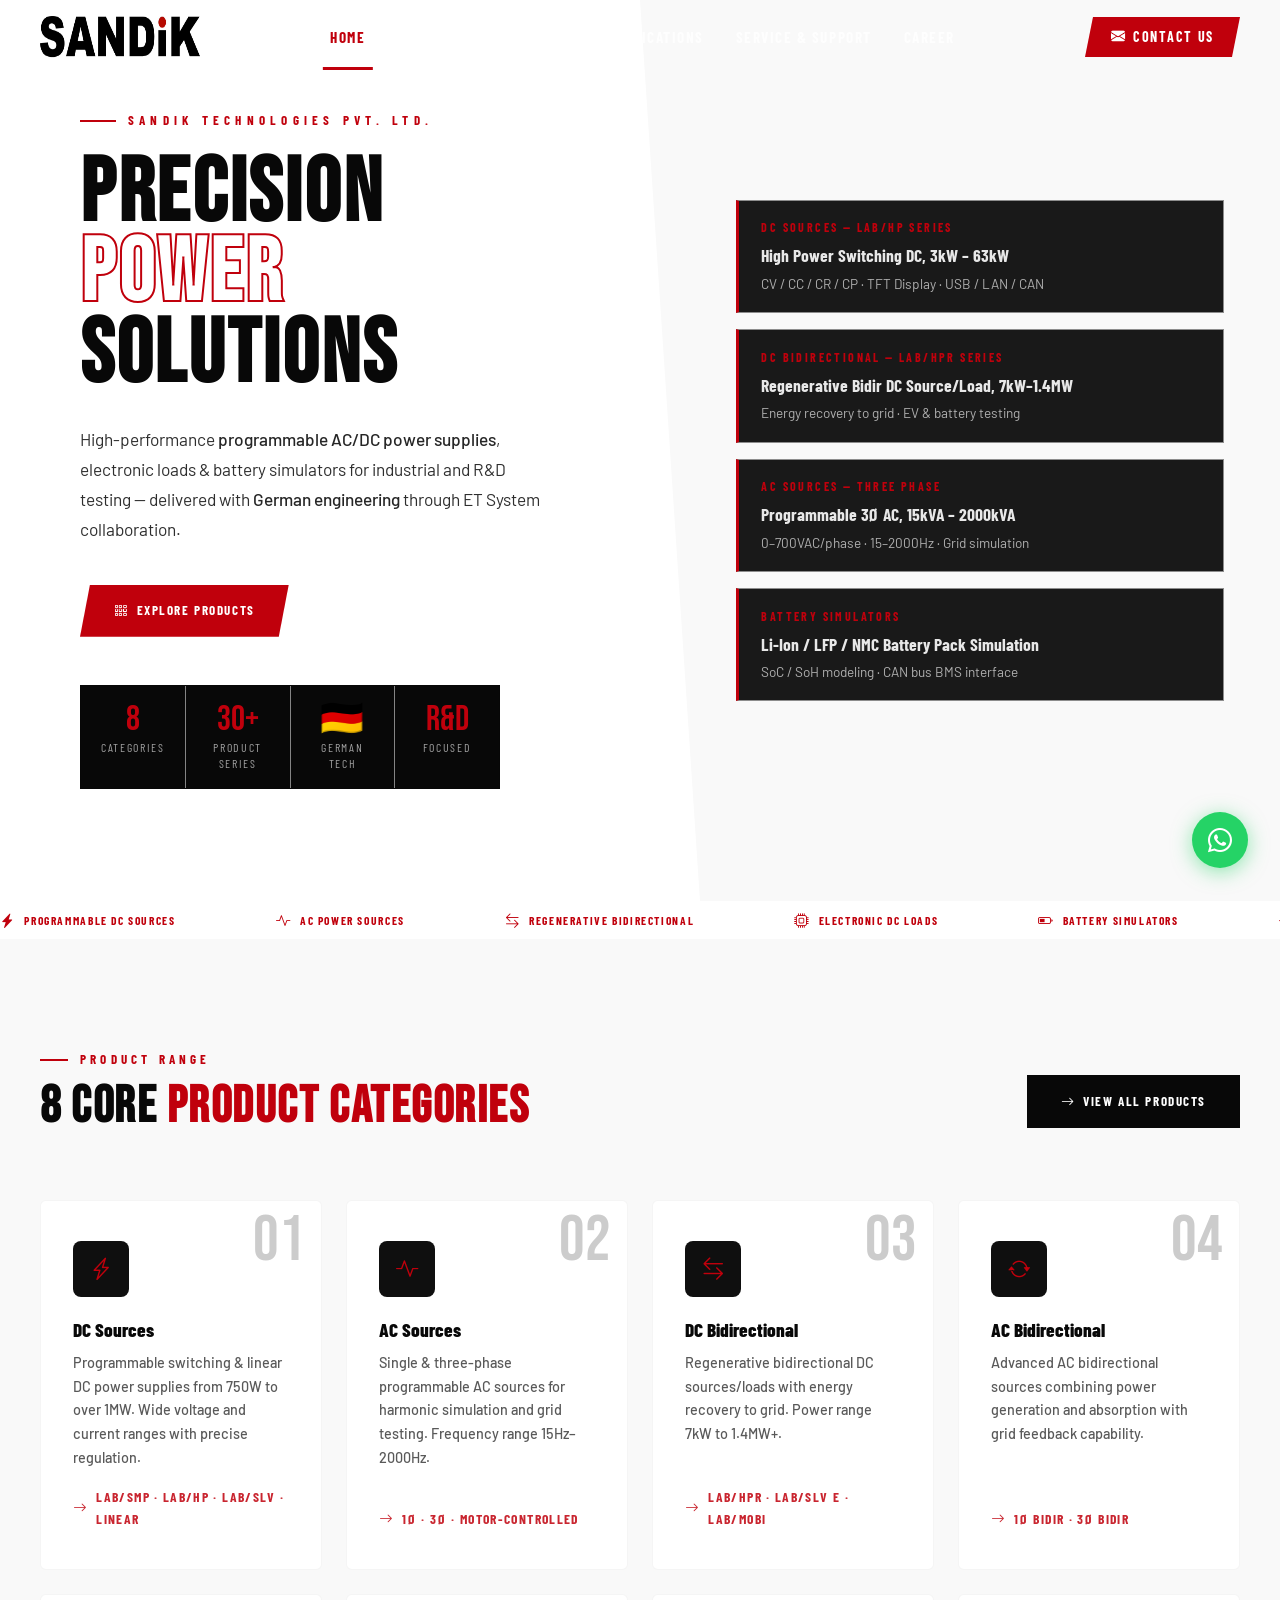
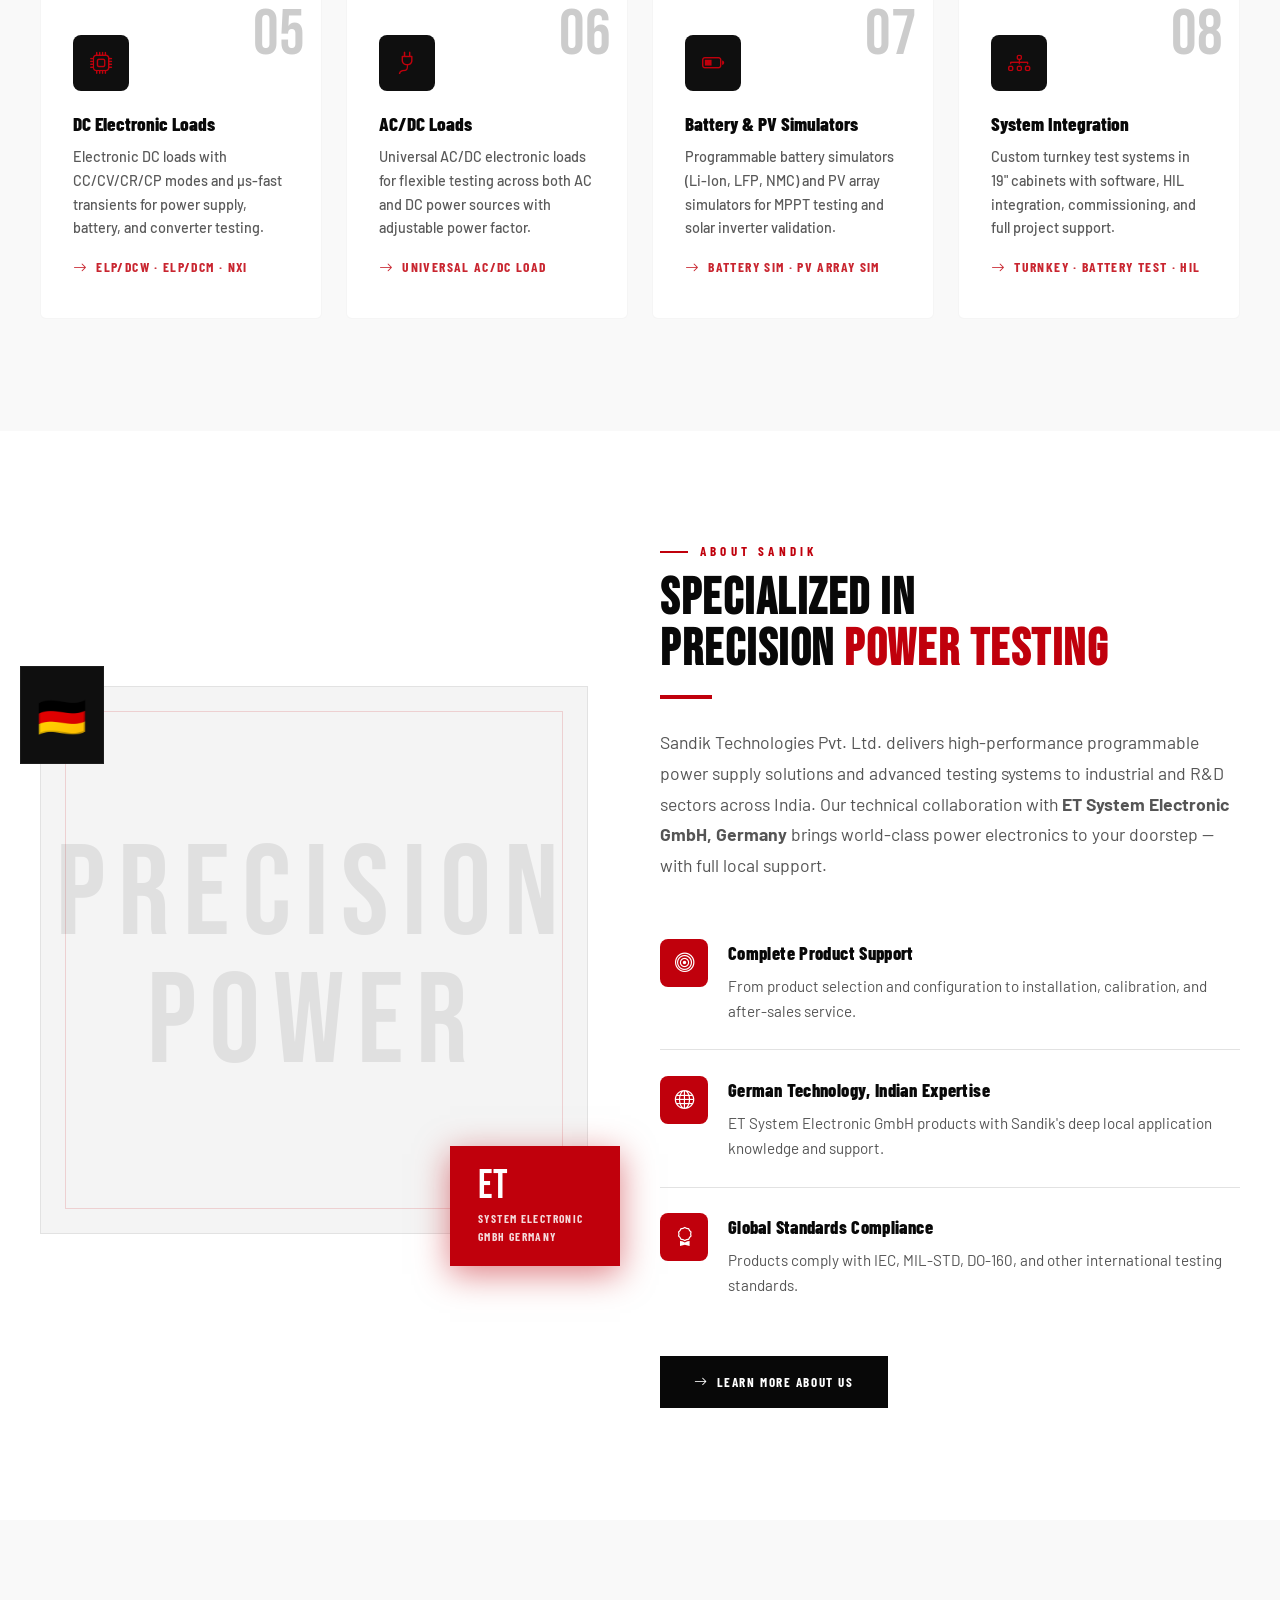
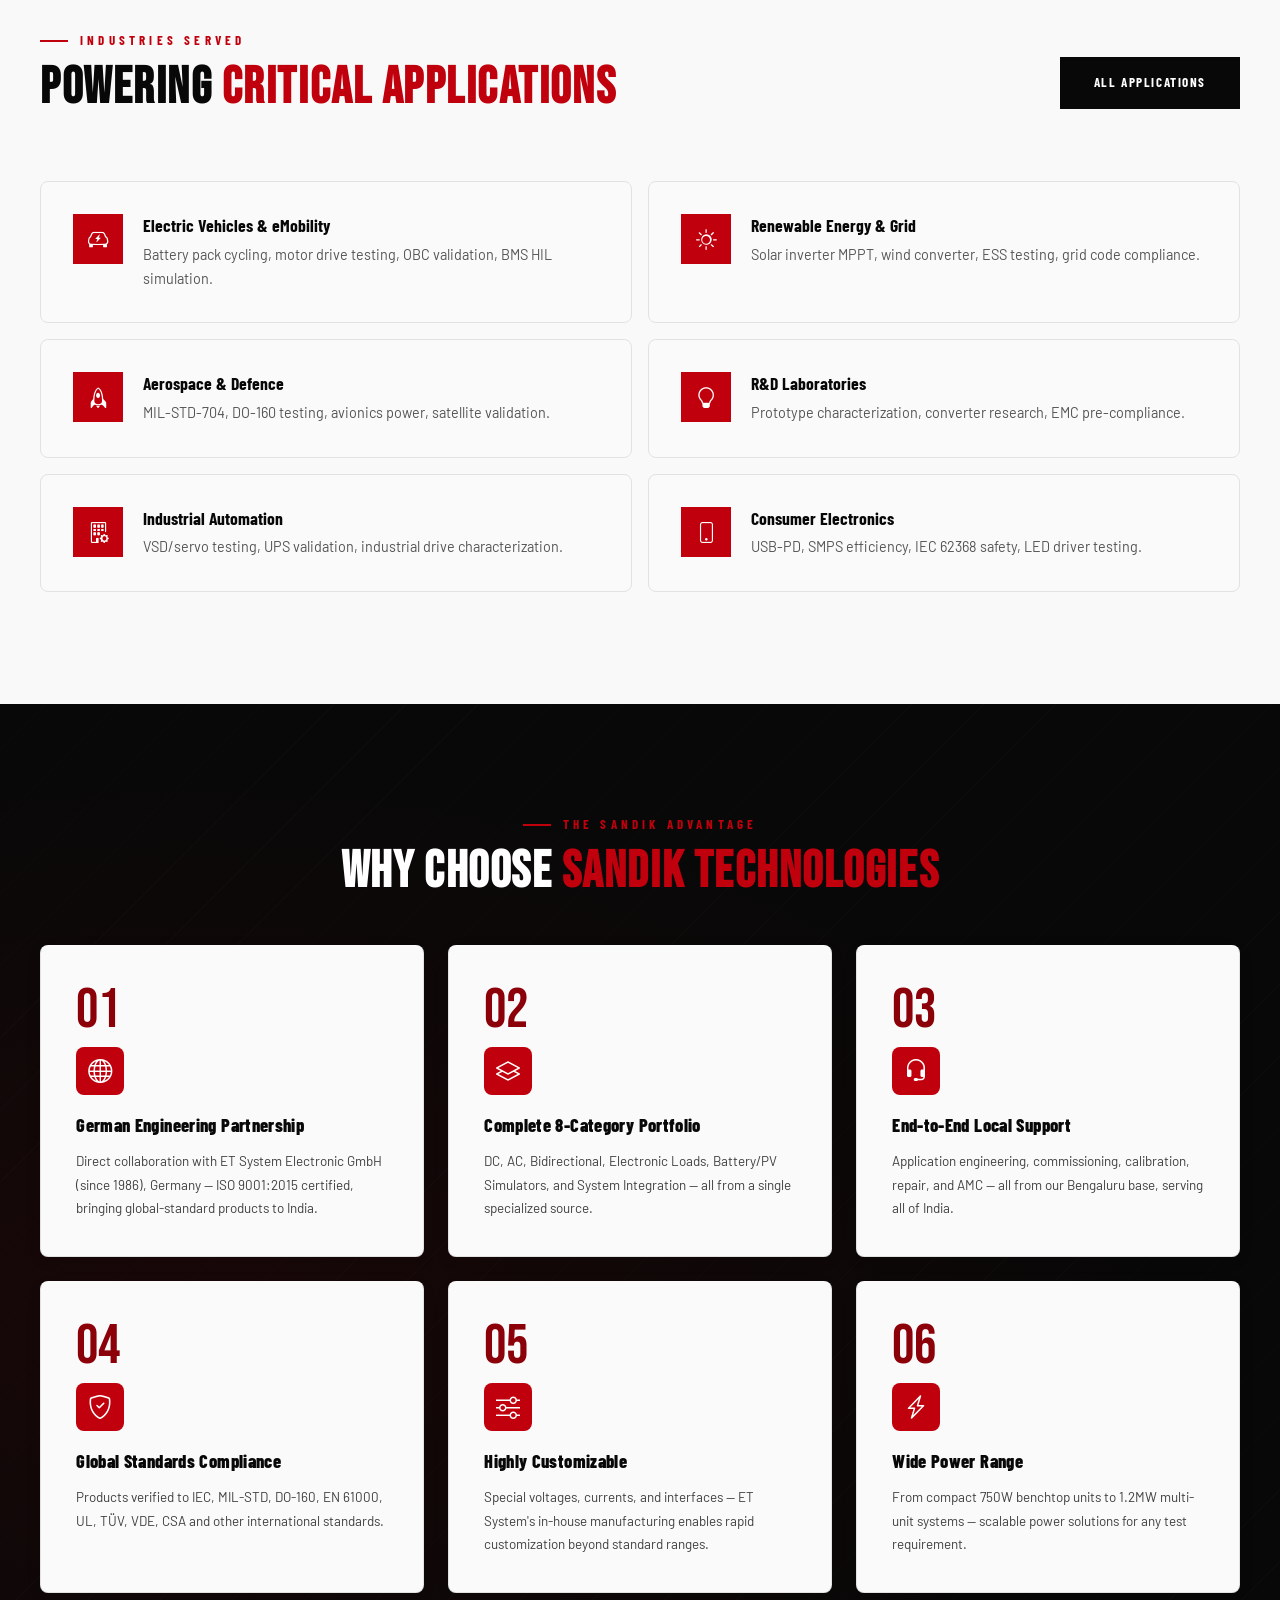
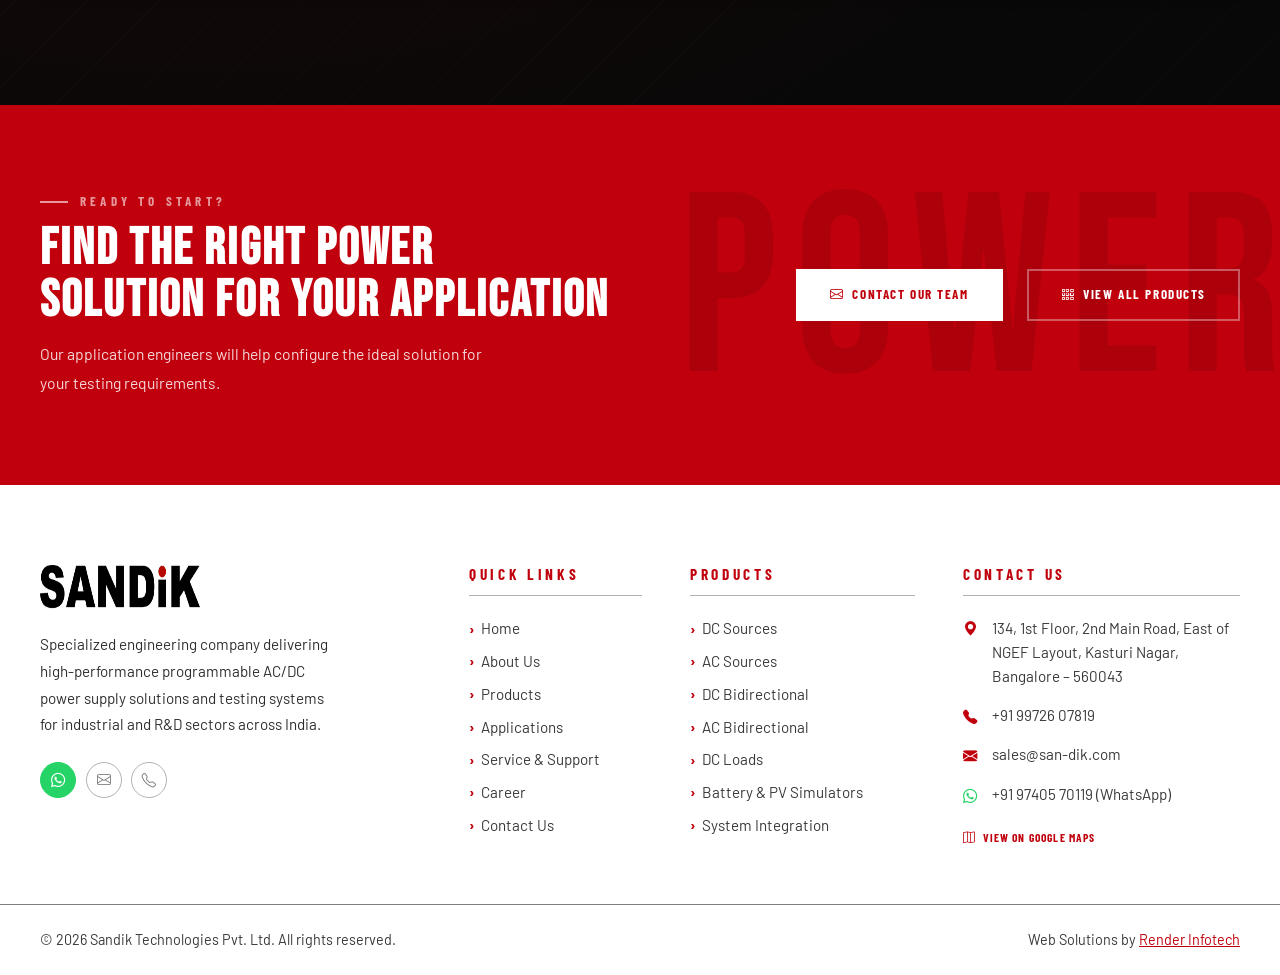
<file: html/index.html>
<!doctype html>
<html lang="en">
  <head>
    <meta charset="UTF-8" />
    <meta name="viewport" content="width=device-width, initial-scale=1.0" />
    <meta
      name="description"
      content="Sandik Technologies — High-performance programmable AC/DC power supply solutions and testing systems for industrial and R&D sectors. Technical collaboration with ET System Electronic GmbH, Germany."
    />
    <meta
      name="keywords"
      content="programmable power supply, DC source, AC source, electronic load, battery simulator, Sandik Technologies, ET System India"
    />
    <title>Sandik Technologies Pvt. Ltd. | Precision Power Solutions</title>

    <!-- Favicon placeholder -->
    <link rel="icon" href="../assets/images/favicon-logo.jpg" />

    <!-- Google Fonts -->
    <link rel="preconnect" href="https://fonts.googleapis.com" />
    <link rel="preconnect" href="https://fonts.gstatic.com" crossorigin />
    <link
      href="https://fonts.googleapis.com/css2?family=Bebas+Neue&family=Barlow+Condensed:wght@300;400;600;700;800&family=Barlow:wght@300;400;500;600&display=swap"
      rel="stylesheet"
    />

    <!-- Bootstrap Icons -->
    <link
      rel="stylesheet"
      href="https://cdn.jsdelivr.net/npm/bootstrap-icons@1.11.3/font/bootstrap-icons.css"
    />

    <!-- Stylesheets -->
    <link rel="stylesheet" href="../css/main.css" />
    <link rel="stylesheet" href="../css/components.css" />
    <link rel="stylesheet" href="../css/animations.css" />
    <link rel="stylesheet" href="../css/responsive.css" />
  </head>
  <body>
    <!-- ── TOAST ─────────────────────────────────── -->
    <div class="toast" id="toast" role="alert"></div>

    <!-- ════════════════════════════════════════════
     HEADER
════════════════════════════════════════════ -->
    <header id="site-header">
      <div class="header-inner">
        <!-- Logo -->
        <a href="index.html" class="logo">
          <img
            src="../assets/images/logo.jpeg"
            alt="Sandik Technologies"
            width="160"
            height="42"
          />
        </a>

        <!-- Desktop Navigation -->
        <nav class="main-nav" role="navigation" aria-label="Main Navigation">
          <div class="nav-item">
            <a href="index.html" class="nav-link active">Home</a>
          </div>

          <div class="nav-item">
            <a href="about.html" class="nav-link">About Us</a>
          </div>

          <!-- Products Mega Menu -->
          <div class="nav-item">
            <a href="products.html" class="nav-link">
              Products
              <svg viewBox="0 0 10 6"><path d="M1 1l4 4 4-4" /></svg>
            </a>
            <div class="mega-dropdown">
              <div class="mega-col">
                <div class="mega-col-title">DC Power</div>
                <a
                  href="products.html?cat=dc-sources&sub=lab-smp"
                  class="mega-link"
                >
                  <div>
                    <div class="mega-link-title">DC Sources — LAB/SMP</div>
                    <div class="mega-link-desc">Switching, 750W–2.4kW</div>
                  </div>
                </a>
                <a
                  href="products.html?cat=dc-sources&sub=lab-hp"
                  class="mega-link"
                >
                  <div>
                    <div class="mega-link-title">DC Sources — LAB/HP</div>
                    <div class="mega-link-desc">High Power, 3kW–63kW</div>
                  </div>
                </a>
                <a
                  href="products.html?cat=dc-sources&sub=lab-slv"
                  class="mega-link"
                >
                  <div>
                    <div class="mega-link-title">DC Sources — LAB/SLV</div>
                    <div class="mega-link-desc">High Voltage, up to 2000V</div>
                  </div>
                </a>
                <a
                  href="products.html?cat=dc-sources&sub=lab-linear"
                  class="mega-link"
                >
                  <div>
                    <div class="mega-link-title">Linear DC Sources</div>
                    <div class="mega-link-desc">
                      Ultra-low ripple, regulated
                    </div>
                  </div>
                </a>
              </div>
              <div class="mega-col">
                <div class="mega-col-title">AC Power</div>
                <a
                  href="products.html?cat=ac-sources&sub=1ph"
                  class="mega-link"
                >
                  <div>
                    <div class="mega-link-title">AC Sources — Single Phase</div>
                    <div class="mega-link-desc">Programmable, 45Hz–1000Hz</div>
                  </div>
                </a>
                <a
                  href="products.html?cat=ac-sources&sub=3ph"
                  class="mega-link"
                >
                  <div>
                    <div class="mega-link-title">AC Sources — Three Phase</div>
                    <div class="mega-link-desc">
                      Up to 2000kVA, worldwide grids
                    </div>
                  </div>
                </a>
                <a
                  href="products.html?cat=dc-bidir&sub=lab-hpr"
                  class="mega-link"
                >
                  <div>
                    <div class="mega-link-title">
                      DC Bidirectional — LAB/HPR
                    </div>
                    <div class="mega-link-desc">Regenerative, 7kW–1.4MW</div>
                  </div>
                </a>
                <a href="products.html?cat=ac-bidir" class="mega-link">
                  <div>
                    <div class="mega-link-title">AC Bidirectional</div>
                    <div class="mega-link-desc">Single & Three Phase</div>
                  </div>
                </a>
              </div>
              <div class="mega-col">
                <div class="mega-col-title">Loads & Simulators</div>
                <a
                  href="products.html?cat=dc-loads&sub=elp-dcw"
                  class="mega-link"
                >
                  <div>
                    <div class="mega-link-title">DC Loads — ELP/DCW</div>
                    <div class="mega-link-desc">High Speed, µs transients</div>
                  </div>
                </a>
                <a href="products.html?cat=dc-loads&sub=nxi" class="mega-link">
                  <div>
                    <div class="mega-link-title">
                      DC Loads — NXI Multi-Channel
                    </div>
                    <div class="mega-link-desc">Up to 16 channels per unit</div>
                  </div>
                </a>
                <a
                  href="products.html?cat=battery-pv-sim&sub=bat-sim"
                  class="mega-link"
                >
                  <div>
                    <div class="mega-link-title">Battery Simulators</div>
                    <div class="mega-link-desc">Li-Ion, LFP, NMC, CAN BMS</div>
                  </div>
                </a>
                <a href="products.html?cat=system-solutions" class="mega-link">
                  <div>
                    <div class="mega-link-title">System Integration</div>
                    <div class="mega-link-desc">Turnkey, HIL, Battery Test</div>
                  </div>
                </a>
              </div>
            </div>
          </div>

          <div class="nav-item">
            <a href="applications.html" class="nav-link">Applications</a>
          </div>

          <div class="nav-item">
            <a href="service-support.html" class="nav-link"
              >Service &amp; Support</a
            >
          </div>

          <div class="nav-item">
            <a href="career.html" class="nav-link">Career</a>
          </div>
        </nav>

        <!-- CTA + Hamburger -->
        <a href="contact.html" class="header-cta">
          <i class="bi bi-envelope-fill"></i> Contact Us
        </a>

        <button
          class="hamburger"
          id="hamburger"
          aria-label="Toggle menu"
          aria-expanded="false"
        >
          <span></span><span></span><span></span>
        </button>
      </div>
      <!-- /header-inner -->

      <!-- Mobile Menu -->
      <nav class="mobile-menu" id="mobileMenu" aria-label="Mobile Navigation">
        <a href="index.html" class="mob-link">Home</a>
        <a href="about.html" class="mob-link">About Us</a>
        <a href="products.html" class="mob-link">Products</a>
        <a href="products.html?cat=dc-sources" class="mob-sub">→ DC Sources</a>
        <a href="products.html?cat=ac-sources" class="mob-sub">→ AC Sources</a>
        <a href="products.html?cat=dc-bidir" class="mob-sub"
          >→ DC Bidirectional</a
        >
        <a href="products.html?cat=dc-loads" class="mob-sub"
          >→ DC Electronic Loads</a
        >
        <a href="products.html?cat=battery-pv-sim" class="mob-sub"
          >→ Battery &amp; PV Simulators</a
        >
        <a href="products.html?cat=system-solutions" class="mob-sub"
          >→ System Solutions</a
        >
        <a href="applications.html" class="mob-link">Applications</a>
        <a href="service-support.html" class="mob-link"
          >Service &amp; Support</a
        >
        <a href="career.html" class="mob-link">Career</a>
        <a href="contact.html" class="mob-link">Contact Us</a>
      </nav>
    </header>
    <!-- /HEADER -->

    <!-- ════════════════════════════════════════════
     HERO
════════════════════════════════════════════ -->
    <section class="hero-wrap">
      <!-- Animated background grid (right panel) -->
      <div
        class="hero-grid"
        style="position: absolute; inset: 0; z-index: 0; pointer-events: none"
      ></div>

      <!-- Left content -->
      <div class="hero-left-panel">
        <div class="hero-eyebrow">Sandik Technologies Pvt. Ltd.</div>

        <h1 class="hero-title-main">
          Precision<br />
          <span class="outline-text">Power</span><br />
          Solutions
        </h1>

        <p class="hero-subtitle">
          High-performance <strong>programmable AC/DC power supplies</strong>,
          electronic loads &amp; battery simulators for industrial and R&amp;D
          testing — delivered with <strong>German engineering</strong> through
          ET System collaboration.
        </p>

        <div class="hero-actions">
          <a href="products.html" class="btn btn-red">
            <i class="bi bi-grid-3x3-gap"></i> Explore Products
          </a>
          <a href="contact.html" class="btn btn-outline">
            <i class="bi bi-envelope"></i> Get In Touch
          </a>
        </div>

        <div class="hero-stats-row">
          <div class="hero-stat">
            <span class="hero-stat-num">8</span>
            <span class="hero-stat-lbl">Categories</span>
          </div>
          <div class="hero-stat">
            <span class="hero-stat-num">30+</span>
            <span class="hero-stat-lbl">Product Series</span>
          </div>
          <div class="hero-stat">
            <span class="hero-stat-num">🇩🇪</span>
            <span class="hero-stat-lbl">German Tech</span>
          </div>
          <div class="hero-stat">
            <span class="hero-stat-num">R&amp;D</span>
            <span class="hero-stat-lbl">Focused</span>
          </div>
        </div>
      </div>

      <!-- Right panel -->
      <div class="hero-right-panel">
        <div class="hero-grid"></div>
        <div class="hero-diagonal"></div>
        <div class="hero-products-list">
          <a
            href="products.html?cat=dc-sources&sub=lab-hp"
            class="hero-product-teaser"
          >
            <div class="hpt-cat">DC Sources — LAB/HP Series</div>
            <div class="hpt-name">High Power Switching DC, 3kW – 63kW</div>
            <div class="hpt-spec">
              CV / CC / CR / CP · TFT Display · USB / LAN / CAN
            </div>
          </a>
          <a
            href="products.html?cat=dc-bidir&sub=lab-hpr"
            class="hero-product-teaser"
          >
            <div class="hpt-cat">DC Bidirectional — LAB/HPR Series</div>
            <div class="hpt-name">
              Regenerative Bidir DC Source/Load, 7kW–1.4MW
            </div>
            <div class="hpt-spec">
              Energy recovery to grid · EV &amp; battery testing
            </div>
          </a>
          <a
            href="products.html?cat=ac-sources&sub=3ph"
            class="hero-product-teaser"
          >
            <div class="hpt-cat">AC Sources — Three Phase</div>
            <div class="hpt-name">Programmable 3Ø AC, 15kVA – 2000kVA</div>
            <div class="hpt-spec">
              0–700VAC/phase · 15–2000Hz · Grid simulation
            </div>
          </a>
          <a
            href="products.html?cat=battery-pv-sim&sub=bat-sim"
            class="hero-product-teaser"
          >
            <div class="hpt-cat">Battery Simulators</div>
            <div class="hpt-name">
              Li-Ion / LFP / NMC Battery Pack Simulation
            </div>
            <div class="hpt-spec">
              SoC / SoH modeling · CAN bus BMS interface
            </div>
          </a>
        </div>
      </div>
    </section>
    <!-- /HERO -->

    <!-- FEATURE RIBBON -->
    <div class="feature-ribbon" aria-hidden="true">
      <div class="ribbon-track">
        <!-- Items (doubled for seamless loop) -->
        <span class="ribbon-item"
          ><i class="bi bi-lightning-charge-fill"></i>Programmable DC
          Sources</span
        >
        <span class="ribbon-sep"></span>
        <span class="ribbon-item"
          ><i class="bi bi-activity"></i>AC Power Sources</span
        >
        <span class="ribbon-sep"></span>
        <span class="ribbon-item"
          ><i class="bi bi-arrow-left-right"></i>Regenerative
          Bidirectional</span
        >
        <span class="ribbon-sep"></span>
        <span class="ribbon-item"
          ><i class="bi bi-cpu"></i>Electronic DC Loads</span
        >
        <span class="ribbon-sep"></span>
        <span class="ribbon-item"
          ><i class="bi bi-battery-half"></i>Battery Simulators</span
        >
        <span class="ribbon-sep"></span>
        <span class="ribbon-item"
          ><i class="bi bi-sun"></i>PV Array Simulators</span
        >
        <span class="ribbon-sep"></span>
        <span class="ribbon-item"
          ><i class="bi bi-diagram-3"></i>System Integration</span
        >
        <span class="ribbon-sep"></span>
        <span class="ribbon-item"
          ><i class="bi bi-shield-check"></i>Global Standards</span
        >
        <span class="ribbon-sep"></span>
        <!-- Duplicate -->
        <span class="ribbon-item"
          ><i class="bi bi-lightning-charge-fill"></i>Programmable DC
          Sources</span
        >
        <span class="ribbon-sep"></span>
        <span class="ribbon-item"
          ><i class="bi bi-activity"></i>AC Power Sources</span
        >
        <span class="ribbon-sep"></span>
        <span class="ribbon-item"
          ><i class="bi bi-arrow-left-right"></i>Regenerative
          Bidirectional</span
        >
        <span class="ribbon-sep"></span>
        <span class="ribbon-item"
          ><i class="bi bi-cpu"></i>Electronic DC Loads</span
        >
        <span class="ribbon-sep"></span>
        <span class="ribbon-item"
          ><i class="bi bi-battery-half"></i>Battery Simulators</span
        >
        <span class="ribbon-sep"></span>
        <span class="ribbon-item"
          ><i class="bi bi-sun"></i>PV Array Simulators</span
        >
        <span class="ribbon-sep"></span>
        <span class="ribbon-item"
          ><i class="bi bi-diagram-3"></i>System Integration</span
        >
        <span class="ribbon-sep"></span>
        <span class="ribbon-item"
          ><i class="bi bi-shield-check"></i>Global Standards</span
        >
        <span class="ribbon-sep"></span>
      </div>
    </div>

    <!-- ════════════════════════════════════════════
     PRODUCT CATEGORIES
════════════════════════════════════════════ -->
    <section class="section section-alt">
      <div class="container">
        <div class="flex flex-between flex-wrap gap-4 mb-5 reveal">
          <div>
            <div class="section-label">Product Range</div>
            <h2 class="section-title">
              8 Core <span>Product Categories</span>
            </h2>
          </div>
          <a href="products.html" class="btn btn-dark reveal stagger-2">
            <i class="bi bi-arrow-right"></i> View All Products
          </a>
        </div>

        <div class="cat-cards-grid">
          <a
            href="products.html?cat=dc-sources"
            class="cat-card reveal delay-100"
          >
            <div class="cat-card-num">01</div>
            <div class="cat-card-icon">
              <i class="bi bi-lightning-charge"></i>
            </div>
            <div class="cat-card-title">DC Sources</div>
            <p class="cat-card-desc">
              Programmable switching &amp; linear DC power supplies from 750W to
              over 1MW. Wide voltage and current ranges with precise regulation.
            </p>
            <div class="cat-card-subs">
              <i class="bi bi-arrow-right"></i> LAB/SMP · LAB/HP · LAB/SLV ·
              Linear
            </div>
          </a>

          <a
            href="products.html?cat=ac-sources"
            class="cat-card reveal delay-200"
          >
            <div class="cat-card-num">02</div>
            <div class="cat-card-icon"><i class="bi bi-activity"></i></div>
            <div class="cat-card-title">AC Sources</div>
            <p class="cat-card-desc">
              Single &amp; three-phase programmable AC sources for harmonic
              simulation and grid testing. Frequency range 15Hz–2000Hz.
            </p>
            <div class="cat-card-subs">
              <i class="bi bi-arrow-right"></i> 1Ø · 3Ø · Motor-Controlled
            </div>
          </a>

          <a
            href="products.html?cat=dc-bidir"
            class="cat-card reveal delay-300"
          >
            <div class="cat-card-num">03</div>
            <div class="cat-card-icon">
              <i class="bi bi-arrow-left-right"></i>
            </div>
            <div class="cat-card-title">DC Bidirectional</div>
            <p class="cat-card-desc">
              Regenerative bidirectional DC sources/loads with energy recovery
              to grid. Power range 7kW to 1.4MW+.
            </p>
            <div class="cat-card-subs">
              <i class="bi bi-arrow-right"></i> LAB/HPR · LAB/SLV E · LAB/MOBI
            </div>
          </a>

          <a
            href="products.html?cat=ac-bidir"
            class="cat-card reveal delay-400"
          >
            <div class="cat-card-num">04</div>
            <div class="cat-card-icon"><i class="bi bi-arrow-repeat"></i></div>
            <div class="cat-card-title">AC Bidirectional</div>
            <p class="cat-card-desc">
              Advanced AC bidirectional sources combining power generation and
              absorption with grid feedback capability.
            </p>
            <div class="cat-card-subs">
              <i class="bi bi-arrow-right"></i> 1Ø Bidir · 3Ø Bidir
            </div>
          </a>

          <a
            href="products.html?cat=dc-loads"
            class="cat-card reveal delay-100"
          >
            <div class="cat-card-num">05</div>
            <div class="cat-card-icon"><i class="bi bi-cpu"></i></div>
            <div class="cat-card-title">DC Electronic Loads</div>
            <p class="cat-card-desc">
              Electronic DC loads with CC/CV/CR/CP modes and µs-fast transients
              for power supply, battery, and converter testing.
            </p>
            <div class="cat-card-subs">
              <i class="bi bi-arrow-right"></i> ELP/DCW · ELP/DCM · NXI
            </div>
          </a>

          <a
            href="products.html?cat=ac-dc-loads"
            class="cat-card reveal delay-200"
          >
            <div class="cat-card-num">06</div>
            <div class="cat-card-icon"><i class="bi bi-plug"></i></div>
            <div class="cat-card-title">AC/DC Loads</div>
            <p class="cat-card-desc">
              Universal AC/DC electronic loads for flexible testing across both
              AC and DC power sources with adjustable power factor.
            </p>
            <div class="cat-card-subs">
              <i class="bi bi-arrow-right"></i> Universal AC/DC Load
            </div>
          </a>

          <a
            href="products.html?cat=battery-pv-sim"
            class="cat-card reveal delay-300"
          >
            <div class="cat-card-num">07</div>
            <div class="cat-card-icon"><i class="bi bi-battery-half"></i></div>
            <div class="cat-card-title">Battery &amp; PV Simulators</div>
            <p class="cat-card-desc">
              Programmable battery simulators (Li-Ion, LFP, NMC) and PV array
              simulators for MPPT testing and solar inverter validation.
            </p>
            <div class="cat-card-subs">
              <i class="bi bi-arrow-right"></i> Battery Sim · PV Array Sim
            </div>
          </a>

          <a
            href="products.html?cat=system-solutions"
            class="cat-card reveal delay-400"
          >
            <div class="cat-card-num">08</div>
            <div class="cat-card-icon"><i class="bi bi-diagram-3"></i></div>
            <div class="cat-card-title">System Integration</div>
            <p class="cat-card-desc">
              Custom turnkey test systems in 19" cabinets with software, HIL
              integration, commissioning, and full project support.
            </p>
            <div class="cat-card-subs">
              <i class="bi bi-arrow-right"></i> Turnkey · Battery Test · HIL
            </div>
          </a>
        </div>
      </div>
    </section>

    <!-- ════════════════════════════════════════════
     ABOUT TEASER
════════════════════════════════════════════ -->
    <section class="section">
      <div class="container">
        <div class="grid-2">
          <!-- Image side -->
          <div class="reveal reveal-left">
            <div
              style="
                position: relative;
                padding-bottom: 2rem;
                padding-right: 2rem;
              "
            >
              <!-- Main frame -->
              <div
                style="
                  background: var(--light);
                  border: 1px solid var(--border);
                  aspect-ratio: 1;
                  display: flex;
                  align-items: center;
                  justify-content: center;
                  overflow: hidden;
                  position: relative;
                "
              >
                <div
                  style="
                    font-family: var(--font-display);
                    font-size: 8rem;
                    color: rgba(0, 0, 0, 0.08);
                    letter-spacing: 0.1em;
                    line-height: 1;
                    text-align: center;
                    position: relative;
                    z-index: 1;
                  "
                >
                  PRECISION<br />POWER
                </div>
                <div
                  style="
                    position: absolute;
                    inset: 1.5rem;
                    border: 1px solid rgba(192, 0, 12, 0.15);
                    pointer-events: none;
                  "
                ></div>
              </div>
              <!-- DE badge -->
              <div
                style="
                  position: absolute;
                  top: -1.25rem;
                  left: -1.25rem;
                  background: var(--dark-1);
                  padding: 1rem;
                  font-size: 2.5rem;
                  border: 1px solid rgba(255, 255, 255, 0.06);
                "
              >
                🇩🇪
              </div>
              <!-- Float card -->
              <div
                style="
                  position: absolute;
                  bottom: 0;
                  right: 0;
                  background: var(--red);
                  color: var(--white);
                  padding: 1.25rem 1.75rem;
                  min-width: 170px;
                  box-shadow: 0 8px 32px rgba(192, 0, 12, 0.5);
                "
              >
                <div
                  style="
                    font-family: var(--font-display);
                    font-size: 2.5rem;
                    line-height: 1;
                  "
                >
                  ET
                </div>
                <div
                  style="
                    font-family: var(--font-heading);
                    font-weight: 700;
                    font-size: 0.72rem;
                    letter-spacing: 0.12em;
                    text-transform: uppercase;
                    opacity: 0.85;
                    margin-top: 0.2rem;
                  "
                >
                  System Electronic<br />GmbH Germany
                </div>
              </div>
            </div>
          </div>

          <!-- Text side -->
          <div class="reveal reveal-right">
            <div class="section-label">About Sandik</div>
            <h2 class="section-title">
              Specialized in<br />Precision <span>Power Testing</span>
            </h2>
            <div class="red-rule"></div>
            <p class="section-body mb-4">
              Sandik Technologies Pvt. Ltd. delivers high-performance
              programmable power supply solutions and advanced testing systems
              to industrial and R&amp;D sectors across India. Our technical
              collaboration with
              <strong>ET System Electronic GmbH, Germany</strong> brings
              world-class power electronics to your doorstep — with full local
              support.
            </p>

            <div>
              <div class="about-pillar">
                <div class="about-pillar-icon">
                  <i class="bi bi-bullseye"></i>
                </div>
                <div>
                  <div class="about-pillar-title">Complete Product Support</div>
                  <p class="about-pillar-desc">
                    From product selection and configuration to installation,
                    calibration, and after-sales service.
                  </p>
                </div>
              </div>
              <div class="about-pillar">
                <div class="about-pillar-icon"><i class="bi bi-globe"></i></div>
                <div>
                  <div class="about-pillar-title">
                    German Technology, Indian Expertise
                  </div>
                  <p class="about-pillar-desc">
                    ET System Electronic GmbH products with Sandik's deep local
                    application knowledge and support.
                  </p>
                </div>
              </div>
              <div class="about-pillar">
                <div class="about-pillar-icon"><i class="bi bi-award"></i></div>
                <div>
                  <div class="about-pillar-title">
                    Global Standards Compliance
                  </div>
                  <p class="about-pillar-desc">
                    Products comply with IEC, MIL-STD, DO-160, and other
                    international testing standards.
                  </p>
                </div>
              </div>
            </div>

            <a href="about.html" class="btn btn-dark mt-4">
              <i class="bi bi-arrow-right"></i> Learn More About Us
            </a>
          </div>
        </div>
      </div>
    </section>

    <!-- ════════════════════════════════════════════
     APPLICATIONS
════════════════════════════════════════════ -->
    <section class="section section-alt">
      <div class="container">
        <div class="grid-2 mb-5 reveal">
          <div>
            <div class="section-label">Industries Served</div>
            <h2 class="section-title">
              Powering <span>Critical Applications</span>
            </h2>
          </div>
          <div
            class="flex"
            style="align-items: flex-end; justify-content: flex-end"
          >
            <a href="applications.html" class="btn btn-dark"
              >All Applications</a
            >
          </div>
        </div>

        <div class="app-mini-grid">
          <a href="applications.html#ev" class="app-mini-card reveal delay-100">
            <div class="app-mini-icon"><i class="bi bi-ev-front"></i></div>
            <div>
              <div class="app-mini-title">
                Electric Vehicles &amp; eMobility
              </div>
              <p class="app-mini-desc">
                Battery pack cycling, motor drive testing, OBC validation, BMS
                HIL simulation.
              </p>
            </div>
          </a>
          <a
            href="applications.html#renewable"
            class="app-mini-card reveal delay-200"
          >
            <div class="app-mini-icon"><i class="bi bi-sun"></i></div>
            <div>
              <div class="app-mini-title">Renewable Energy &amp; Grid</div>
              <p class="app-mini-desc">
                Solar inverter MPPT, wind converter, ESS testing, grid code
                compliance.
              </p>
            </div>
          </a>
          <a
            href="applications.html#aerospace"
            class="app-mini-card reveal delay-300"
          >
            <div class="app-mini-icon"><i class="bi bi-rocket"></i></div>
            <div>
              <div class="app-mini-title">Aerospace &amp; Defence</div>
              <p class="app-mini-desc">
                MIL-STD-704, DO-160 testing, avionics power, satellite
                validation.
              </p>
            </div>
          </a>
          <a href="applications.html#rd" class="app-mini-card reveal delay-400">
            <div class="app-mini-icon"><i class="bi bi-lightbulb"></i></div>
            <div>
              <div class="app-mini-title">R&amp;D Laboratories</div>
              <p class="app-mini-desc">
                Prototype characterization, converter research, EMC
                pre-compliance.
              </p>
            </div>
          </a>
          <a
            href="applications.html#industrial"
            class="app-mini-card reveal delay-100"
          >
            <div class="app-mini-icon"><i class="bi bi-building-gear"></i></div>
            <div>
              <div class="app-mini-title">Industrial Automation</div>
              <p class="app-mini-desc">
                VSD/servo testing, UPS validation, industrial drive
                characterization.
              </p>
            </div>
          </a>
          <a
            href="applications.html#consumer"
            class="app-mini-card reveal delay-200"
          >
            <div class="app-mini-icon"><i class="bi bi-phone"></i></div>
            <div>
              <div class="app-mini-title">Consumer Electronics</div>
              <p class="app-mini-desc">
                USB-PD, SMPS efficiency, IEC 62368 safety, LED driver testing.
              </p>
            </div>
          </a>
        </div>
      </div>
    </section>

    <!-- ════════════════════════════════════════════
     WHY SANDIK
════════════════════════════════════════════ -->
    <section class="section section-dark">
      <div class="container" style="position: relative; z-index: 1">
        <div class="text-center mb-5 reveal">
          <div class="section-label" style="justify-content: center">
            The Sandik Advantage
          </div>
          <h2 class="section-title light">
            Why Choose <span>Sandik Technologies</span>
          </h2>
        </div>

        <div class="why-grid">
          <div class="why-card reveal delay-100">
            <div class="why-num">01</div>
            <i class="why-icon bi bi-globe"></i>
            <div class="why-title">German Engineering Partnership</div>
            <p class="why-text">
              Direct collaboration with ET System Electronic GmbH (since 1986),
              Germany — ISO 9001:2015 certified, bringing global-standard
              products to India.
            </p>
          </div>
          <div class="why-card reveal delay-200">
            <div class="why-num">02</div>
            <i class="why-icon bi bi-layers"></i>
            <div class="why-title">Complete 8-Category Portfolio</div>
            <p class="why-text">
              DC, AC, Bidirectional, Electronic Loads, Battery/PV Simulators,
              and System Integration — all from a single specialized source.
            </p>
          </div>
          <div class="why-card reveal delay-300">
            <div class="why-num">03</div>
            <i class="why-icon bi bi-headset"></i>
            <div class="why-title">End-to-End Local Support</div>
            <p class="why-text">
              Application engineering, commissioning, calibration, repair, and
              AMC — all from our Bengaluru base, serving all of India.
            </p>
          </div>
          <div class="why-card reveal delay-400">
            <div class="why-num">04</div>
            <i class="why-icon bi bi-shield-check"></i>
            <div class="why-title">Global Standards Compliance</div>
            <p class="why-text">
              Products verified to IEC, MIL-STD, DO-160, EN 61000, UL, TÜV, VDE,
              CSA and other international standards.
            </p>
          </div>
          <div class="why-card reveal delay-100">
            <div class="why-num">05</div>
            <i class="why-icon bi bi-sliders"></i>
            <div class="why-title">Highly Customizable</div>
            <p class="why-text">
              Special voltages, currents, and interfaces — ET System's in-house
              manufacturing enables rapid customization beyond standard ranges.
            </p>
          </div>
          <div class="why-card reveal delay-200">
            <div class="why-num">06</div>
            <i class="why-icon bi bi-lightning-charge"></i>
            <div class="why-title">Wide Power Range</div>
            <p class="why-text">
              From compact 750W benchtop units to 1.2MW multi-unit systems —
              scalable power solutions for any test requirement.
            </p>
          </div>
        </div>
      </div>
    </section>

    <!-- ════════════════════════════════════════════
     CTA
════════════════════════════════════════════ -->
    <section class="cta-section section-red">
      <div class="container" style="position: relative; z-index: 1">
        <div class="flex flex-between flex-wrap gap-4 reveal">
          <div>
            <div class="section-label" style="--red: rgba(255, 255, 255, 0.6)">
              Ready to Start?
            </div>
            <h2
              style="
                font-family: var(--font-display);
                font-size: clamp(2rem, 4vw, 3.5rem);
                color: var(--white);
                letter-spacing: 0.04em;
                line-height: 1.02;
                margin-bottom: 0.75rem;
              "
            >
              Find the Right Power<br />Solution for Your Application
            </h2>
            <p
              style="
                color: rgba(255, 255, 255, 0.85);
                font-size: 0.98rem;
                max-width: 460px;
                line-height: 1.85;
              "
            >
              Our application engineers will help configure the ideal solution
              for your testing requirements.
            </p>
          </div>
          <div class="flex flex-wrap gap-3" style="align-items: center">
            <a href="contact.html" class="btn btn-white">
              <i class="bi bi-envelope"></i> Contact Our Team
            </a>
            <a href="products.html" class="btn btn-outline">
              <i class="bi bi-grid-3x3-gap"></i> View All Products
            </a>
          </div>
        </div>
      </div>
    </section>

    <!-- PARTNER STRIP -->
    <!-- <section
      style="
        padding: 2.5rem 0;
        background: var(--lighter);
        border-top: 1px solid var(--border);
      "
    >
      <div class="container">
        <div
          class="reveal flex flex-between flex-wrap gap-4"
          style="
            background: var(--white);
            border: 1px solid var(--border);
            padding: 1.5rem 2rem;
            max-width: 760px;
          "
        >
          <div style="font-size: 2.8rem; flex-shrink: 0">🇩🇪</div>
          <div>
            <div
              style="
                font-family: var(--font-heading);
                font-weight: 700;
                font-size: 0.65rem;
                letter-spacing: 0.18em;
                text-transform: uppercase;
                color: var(--mid);
                margin-bottom: 0.3rem;
              "
            >
              In Technical Collaboration With
            </div>
            <div
              style="
                font-family: var(--font-heading);
                font-weight: 800;
                font-size: 1.15rem;
              "
            >
              ET System Electronic GmbH, Germany
            </div>
            <div
              style="font-size: 0.8rem; color: var(--mid); margin-top: 0.2rem"
            >
              Manufacturers of high-precision programmable power electronics
              since 1986
            </div>
          </div>
          <a
            href="https://www.et-system.de/en/"
            target="_blank"
            rel="noopener"
            class="btn btn-red btn-sm"
            style="white-space: nowrap; align-self: center"
          >
            <i class="bi bi-box-arrow-up-right"></i> Visit ET System
          </a>
        </div>
      </div>
    </section> -->

    <!-- ════════════════════════════════════════════
     FOOTER
════════════════════════════════════════════ -->
    <footer class="site-footer">
      <div class="footer-main">
        <div class="container">
          <div class="footer-grid">
            <!-- Brand -->
            <div>
              <div class="footer-brand">
                <img
                  src="../assets/images/logo.jpeg"
                  alt="Sandik Technologies"
                  width="160"
                  height="44"
                />
              </div>
              <p class="footer-tagline">
                Specialized engineering company delivering high-performance
                programmable AC/DC power supply solutions and testing systems
                for industrial and R&amp;D sectors across India.
              </p>
              <div class="footer-socials">
                <a
                  href="https://wa.me/919740570119"
                  target="_blank"
                  rel="noopener"
                  class="social-btn"
                  aria-label="WhatsApp"
                  style="
                    background: #25d366;
                    border-color: #25d366;
                    color: white;
                  "
                >
                  <i class="bi bi-whatsapp"></i>
                </a>
                <a
                  href="mailto:sales@san-dik.com"
                  class="social-btn"
                  aria-label="Email"
                >
                  <i class="bi bi-envelope"></i>
                </a>
                <a
                  href="tel:+919972607819"
                  class="social-btn"
                  aria-label="Phone"
                >
                  <i class="bi bi-telephone"></i>
                </a>
              </div>
              <!-- <div
                style="
                  margin-top: 1.5rem;
                  font-family: var(--font-heading);
                  font-weight: 700;
                  font-size: 0.62rem;
                  letter-spacing: 0.18em;
                  text-transform: uppercase;
                  color: rgba(255, 255, 255, 0.2);
                  margin-bottom: 0.4rem;
                "
              >
                In Technical Collaboration With
              </div>
              <div
                style="
                  font-family: var(--font-heading);
                  font-weight: 700;
                  font-size: 0.88rem;
                  color: rgba(255, 255, 255, 0.45);
                "
              >
                🇩🇪 ET System Electronic GmbH, Germany
              </div> -->
            </div>

            <!-- Quick Links -->
            <div>
              <div class="footer-heading">Quick Links</div>
              <nav class="footer-links">
                <a href="index.html" class="footer-link">Home</a>
                <a href="about.html" class="footer-link">About Us</a>
                <a href="products.html" class="footer-link">Products</a>
                <a href="applications.html" class="footer-link">Applications</a>
                <a href="service-support.html" class="footer-link"
                  >Service &amp; Support</a
                >
                <a href="career.html" class="footer-link">Career</a>
                <a href="contact.html" class="footer-link">Contact Us</a>
              </nav>
            </div>

            <!-- Products -->
            <div>
              <div class="footer-heading">Products</div>
              <nav class="footer-links">
                <a href="products.html?cat=dc-sources" class="footer-link"
                  >DC Sources</a
                >
                <a href="products.html?cat=ac-sources" class="footer-link"
                  >AC Sources</a
                >
                <a href="products.html?cat=dc-bidir" class="footer-link"
                  >DC Bidirectional</a
                >
                <a href="products.html?cat=ac-bidir" class="footer-link"
                  >AC Bidirectional</a
                >
                <a href="products.html?cat=dc-loads" class="footer-link"
                  >DC Loads</a
                >
                <a href="products.html?cat=battery-pv-sim" class="footer-link"
                  >Battery &amp; PV Simulators</a
                >
                <a href="products.html?cat=system-solutions" class="footer-link"
                  >System Integration</a
                >
              </nav>
            </div>

            <!-- Contact -->
            <div>
              <div class="footer-heading">Contact Us</div>
              <div class="footer-contact-item">
                <i class="bi bi-geo-alt-fill"></i>
                <span
                  >134, 1st Floor, 2nd Main Road, East of NGEF Layout, Kasturi
                  Nagar, Bangalore – 560043</span
                >
              </div>
              <div class="footer-contact-item">
                <i class="bi bi-telephone-fill"></i>
                <a href="tel:+919972607819">+91 99726 07819</a>
              </div>
              <div class="footer-contact-item">
                <i class="bi bi-envelope-fill"></i>
                <a href="mailto:sales@san-dik.com">sales@san-dik.com</a>
              </div>
              <div class="footer-contact-item">
                <i class="bi bi-whatsapp" style="color: #25d366"></i>
                <a
                  href="https://wa.me/919740570119"
                  target="_blank"
                  rel="noopener"
                  >+91 97405 70119 (WhatsApp)</a
                >
              </div>
              <div style="margin-top: 1rem">
                <a
                  href="https://www.google.com/maps/place/ET+System+(India)/@13.0002992,77.6614706"
                  target="_blank"
                  rel="noopener"
                  style="
                    display: inline-flex;
                    align-items: center;
                    gap: 0.4rem;
                    color: var(--red);
                    font-family: var(--font-heading);
                    font-weight: 700;
                    font-size: 0.72rem;
                    letter-spacing: 0.1em;
                    text-transform: uppercase;
                  "
                >
                  <i class="bi bi-map"></i> View on Google Maps
                </a>
              </div>
            </div>
          </div>
        </div>
      </div>

      <div class="footer-bottom">
        <div class="container flex flex-between flex-wrap gap-2">
          <span
            >&copy; <span class="current-year"></span> Sandik Technologies Pvt.
            Ltd. All rights reserved.</span
          >
          <!-- <span
            >In technical collaboration with
            <a
              href="https://www.et-system.de/en/"
              target="_blank"
              rel="noopener"
              >ET System Electronic GmbH, Germany</a
            ></span
          > -->
          <span
            >Web Solutions by
            <a href="" target="_blank" rel="noopener">Render Infotech</a></span
          >
        </div>
      </div>
    </footer>

    <!-- ── FLOATING UI ────────────────────────────── -->
    <a
      href="https://wa.me/919740570119"
      target="_blank"
      rel="noopener"
      class="wa-fab"
      aria-label="Chat on WhatsApp"
    >
      <i class="bi bi-whatsapp"></i>
    </a>

    <button class="scroll-top" id="scrollTopBtn" aria-label="Scroll to top">
      <i class="bi bi-arrow-up"></i>
    </button>

    <!-- ── SCRIPTS ────────────────────────────────── -->
    <script src="../js/main.js"></script>
  </body>
</html>
</file>
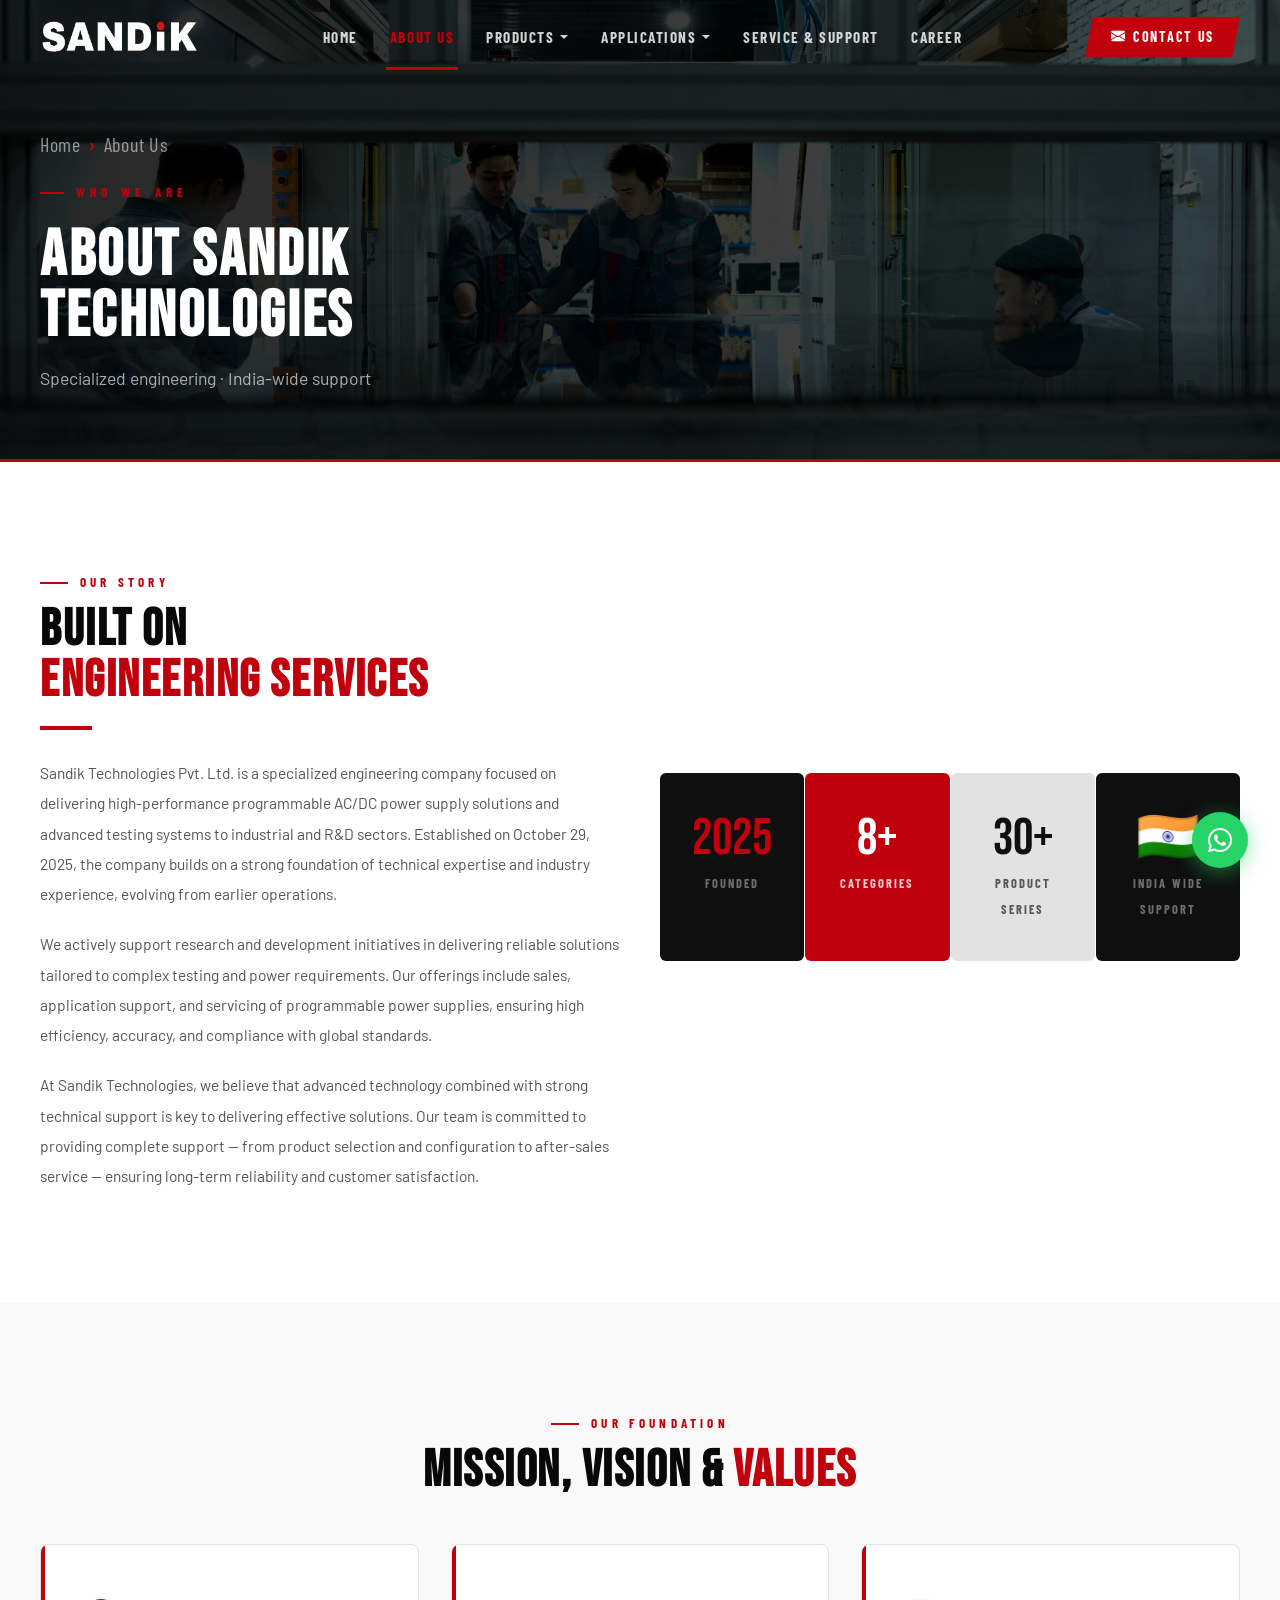
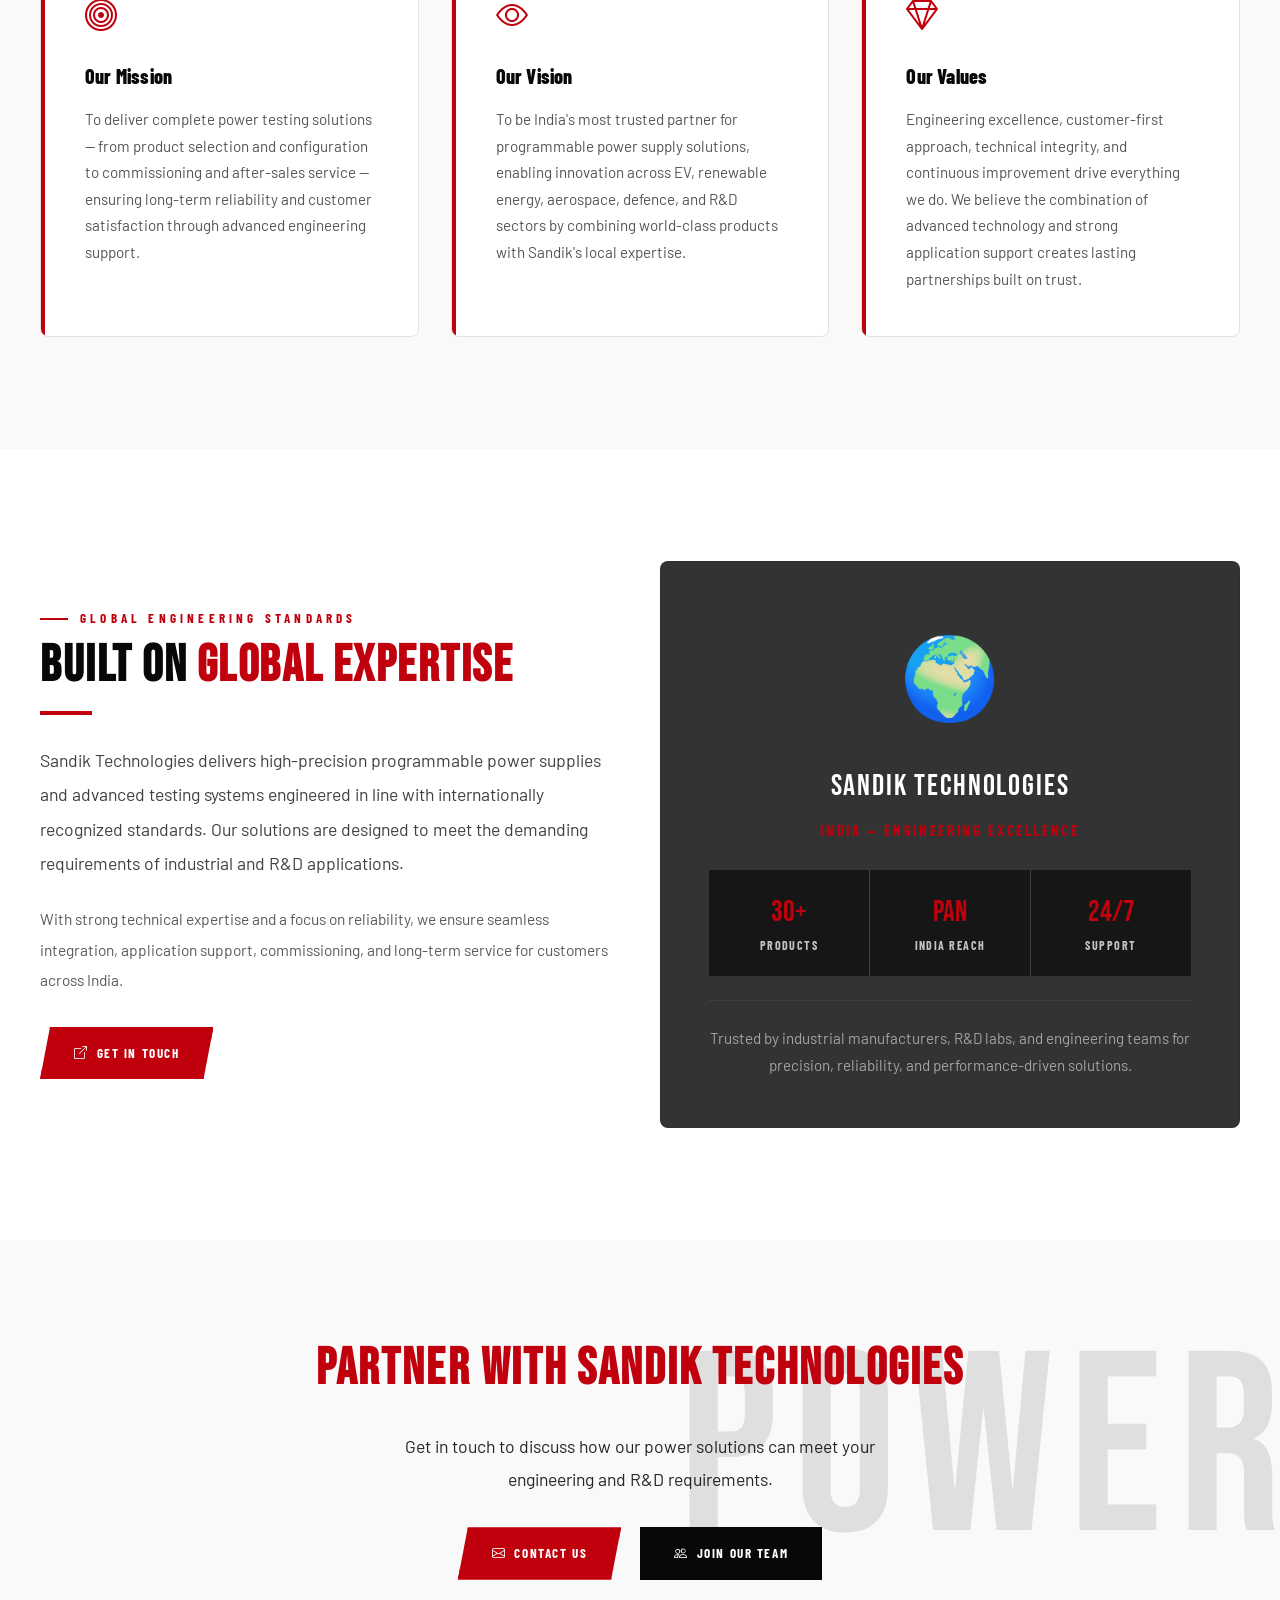
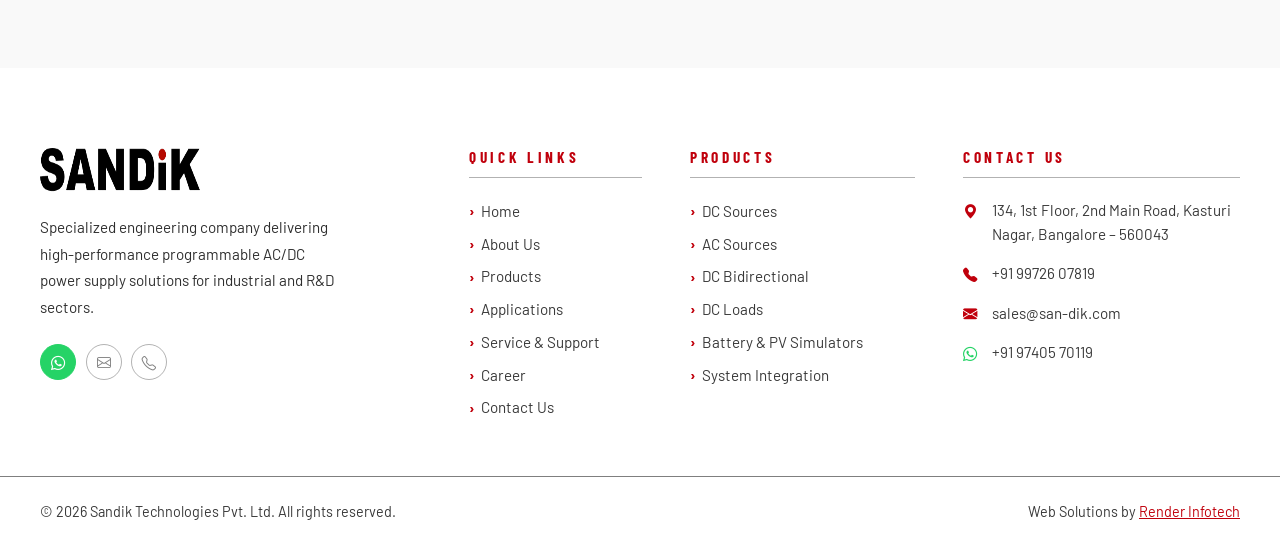
<file: about.html>
<!doctype html>
<html lang="en">
  <head>
    <meta charset="UTF-8" />
    <meta name="viewport" content="width=device-width, initial-scale=1.0" />
    <meta
      name="description"
      content="About Sandik Technologies — Specialized in programmable power supply solutions."
    />
    <title>About Us | Sandik Technologies Pvt. Ltd.</title>
    <link rel="icon" href="../assets/images/favicon-logo.jpg" />
    <link rel="preconnect" href="https://fonts.googleapis.com" />
    <link
      href="https://fonts.googleapis.com/css2?family=Bebas+Neue&family=Barlow+Condensed:wght@300;400;600;700;800&family=Barlow:wght@300;400;500;600&display=swap"
      rel="stylesheet"
    />
    <link
      rel="stylesheet"
      href="https://cdn.jsdelivr.net/npm/bootstrap-icons@1.11.3/font/bootstrap-icons.css"
    />
    <link rel="stylesheet" href="../css/main.css" />
    <link rel="stylesheet" href="../css/components.css" />
    <link rel="stylesheet" href="../css/animations.css" />
    <link rel="stylesheet" href="../css/responsive.css" />
  </head>
  <body>
    <div class="toast" id="toast"></div>

    <header id="site-header">
      <div class="header-inner">
        <a href="index.html" class="logo"
          ><img
            id="site-logo"
            src="../assets/images/logo-new.png"
            alt="Sandik Technologies"
            width="160"
            height="42"
        /></a>
        <nav class="main-nav">
          <div class="nav-item">
            <a href="index.html" class="nav-link">Home</a>
          </div>
          <div class="nav-item">
            <a href="about.html" class="nav-link active">About Us</a>
          </div>
          <div class="nav-item">
            <a href="products.html" class="nav-link"
              >Products <svg viewBox="0 0 10 6"><path d="M1 1l4 4 4-4" /></svg
            ></a>
            <div class="mega-dropdown">
              <div class="mega-col">
                <div class="mega-col-title">DC Power</div>
                <a
                  href="products.html?cat=dc-sources&sub=lab-smp"
                  class="mega-link"
                >
                  <div>
                    <div class="mega-link-title">DC Sources — LAB/SMP</div>
                    <div class="mega-link-desc">Switching, 750W–2.4kW</div>
                  </div>
                </a>
                <a
                  href="products.html?cat=dc-sources&sub=lab-hp"
                  class="mega-link"
                >
                  <div>
                    <div class="mega-link-title">DC Sources — LAB/HP</div>
                    <div class="mega-link-desc">High Power, 3kW–63kW</div>
                  </div>
                </a>
                <a
                  href="products.html?cat=dc-sources&sub=lab-slv"
                  class="mega-link"
                >
                  <div>
                    <div class="mega-link-title">DC Sources — LAB/SLV</div>
                    <div class="mega-link-desc">High Voltage, up to 2000V</div>
                  </div>
                </a>
                <a
                  href="products.html?cat=dc-sources&sub=lab-linear"
                  class="mega-link"
                >
                  <div>
                    <div class="mega-link-title">Linear DC Sources</div>
                    <div class="mega-link-desc">
                      Ultra-low ripple, regulated
                    </div>
                  </div>
                </a>
              </div>
              <div class="mega-col">
                <div class="mega-col-title">AC Power</div>
                <a
                  href="products.html?cat=ac-sources&sub=1ph"
                  class="mega-link"
                >
                  <div>
                    <div class="mega-link-title">AC Sources — Single Phase</div>
                    <div class="mega-link-desc">Programmable, 45Hz–1000Hz</div>
                  </div>
                </a>
                <a
                  href="products.html?cat=ac-sources&sub=3ph"
                  class="mega-link"
                >
                  <div>
                    <div class="mega-link-title">AC Sources — Three Phase</div>
                    <div class="mega-link-desc">
                      Up to 2000kVA, worldwide grids
                    </div>
                  </div>
                </a>
                <a
                  href="products.html?cat=dc-bidir&sub=lab-hpr"
                  class="mega-link"
                >
                  <div>
                    <div class="mega-link-title">
                      DC Bidirectional — LAB/HPR
                    </div>
                    <div class="mega-link-desc">Regenerative, 7kW–1.4MW</div>
                  </div>
                </a>
                <a href="products.html?cat=ac-bidir" class="mega-link">
                  <div>
                    <div class="mega-link-title">AC Bidirectional</div>
                    <div class="mega-link-desc">Single & Three Phase</div>
                  </div>
                </a>
              </div>
              <div class="mega-col">
                <div class="mega-col-title">Loads & Simulators</div>
                <a
                  href="products.html?cat=dc-loads&sub=elp-dcw"
                  class="mega-link"
                >
                  <div>
                    <div class="mega-link-title">DC Loads — ELP/DCW</div>
                    <div class="mega-link-desc">High Speed, µs transients</div>
                  </div>
                </a>
                <a href="products.html?cat=dc-loads&sub=nxi" class="mega-link">
                  <div>
                    <div class="mega-link-title">
                      DC Loads — NXI Multi-Channel
                    </div>
                    <div class="mega-link-desc">Up to 16 channels per unit</div>
                  </div>
                </a>
                <a
                  href="products.html?cat=battery-pv-sim&sub=bat-sim"
                  class="mega-link"
                >
                  <div>
                    <div class="mega-link-title">Battery Simulators</div>
                    <div class="mega-link-desc">Li-Ion, LFP, NMC, CAN BMS</div>
                  </div>
                </a>
                <a href="products.html?cat=system-solutions" class="mega-link">
                  <div>
                    <div class="mega-link-title">System Integration</div>
                    <div class="mega-link-desc">Turnkey, HIL, Battery Test</div>
                  </div>
                </a>
              </div>
            </div>
          </div>
          <div class="nav-item">
            <a href="applications.html" class="nav-link"
              >Applications
              <svg viewBox="0 0 10 6"><path d="M1 1l4 4 4-4" /></svg
            ></a>
            <div class="mega-dropdown">
              <div class="mega-col">
                <!-- <div class="mega-col-title">DC Power</div> -->
                <a href="applications.html?cat=ev" class="mega-link">
                  <div>
                    <div class="mega-link-title">
                      Electric Vehicles & eMobility
                    </div>
                    <div class="mega-link-desc">
                      Battery pack cycling, motor drive testing, OBC validation,
                      BMS
                    </div>
                  </div>
                </a>
                <a
                  href="applications.html?cat=renewable-energy"
                  class="mega-link"
                >
                  <div>
                    <div class="mega-link-title">
                      Renewable Energy &amp; Grid
                    </div>
                    <div class="mega-link-desc">
                      Solar inverter MPPT, wind converter, ESS testing, grid
                      code compliance.
                    </div>
                  </div>
                </a>
                <a
                  href="applications.html?cat=aerospace-defence"
                  class="mega-link"
                >
                  <div>
                    <div class="mega-link-title">Aerospace &amp; Defence</div>
                    <div class="mega-link-desc">
                      MIL-STD-704, DO-160, avionics power, satellite subsystem
                      validation.
                    </div>
                  </div>
                </a>
              </div>
              <div class="mega-col">
                <!-- <div class="mega-col-title">AC Power</div> -->
                <a href="applications.html?cat=rd" class="mega-link">
                  <div>
                    <div class="mega-link-title">R&amp;D Laboratories</div>
                    <div class="mega-link-desc">
                      Prototype characterization, converter topology research,
                      EMC pre-compliance.
                    </div>
                  </div>
                </a>
                <a
                  href="applications.html?cat=industrial-automation"
                  class="mega-link"
                >
                  <div>
                    <div class="mega-link-title">Industrial Automation</div>
                    <div class="mega-link-desc">
                      VSD/servo drive testing, UPS validation, industrial
                      electronics characterization.
                    </div>
                  </div>
                </a>
                <a
                  href="applications.html?cat=consumer-electronics"
                  class="mega-link"
                >
                  <div>
                    <div class="mega-link-title">Consumer Electronics</div>
                    <div class="mega-link-desc">
                      USB-PD, SMPS efficiency, IEC 62368 safety, LED driver
                      testing.
                    </div>
                  </div>
                </a>
              </div>
            </div>
          </div>
          <div class="nav-item">
            <a href="service-support.html" class="nav-link"
              >Service &amp; Support</a
            >
          </div>
          <div class="nav-item">
            <a href="career.html" class="nav-link">Career</a>
          </div>
        </nav>
        <a href="contact.html" class="header-cta"
          ><i class="bi bi-envelope-fill"></i> Contact Us</a
        >
        <button class="hamburger" id="hamburger" aria-expanded="false">
          <span></span><span></span><span></span>
        </button>
      </div>
      <nav class="mobile-menu" id="mobileMenu">
        <a href="index.html" class="mob-link">Home</a>
        <a href="about.html" class="mob-link">About Us</a>
        <a href="products.html" class="mob-link">Products</a>
        <a href="applications.html" class="mob-link">Applications</a>
        <a href="service-support.html" class="mob-link"
          >Service &amp; Support</a
        >
        <a href="career.html" class="mob-link">Career</a>
        <a href="contact.html" class="mob-link">Contact Us</a>
      </nav>
    </header>

    <!-- PAGE HERO -->
    <div class="page-hero">
      <img src="./assets/images/about-us-banner.jpg" alt="about-us-banner" />
      <div class="container">
        <nav class="breadcrumb">
          <a
            href="index.html"
            style="font-size: 20px; color: rgba(255, 255, 255, 0.55)"
            >Home</a
          ><span style="font-size: 20px" class="breadcrumb-sep">›</span
          ><span style="font-size: 20px; color: rgba(255, 255, 255, 0.55)"
            >About Us</span
          >
        </nav>
        <div class="page-hero-eyebrow">Who We Are</div>
        <h1>About Sandik<br />Technologies</h1>
        <p>Specialized engineering · India-wide support</p>
      </div>
    </div>

    <!-- ABOUT MAIN -->
    <section class="section">
      <div class="container">
        <div class="grid-2">
          <div class="reveal reveal-left">
            <div class="section-label">Our Story</div>
            <h2 class="section-title">
              Built on<br /><span>Engineering Services</span>
            </h2>
            <div class="red-rule"></div>
            <p
              style="
                font-size: 0.97rem;
                line-height: 1.95;
                color: var(--mid);
                margin-bottom: 1.25rem;
              "
            >
              Sandik Technologies Pvt. Ltd. is a specialized engineering company
              focused on delivering high-performance programmable AC/DC power
              supply solutions and advanced testing systems to industrial and
              R&D sectors. Established on October 29, 2025, the company builds
              on a strong foundation of technical expertise and industry
              experience, evolving from earlier operations.
            </p>
            <p
              style="
                font-size: 0.97rem;
                line-height: 1.95;
                color: var(--mid);
                margin-bottom: 1.25rem;
              "
            >
              We actively support research and development initiatives in
              delivering reliable solutions tailored to complex testing and
              power requirements. Our offerings include sales, application
              support, and servicing of programmable power supplies, ensuring
              high efficiency, accuracy, and compliance with global standards.
            </p>
            <p style="font-size: 0.97rem; line-height: 1.95; color: var(--mid)">
              At Sandik Technologies, we believe that advanced technology
              combined with strong technical support is key to delivering
              effective solutions. Our team is committed to providing complete
              support — from product selection and configuration to after-sales
              service — ensuring long-term reliability and customer
              satisfaction.
            </p>
          </div>
          <div class="reveal reveal-right">
            <div class="about-stats-grid mb-4">
              <div class="about-stat-block" style="background: var(--dark-1)">
                <span class="about-stat-num" style="color: var(--red)"
                  >2025</span
                >
                <span
                  class="about-stat-lbl"
                  style="color: rgba(255, 255, 255, 0.4)"
                  >Founded</span
                >
              </div>
              <div class="about-stat-block" style="background: var(--red)">
                <span class="about-stat-num" style="color: var(--white)"
                  >8+</span
                >
                <span
                  class="about-stat-lbl"
                  style="color: rgba(255, 255, 255, 0.8)"
                  >Categories</span
                >
              </div>
              <div class="about-stat-block">
                <span class="about-stat-num" style="color: var(--dark-1)"
                  >30+</span
                >
                <span class="about-stat-lbl">Product Series</span>
              </div>
              <!-- <div class="about-stat-block" style="background: var(--dark-1)">
                <span class="about-stat-num" style="color: var(--white)"
                  >🇩🇪</span
                >
                <span
                  class="about-stat-lbl"
                  style="color: rgba(255, 255, 255, 0.4)"
                  >German Partner</span
                >
              </div> -->
              <div class="about-stat-block" style="background: var(--dark-1)">
                <span class="about-stat-num" style="color: var(--white)"
                  >🇮🇳</span
                >
                <span
                  class="about-stat-lbl"
                  style="color: rgba(255, 255, 255, 0.4)"
                  >India Wide Support</span
                >
              </div>
            </div>
            <!-- ET System Info box -->
            <!-- <div
              style="
                padding: 2.25rem;
                background: var(--lighter);
                border: 1px solid var(--border);
                border-left: 4px solid var(--red);
                border-radius: 6px;
              "
            >
              <div
                style="
                  font-family: var(--font-heading);
                  font-weight: 800;
                  font-size: 0.78rem;
                  letter-spacing: 0.14em;
                  text-transform: uppercase;
                  color: var(--red);
                  margin-bottom: 1rem;
                "
              >
                ET System Electronic GmbH
              </div>
              <p
                style="
                  font-size: 0.95rem;
                  line-height: 1.8;
                  color: var(--mid);
                  margin-bottom: 1.25rem;
                "
              >
                Founded 1986 in Altlußheim, Germany. ISO 9001:2015 certified
                manufacturer of programmable power electronics. Customers
                include Airbus, BMW, Daimler, Volkswagen, NASA, Siemens,
                Rolls-Royce, Samsung, Nokia, and hundreds of global companies.
              </p>
              <a
                href="https://www.et-system.de/en/"
                target="_blank"
                rel="noopener"
                class="btn btn-dark btn-sm"
              >
                <i class="bi bi-box-arrow-up-right"></i> Visit ET System Website
              </a>
            </div> -->
          </div>
        </div>
      </div>
    </section>

    <!-- MISSION VISION VALUES -->
    <section class="section section-alt">
      <div class="container">
        <div class="text-center mb-5 reveal">
          <div class="section-label" style="justify-content: center">
            Our Foundation
          </div>
          <h2 class="section-title">
            Mission, Vision &amp; <span>Values</span>
          </h2>
        </div>
        <div class="mission-grid">
          <div class="mission-card reveal delay-100">
            <i class="mission-card-icon bi bi-bullseye"></i>
            <h4>Our Mission</h4>
            <p>
              To deliver complete power testing solutions — from product
              selection and configuration to commissioning and after-sales
              service — ensuring long-term reliability and customer satisfaction
              through advanced engineering support.
            </p>
          </div>
          <div class="mission-card reveal delay-200">
            <i class="mission-card-icon bi bi-eye"></i>
            <h4>Our Vision</h4>
            <p>
              To be India's most trusted partner for programmable power supply
              solutions, enabling innovation across EV, renewable energy,
              aerospace, defence, and R&D sectors by combining world-class
              products with Sandik's local expertise.
            </p>
          </div>
          <div class="mission-card reveal delay-300">
            <i class="mission-card-icon bi bi-gem"></i>
            <h4>Our Values</h4>
            <p>
              Engineering excellence, customer-first approach, technical
              integrity, and continuous improvement drive everything we do. We
              believe the combination of advanced technology and strong
              application support creates lasting partnerships built on trust.
            </p>
          </div>
        </div>
      </div>
    </section>

    <!-- GERMAN PARTNERSHIP -->
    <!-- <section class="section section-dark">
      <div class="container" style="position: relative; z-index: 1">
        <div class="grid-2">
          <div class="reveal reveal-left">
            <div class="section-label">Technical Partnership</div>
            <h2 class="section-title light">
              Powered by <span>German Engineering</span>
            </h2>
            <div class="red-rule"></div>
            <p
              style="
                color: rgba(255, 255, 255, 0.55);
                font-size: 0.97rem;
                line-height: 1.95;
                margin-bottom: 1.5rem;
              "
            >
              ET System Electronic GmbH has been manufacturing high-precision
              laboratory power electronics since 1986. With their ISO 9001:2015
              certification and an in-house manufacturing depth that spans metal
              processing to EMC compliance, they deliver the highest quality
              power electronics to customers worldwide.
            </p>
            <p
              style="
                color: rgba(255, 255, 255, 0.45);
                font-size: 0.95rem;
                line-height: 1.95;
                margin-bottom: 2rem;
              "
            >
              As India's authorized technical representative, Sandik
              Technologies brings this same German precision and reliability to
              Indian customers — with full local application support,
              commissioning, and service.
            </p>
            <a
              href="https://www.et-system.de/en/"
              target="_blank"
              rel="noopener"
              class="btn btn-red"
            >
              <i class="bi bi-box-arrow-up-right"></i> Visit ET System Website
            </a>
          </div>
          <div class="reveal reveal-right">
            <div
              style="
                padding: 3rem;
                background: rgba(255, 255, 255, 0.1);
                border: 1px solid rgba(255, 255, 255, 0.08);
                text-align: center;
              "
            >
              <div style="font-size: 5rem; margin-bottom: 1.5rem">🇩🇪</div>
              <div
                style="
                  font-family: var(--font-display);
                  font-size: 1.9rem;
                  color: var(--white);
                  letter-spacing: 0.06em;
                  margin-bottom: 0.5rem;
                "
              >
                ET System Electronic GmbH
              </div>
              <div
                style="
                  font-family: var(--font-heading);
                  font-weight: 700;
                  font-size: 0.82rem;
                  letter-spacing: 0.18em;
                  text-transform: uppercase;
                  color: var(--red);
                  margin-bottom: 1.75rem;
                "
              >
                Altlußheim, Germany — Since 1986
              </div>
              <div
                style="
                  display: grid;
                  grid-template-columns: 1fr 1fr 1fr;
                  gap: 1px;
                  background: rgba(255, 255, 255, 0.06);
                "
              >
                <div style="background: var(--dark-2); padding: 1.25rem">
                  <div
                    style="
                      font-family: var(--font-display);
                      font-size: 1.8rem;
                      color: var(--red);
                    "
                  >
                    35+
                  </div>
                  <div
                    style="
                      font-size: 0.75rem;
                      letter-spacing: 0.12em;
                      text-transform: uppercase;
                      color: rgba(255, 255, 255, 0.75);
                      font-family: var(--font-heading);
                      font-weight: 700;
                    "
                  >
                    Years Exp.
                  </div>
                </div>
                <div style="background: var(--dark-2); padding: 1.25rem">
                  <div
                    style="
                      font-family: var(--font-display);
                      font-size: 1.8rem;
                      color: var(--red);
                    "
                  >
                    ISO
                  </div>
                  <div
                    style="
                      font-size: 0.75rem;
                      letter-spacing: 0.12em;
                      text-transform: uppercase;
                      color: rgba(255, 255, 255, 0.75);
                      font-family: var(--font-heading);
                      font-weight: 700;
                    "
                  >
                    9001:2015
                  </div>
                </div>
                <div style="background: var(--dark-2); padding: 1.25rem">
                  <div
                    style="
                      font-family: var(--font-display);
                      font-size: 1.8rem;
                      color: var(--red);
                    "
                  >
                    IN
                  </div>
                  <div
                    style="
                      font-size: 0.75rem;
                      letter-spacing: 0.12em;
                      text-transform: uppercase;
                      color: rgba(255, 255, 255, 0.75);
                      font-family: var(--font-heading);
                      font-weight: 700;
                    "
                  >
                    India Rep.
                  </div>
                </div>
              </div>
              <div
                style="
                  margin-top: 1.5rem;
                  padding-top: 1.5rem;
                  border-top: 1px solid rgba(255, 255, 255, 0.06);
                "
              >
                <p
                  style="
                    color: rgba(255, 255, 255, 0.55);
                    font-size: 0.95rem;
                    line-height: 1.8;
                    margin: 0;
                  "
                >
                  Customers include Airbus, BMW, Volkswagen, Daimler, NASA,
                  Siemens, Rolls-Royce, Samsung, Nokia, and hundreds of global
                  companies across 50+ countries.
                </p>
              </div>
            </div>
          </div>
        </div>
      </div>
    </section> -->
    <section class="section">
      <div class="container" style="position: relative; z-index: 1">
        <div class="grid-2">
          <div class="reveal reveal-left">
            <div class="section-label">Global Engineering Standards</div>
            <h2 class="section-title dark">
              Built on <span>Global Expertise</span>
            </h2>
            <div class="red-rule"></div>
            <p
              style="
                color: rgba(0, 0, 0, 0.75);
                font-size: 1.1rem;
                line-height: 1.95;
                margin-bottom: 1.5rem;
              "
            >
              Sandik Technologies delivers high-precision programmable power
              supplies and advanced testing systems engineered in line with
              internationally recognized standards. Our solutions are designed
              to meet the demanding requirements of industrial and R&amp;D
              applications.
            </p>
            <p
              style="
                color: rgba(0, 0, 0, 0.65);
                font-size: 0.97rem;
                line-height: 1.95;
                margin-bottom: 2rem;
              "
            >
              With strong technical expertise and a focus on reliability, we
              ensure seamless integration, application support, commissioning,
              and long-term service for customers across India.
            </p>
            <a
              href="contact.html"
              target="_blank"
              rel="noopener"
              class="btn btn-red"
            >
              <i class="bi bi-box-arrow-up-right"></i> Get in Touch
            </a>
          </div>
          <div class="reveal reveal-right">
            <div
              style="
                padding: 3rem;
                background: rgba(0, 0, 0, 0.8);
                border: 1px solid rgba(0, 0, 0, 0.08);
                text-align: center;
                border-radius: 8px;
              "
            >
              <div style="font-size: 5rem; margin-bottom: 1.5rem">🌍</div>
              <div
                style="
                  font-family: var(--font-display);
                  font-size: 1.9rem;
                  color: var(--white);
                  letter-spacing: 0.06em;
                  margin-bottom: 0.5rem;
                "
              >
                Sandik Technologies
              </div>
              <div
                style="
                  font-family: var(--font-heading);
                  font-weight: 700;
                  font-size: 0.92rem;
                  letter-spacing: 0.18em;
                  text-transform: uppercase;
                  color: var(--red);
                  margin-bottom: 1.75rem;
                "
              >
                India — Engineering Excellence
              </div>
              <div
                style="
                  display: grid;
                  grid-template-columns: 1fr 1fr 1fr;
                  gap: 1px;
                  background: rgba(255, 255, 255, 0.06);
                "
              >
                <div style="background: var(--dark-2); padding: 1.25rem">
                  <div
                    style="
                      font-family: var(--font-display);
                      font-size: 1.8rem;
                      color: var(--red);
                    "
                  >
                    30+
                  </div>
                  <div
                    style="
                      font-size: 0.75rem;
                      letter-spacing: 0.12em;
                      text-transform: uppercase;
                      color: rgba(255, 255, 255, 0.75);
                      font-family: var(--font-heading);
                      font-weight: 700;
                    "
                  >
                    Products
                  </div>
                </div>
                <div style="background: var(--dark-2); padding: 1.25rem">
                  <div
                    style="
                      font-family: var(--font-display);
                      font-size: 1.8rem;
                      color: var(--red);
                    "
                  >
                    PAN
                  </div>
                  <div
                    style="
                      font-size: 0.75rem;
                      letter-spacing: 0.12em;
                      text-transform: uppercase;
                      color: rgba(255, 255, 255, 0.75);
                      font-family: var(--font-heading);
                      font-weight: 700;
                    "
                  >
                    India Reach
                  </div>
                </div>
                <div style="background: var(--dark-2); padding: 1.25rem">
                  <div
                    style="
                      font-family: var(--font-display);
                      font-size: 1.8rem;
                      color: var(--red);
                    "
                  >
                    24/7
                  </div>
                  <div
                    style="
                      font-size: 0.75rem;
                      letter-spacing: 0.12em;
                      text-transform: uppercase;
                      color: rgba(255, 255, 255, 0.75);
                      font-family: var(--font-heading);
                      font-weight: 700;
                    "
                  >
                    Support
                  </div>
                </div>
              </div>
              <div
                style="
                  margin-top: 1.5rem;
                  padding-top: 1.5rem;
                  border-top: 1px solid rgba(255, 255, 255, 0.06);
                "
              >
                <p
                  style="
                    color: rgba(255, 255, 255, 0.55);
                    font-size: 0.95rem;
                    line-height: 1.8;
                    margin: 0;
                  "
                >
                  Trusted by industrial manufacturers, R&amp;D labs, and
                  engineering teams for precision, reliability, and
                  performance-driven solutions.
                </p>
              </div>
            </div>
          </div>
        </div>
      </div>
    </section>

    <!-- CTA -->
    <section class="cta-section section-lighter">
      <div
        class="container text-center reveal"
        style="position: relative; z-index: 1"
      >
        <h2
          style="
            font-family: var(--font-display);
            font-size: clamp(2rem, 4vw, 3.2rem);
            color: var(--red);
            letter-spacing: 0.04em;
            margin-bottom: 1.25rem;
          "
        >
          Partner With Sandik Technologies
        </h2>
        <p
          style="
            color: rgba(0, 0, 0, 0.85);
            font-size: 1.1rem;
            margin-bottom: 2rem;
            max-width: 480px;
            margin-left: auto;
            margin-right: auto;
            line-height: 1.85;
          "
        >
          Get in touch to discuss how our power solutions can meet your
          engineering and R&D requirements.
        </p>
        <a href="contact.html" class="btn btn-red" style="margin-right: 1rem"
          ><i class="bi bi-envelope"></i> Contact Us</a
        >
        <a href="career.html" class="btn btn-dark"
          ><i class="bi bi-people"></i> Join Our Team</a
        >
      </div>
    </section>

    <!-- FOOTER -->
    <footer class="site-footer">
      <div class="footer-main">
        <div class="container">
          <div class="footer-grid">
            <div>
              <div class="footer-brand">
                <img
                  src="../assets/images/logo-bgremoved.png"
                  alt="Sandik Technologies"
                  width="160"
                  height="44"
                />
              </div>
              <p class="footer-tagline">
                Specialized engineering company delivering high-performance
                programmable AC/DC power supply solutions for industrial and R&D
                sectors.
              </p>
              <div class="footer-socials">
                <a
                  href="https://wa.me/919740570119"
                  target="_blank"
                  class="social-btn"
                  style="
                    background: #25d366;
                    border-color: #25d366;
                    color: white;
                  "
                  ><i class="bi bi-whatsapp"></i
                ></a>
                <a href="mailto:sales@san-dik.com" class="social-btn"
                  ><i class="bi bi-envelope"></i
                ></a>
                <a href="tel:+919972607819" class="social-btn"
                  ><i class="bi bi-telephone"></i
                ></a>
              </div>
            </div>
            <div>
              <div class="footer-heading">Quick Links</div>
              <nav class="footer-links">
                <a href="index.html" class="footer-link">Home</a>
                <a href="about.html" class="footer-link">About Us</a>
                <a href="products.html" class="footer-link">Products</a>
                <a href="applications.html" class="footer-link">Applications</a>
                <a href="service-support.html" class="footer-link"
                  >Service &amp; Support</a
                >
                <a href="career.html" class="footer-link">Career</a>
                <a href="contact.html" class="footer-link">Contact Us</a>
              </nav>
            </div>
            <div>
              <div class="footer-heading">Products</div>
              <nav class="footer-links">
                <a href="products.html?cat=dc-sources" class="footer-link"
                  >DC Sources</a
                >
                <a href="products.html?cat=ac-sources" class="footer-link"
                  >AC Sources</a
                >
                <a href="products.html?cat=dc-bidir" class="footer-link"
                  >DC Bidirectional</a
                >
                <a href="products.html?cat=dc-loads" class="footer-link"
                  >DC Loads</a
                >
                <a href="products.html?cat=battery-pv-sim" class="footer-link"
                  >Battery &amp; PV Simulators</a
                >
                <a href="products.html?cat=system-solutions" class="footer-link"
                  >System Integration</a
                >
              </nav>
            </div>
            <div>
              <div class="footer-heading">Contact Us</div>
              <div class="footer-contact-item">
                <i class="bi bi-geo-alt-fill"></i
                ><span
                  >134, 1st Floor, 2nd Main Road, Kasturi Nagar, Bangalore –
                  560043</span
                >
              </div>
              <div class="footer-contact-item">
                <i class="bi bi-telephone-fill"></i
                ><a href="tel:+919972607819">+91 99726 07819</a>
              </div>
              <div class="footer-contact-item">
                <i class="bi bi-envelope-fill"></i
                ><a href="mailto:sales@san-dik.com">sales@san-dik.com</a>
              </div>
              <div class="footer-contact-item">
                <i class="bi bi-whatsapp" style="color: #25d366"></i
                ><a href="https://wa.me/919740570119" target="_blank"
                  >+91 97405 70119</a
                >
              </div>
            </div>
          </div>
        </div>
      </div>
      <div class="footer-bottom">
        <div class="container flex flex-between flex-wrap gap-2">
          <span
            >&copy; <span class="current-year"></span> Sandik Technologies Pvt.
            Ltd. All rights reserved.</span
          >
          <!-- <span
            >In technical collaboration with
            <a href="https://www.et-system.de/en/" target="_blank"
              >ET System Electronic GmbH, Germany</a
            ></span
          > -->
          <span
            >Web Solutions by
            <a
              href="https://www.renderinfotech.com/"
              target="_blank"
              rel="noopener"
              >Render Infotech</a
            ></span
          >
        </div>
      </div>
    </footer>
    <a href="https://wa.me/919740570119" target="_blank" class="wa-fab"
      ><i class="bi bi-whatsapp"></i
    ></a>
    <button class="scroll-top" id="scrollTopBtn">
      <i class="bi bi-arrow-up"></i>
    </button>
    <script src="../js/main.js"></script>
  </body>
</html>
</file>
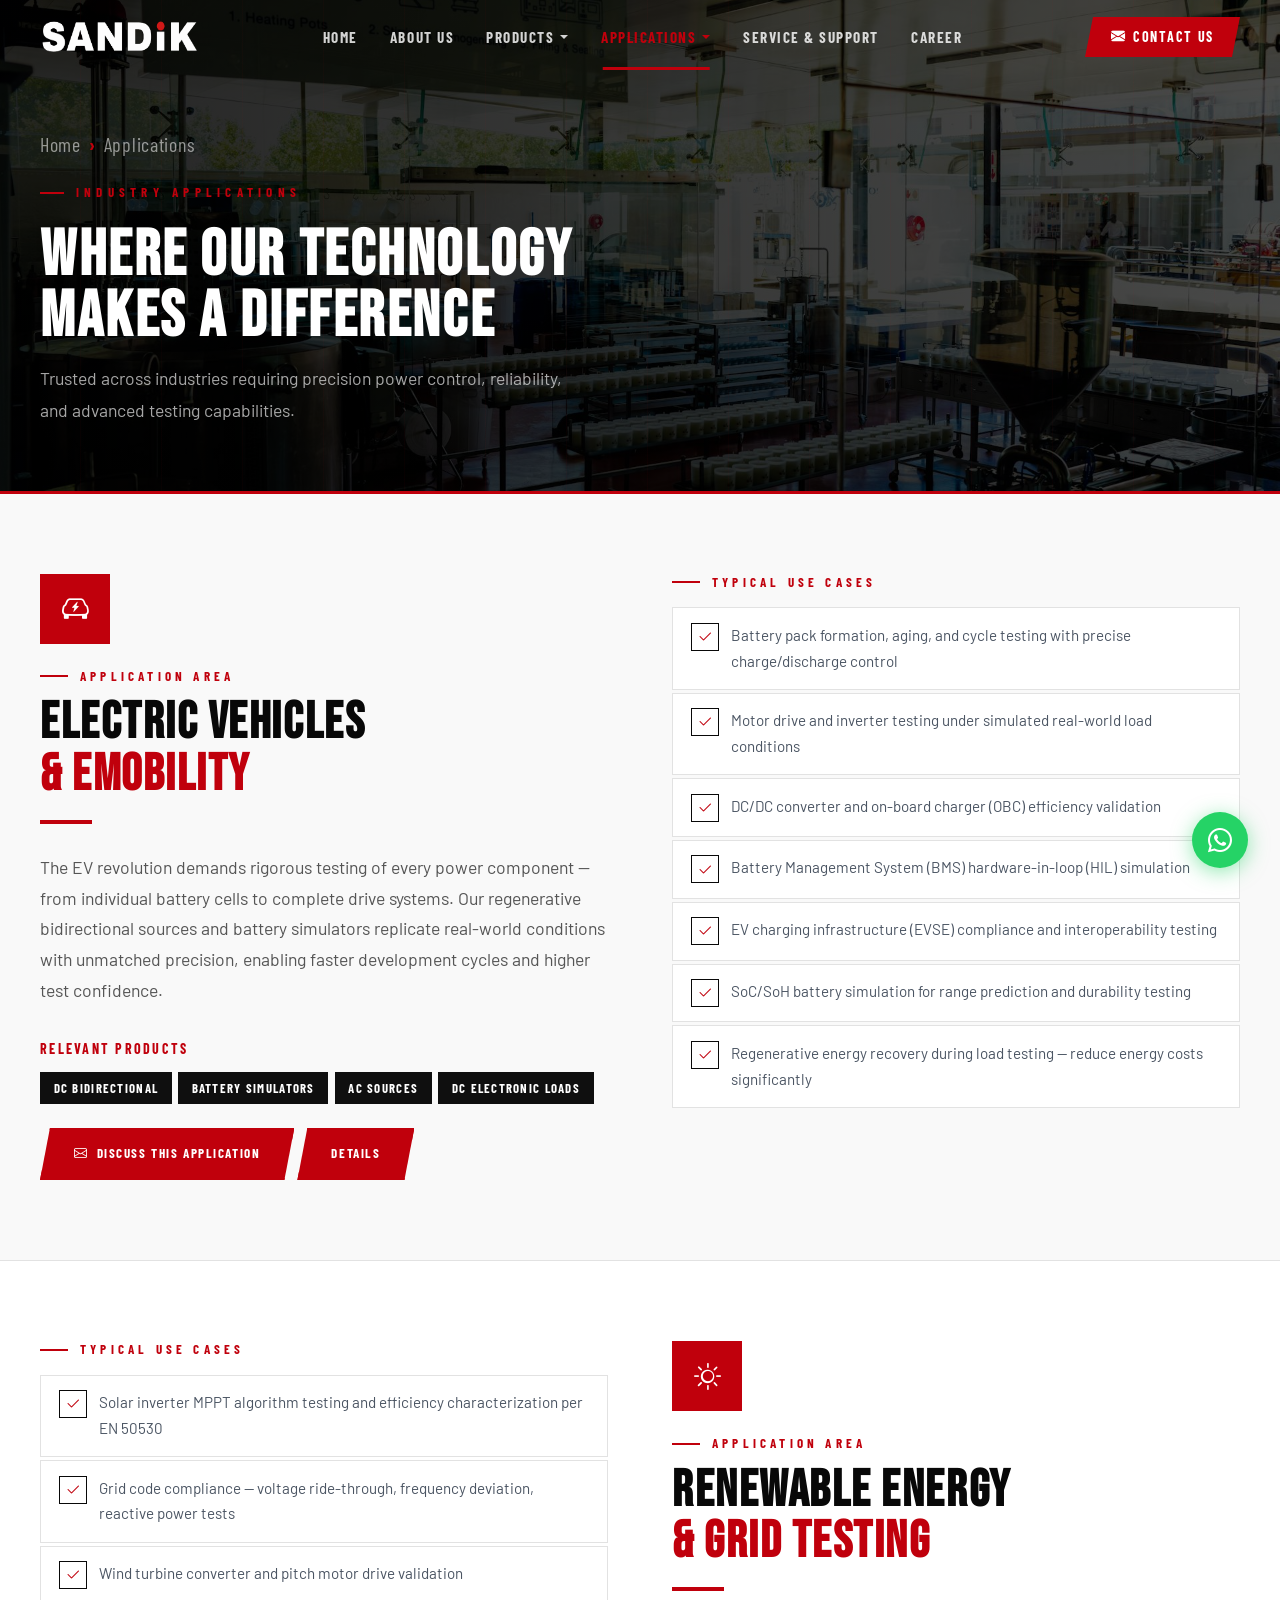
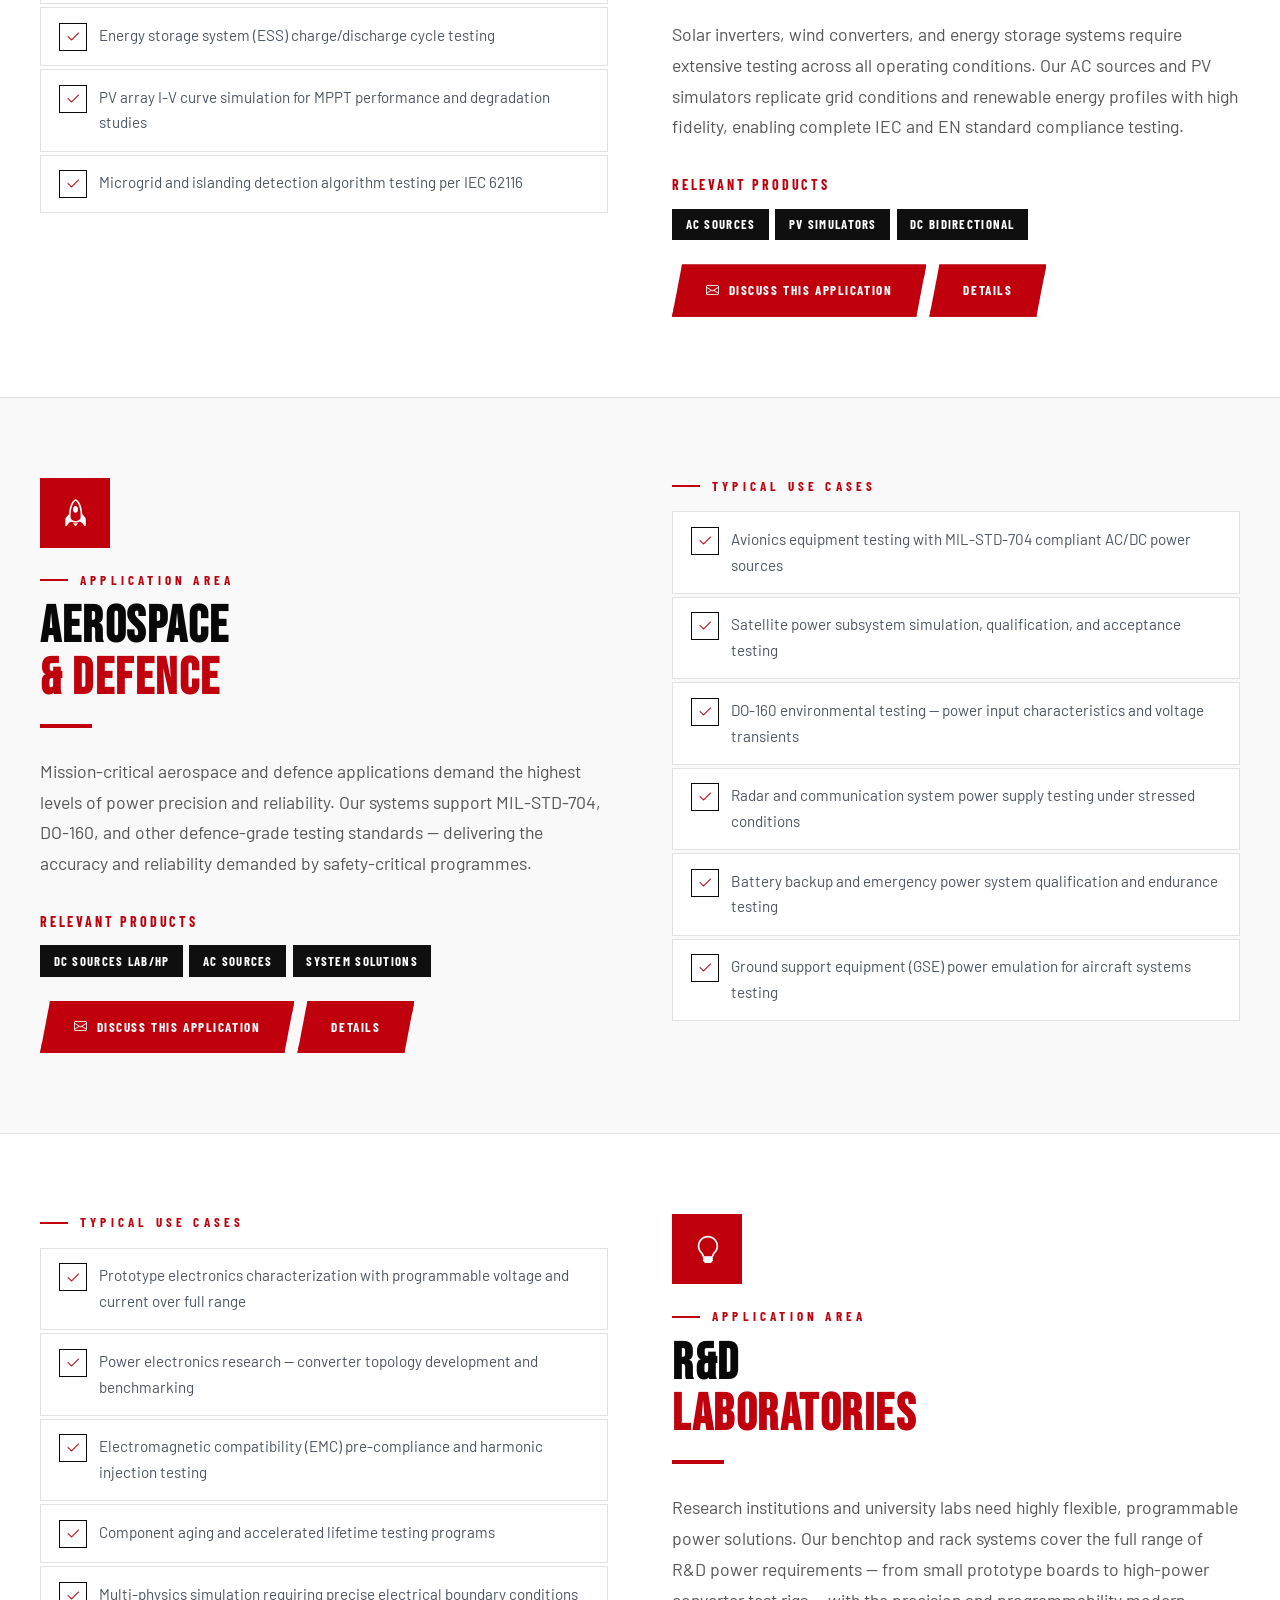
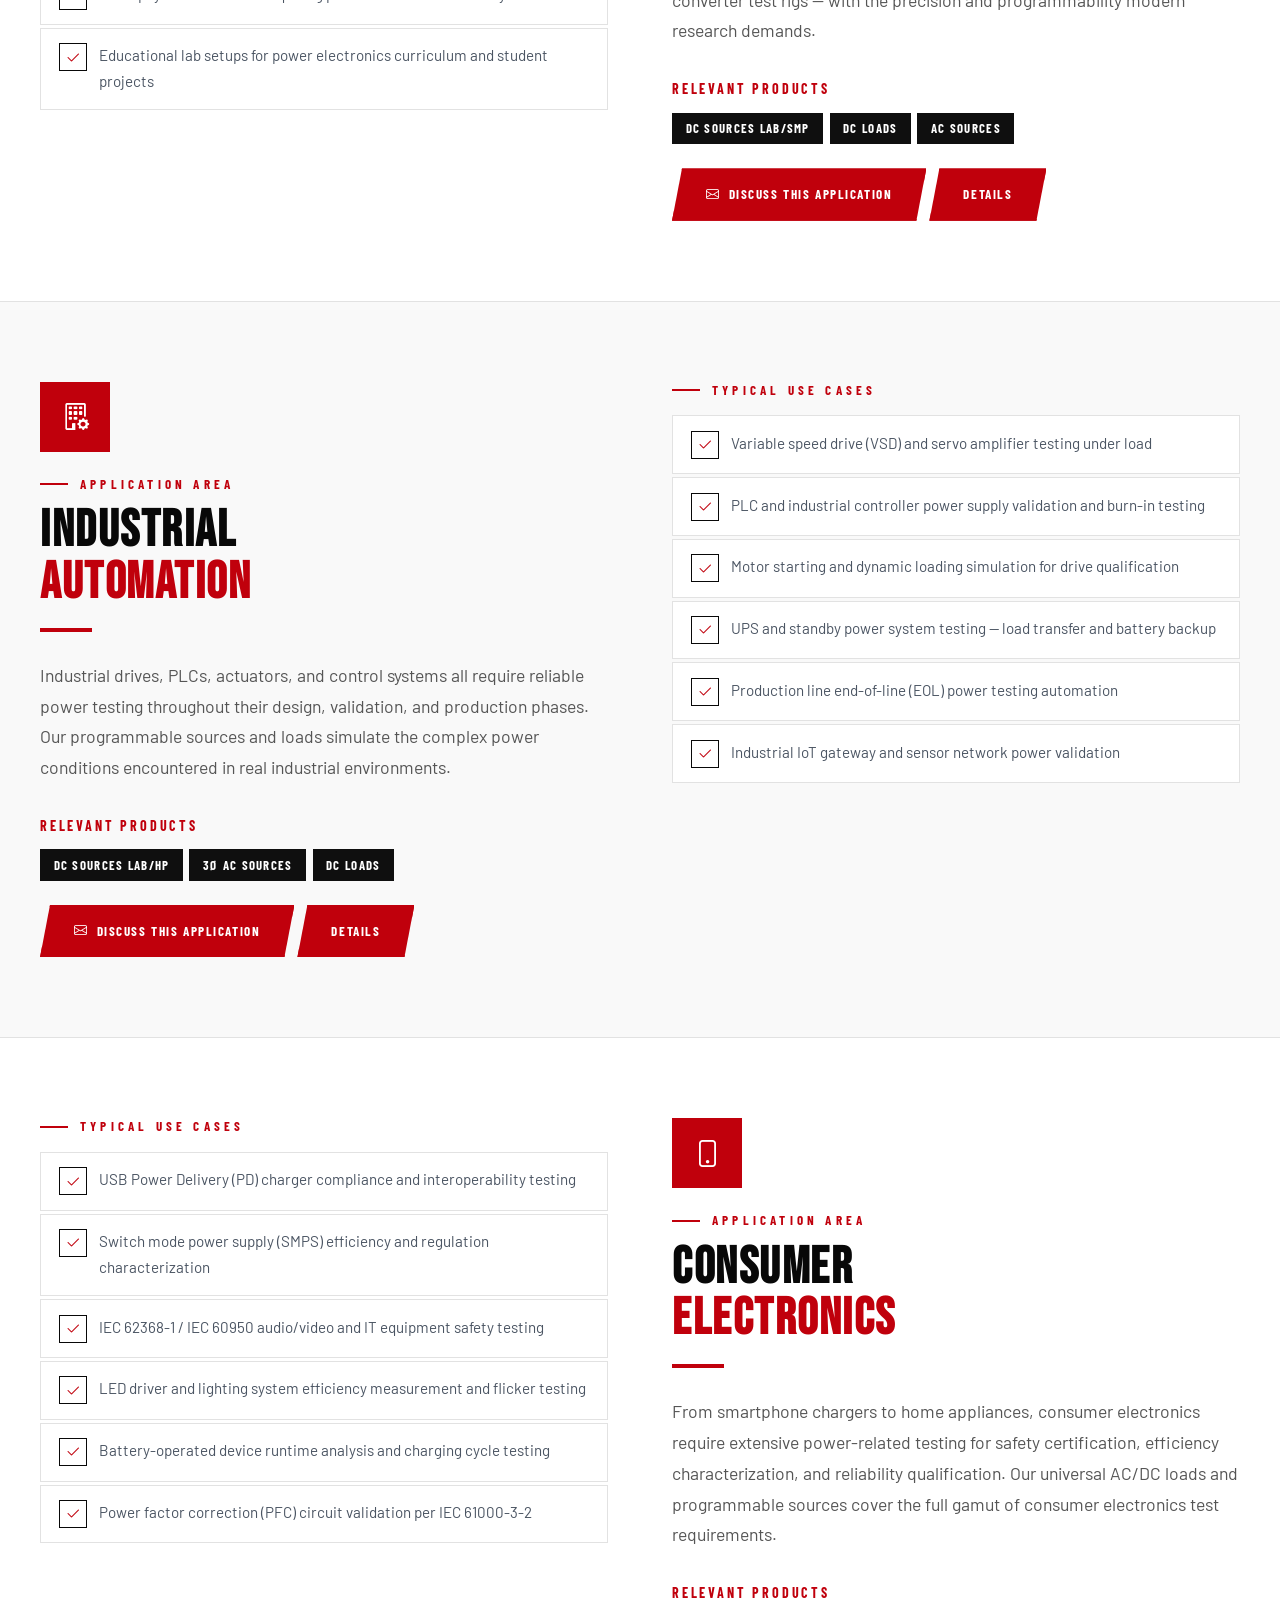
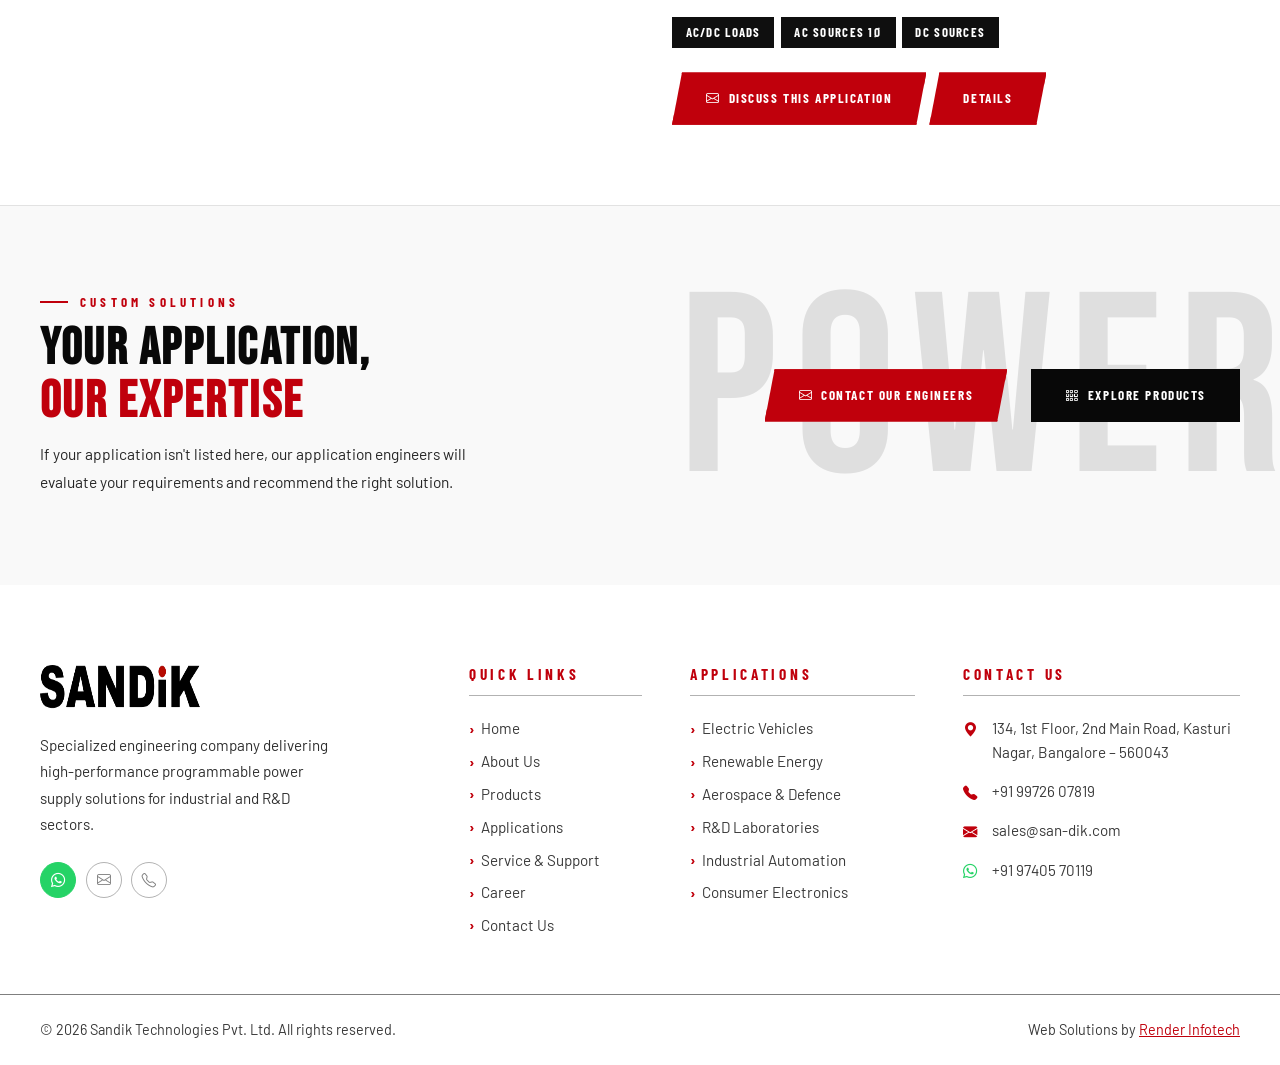
<file: applications.html>
<!doctype html>
<html lang="en">
  <head>
    <meta charset="UTF-8" />
    <meta name="viewport" content="width=device-width, initial-scale=1.0" />
    <meta
      name="description"
      content="Applications — Sandik Technologies programmable power solutions for EV, renewable energy, aerospace, defence, R&D, and industrial sectors."
    />
    <title>Applications | Sandik Technologies Pvt. Ltd.</title>
    <link rel="icon" href="../assets/images/favicon-logo.jpg" />
    <link rel="preconnect" href="https://fonts.googleapis.com" />
    <link
      href="https://fonts.googleapis.com/css2?family=Bebas+Neue&family=Barlow+Condensed:wght@300;400;600;700;800&family=Barlow:wght@300;400;500;600&display=swap"
      rel="stylesheet"
    />
    <link
      rel="stylesheet"
      href="https://cdn.jsdelivr.net/npm/bootstrap-icons@1.11.3/font/bootstrap-icons.css"
    />
    <link rel="stylesheet" href="../css/main.css" />
    <link rel="stylesheet" href="../css/components.css" />
    <link rel="stylesheet" href="../css/animations.css" />
    <link rel="stylesheet" href="../css/responsive.css" />
    <style>
      /* Page-specific overrides */
      .app-section-block {
        padding: 5rem 0;
        border-bottom: 1px solid var(--border);
      }
      .app-section-block:nth-child(even) {
        background: var(--lighter);
      }
      .app-section-block:last-child {
        border-bottom: none;
      }
    </style>
  </head>
  <body>
    <div class="toast" id="toast"></div>

    <!-- ── HEADER ─────────────────────────────────── -->
    <header id="site-header">
      <div class="header-inner">
        <a href="index.html" class="logo"
          ><img
            id="site-logo"
            src="../assets/images/logo-new.png"
            alt="Sandik Technologies"
            width="160"
            height="42"
        /></a>
        <nav class="main-nav">
          <div class="nav-item">
            <a href="index.html" class="nav-link">Home</a>
          </div>
          <div class="nav-item">
            <a href="about.html" class="nav-link">About Us</a>
          </div>
          <div class="nav-item">
            <a href="products.html" class="nav-link"
              >Products <svg viewBox="0 0 10 6"><path d="M1 1l4 4 4-4" /></svg
            ></a>
            <div class="mega-dropdown">
              <div class="mega-col">
                <div class="mega-col-title">DC Power</div>
                <a
                  href="products.html?cat=dc-sources&sub=lab-smp"
                  class="mega-link"
                >
                  <div>
                    <div class="mega-link-title">DC Sources — LAB/SMP</div>
                    <div class="mega-link-desc">Switching, 750W–2.4kW</div>
                  </div>
                </a>
                <a
                  href="products.html?cat=dc-sources&sub=lab-hp"
                  class="mega-link"
                >
                  <div>
                    <div class="mega-link-title">DC Sources — LAB/HP</div>
                    <div class="mega-link-desc">High Power, 3kW–63kW</div>
                  </div>
                </a>
                <a
                  href="products.html?cat=dc-sources&sub=lab-slv"
                  class="mega-link"
                >
                  <div>
                    <div class="mega-link-title">DC Sources — LAB/SLV</div>
                    <div class="mega-link-desc">High Voltage, up to 2000V</div>
                  </div>
                </a>
                <a
                  href="products.html?cat=dc-sources&sub=lab-linear"
                  class="mega-link"
                >
                  <div>
                    <div class="mega-link-title">Linear DC Sources</div>
                    <div class="mega-link-desc">
                      Ultra-low ripple, regulated
                    </div>
                  </div>
                </a>
              </div>
              <div class="mega-col">
                <div class="mega-col-title">AC Power</div>
                <a
                  href="products.html?cat=ac-sources&sub=1ph"
                  class="mega-link"
                >
                  <div>
                    <div class="mega-link-title">AC Sources — Single Phase</div>
                    <div class="mega-link-desc">Programmable, 45Hz–1000Hz</div>
                  </div>
                </a>
                <a
                  href="products.html?cat=ac-sources&sub=3ph"
                  class="mega-link"
                >
                  <div>
                    <div class="mega-link-title">AC Sources — Three Phase</div>
                    <div class="mega-link-desc">
                      Up to 2000kVA, worldwide grids
                    </div>
                  </div>
                </a>
                <a
                  href="products.html?cat=dc-bidir&sub=lab-hpr"
                  class="mega-link"
                >
                  <div>
                    <div class="mega-link-title">
                      DC Bidirectional — LAB/HPR
                    </div>
                    <div class="mega-link-desc">Regenerative, 7kW–1.4MW</div>
                  </div>
                </a>
                <a href="products.html?cat=ac-bidir" class="mega-link">
                  <div>
                    <div class="mega-link-title">AC Bidirectional</div>
                    <div class="mega-link-desc">Single & Three Phase</div>
                  </div>
                </a>
              </div>
              <div class="mega-col">
                <div class="mega-col-title">Loads & Simulators</div>
                <a
                  href="products.html?cat=dc-loads&sub=elp-dcw"
                  class="mega-link"
                >
                  <div>
                    <div class="mega-link-title">DC Loads — ELP/DCW</div>
                    <div class="mega-link-desc">High Speed, µs transients</div>
                  </div>
                </a>
                <a href="products.html?cat=dc-loads&sub=nxi" class="mega-link">
                  <div>
                    <div class="mega-link-title">
                      DC Loads — NXI Multi-Channel
                    </div>
                    <div class="mega-link-desc">Up to 16 channels per unit</div>
                  </div>
                </a>
                <a
                  href="products.html?cat=battery-pv-sim&sub=bat-sim"
                  class="mega-link"
                >
                  <div>
                    <div class="mega-link-title">Battery Simulators</div>
                    <div class="mega-link-desc">Li-Ion, LFP, NMC, CAN BMS</div>
                  </div>
                </a>
                <a href="products.html?cat=system-solutions" class="mega-link">
                  <div>
                    <div class="mega-link-title">System Integration</div>
                    <div class="mega-link-desc">Turnkey, HIL, Battery Test</div>
                  </div>
                </a>
              </div>
            </div>
          </div>
          <div class="nav-item">
            <a href="applications.html" class="nav-link"
              >Applications
              <svg viewBox="0 0 10 6"><path d="M1 1l4 4 4-4" /></svg
            ></a>
            <div class="mega-dropdown">
              <div class="mega-col">
                <!-- <div class="mega-col-title">DC Power</div> -->
                <a href="applications.html?cat=ev" class="mega-link">
                  <div>
                    <div class="mega-link-title">
                      Electric Vehicles & eMobility
                    </div>
                    <div class="mega-link-desc">
                      Battery pack cycling, motor drive testing, OBC validation,
                      BMS
                    </div>
                  </div>
                </a>
                <a
                  href="applications.html?cat=renewable-energy"
                  class="mega-link"
                >
                  <div>
                    <div class="mega-link-title">
                      Renewable Energy &amp; Grid
                    </div>
                    <div class="mega-link-desc">
                      Solar inverter MPPT, wind converter, ESS testing, grid
                      code compliance.
                    </div>
                  </div>
                </a>
                <a
                  href="applications.html?cat=aerospace-defence"
                  class="mega-link"
                >
                  <div>
                    <div class="mega-link-title">Aerospace &amp; Defence</div>
                    <div class="mega-link-desc">
                      MIL-STD-704, DO-160, avionics power, satellite subsystem
                      validation.
                    </div>
                  </div>
                </a>
              </div>
              <div class="mega-col">
                <!-- <div class="mega-col-title">AC Power</div> -->
                <a href="applications.html?cat=rd" class="mega-link">
                  <div>
                    <div class="mega-link-title">R&amp;D Laboratories</div>
                    <div class="mega-link-desc">
                      Prototype characterization, converter topology research,
                      EMC pre-compliance.
                    </div>
                  </div>
                </a>
                <a
                  href="applications.html?cat=industrial-automation"
                  class="mega-link"
                >
                  <div>
                    <div class="mega-link-title">Industrial Automation</div>
                    <div class="mega-link-desc">
                      VSD/servo drive testing, UPS validation, industrial
                      electronics characterization.
                    </div>
                  </div>
                </a>
                <a
                  href="applications.html?cat=consumer-electronics"
                  class="mega-link"
                >
                  <div>
                    <div class="mega-link-title">Consumer Electronics</div>
                    <div class="mega-link-desc">
                      USB-PD, SMPS efficiency, IEC 62368 safety, LED driver
                      testing.
                    </div>
                  </div>
                </a>
              </div>
            </div>
          </div>
          <div class="nav-item">
            <a href="service-support.html" class="nav-link"
              >Service &amp; Support</a
            >
          </div>
          <div class="nav-item">
            <a href="career.html" class="nav-link">Career</a>
          </div>
        </nav>
        <a href="contact.html" class="header-cta"
          ><i class="bi bi-envelope-fill"></i> Contact Us</a
        >
        <button class="hamburger" id="hamburger" aria-expanded="false">
          <span></span><span></span><span></span>
        </button>
      </div>
      <nav class="mobile-menu" id="mobileMenu">
        <a href="index.html" class="mob-link">Home</a>
        <a href="about.html" class="mob-link">About Us</a>
        <a href="products.html" class="mob-link">Products</a>
        <a href="applications.html" class="mob-link">Applications</a>
        <a href="service-support.html" class="mob-link"
          >Service &amp; Support</a
        >
        <a href="career.html" class="mob-link">Career</a>
        <a href="contact.html" class="mob-link">Contact Us</a>
      </nav>
    </header>

    <!-- PAGE HERO -->
    <div class="page-hero">
      <img
        src="./assets/images/application-banner.jpg"
        alt="application-banner"
      />
      <div class="container">
        <nav class="breadcrumb">
          <a
            href="index.html"
            style="font-size: 20px; color: rgba(255, 255, 255, 0.55)"
            >Home</a
          ><span style="font-size: 20px" class="breadcrumb-sep">›</span
          ><span style="font-size: 20px; color: rgba(255, 255, 255, 0.55)"
            >Applications</span
          >
        </nav>
        <div class="page-hero-eyebrow">Industry Applications</div>
        <h1>Where Our Technology<br />Makes a Difference</h1>
        <p>
          Trusted across industries requiring precision power control,
          reliability, and advanced testing capabilities.
        </p>
      </div>
    </div>

    <!-- QUICK OVERVIEW CARDS -->
    <!-- <section
      class="section-sm"
      style="background: var(--lighter); border-bottom: 1px solid var(--border)"
    >
      <div class="container">
        <div class="app-cards-grid">
          <a href="#ev" class="app-card-full reveal delay-100">
            <div class="app-card-icon"><i class="bi bi-ev-front"></i></div>
            <div>
              <div class="app-card-title">
                Electric Vehicles &amp; eMobility
              </div>
              <p class="app-card-desc">
                Battery pack cycling, motor drive testing, OBC validation, BMS
                HIL simulation.
              </p>
            </div>
          </a>
          <a href="#renewable" class="app-card-full reveal delay-200">
            <div class="app-card-icon"><i class="bi bi-sun"></i></div>
            <div>
              <div class="app-card-title">Renewable Energy &amp; Grid</div>
              <p class="app-card-desc">
                Solar inverter MPPT, wind converter, ESS testing, grid code
                compliance.
              </p>
            </div>
          </a>
          <a href="#aerospace" class="app-card-full reveal delay-300">
            <div class="app-card-icon"><i class="bi bi-rocket"></i></div>
            <div>
              <div class="app-card-title">Aerospace &amp; Defence</div>
              <p class="app-card-desc">
                MIL-STD-704, DO-160, avionics power, satellite subsystem
                validation.
              </p>
            </div>
          </a>
          <a href="#rd" class="app-card-full reveal delay-400">
            <div class="app-card-icon"><i class="bi bi-lightbulb"></i></div>
            <div>
              <div class="app-card-title">R&amp;D Laboratories</div>
              <p class="app-card-desc">
                Prototype characterization, converter topology research, EMC
                pre-compliance.
              </p>
            </div>
          </a>
          <a href="#industrial" class="app-card-full reveal delay-100">
            <div class="app-card-icon"><i class="bi bi-building-gear"></i></div>
            <div>
              <div class="app-card-title">Industrial Automation</div>
              <p class="app-card-desc">
                VSD/servo drive testing, UPS validation, industrial electronics
                characterization.
              </p>
            </div>
          </a>
          <a href="#consumer" class="app-card-full reveal delay-200">
            <div class="app-card-icon"><i class="bi bi-phone"></i></div>
            <div>
              <div class="app-card-title">Consumer Electronics</div>
              <p class="app-card-desc">
                USB-PD, SMPS efficiency, IEC 62368 safety, LED driver testing.
              </p>
            </div>
          </a>
        </div>
      </div>
    </section> -->

    <!-- ── EV ─────────────────────────────────────── -->
    <section class="app-section-block" id="ev">
      <div class="container">
        <div class="app-detail-grid">
          <div class="reveal reveal-left">
            <div class="app-detail-block-icon">
              <i class="bi bi-ev-front"></i>
            </div>
            <div class="section-label">Application Area</div>
            <h2 class="section-title">
              Electric Vehicles<br /><span>&amp; eMobility</span>
            </h2>
            <div class="red-rule"></div>
            <p class="section-body mb-4">
              The EV revolution demands rigorous testing of every power
              component — from individual battery cells to complete drive
              systems. Our regenerative bidirectional sources and battery
              simulators replicate real-world conditions with unmatched
              precision, enabling faster development cycles and higher test
              confidence.
            </p>
            <div style="margin-bottom: 1.5rem">
              <div
                style="
                  font-family: var(--font-heading);
                  font-weight: 700;
                  font-size: 0.88rem;
                  letter-spacing: 0.16em;
                  text-transform: uppercase;
                  color: var(--red);
                  margin-bottom: 0.75rem;
                "
              >
                Relevant Products
              </div>
              <div style="display: flex; flex-wrap: wrap; gap: 0.4rem">
                <a
                  href="products.html?cat=dc-bidir&sub=lab-hpr"
                  style="
                    display: inline-block;
                    background: var(--dark-1);
                    color: var(--white);
                    font-family: var(--font-heading);
                    font-weight: 700;
                    font-size: 0.8rem;
                    letter-spacing: 0.1em;
                    text-transform: uppercase;
                    padding: 0.35rem 0.85rem;
                    transition: 0.2s;
                  "
                  onmouseover="this.style.background = 'var(--red)'"
                  onmouseout="this.style.background = 'var(--dark-1)'"
                  >DC Bidirectional</a
                >
                <a
                  href="products.html?cat=battery-pv-sim&sub=bat-sim"
                  style="
                    display: inline-block;
                    background: var(--dark-1);
                    color: var(--white);
                    font-family: var(--font-heading);
                    font-weight: 700;
                    font-size: 0.8rem;
                    letter-spacing: 0.1em;
                    text-transform: uppercase;
                    padding: 0.35rem 0.85rem;
                    transition: 0.2s;
                  "
                  onmouseover="this.style.background = 'var(--red)'"
                  onmouseout="this.style.background = 'var(--dark-1)'"
                  >Battery Simulators</a
                >
                <a
                  href="products.html?cat=ac-sources"
                  style="
                    display: inline-block;
                    background: var(--dark-1);
                    color: var(--white);
                    font-family: var(--font-heading);
                    font-weight: 700;
                    font-size: 0.8rem;
                    letter-spacing: 0.1em;
                    text-transform: uppercase;
                    padding: 0.35rem 0.85rem;
                    transition: 0.2s;
                  "
                  onmouseover="this.style.background = 'var(--red)'"
                  onmouseout="this.style.background = 'var(--dark-1)'"
                  >AC Sources</a
                >
                <a
                  href="products.html?cat=dc-loads"
                  style="
                    display: inline-block;
                    background: var(--dark-1);
                    color: var(--white);
                    font-family: var(--font-heading);
                    font-weight: 700;
                    font-size: 0.8rem;
                    letter-spacing: 0.1em;
                    text-transform: uppercase;
                    padding: 0.35rem 0.85rem;
                    transition: 0.2s;
                  "
                  onmouseover="this.style.background = 'var(--red)'"
                  onmouseout="this.style.background = 'var(--dark-1)'"
                  >DC Electronic Loads</a
                >
              </div>
            </div>
            <a href="contact.html" class="btn btn-red"
              ><i class="bi bi-envelope"></i> Discuss This Application</a
            >
            <a href="applications.html?cat=ev" class="btn btn-red"> Details</a>
          </div>
          <div class="reveal reveal-right">
            <div class="section-label" style="margin-bottom: 1rem">
              Typical Use Cases
            </div>
            <div class="usecase-item">
              <div class="usecase-dot"><i class="bi bi-check2"></i></div>
              <p class="usecase-text">
                Battery pack formation, aging, and cycle testing with precise
                charge/discharge control
              </p>
            </div>
            <div class="usecase-item">
              <div class="usecase-dot"><i class="bi bi-check2"></i></div>
              <p class="usecase-text">
                Motor drive and inverter testing under simulated real-world load
                conditions
              </p>
            </div>
            <div class="usecase-item">
              <div class="usecase-dot"><i class="bi bi-check2"></i></div>
              <p class="usecase-text">
                DC/DC converter and on-board charger (OBC) efficiency validation
              </p>
            </div>
            <div class="usecase-item">
              <div class="usecase-dot"><i class="bi bi-check2"></i></div>
              <p class="usecase-text">
                Battery Management System (BMS) hardware-in-loop (HIL)
                simulation
              </p>
            </div>
            <div class="usecase-item">
              <div class="usecase-dot"><i class="bi bi-check2"></i></div>
              <p class="usecase-text">
                EV charging infrastructure (EVSE) compliance and
                interoperability testing
              </p>
            </div>
            <div class="usecase-item">
              <div class="usecase-dot"><i class="bi bi-check2"></i></div>
              <p class="usecase-text">
                SoC/SoH battery simulation for range prediction and durability
                testing
              </p>
            </div>
            <div class="usecase-item">
              <div class="usecase-dot"><i class="bi bi-check2"></i></div>
              <p class="usecase-text">
                Regenerative energy recovery during load testing — reduce energy
                costs significantly
              </p>
            </div>
          </div>
        </div>
      </div>
    </section>

    <!-- ── RENEWABLE ──────────────────────────────── -->
    <section class="app-section-block" id="renewable">
      <div class="container">
        <div class="app-detail-grid" style="direction: rtl">
          <div class="reveal reveal-right" style="direction: ltr">
            <div class="app-detail-block-icon"><i class="bi bi-sun"></i></div>
            <div class="section-label">Application Area</div>
            <h2 class="section-title">
              Renewable Energy<br /><span>&amp; Grid Testing</span>
            </h2>
            <div class="red-rule"></div>
            <p class="section-body mb-4">
              Solar inverters, wind converters, and energy storage systems
              require extensive testing across all operating conditions. Our AC
              sources and PV simulators replicate grid conditions and renewable
              energy profiles with high fidelity, enabling complete IEC and EN
              standard compliance testing.
            </p>
            <div style="margin-bottom: 1.5rem">
              <div
                style="
                  font-family: var(--font-heading);
                  font-weight: 700;
                  font-size: 0.88rem;
                  letter-spacing: 0.2em;
                  text-transform: uppercase;
                  color: var(--red);
                  margin-bottom: 0.75rem;
                "
              >
                Relevant Products
              </div>
              <div style="display: flex; flex-wrap: wrap; gap: 0.4rem">
                <a
                  href="products.html?cat=ac-sources"
                  style="
                    display: inline-block;
                    background: var(--dark-1);
                    color: var(--white);
                    font-family: var(--font-heading);
                    font-weight: 700;
                    font-size: 0.8rem;
                    letter-spacing: 0.1em;
                    text-transform: uppercase;
                    padding: 0.35rem 0.85rem;
                    transition: 0.2s;
                  "
                  onmouseover="this.style.background = 'var(--red)'"
                  onmouseout="this.style.background = 'var(--dark-1)'"
                  >AC Sources</a
                >
                <a
                  href="products.html?cat=battery-pv-sim&sub=pv-sim"
                  style="
                    display: inline-block;
                    background: var(--dark-1);
                    color: var(--white);
                    font-family: var(--font-heading);
                    font-weight: 700;
                    font-size: 0.8rem;
                    letter-spacing: 0.1em;
                    text-transform: uppercase;
                    padding: 0.35rem 0.85rem;
                    transition: 0.2s;
                  "
                  onmouseover="this.style.background = 'var(--red)'"
                  onmouseout="this.style.background = 'var(--dark-1)'"
                  >PV Simulators</a
                >
                <a
                  href="products.html?cat=dc-bidir"
                  style="
                    display: inline-block;
                    background: var(--dark-1);
                    color: var(--white);
                    font-family: var(--font-heading);
                    font-weight: 700;
                    font-size: 0.8rem;
                    letter-spacing: 0.1em;
                    text-transform: uppercase;
                    padding: 0.35rem 0.85rem;
                    transition: 0.2s;
                  "
                  onmouseover="this.style.background = 'var(--red)'"
                  onmouseout="this.style.background = 'var(--dark-1)'"
                  >DC Bidirectional</a
                >
              </div>
            </div>
            <a href="contact.html" class="btn btn-red"
              ><i class="bi bi-envelope"></i> Discuss This Application</a
            >
            <a
              href="applications.html?cat=renewable-energy"
              class="btn btn-red"
            >
              Details</a
            >
          </div>
          <div class="reveal reveal-left" style="direction: ltr">
            <div class="section-label" style="margin-bottom: 1rem">
              Typical Use Cases
            </div>
            <div class="usecase-item">
              <div class="usecase-dot"><i class="bi bi-check2"></i></div>
              <p class="usecase-text">
                Solar inverter MPPT algorithm testing and efficiency
                characterization per EN 50530
              </p>
            </div>
            <div class="usecase-item">
              <div class="usecase-dot"><i class="bi bi-check2"></i></div>
              <p class="usecase-text">
                Grid code compliance — voltage ride-through, frequency
                deviation, reactive power tests
              </p>
            </div>
            <div class="usecase-item">
              <div class="usecase-dot"><i class="bi bi-check2"></i></div>
              <p class="usecase-text">
                Wind turbine converter and pitch motor drive validation
              </p>
            </div>
            <div class="usecase-item">
              <div class="usecase-dot"><i class="bi bi-check2"></i></div>
              <p class="usecase-text">
                Energy storage system (ESS) charge/discharge cycle testing
              </p>
            </div>
            <div class="usecase-item">
              <div class="usecase-dot"><i class="bi bi-check2"></i></div>
              <p class="usecase-text">
                PV array I-V curve simulation for MPPT performance and
                degradation studies
              </p>
            </div>
            <div class="usecase-item">
              <div class="usecase-dot"><i class="bi bi-check2"></i></div>
              <p class="usecase-text">
                Microgrid and islanding detection algorithm testing per IEC
                62116
              </p>
            </div>
          </div>
        </div>
      </div>
    </section>

    <!-- ── AEROSPACE ──────────────────────────────── -->
    <section class="app-section-block" id="aerospace">
      <div class="container">
        <div class="app-detail-grid">
          <div class="reveal reveal-left">
            <div class="app-detail-block-icon">
              <i class="bi bi-rocket"></i>
            </div>
            <div class="section-label">Application Area</div>
            <h2 class="section-title">
              Aerospace<br /><span>&amp; Defence</span>
            </h2>
            <div class="red-rule"></div>
            <p class="section-body mb-4">
              Mission-critical aerospace and defence applications demand the
              highest levels of power precision and reliability. Our systems
              support MIL-STD-704, DO-160, and other defence-grade testing
              standards — delivering the accuracy and reliability demanded by
              safety-critical programmes.
            </p>
            <div style="margin-bottom: 1.5rem">
              <div
                style="
                  font-family: var(--font-heading);
                  font-weight: 700;
                  font-size: 0.88rem;
                  letter-spacing: 0.2em;
                  text-transform: uppercase;
                  color: var(--red);
                  margin-bottom: 0.75rem;
                "
              >
                Relevant Products
              </div>
              <div style="display: flex; flex-wrap: wrap; gap: 0.4rem">
                <a
                  href="products.html?cat=dc-sources&sub=lab-hp"
                  style="
                    display: inline-block;
                    background: var(--dark-1);
                    color: var(--white);
                    font-family: var(--font-heading);
                    font-weight: 700;
                    font-size: 0.8rem;
                    letter-spacing: 0.1em;
                    text-transform: uppercase;
                    padding: 0.35rem 0.85rem;
                    transition: 0.2s;
                  "
                  onmouseover="this.style.background = 'var(--red)'"
                  onmouseout="this.style.background = 'var(--dark-1)'"
                  >DC Sources LAB/HP</a
                >
                <a
                  href="products.html?cat=ac-sources&sub=1ph"
                  style="
                    display: inline-block;
                    background: var(--dark-1);
                    color: var(--white);
                    font-family: var(--font-heading);
                    font-weight: 700;
                    font-size: 0.8rem;
                    letter-spacing: 0.1em;
                    text-transform: uppercase;
                    padding: 0.35rem 0.85rem;
                    transition: 0.2s;
                  "
                  onmouseover="this.style.background = 'var(--red)'"
                  onmouseout="this.style.background = 'var(--dark-1)'"
                  >AC Sources</a
                >
                <a
                  href="products.html?cat=system-solutions"
                  style="
                    display: inline-block;
                    background: var(--dark-1);
                    color: var(--white);
                    font-family: var(--font-heading);
                    font-weight: 700;
                    font-size: 0.8rem;
                    letter-spacing: 0.1em;
                    text-transform: uppercase;
                    padding: 0.35rem 0.85rem;
                    transition: 0.2s;
                  "
                  onmouseover="this.style.background = 'var(--red)'"
                  onmouseout="this.style.background = 'var(--dark-1)'"
                  >System Solutions</a
                >
              </div>
            </div>
            <a href="contact.html" class="btn btn-red"
              ><i class="bi bi-envelope"></i> Discuss This Application</a
            >
            <a
              href="applications.html?cat=aerospace-defence"
              class="btn btn-red"
            >
              Details</a
            >
          </div>
          <div class="reveal reveal-right">
            <div class="section-label" style="margin-bottom: 1rem">
              Typical Use Cases
            </div>
            <div class="usecase-item">
              <div class="usecase-dot"><i class="bi bi-check2"></i></div>
              <p class="usecase-text">
                Avionics equipment testing with MIL-STD-704 compliant AC/DC
                power sources
              </p>
            </div>
            <div class="usecase-item">
              <div class="usecase-dot"><i class="bi bi-check2"></i></div>
              <p class="usecase-text">
                Satellite power subsystem simulation, qualification, and
                acceptance testing
              </p>
            </div>
            <div class="usecase-item">
              <div class="usecase-dot"><i class="bi bi-check2"></i></div>
              <p class="usecase-text">
                DO-160 environmental testing — power input characteristics and
                voltage transients
              </p>
            </div>
            <div class="usecase-item">
              <div class="usecase-dot"><i class="bi bi-check2"></i></div>
              <p class="usecase-text">
                Radar and communication system power supply testing under
                stressed conditions
              </p>
            </div>
            <div class="usecase-item">
              <div class="usecase-dot"><i class="bi bi-check2"></i></div>
              <p class="usecase-text">
                Battery backup and emergency power system qualification and
                endurance testing
              </p>
            </div>
            <div class="usecase-item">
              <div class="usecase-dot"><i class="bi bi-check2"></i></div>
              <p class="usecase-text">
                Ground support equipment (GSE) power emulation for aircraft
                systems testing
              </p>
            </div>
          </div>
        </div>
      </div>
    </section>

    <!-- ── R&D ────────────────────────────────────── -->
    <section class="app-section-block" id="rd">
      <div class="container">
        <div class="app-detail-grid" style="direction: rtl">
          <div class="reveal reveal-right" style="direction: ltr">
            <div class="app-detail-block-icon">
              <i class="bi bi-lightbulb"></i>
            </div>
            <div class="section-label">Application Area</div>
            <h2 class="section-title">
              R&amp;D<br /><span>Laboratories</span>
            </h2>
            <div class="red-rule"></div>
            <p class="section-body mb-4">
              Research institutions and university labs need highly flexible,
              programmable power solutions. Our benchtop and rack systems cover
              the full range of R&D power requirements — from small prototype
              boards to high-power converter test rigs — with the precision and
              programmability modern research demands.
            </p>
            <div style="margin-bottom: 1.5rem">
              <div
                style="
                  font-family: var(--font-heading);
                  font-weight: 700;
                  font-size: 0.88rem;
                  letter-spacing: 0.2em;
                  text-transform: uppercase;
                  color: var(--red);
                  margin-bottom: 0.75rem;
                "
              >
                Relevant Products
              </div>
              <div style="display: flex; flex-wrap: wrap; gap: 0.4rem">
                <a
                  href="products.html?cat=dc-sources&sub=lab-smp"
                  style="
                    display: inline-block;
                    background: var(--dark-1);
                    color: var(--white);
                    font-family: var(--font-heading);
                    font-weight: 700;
                    font-size: 0.8rem;
                    letter-spacing: 0.1em;
                    text-transform: uppercase;
                    padding: 0.35rem 0.85rem;
                    transition: 0.2s;
                  "
                  onmouseover="this.style.background = 'var(--red)'"
                  onmouseout="this.style.background = 'var(--dark-1)'"
                  >DC Sources LAB/SMP</a
                >
                <a
                  href="products.html?cat=dc-loads"
                  style="
                    display: inline-block;
                    background: var(--dark-1);
                    color: var(--white);
                    font-family: var(--font-heading);
                    font-weight: 700;
                    font-size: 0.8rem;
                    letter-spacing: 0.1em;
                    text-transform: uppercase;
                    padding: 0.35rem 0.85rem;
                    transition: 0.2s;
                  "
                  onmouseover="this.style.background = 'var(--red)'"
                  onmouseout="this.style.background = 'var(--dark-1)'"
                  >DC Loads</a
                >
                <a
                  href="products.html?cat=ac-sources"
                  style="
                    display: inline-block;
                    background: var(--dark-1);
                    color: var(--white);
                    font-family: var(--font-heading);
                    font-weight: 700;
                    font-size: 0.8rem;
                    letter-spacing: 0.1em;
                    text-transform: uppercase;
                    padding: 0.35rem 0.85rem;
                    transition: 0.2s;
                  "
                  onmouseover="this.style.background = 'var(--red)'"
                  onmouseout="this.style.background = 'var(--dark-1)'"
                  >AC Sources</a
                >
              </div>
            </div>
            <a href="contact.html" class="btn btn-red"
              ><i class="bi bi-envelope"></i> Discuss This Application</a
            >
            <a href="applications.html?cat=rd" class="btn btn-red"> Details</a>
          </div>
          <div class="reveal reveal-left" style="direction: ltr">
            <div class="section-label" style="margin-bottom: 1rem">
              Typical Use Cases
            </div>
            <div class="usecase-item">
              <div class="usecase-dot"><i class="bi bi-check2"></i></div>
              <p class="usecase-text">
                Prototype electronics characterization with programmable voltage
                and current over full range
              </p>
            </div>
            <div class="usecase-item">
              <div class="usecase-dot"><i class="bi bi-check2"></i></div>
              <p class="usecase-text">
                Power electronics research — converter topology development and
                benchmarking
              </p>
            </div>
            <div class="usecase-item">
              <div class="usecase-dot"><i class="bi bi-check2"></i></div>
              <p class="usecase-text">
                Electromagnetic compatibility (EMC) pre-compliance and harmonic
                injection testing
              </p>
            </div>
            <div class="usecase-item">
              <div class="usecase-dot"><i class="bi bi-check2"></i></div>
              <p class="usecase-text">
                Component aging and accelerated lifetime testing programs
              </p>
            </div>
            <div class="usecase-item">
              <div class="usecase-dot"><i class="bi bi-check2"></i></div>
              <p class="usecase-text">
                Multi-physics simulation requiring precise electrical boundary
                conditions
              </p>
            </div>
            <div class="usecase-item">
              <div class="usecase-dot"><i class="bi bi-check2"></i></div>
              <p class="usecase-text">
                Educational lab setups for power electronics curriculum and
                student projects
              </p>
            </div>
          </div>
        </div>
      </div>
    </section>

    <!-- ── INDUSTRIAL ─────────────────────────────── -->
    <section class="app-section-block" id="industrial">
      <div class="container">
        <div class="app-detail-grid">
          <div class="reveal reveal-left">
            <div class="app-detail-block-icon">
              <i class="bi bi-building-gear"></i>
            </div>
            <div class="section-label">Application Area</div>
            <h2 class="section-title">
              Industrial<br /><span>Automation</span>
            </h2>
            <div class="red-rule"></div>
            <p class="section-body mb-4">
              Industrial drives, PLCs, actuators, and control systems all
              require reliable power testing throughout their design,
              validation, and production phases. Our programmable sources and
              loads simulate the complex power conditions encountered in real
              industrial environments.
            </p>
            <div style="margin-bottom: 1.5rem">
              <div
                style="
                  font-family: var(--font-heading);
                  font-weight: 700;
                  font-size: 0.88rem;
                  letter-spacing: 0.2em;
                  text-transform: uppercase;
                  color: var(--red);
                  margin-bottom: 0.75rem;
                "
              >
                Relevant Products
              </div>
              <div style="display: flex; flex-wrap: wrap; gap: 0.4rem">
                <a
                  href="products.html?cat=dc-sources&sub=lab-hp"
                  style="
                    display: inline-block;
                    background: var(--dark-1);
                    color: var(--white);
                    font-family: var(--font-heading);
                    font-weight: 700;
                    font-size: 0.8rem;
                    letter-spacing: 0.1em;
                    text-transform: uppercase;
                    padding: 0.35rem 0.85rem;
                    transition: 0.2s;
                  "
                  onmouseover="this.style.background = 'var(--red)'"
                  onmouseout="this.style.background = 'var(--dark-1)'"
                  >DC Sources LAB/HP</a
                >
                <a
                  href="products.html?cat=ac-sources&sub=3ph"
                  style="
                    display: inline-block;
                    background: var(--dark-1);
                    color: var(--white);
                    font-family: var(--font-heading);
                    font-weight: 700;
                    font-size: 0.8rem;
                    letter-spacing: 0.1em;
                    text-transform: uppercase;
                    padding: 0.35rem 0.85rem;
                    transition: 0.2s;
                  "
                  onmouseover="this.style.background = 'var(--red)'"
                  onmouseout="this.style.background = 'var(--dark-1)'"
                  >3Ø AC Sources</a
                >
                <a
                  href="products.html?cat=dc-loads"
                  style="
                    display: inline-block;
                    background: var(--dark-1);
                    color: var(--white);
                    font-family: var(--font-heading);
                    font-weight: 700;
                    font-size: 0.8rem;
                    letter-spacing: 0.1em;
                    text-transform: uppercase;
                    padding: 0.35rem 0.85rem;
                    transition: 0.2s;
                  "
                  onmouseover="this.style.background = 'var(--red)'"
                  onmouseout="this.style.background = 'var(--dark-1)'"
                  >DC Loads</a
                >
              </div>
            </div>
            <a href="contact.html" class="btn btn-red"
              ><i class="bi bi-envelope"></i> Discuss This Application</a
            >
            <a
              href="applications.html?cat=industrial-automation"
              class="btn btn-red"
            >
              Details</a
            >
          </div>
          <div class="reveal reveal-right">
            <div class="section-label" style="margin-bottom: 1rem">
              Typical Use Cases
            </div>
            <div class="usecase-item">
              <div class="usecase-dot"><i class="bi bi-check2"></i></div>
              <p class="usecase-text">
                Variable speed drive (VSD) and servo amplifier testing under
                load
              </p>
            </div>
            <div class="usecase-item">
              <div class="usecase-dot"><i class="bi bi-check2"></i></div>
              <p class="usecase-text">
                PLC and industrial controller power supply validation and
                burn-in testing
              </p>
            </div>
            <div class="usecase-item">
              <div class="usecase-dot"><i class="bi bi-check2"></i></div>
              <p class="usecase-text">
                Motor starting and dynamic loading simulation for drive
                qualification
              </p>
            </div>
            <div class="usecase-item">
              <div class="usecase-dot"><i class="bi bi-check2"></i></div>
              <p class="usecase-text">
                UPS and standby power system testing — load transfer and battery
                backup
              </p>
            </div>
            <div class="usecase-item">
              <div class="usecase-dot"><i class="bi bi-check2"></i></div>
              <p class="usecase-text">
                Production line end-of-line (EOL) power testing automation
              </p>
            </div>
            <div class="usecase-item">
              <div class="usecase-dot"><i class="bi bi-check2"></i></div>
              <p class="usecase-text">
                Industrial IoT gateway and sensor network power validation
              </p>
            </div>
          </div>
        </div>
      </div>
    </section>

    <!-- ── CONSUMER ───────────────────────────────── -->
    <section class="app-section-block" id="consumer">
      <div class="container">
        <div class="app-detail-grid" style="direction: rtl">
          <div class="reveal reveal-right" style="direction: ltr">
            <div class="app-detail-block-icon"><i class="bi bi-phone"></i></div>
            <div class="section-label">Application Area</div>
            <h2 class="section-title">
              Consumer<br /><span>Electronics</span>
            </h2>
            <div class="red-rule"></div>
            <p class="section-body mb-4">
              From smartphone chargers to home appliances, consumer electronics
              require extensive power-related testing for safety certification,
              efficiency characterization, and reliability qualification. Our
              universal AC/DC loads and programmable sources cover the full
              gamut of consumer electronics test requirements.
            </p>
            <div style="margin-bottom: 1.5rem">
              <div
                style="
                  font-family: var(--font-heading);
                  font-weight: 700;
                  font-size: 0.88rem;
                  letter-spacing: 0.2em;
                  text-transform: uppercase;
                  color: var(--red);
                  margin-bottom: 0.75rem;
                "
              >
                Relevant Products
              </div>
              <div style="display: flex; flex-wrap: wrap; gap: 0.4rem">
                <a
                  href="products.html?cat=ac-dc-loads"
                  style="
                    display: inline-block;
                    background: var(--dark-1);
                    color: var(--white);
                    font-family: var(--font-heading);
                    font-weight: 700;
                    font-size: 0.8rem;
                    letter-spacing: 0.1em;
                    text-transform: uppercase;
                    padding: 0.35rem 0.85rem;
                    transition: 0.2s;
                  "
                  onmouseover="this.style.background = 'var(--red)'"
                  onmouseout="this.style.background = 'var(--dark-1)'"
                  >AC/DC Loads</a
                >
                <a
                  href="products.html?cat=ac-sources&sub=1ph"
                  style="
                    display: inline-block;
                    background: var(--dark-1);
                    color: var(--white);
                    font-family: var(--font-heading);
                    font-weight: 700;
                    font-size: 0.8rem;
                    letter-spacing: 0.1em;
                    text-transform: uppercase;
                    padding: 0.35rem 0.85rem;
                    transition: 0.2s;
                  "
                  onmouseover="this.style.background = 'var(--red)'"
                  onmouseout="this.style.background = 'var(--dark-1)'"
                  >AC Sources 1Ø</a
                >
                <a
                  href="products.html?cat=dc-sources&sub=lab-smp"
                  style="
                    display: inline-block;
                    background: var(--dark-1);
                    color: var(--white);
                    font-family: var(--font-heading);
                    font-weight: 700;
                    font-size: 0.8rem;
                    letter-spacing: 0.1em;
                    text-transform: uppercase;
                    padding: 0.35rem 0.85rem;
                    transition: 0.2s;
                  "
                  onmouseover="this.style.background = 'var(--red)'"
                  onmouseout="this.style.background = 'var(--dark-1)'"
                  >DC Sources</a
                >
              </div>
            </div>
            <a href="contact.html" class="btn btn-red"
              ><i class="bi bi-envelope"></i> Discuss This Application</a
            >
            <a
              href="applications.html?cat=consumer-electronics"
              class="btn btn-red"
            >
              Details</a
            >
          </div>
          <div class="reveal reveal-left" style="direction: ltr">
            <div class="section-label" style="margin-bottom: 1rem">
              Typical Use Cases
            </div>
            <div class="usecase-item">
              <div class="usecase-dot"><i class="bi bi-check2"></i></div>
              <p class="usecase-text">
                USB Power Delivery (PD) charger compliance and interoperability
                testing
              </p>
            </div>
            <div class="usecase-item">
              <div class="usecase-dot"><i class="bi bi-check2"></i></div>
              <p class="usecase-text">
                Switch mode power supply (SMPS) efficiency and regulation
                characterization
              </p>
            </div>
            <div class="usecase-item">
              <div class="usecase-dot"><i class="bi bi-check2"></i></div>
              <p class="usecase-text">
                IEC 62368-1 / IEC 60950 audio/video and IT equipment safety
                testing
              </p>
            </div>
            <div class="usecase-item">
              <div class="usecase-dot"><i class="bi bi-check2"></i></div>
              <p class="usecase-text">
                LED driver and lighting system efficiency measurement and
                flicker testing
              </p>
            </div>
            <div class="usecase-item">
              <div class="usecase-dot"><i class="bi bi-check2"></i></div>
              <p class="usecase-text">
                Battery-operated device runtime analysis and charging cycle
                testing
              </p>
            </div>
            <div class="usecase-item">
              <div class="usecase-dot"><i class="bi bi-check2"></i></div>
              <p class="usecase-text">
                Power factor correction (PFC) circuit validation per IEC
                61000-3-2
              </p>
            </div>
          </div>
        </div>
      </div>
    </section>

    <!-- Dynamic content -->
    <div id="application-content"></div>

    <!-- CTA -->
    <section class="cta-section section-lighter">
      <div class="container" style="position: relative; z-index: 1">
        <div class="flex flex-between flex-wrap gap-4 reveal">
          <div>
            <div class="section-label" style="--red: rgba(192, 0, 12, 1)">
              Custom Solutions
            </div>
            <h2
              style="
                font-family: var(--font-display);
                font-size: clamp(2rem, 4vw, 3.2rem);
                color: var(--red);
                letter-spacing: 0.04em;
                line-height: 1.02;
                margin-bottom: 0.75rem;
              "
            >
              <span style="color: var(--black)">Your Application,</span
              ><br />Our Expertise
            </h2>
            <p
              style="
                color: rgba(0, 0, 0, 0.85);
                font-size: 0.97rem;
                max-width: 440px;
                line-height: 1.85;
              "
            >
              If your application isn't listed here, our application engineers
              will evaluate your requirements and recommend the right solution.
            </p>
          </div>
          <div class="flex flex-wrap gap-3" style="align-items: center">
            <a href="contact.html" class="btn btn-red"
              ><i class="bi bi-envelope"></i> Contact Our Engineers</a
            >
            <a href="products.html" class="btn btn-dark"
              ><i class="bi bi-grid-3x3-gap"></i> Explore Products</a
            >
          </div>
        </div>
      </div>
    </section>

    <!-- FOOTER -->
    <footer class="site-footer">
      <div class="footer-main">
        <div class="container">
          <div class="footer-grid">
            <div>
              <div class="footer-brand">
                <img
                  src="../assets/images/logo-bgremoved.png"
                  alt="Sandik Technologies"
                  width="160"
                  height="44"
                />
              </div>
              <p class="footer-tagline">
                Specialized engineering company delivering high-performance
                programmable power supply solutions for industrial and R&D
                sectors.
              </p>
              <div class="footer-socials">
                <a
                  href="https://wa.me/919740570119"
                  target="_blank"
                  class="social-btn"
                  style="
                    background: #25d366;
                    border-color: #25d366;
                    color: white;
                  "
                  ><i class="bi bi-whatsapp"></i
                ></a>
                <a href="mailto:sales@san-dik.com" class="social-btn"
                  ><i class="bi bi-envelope"></i
                ></a>
                <a href="tel:+919972607819" class="social-btn"
                  ><i class="bi bi-telephone"></i
                ></a>
              </div>
            </div>
            <div>
              <div class="footer-heading">Quick Links</div>
              <nav class="footer-links">
                <a href="index.html" class="footer-link">Home</a>
                <a href="about.html" class="footer-link">About Us</a>
                <a href="products.html" class="footer-link">Products</a>
                <a href="applications.html" class="footer-link">Applications</a>
                <a href="service-support.html" class="footer-link"
                  >Service &amp; Support</a
                >
                <a href="career.html" class="footer-link">Career</a>
                <a href="contact.html" class="footer-link">Contact Us</a>
              </nav>
            </div>
            <div>
              <div class="footer-heading">Applications</div>
              <nav class="footer-links">
                <a href="#ev" class="footer-link">Electric Vehicles</a>
                <a href="#renewable" class="footer-link">Renewable Energy</a>
                <a href="#aerospace" class="footer-link"
                  >Aerospace &amp; Defence</a
                >
                <a href="#rd" class="footer-link">R&amp;D Laboratories</a>
                <a href="#industrial" class="footer-link"
                  >Industrial Automation</a
                >
                <a href="#consumer" class="footer-link">Consumer Electronics</a>
              </nav>
            </div>
            <div>
              <div class="footer-heading">Contact Us</div>
              <div class="footer-contact-item">
                <i class="bi bi-geo-alt-fill"></i
                ><span
                  >134, 1st Floor, 2nd Main Road, Kasturi Nagar, Bangalore –
                  560043</span
                >
              </div>
              <div class="footer-contact-item">
                <i class="bi bi-telephone-fill"></i
                ><a href="tel:+919972607819">+91 99726 07819</a>
              </div>
              <div class="footer-contact-item">
                <i class="bi bi-envelope-fill"></i
                ><a href="mailto:sales@san-dik.com">sales@san-dik.com</a>
              </div>
              <div class="footer-contact-item">
                <i class="bi bi-whatsapp" style="color: #25d366"></i
                ><a href="https://wa.me/919740570119" target="_blank"
                  >+91 97405 70119</a
                >
              </div>
            </div>
          </div>
        </div>
      </div>
      <div class="footer-bottom">
        <div class="container flex flex-between flex-wrap gap-2">
          <span
            >&copy; <span class="current-year"></span> Sandik Technologies Pvt.
            Ltd. All rights reserved.</span
          >
          <!-- <span
            >In technical collaboration with
            <a href="https://www.et-system.de/en/" target="_blank"
              >ET System Electronic GmbH, Germany</a
            ></span
          > -->
          <span
            >Web Solutions by
            <a
              href="https://www.renderinfotech.com/"
              target="_blank"
              rel="noopener"
              >Render Infotech</a
            ></span
          >
        </div>
      </div>
    </footer>
    <a href="https://wa.me/919740570119" target="_blank" class="wa-fab"
      ><i class="bi bi-whatsapp"></i
    ></a>
    <button class="scroll-top" id="scrollTopBtn">
      <i class="bi bi-arrow-up"></i>
    </button>
    <script src="../js/main.js"></script>
    <script src="../js/applications.js"></script>
  </body>
</html>
</file>
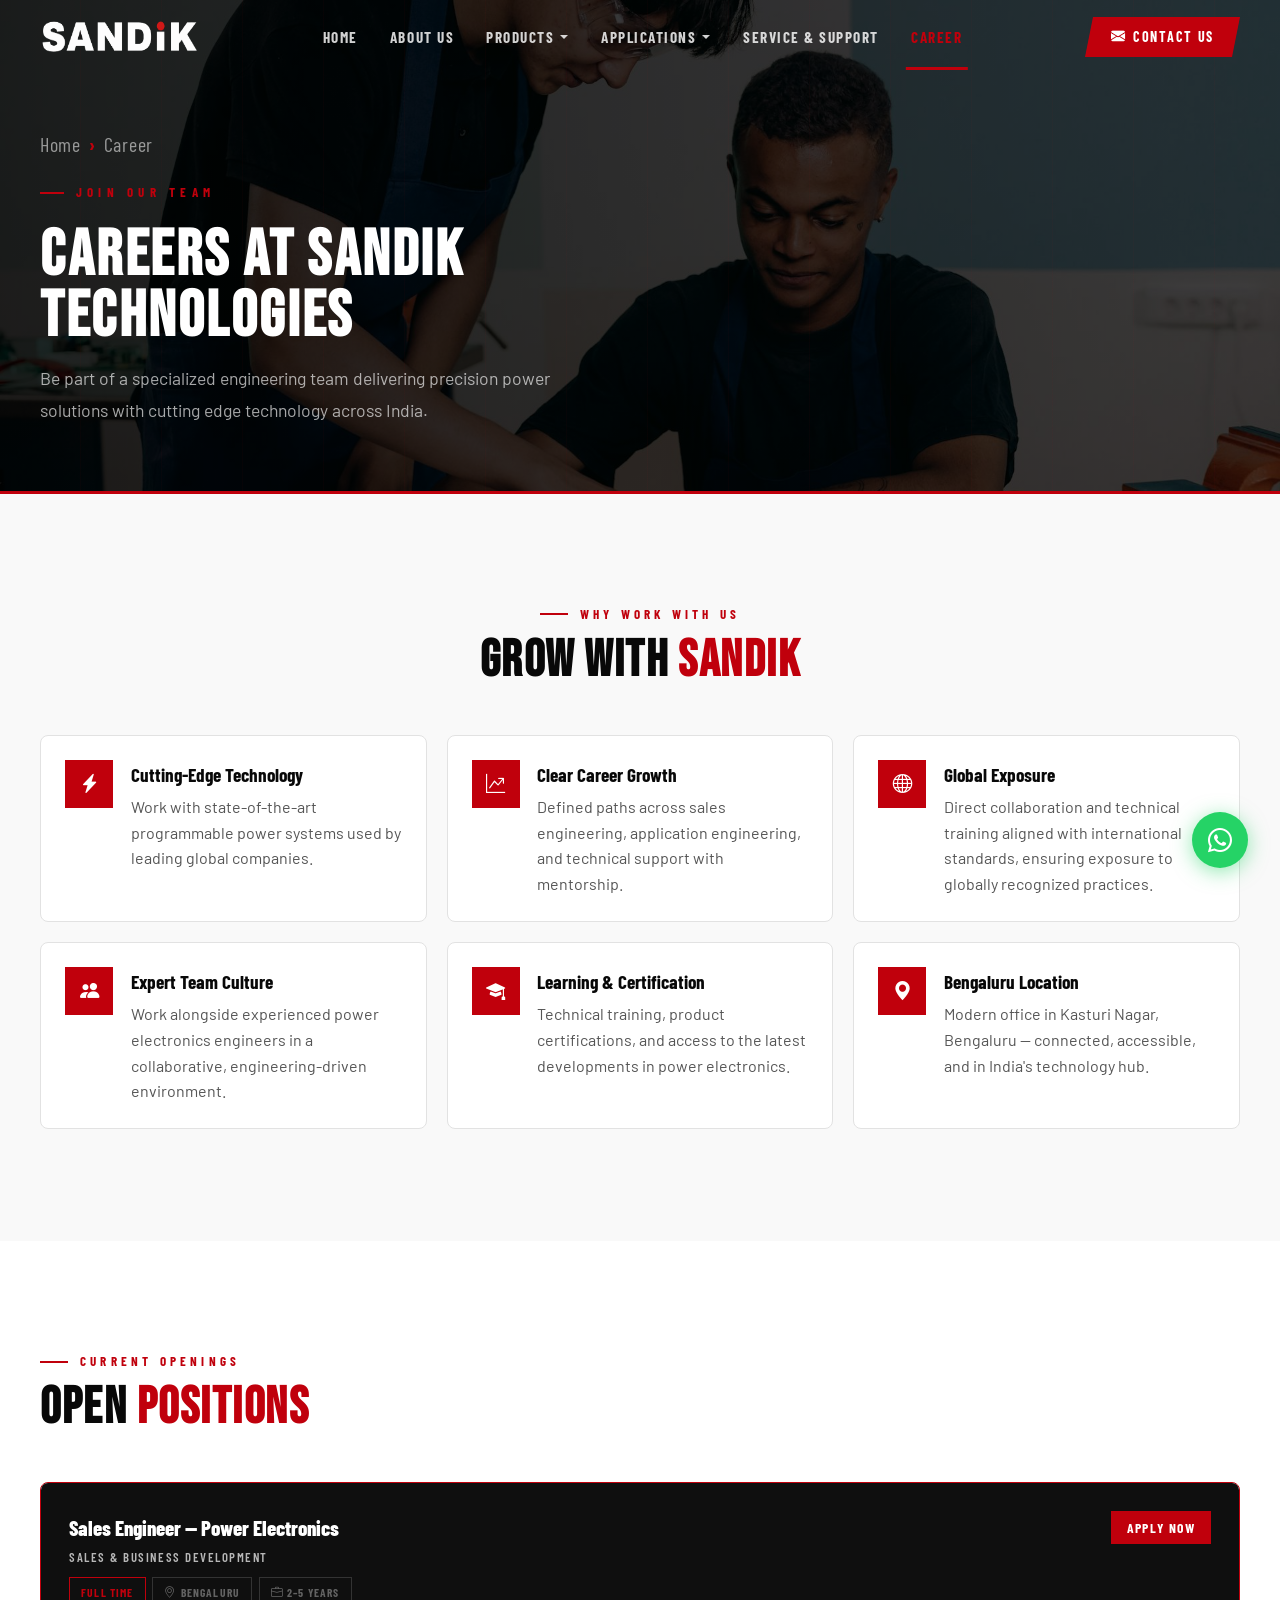
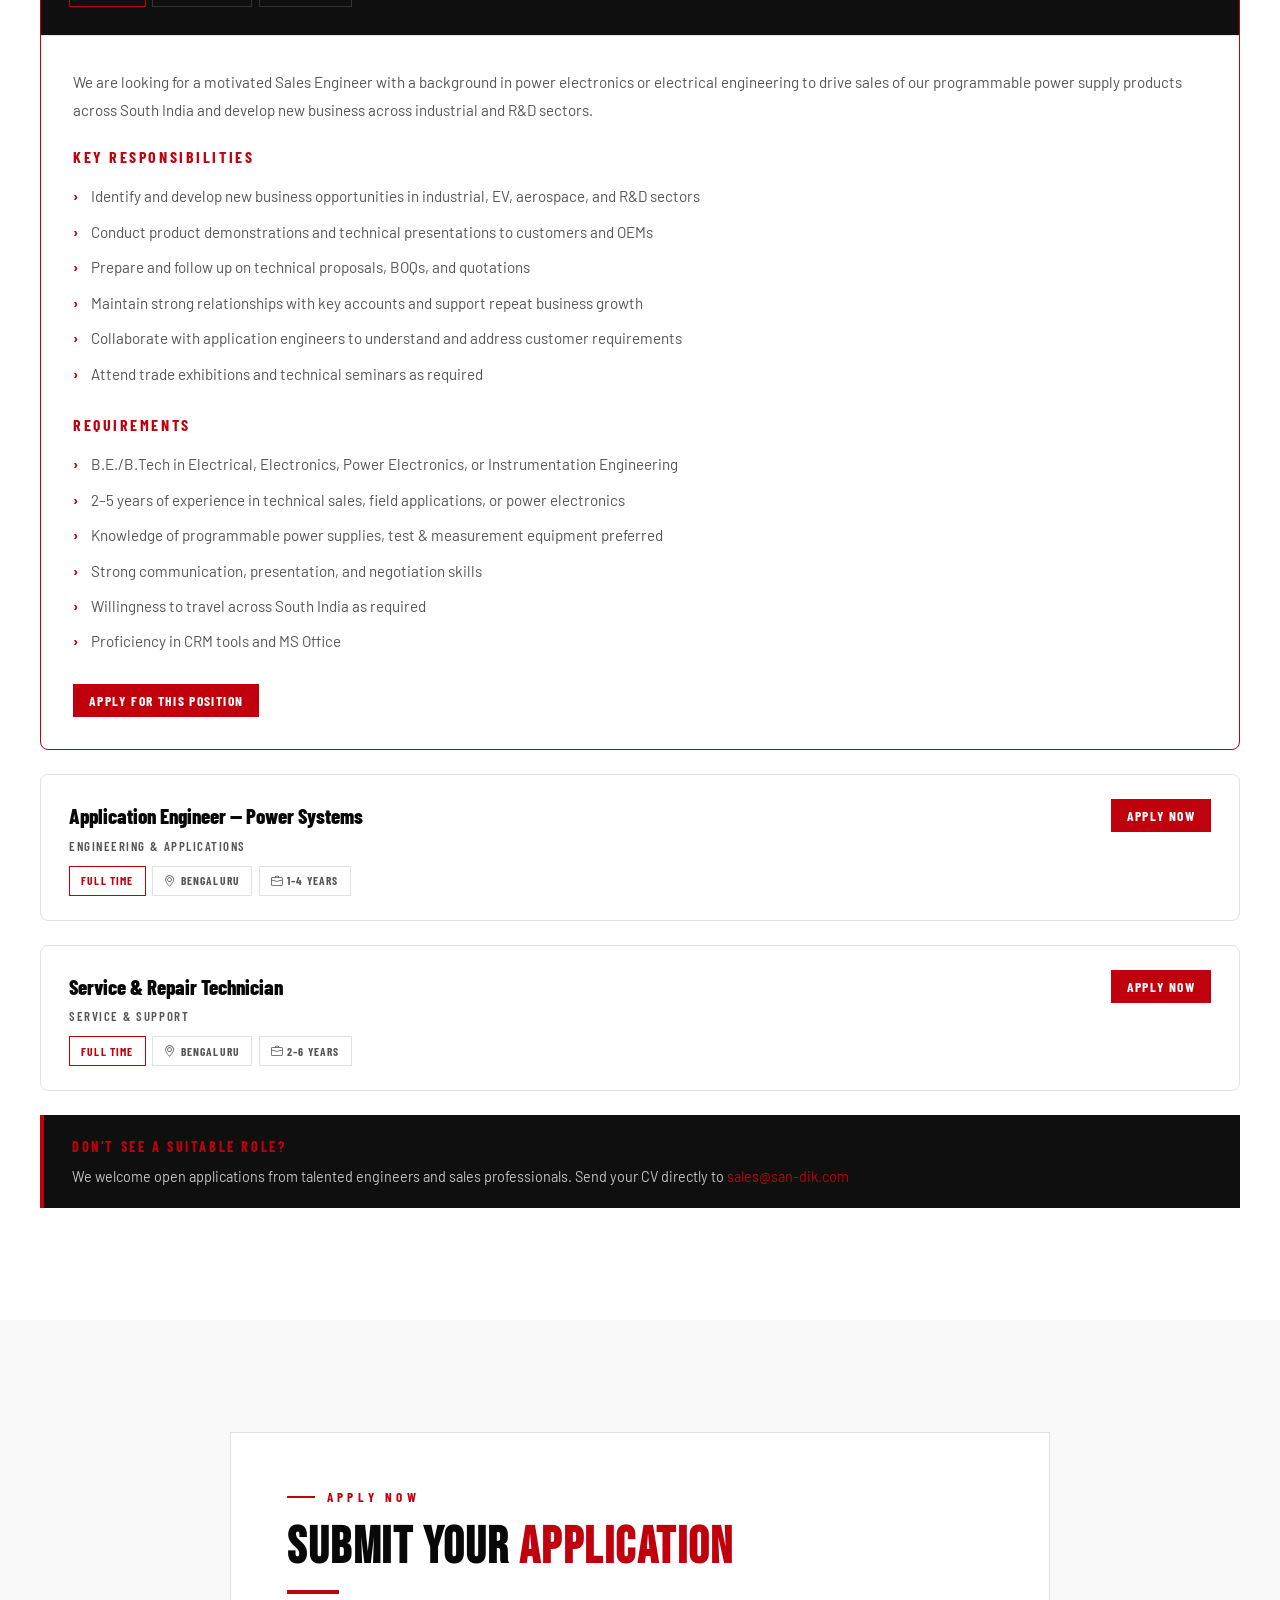
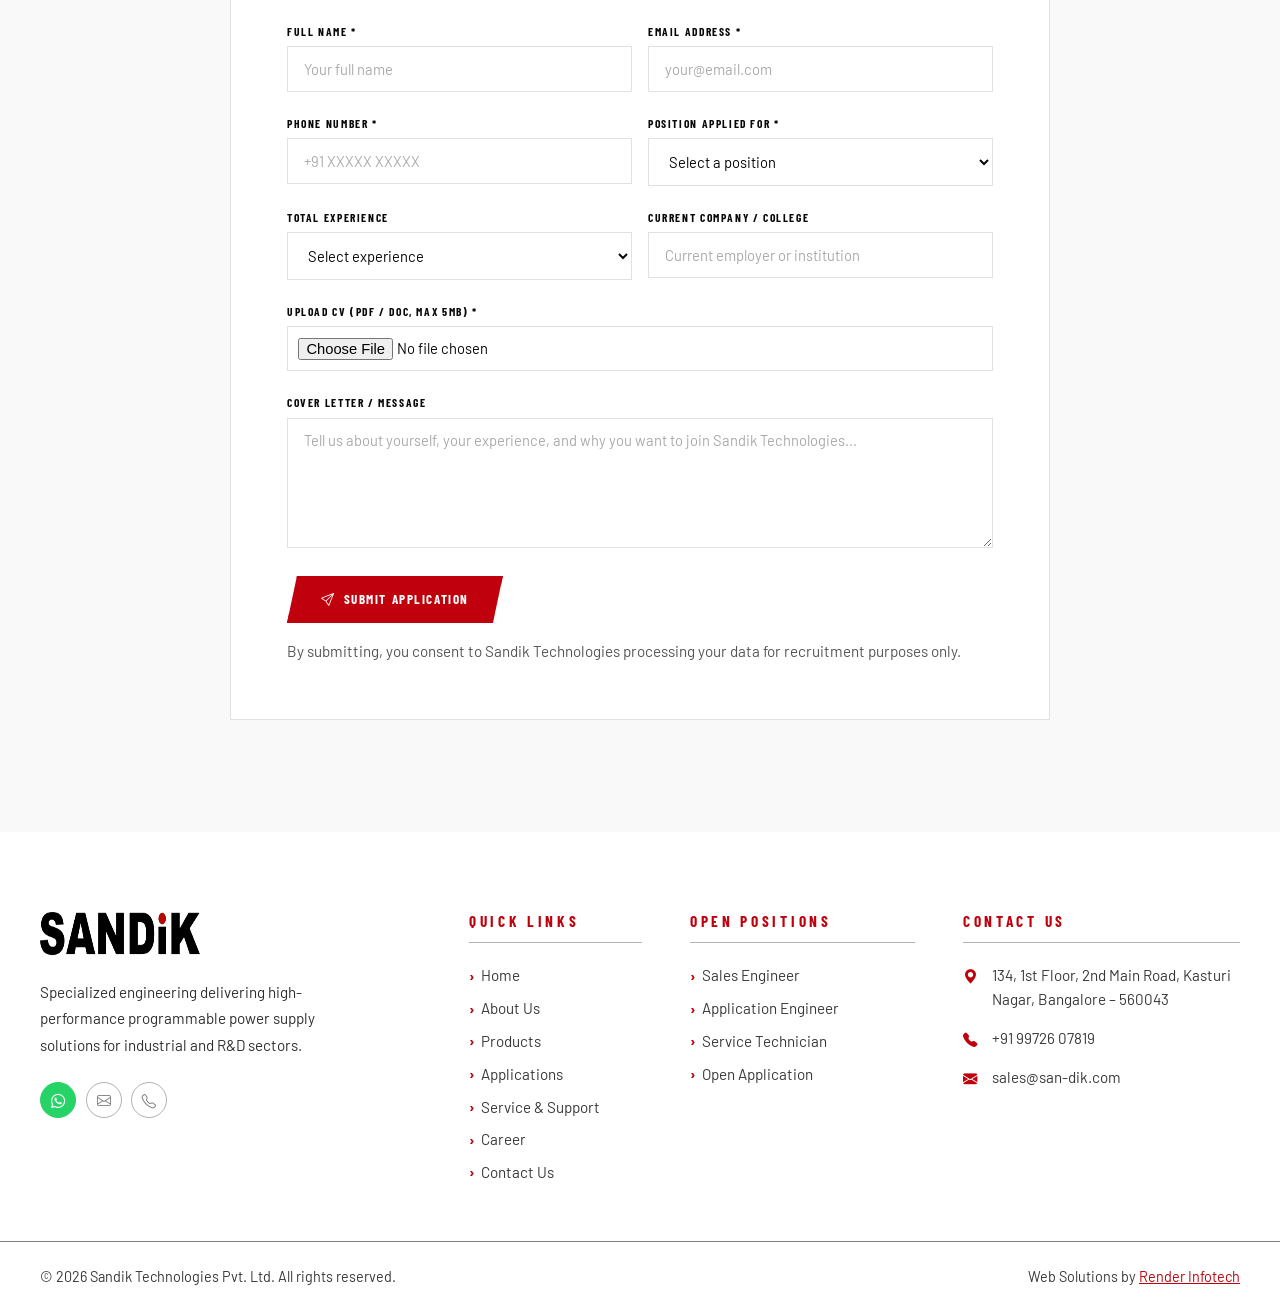
<file: career.html>
<!doctype html>
<html lang="en">
  <head>
    <meta charset="UTF-8" />
    <meta name="viewport" content="width=device-width, initial-scale=1.0" />
    <meta
      name="description"
      content="Career opportunities at Sandik Technologies — Sales Engineer, Application Engineer, Service Technician roles in Bengaluru."
    />
    <title>Career | Sandik Technologies Pvt. Ltd.</title>
    <link rel="icon" href="../assets/images/favicon-logo.jpg" />
    <link rel="preconnect" href="https://fonts.googleapis.com" />
    <link
      href="https://fonts.googleapis.com/css2?family=Bebas+Neue&family=Barlow+Condensed:wght@300;400;600;700;800&family=Barlow:wght@300;400;500;600&display=swap"
      rel="stylesheet"
    />
    <link
      rel="stylesheet"
      href="https://cdn.jsdelivr.net/npm/bootstrap-icons@1.11.3/font/bootstrap-icons.css"
    />
    <link rel="stylesheet" href="../css/main.css" />
    <link rel="stylesheet" href="../css/components.css" />
    <link rel="stylesheet" href="../css/animations.css" />
    <link rel="stylesheet" href="../css/responsive.css" />
  </head>
  <body>
    <div class="toast" id="toast"></div>

    <!-- HEADER -->
    <header id="site-header">
      <div class="header-inner">
        <a href="index.html" class="logo"
          ><img
            id="site-logo"
            src="../assets/images/logo-new.png"
            alt="Sandik Technologies"
            width="160"
            height="42"
        /></a>
        <nav class="main-nav">
          <div class="nav-item">
            <a href="index.html" class="nav-link">Home</a>
          </div>
          <div class="nav-item">
            <a href="about.html" class="nav-link">About Us</a>
          </div>
          <div class="nav-item">
            <a href="products.html" class="nav-link"
              >Products <svg viewBox="0 0 10 6"><path d="M1 1l4 4 4-4" /></svg
            ></a>
            <div class="mega-dropdown">
              <div class="mega-col">
                <div class="mega-col-title">DC Power</div>
                <a
                  href="products.html?cat=dc-sources&sub=lab-smp"
                  class="mega-link"
                >
                  <div>
                    <div class="mega-link-title">DC Sources — LAB/SMP</div>
                    <div class="mega-link-desc">Switching, 750W–2.4kW</div>
                  </div>
                </a>
                <a
                  href="products.html?cat=dc-sources&sub=lab-hp"
                  class="mega-link"
                >
                  <div>
                    <div class="mega-link-title">DC Sources — LAB/HP</div>
                    <div class="mega-link-desc">High Power, 3kW–63kW</div>
                  </div>
                </a>
                <a
                  href="products.html?cat=dc-sources&sub=lab-slv"
                  class="mega-link"
                >
                  <div>
                    <div class="mega-link-title">DC Sources — LAB/SLV</div>
                    <div class="mega-link-desc">High Voltage, up to 2000V</div>
                  </div>
                </a>
                <a
                  href="products.html?cat=dc-sources&sub=lab-linear"
                  class="mega-link"
                >
                  <div>
                    <div class="mega-link-title">Linear DC Sources</div>
                    <div class="mega-link-desc">
                      Ultra-low ripple, regulated
                    </div>
                  </div>
                </a>
              </div>
              <div class="mega-col">
                <div class="mega-col-title">AC Power</div>
                <a
                  href="products.html?cat=ac-sources&sub=1ph"
                  class="mega-link"
                >
                  <div>
                    <div class="mega-link-title">AC Sources — Single Phase</div>
                    <div class="mega-link-desc">Programmable, 45Hz–1000Hz</div>
                  </div>
                </a>
                <a
                  href="products.html?cat=ac-sources&sub=3ph"
                  class="mega-link"
                >
                  <div>
                    <div class="mega-link-title">AC Sources — Three Phase</div>
                    <div class="mega-link-desc">
                      Up to 2000kVA, worldwide grids
                    </div>
                  </div>
                </a>
                <a
                  href="products.html?cat=dc-bidir&sub=lab-hpr"
                  class="mega-link"
                >
                  <div>
                    <div class="mega-link-title">
                      DC Bidirectional — LAB/HPR
                    </div>
                    <div class="mega-link-desc">Regenerative, 7kW–1.4MW</div>
                  </div>
                </a>
                <a href="products.html?cat=ac-bidir" class="mega-link">
                  <div>
                    <div class="mega-link-title">AC Bidirectional</div>
                    <div class="mega-link-desc">Single & Three Phase</div>
                  </div>
                </a>
              </div>
              <div class="mega-col">
                <div class="mega-col-title">Loads & Simulators</div>
                <a
                  href="products.html?cat=dc-loads&sub=elp-dcw"
                  class="mega-link"
                >
                  <div>
                    <div class="mega-link-title">DC Loads — ELP/DCW</div>
                    <div class="mega-link-desc">High Speed, µs transients</div>
                  </div>
                </a>
                <a href="products.html?cat=dc-loads&sub=nxi" class="mega-link">
                  <div>
                    <div class="mega-link-title">
                      DC Loads — NXI Multi-Channel
                    </div>
                    <div class="mega-link-desc">Up to 16 channels per unit</div>
                  </div>
                </a>
                <a
                  href="products.html?cat=battery-pv-sim&sub=bat-sim"
                  class="mega-link"
                >
                  <div>
                    <div class="mega-link-title">Battery Simulators</div>
                    <div class="mega-link-desc">Li-Ion, LFP, NMC, CAN BMS</div>
                  </div>
                </a>
                <a href="products.html?cat=system-solutions" class="mega-link">
                  <div>
                    <div class="mega-link-title">System Integration</div>
                    <div class="mega-link-desc">Turnkey, HIL, Battery Test</div>
                  </div>
                </a>
              </div>
            </div>
          </div>
          <div class="nav-item">
            <a href="applications.html" class="nav-link"
              >Applications
              <svg viewBox="0 0 10 6"><path d="M1 1l4 4 4-4" /></svg
            ></a>
            <div class="mega-dropdown">
              <div class="mega-col">
                <!-- <div class="mega-col-title">DC Power</div> -->
                <a href="applications.html?cat=ev" class="mega-link">
                  <div>
                    <div class="mega-link-title">
                      Electric Vehicles & eMobility
                    </div>
                    <div class="mega-link-desc">
                      Battery pack cycling, motor drive testing, OBC validation,
                      BMS
                    </div>
                  </div>
                </a>
                <a
                  href="applications.html?cat=renewable-energy"
                  class="mega-link"
                >
                  <div>
                    <div class="mega-link-title">
                      Renewable Energy &amp; Grid
                    </div>
                    <div class="mega-link-desc">
                      Solar inverter MPPT, wind converter, ESS testing, grid
                      code compliance.
                    </div>
                  </div>
                </a>
                <a
                  href="applications.html?cat=aerospace-defence"
                  class="mega-link"
                >
                  <div>
                    <div class="mega-link-title">Aerospace &amp; Defence</div>
                    <div class="mega-link-desc">
                      MIL-STD-704, DO-160, avionics power, satellite subsystem
                      validation.
                    </div>
                  </div>
                </a>
              </div>
              <div class="mega-col">
                <!-- <div class="mega-col-title">AC Power</div> -->
                <a href="applications.html?cat=rd" class="mega-link">
                  <div>
                    <div class="mega-link-title">R&amp;D Laboratories</div>
                    <div class="mega-link-desc">
                      Prototype characterization, converter topology research,
                      EMC pre-compliance.
                    </div>
                  </div>
                </a>
                <a
                  href="applications.html?cat=industrial-automation"
                  class="mega-link"
                >
                  <div>
                    <div class="mega-link-title">Industrial Automation</div>
                    <div class="mega-link-desc">
                      VSD/servo drive testing, UPS validation, industrial
                      electronics characterization.
                    </div>
                  </div>
                </a>
                <a
                  href="applications.html?cat=consumer-electronics"
                  class="mega-link"
                >
                  <div>
                    <div class="mega-link-title">Consumer Electronics</div>
                    <div class="mega-link-desc">
                      USB-PD, SMPS efficiency, IEC 62368 safety, LED driver
                      testing.
                    </div>
                  </div>
                </a>
              </div>
            </div>
          </div>
          <div class="nav-item">
            <a href="service-support.html" class="nav-link"
              >Service &amp; Support</a
            >
          </div>
          <div class="nav-item">
            <a href="career.html" class="nav-link active">Career</a>
          </div>
        </nav>
        <a href="contact.html" class="header-cta"
          ><i class="bi bi-envelope-fill"></i> Contact Us</a
        >
        <button class="hamburger" id="hamburger" aria-expanded="false">
          <span></span><span></span><span></span>
        </button>
      </div>
      <nav class="mobile-menu" id="mobileMenu">
        <a href="index.html" class="mob-link">Home</a>
        <a href="about.html" class="mob-link">About Us</a>
        <a href="products.html" class="mob-link">Products</a>
        <a href="applications.html" class="mob-link">Applications</a>
        <a href="service-support.html" class="mob-link"
          >Service &amp; Support</a
        >
        <a href="career.html" class="mob-link">Career</a>
        <a href="contact.html" class="mob-link">Contact Us</a>
      </nav>
    </header>

    <!-- PAGE HERO -->
    <div class="page-hero">
      <img src="./assets/images/career-banner.jpg" alt="career-banner" />
      <div class="container">
        <nav class="breadcrumb">
          <a
            href="index.html"
            style="font-size: 20px; color: rgba(255, 255, 255, 0.55)"
            >Home</a
          ><span style="font-size: 20px" class="breadcrumb-sep">›</span
          ><span style="font-size: 20px; color: rgba(255, 255, 255, 0.55)"
            >Career</span
          >
        </nav>
        <div class="page-hero-eyebrow">Join Our Team</div>
        <h1>Careers at Sandik<br />Technologies</h1>
        <p>
          Be part of a specialized engineering team delivering precision power
          solutions with cutting edge technology across India.
        </p>
      </div>
    </div>

    <!-- PERKS -->
    <section class="section section-alt">
      <div class="container">
        <div class="text-center mb-5 reveal">
          <div class="section-label" style="justify-content: center">
            Why Work With Us
          </div>
          <h2 class="section-title">Grow With <span>Sandik</span></h2>
        </div>
        <div class="perks-grid">
          <div class="perk-card reveal delay-100">
            <div class="perk-icon">
              <i class="bi bi-lightning-charge-fill"></i>
            </div>
            <div>
              <div class="perk-title">Cutting-Edge Technology</div>
              <p class="perk-desc">
                Work with state-of-the-art programmable power systems used by
                leading global companies.
              </p>
            </div>
          </div>
          <div class="perk-card reveal delay-200">
            <div class="perk-icon"><i class="bi bi-graph-up-arrow"></i></div>
            <div>
              <div class="perk-title">Clear Career Growth</div>
              <p class="perk-desc">
                Defined paths across sales engineering, application engineering,
                and technical support with mentorship.
              </p>
            </div>
          </div>
          <div class="perk-card reveal delay-300">
            <div class="perk-icon"><i class="bi bi-globe"></i></div>
            <div>
              <div class="perk-title">Global Exposure</div>
              <p class="perk-desc">
                Direct collaboration and technical training aligned with
                international standards, ensuring exposure to globally
                recognized practices.
              </p>
            </div>
          </div>
          <div class="perk-card reveal delay-400">
            <div class="perk-icon"><i class="bi bi-people-fill"></i></div>
            <div>
              <div class="perk-title">Expert Team Culture</div>
              <p class="perk-desc">
                Work alongside experienced power electronics engineers in a
                collaborative, engineering-driven environment.
              </p>
            </div>
          </div>
          <div class="perk-card reveal delay-100">
            <div class="perk-icon"><i class="bi bi-mortarboard-fill"></i></div>
            <div>
              <div class="perk-title">Learning &amp; Certification</div>
              <p class="perk-desc">
                Technical training, product certifications, and access to the
                latest developments in power electronics.
              </p>
            </div>
          </div>
          <div class="perk-card reveal delay-200">
            <div class="perk-icon"><i class="bi bi-geo-alt-fill"></i></div>
            <div>
              <div class="perk-title">Bengaluru Location</div>
              <p class="perk-desc">
                Modern office in Kasturi Nagar, Bengaluru — connected,
                accessible, and in India's technology hub.
              </p>
            </div>
          </div>
        </div>
      </div>
    </section>

    <!-- CURRENT OPENINGS -->
    <section class="section">
      <div class="container">
        <div class="mb-5 reveal">
          <div class="section-label">Current Openings</div>
          <h2 class="section-title">Open <span>Positions</span></h2>
        </div>

        <!-- Job 1 -->
        <div class="job-card active reveal" id="job1">
          <div class="job-header" onclick="toggleJobCard('job1')">
            <div>
              <div class="job-title">Sales Engineer — Power Electronics</div>
              <div class="job-dept">Sales &amp; Business Development</div>
              <div class="job-tags">
                <span class="job-tag job-tag-red">Full Time</span>
                <span class="job-tag job-tag-gray"
                  ><i class="bi bi-geo-alt"></i> Bengaluru</span
                >
                <span class="job-tag job-tag-gray"
                  ><i class="bi bi-briefcase"></i> 2–5 Years</span
                >
              </div>
            </div>
            <button
              class="job-apply-btn"
              onclick="
                event.stopPropagation();
                document
                  .getElementById('applySection')
                  .scrollIntoView({ behavior: 'smooth' });
              "
            >
              Apply Now
            </button>
          </div>
          <div class="job-body">
            <p
              style="
                font-size: 0.95rem;
                color: var(--mid);
                line-height: 1.85;
                margin-bottom: 1.25rem;
              "
            >
              We are looking for a motivated Sales Engineer with a background in
              power electronics or electrical engineering to drive sales of our
              programmable power supply products across South India and develop
              new business across industrial and R&D sectors.
            </p>
            <div class="jd-heading">Key Responsibilities</div>
            <ul class="jd-list">
              <li>
                Identify and develop new business opportunities in industrial,
                EV, aerospace, and R&amp;D sectors
              </li>
              <li>
                Conduct product demonstrations and technical presentations to
                customers and OEMs
              </li>
              <li>
                Prepare and follow up on technical proposals, BOQs, and
                quotations
              </li>
              <li>
                Maintain strong relationships with key accounts and support
                repeat business growth
              </li>
              <li>
                Collaborate with application engineers to understand and address
                customer requirements
              </li>
              <li>
                Attend trade exhibitions and technical seminars as required
              </li>
            </ul>
            <div class="jd-heading">Requirements</div>
            <ul class="jd-list">
              <li>
                B.E./B.Tech in Electrical, Electronics, Power Electronics, or
                Instrumentation Engineering
              </li>
              <li>
                2–5 years of experience in technical sales, field applications,
                or power electronics
              </li>
              <li>
                Knowledge of programmable power supplies, test &amp; measurement
                equipment preferred
              </li>
              <li>
                Strong communication, presentation, and negotiation skills
              </li>
              <li>Willingness to travel across South India as required</li>
              <li>Proficiency in CRM tools and MS Office</li>
            </ul>
            <button
              class="job-apply-btn mt-3"
              onclick="
                document
                  .getElementById('applySection')
                  .scrollIntoView({ behavior: 'smooth' })
              "
            >
              Apply for This Position
            </button>
          </div>
        </div>

        <!-- Job 2 -->
        <div class="job-card reveal" id="job2">
          <div class="job-header" onclick="toggleJobCard('job2')">
            <div>
              <div class="job-title">Application Engineer — Power Systems</div>
              <div class="job-dept">Engineering &amp; Applications</div>
              <div class="job-tags">
                <span class="job-tag job-tag-red">Full Time</span>
                <span class="job-tag job-tag-gray"
                  ><i class="bi bi-geo-alt"></i> Bengaluru</span
                >
                <span class="job-tag job-tag-gray"
                  ><i class="bi bi-briefcase"></i> 1–4 Years</span
                >
              </div>
            </div>
            <button
              class="job-apply-btn"
              onclick="
                event.stopPropagation();
                document
                  .getElementById('applySection')
                  .scrollIntoView({ behavior: 'smooth' });
              "
            >
              Apply Now
            </button>
          </div>
          <div class="job-body">
            <p
              style="
                font-size: 0.9rem;
                color: var(--mid);
                line-height: 1.85;
                margin-bottom: 1.25rem;
              "
            >
              We seek an Application Engineer to provide pre-sales and
              post-sales technical support for our complete range of
              programmable AC/DC power supplies, electronic loads, and battery
              simulators.
            </p>
            <div class="jd-heading">Key Responsibilities</div>
            <ul class="jd-list">
              <li>
                Provide application engineering support to customers during
                evaluation, integration, and commissioning
              </li>
              <li>
                Conduct product demonstrations, POC setups, and technical
                training sessions
              </li>
              <li>
                Develop application notes, test procedures, and technical
                documentation
              </li>
              <!-- <li>
                Coordinate with ET System Germany for technical escalations and
                product updates
              </li> -->
              <li>
                Support the sales team with technical specifications and tender
                responses
              </li>
              <li>
                Perform on-site commissioning and troubleshooting at customer
                facilities
              </li>
            </ul>
            <div class="jd-heading">Requirements</div>
            <ul class="jd-list">
              <li>
                B.E./B.Tech in Electrical, Electronics, or Power Electronics
                Engineering
              </li>
              <li>
                1–4 years in power electronics applications, test systems, or
                R&amp;D
              </li>
              <li>
                Hands-on experience with power supplies, oscilloscopes, and test
                benches
              </li>
              <li>
                Familiarity with USB, LAN, CAN, RS232, GPIB communication
                interfaces
              </li>
              <li>
                Good analytical and problem-solving skills; ability to work
                independently
              </li>
            </ul>
            <button
              class="job-apply-btn mt-3"
              onclick="
                document
                  .getElementById('applySection')
                  .scrollIntoView({ behavior: 'smooth' })
              "
            >
              Apply for This Position
            </button>
          </div>
        </div>

        <!-- Job 3 -->
        <div class="job-card reveal" id="job3">
          <div class="job-header" onclick="toggleJobCard('job3')">
            <div>
              <div class="job-title">Service &amp; Repair Technician</div>
              <div class="job-dept">Service &amp; Support</div>
              <div class="job-tags">
                <span class="job-tag job-tag-red">Full Time</span>
                <span class="job-tag job-tag-gray"
                  ><i class="bi bi-geo-alt"></i> Bengaluru</span
                >
                <span class="job-tag job-tag-gray"
                  ><i class="bi bi-briefcase"></i> 2–6 Years</span
                >
              </div>
            </div>
            <button
              class="job-apply-btn"
              onclick="
                event.stopPropagation();
                document
                  .getElementById('applySection')
                  .scrollIntoView({ behavior: 'smooth' });
              "
            >
              Apply Now
            </button>
          </div>
          <div class="job-body">
            <p
              style="
                font-size: 0.9rem;
                color: var(--mid);
                line-height: 1.85;
                margin-bottom: 1.25rem;
              "
            >
              We are hiring a Service Technician to handle in-house and on-site
              repair, calibration, and preventive maintenance of our
              programmable power supply products across customer sites in India.
            </p>
            <div class="jd-heading">Key Responsibilities</div>
            <ul class="jd-list">
              <li>
                Perform diagnosis, repair, and calibration of programmable DC/AC
                sources and electronic loads
              </li>
              <li>
                Execute preventive and corrective maintenance at customer sites
              </li>
              <li>
                Document service reports, fault analysis, and corrective action
                records
              </li>
              <li>
                Manage spare parts inventory and coordinate procurement with our
                Global partner
              </li>
              <li>
                Support customers with warranty and AMC (Annual Maintenance
                Contract) servicing
              </li>
            </ul>
            <div class="jd-heading">Requirements</div>
            <ul class="jd-list">
              <li>
                Diploma or B.E./B.Tech in Electronics, Electrical, or
                Instrumentation Engineering
              </li>
              <li>
                2–6 years of hands-on experience servicing power electronics or
                laboratory equipment
              </li>
              <li>
                Knowledge of analog and digital circuit troubleshooting,
                PCB-level repair
              </li>
              <li>
                Experience with soldering, component-level repair, and
                electrical safety procedures
              </li>
              <li>
                Valid two-wheeler driving licence preferred for customer site
                visits
              </li>
            </ul>
            <button
              class="job-apply-btn mt-3"
              onclick="
                document
                  .getElementById('applySection')
                  .scrollIntoView({ behavior: 'smooth' })
              "
            >
              Apply for This Position
            </button>
          </div>
        </div>

        <!-- Open application note -->
        <div
          style="
            margin-top: 1.5rem;
            padding: 1.25rem 1.75rem;
            background: var(--dark-1);
            border-left: 4px solid var(--red);
          "
          class="reveal"
        >
          <div
            style="
              font-family: var(--font-heading);
              font-weight: 700;
              font-size: 0.9rem;
              letter-spacing: 0.18em;
              text-transform: uppercase;
              color: var(--red);
              margin-bottom: 0.4rem;
            "
          >
            Don't see a suitable role?
          </div>
          <p
            style="
              color: rgba(255, 255, 255, 0.75);
              font-size: 0.9rem;
              margin: 0;
            "
          >
            We welcome open applications from talented engineers and sales
            professionals. Send your CV directly to
            <a
              href="mailto:sales@san-dik.com"
              style="color: var(--red); font-size: 0.9rem"
              >sales@san-dik.com</a
            >
          </p>
        </div>
      </div>
    </section>

    <!-- APPLICATION FORM -->
    <section class="section section-alt" id="applySection">
      <div class="container">
        <div
          style="
            max-width: 820px;
            margin: 0 auto;
            background: var(--white);
            border: 1px solid var(--border);
            padding: 3.5rem;
          "
          class="reveal"
        >
          <div class="section-label mb-2">Apply Now</div>
          <h2 class="section-title mb-2">
            Submit Your <span>Application</span>
          </h2>
          <div class="red-rule"></div>

          <div
            id="careerSuccess"
            style="
              display: none;
              background: #d4edda;
              border: 1px solid #c3e6cb;
              padding: 1rem 1.5rem;
              margin-bottom: 1.5rem;
              font-size: 0.9rem;
              color: #155724;
            "
          >
            <i class="bi bi-check-circle"></i> Your application has been
            submitted successfully. We will be in touch shortly.
          </div>

          <form id="careerForm" novalidate>
            <div class="form-row">
              <div class="form-group">
                <label class="form-label">Full Name *</label>
                <input
                  type="text"
                  class="form-control"
                  name="name"
                  placeholder="Your full name"
                  required
                />
              </div>
              <div class="form-group">
                <label class="form-label">Email Address *</label>
                <input
                  type="email"
                  class="form-control"
                  name="email"
                  placeholder="your@email.com"
                  required
                />
              </div>
            </div>
            <div class="form-row">
              <div class="form-group">
                <label class="form-label">Phone Number *</label>
                <input
                  type="tel"
                  class="form-control"
                  name="phone"
                  placeholder="+91 XXXXX XXXXX"
                  required
                />
              </div>
              <div class="form-group">
                <label class="form-label">Position Applied For *</label>
                <select class="form-control" name="position" required>
                  <option value="">Select a position</option>
                  <option value="Sales Engineer">
                    Sales Engineer — Power Electronics
                  </option>
                  <option value="Application Engineer">
                    Application Engineer — Power Systems
                  </option>
                  <option value="Service Technician">
                    Service &amp; Repair Technician
                  </option>
                  <option value="Open Application">Open Application</option>
                </select>
              </div>
            </div>
            <div class="form-row">
              <div class="form-group">
                <label class="form-label">Total Experience</label>
                <select class="form-control" name="experience">
                  <option value="">Select experience</option>
                  <option>Fresher (0 years)</option>
                  <option>1–2 years</option>
                  <option>2–5 years</option>
                  <option>5–10 years</option>
                  <option>10+ years</option>
                </select>
              </div>
              <div class="form-group">
                <label class="form-label">Current Company / College</label>
                <input
                  type="text"
                  class="form-control"
                  name="company"
                  placeholder="Current employer or institution"
                />
              </div>
            </div>
            <div class="form-group">
              <label class="form-label">Upload CV (PDF / DOC, max 5MB) *</label>
              <input
                type="file"
                class="form-control"
                name="cv"
                accept=".pdf,.doc,.docx"
                style="padding: 0.65rem"
                required
              />
            </div>
            <div class="form-group">
              <label class="form-label">Cover Letter / Message</label>
              <textarea
                class="form-control"
                name="message"
                rows="5"
                placeholder="Tell us about yourself, your experience, and why you want to join Sandik Technologies..."
              ></textarea>
            </div>
            <button type="submit" class="btn btn-red">
              <i class="bi bi-send"></i> Submit Application
            </button>
            <p style="font-size: 0.95rem; color: var(--mid); margin-top: 1rem">
              By submitting, you consent to Sandik Technologies processing your
              data for recruitment purposes only.
            </p>
          </form>
        </div>
      </div>
    </section>

    <!-- FOOTER -->
    <footer class="site-footer">
      <div class="footer-main">
        <div class="container">
          <div class="footer-grid">
            <div>
              <div class="footer-brand">
                <img
                  src="../assets/images/logo-bgremoved.png"
                  alt="Sandik Technologies"
                  width="160"
                  height="44"
                />
              </div>
              <p class="footer-tagline">
                Specialized engineering delivering high-performance programmable
                power supply solutions for industrial and R&D sectors.
              </p>
              <div class="footer-socials">
                <a
                  href="https://wa.me/919740570119"
                  target="_blank"
                  class="social-btn"
                  style="
                    background: #25d366;
                    border-color: #25d366;
                    color: white;
                  "
                  ><i class="bi bi-whatsapp"></i
                ></a>
                <a href="mailto:sales@san-dik.com" class="social-btn"
                  ><i class="bi bi-envelope"></i
                ></a>
                <a href="tel:+919972607819" class="social-btn"
                  ><i class="bi bi-telephone"></i
                ></a>
              </div>
            </div>
            <div>
              <div class="footer-heading">Quick Links</div>
              <nav class="footer-links">
                <a href="index.html" class="footer-link">Home</a>
                <a href="about.html" class="footer-link">About Us</a>
                <a href="products.html" class="footer-link">Products</a>
                <a href="applications.html" class="footer-link">Applications</a>
                <a href="service-support.html" class="footer-link"
                  >Service &amp; Support</a
                >
                <a href="career.html" class="footer-link">Career</a>
                <a href="contact.html" class="footer-link">Contact Us</a>
              </nav>
            </div>
            <div>
              <div class="footer-heading">Open Positions</div>
              <nav class="footer-links">
                <a href="#job1" class="footer-link">Sales Engineer</a>
                <a href="#job2" class="footer-link">Application Engineer</a>
                <a href="#job3" class="footer-link">Service Technician</a>
                <a href="#applySection" class="footer-link">Open Application</a>
              </nav>
            </div>
            <div>
              <div class="footer-heading">Contact Us</div>
              <div class="footer-contact-item">
                <i class="bi bi-geo-alt-fill"></i
                ><span
                  >134, 1st Floor, 2nd Main Road, Kasturi Nagar, Bangalore –
                  560043</span
                >
              </div>
              <div class="footer-contact-item">
                <i class="bi bi-telephone-fill"></i
                ><a href="tel:+919972607819">+91 99726 07819</a>
              </div>
              <div class="footer-contact-item">
                <i class="bi bi-envelope-fill"></i
                ><a href="mailto:sales@san-dik.com">sales@san-dik.com</a>
              </div>
            </div>
          </div>
        </div>
      </div>
      <div class="footer-bottom">
        <div class="container flex flex-between flex-wrap gap-2">
          <span
            >&copy; <span class="current-year"></span> Sandik Technologies Pvt.
            Ltd. All rights reserved.</span
          >
          <!-- <span
            >In technical collaboration with
            <a href="https://www.et-system.de/en/" target="_blank"
              >ET System Electronic GmbH, Germany</a
            ></span
          > -->
          <span
            >Web Solutions by
            <a
              href="https://www.renderinfotech.com/"
              target="_blank"
              rel="noopener"
              >Render Infotech</a
            ></span
          >
        </div>
      </div>
    </footer>
    <a href="https://wa.me/919740570119" target="_blank" class="wa-fab"
      ><i class="bi bi-whatsapp"></i
    ></a>
    <button class="scroll-top" id="scrollTopBtn">
      <i class="bi bi-arrow-up"></i>
    </button>
    <script src="../js/main.js"></script>
    <script>
      function toggleJobCard(id) {
        const card = document.getElementById(id);
        const wasActive = card.classList.contains("active");
        document
          .querySelectorAll(".job-card")
          .forEach((c) => c.classList.remove("active"));
        if (!wasActive) card.classList.add("active");
      }
    </script>
  </body>
</html>
</file>
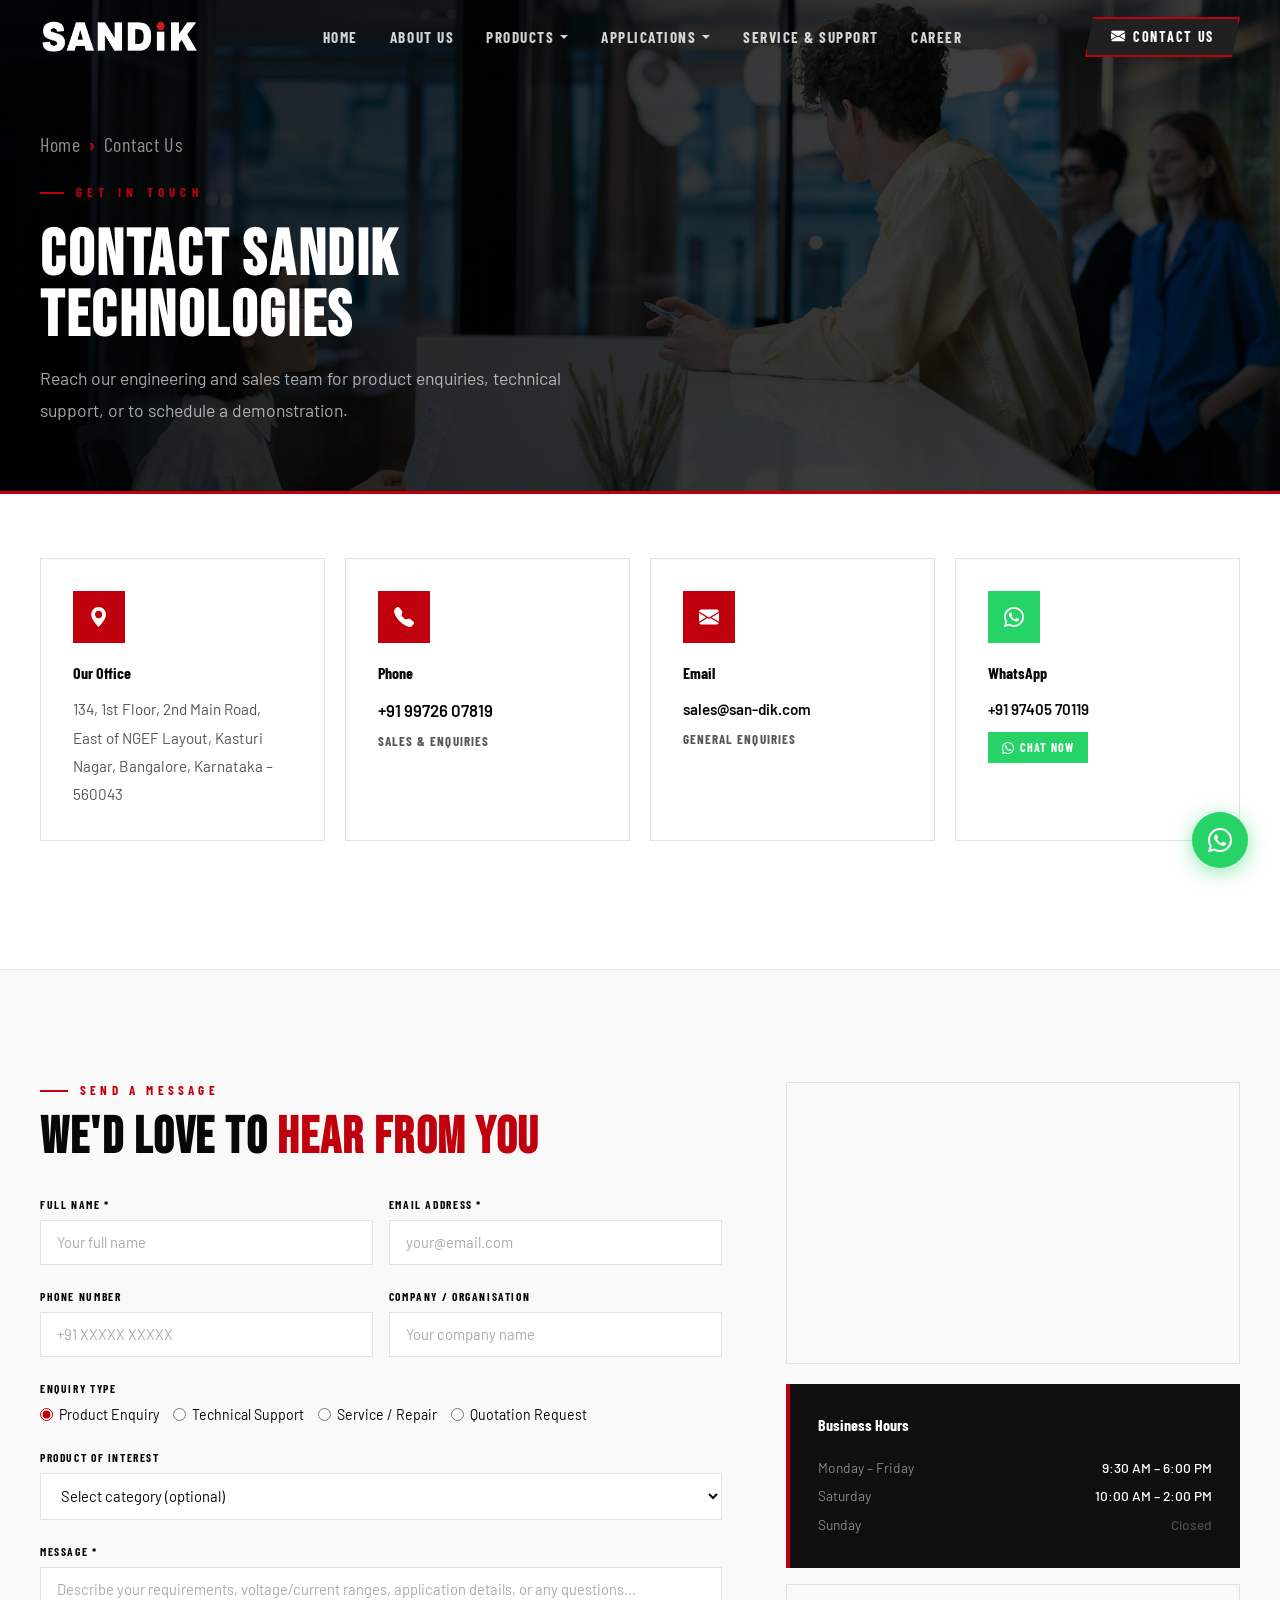
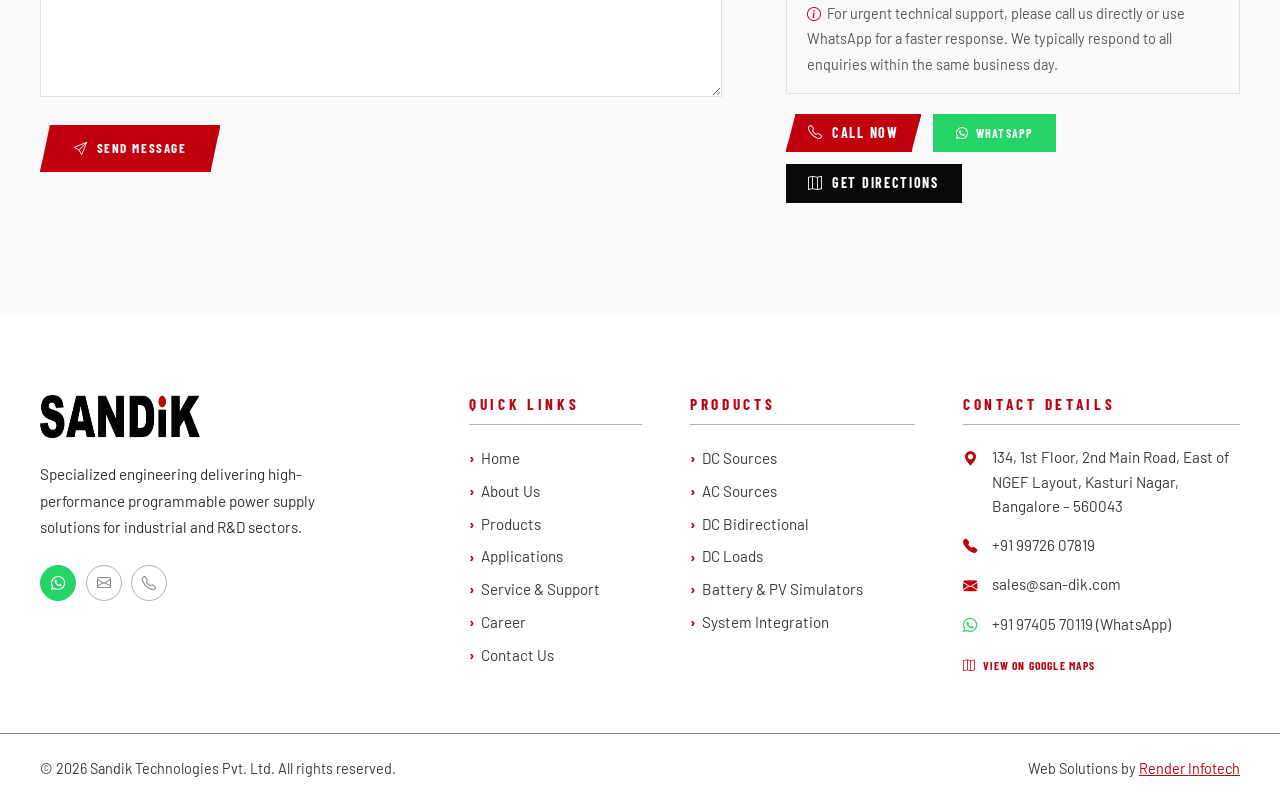
<file: contact.html>
<!doctype html>
<html lang="en">
  <head>
    <meta charset="UTF-8" />
    <meta name="viewport" content="width=device-width, initial-scale=1.0" />
    <meta
      name="description"
      content="Contact Sandik Technologies — Reach our engineering and sales team for product enquiries, technical support, or to schedule a demonstration. Bengaluru, India."
    />
    <title>Contact Us | Sandik Technologies Pvt. Ltd.</title>
    <link rel="icon" href="../assets/images/favicon-logo.jpg" />
    <link rel="preconnect" href="https://fonts.googleapis.com" />
    <link
      href="https://fonts.googleapis.com/css2?family=Bebas+Neue&family=Barlow+Condensed:wght@300;400;600;700;800&family=Barlow:wght@300;400;500;600&display=swap"
      rel="stylesheet"
    />
    <link
      rel="stylesheet"
      href="https://cdn.jsdelivr.net/npm/bootstrap-icons@1.11.3/font/bootstrap-icons.css"
    />
    <link rel="stylesheet" href="../css/main.css" />
    <link rel="stylesheet" href="../css/components.css" />
    <link rel="stylesheet" href="../css/animations.css" />
    <link rel="stylesheet" href="../css/responsive.css" />
  </head>
  <body>
    <div class="toast" id="toast"></div>

    <!-- HEADER -->
    <header id="site-header">
      <div class="header-inner">
        <a href="index.html" class="logo"
          ><img
            id="site-logo"
            src="../assets/images/logo-new.png"
            alt="Sandik Technologies"
            width="160"
            height="42"
        /></a>
        <nav class="main-nav">
          <div class="nav-item">
            <a href="index.html" class="nav-link">Home</a>
          </div>
          <div class="nav-item">
            <a href="about.html" class="nav-link">About Us</a>
          </div>
          <div class="nav-item">
            <a href="products.html" class="nav-link"
              >Products <svg viewBox="0 0 10 6"><path d="M1 1l4 4 4-4" /></svg
            ></a>
            <div class="mega-dropdown">
              <div class="mega-col">
                <div class="mega-col-title">DC Power</div>
                <a
                  href="products.html?cat=dc-sources&sub=lab-smp"
                  class="mega-link"
                >
                  <div>
                    <div class="mega-link-title">DC Sources — LAB/SMP</div>
                    <div class="mega-link-desc">Switching, 750W–2.4kW</div>
                  </div>
                </a>
                <a
                  href="products.html?cat=dc-sources&sub=lab-hp"
                  class="mega-link"
                >
                  <div>
                    <div class="mega-link-title">DC Sources — LAB/HP</div>
                    <div class="mega-link-desc">High Power, 3kW–63kW</div>
                  </div>
                </a>
                <a
                  href="products.html?cat=dc-sources&sub=lab-slv"
                  class="mega-link"
                >
                  <div>
                    <div class="mega-link-title">DC Sources — LAB/SLV</div>
                    <div class="mega-link-desc">High Voltage, up to 2000V</div>
                  </div>
                </a>
                <a
                  href="products.html?cat=dc-sources&sub=lab-linear"
                  class="mega-link"
                >
                  <div>
                    <div class="mega-link-title">Linear DC Sources</div>
                    <div class="mega-link-desc">
                      Ultra-low ripple, regulated
                    </div>
                  </div>
                </a>
              </div>
              <div class="mega-col">
                <div class="mega-col-title">AC Power</div>
                <a
                  href="products.html?cat=ac-sources&sub=1ph"
                  class="mega-link"
                >
                  <div>
                    <div class="mega-link-title">AC Sources — Single Phase</div>
                    <div class="mega-link-desc">Programmable, 45Hz–1000Hz</div>
                  </div>
                </a>
                <a
                  href="products.html?cat=ac-sources&sub=3ph"
                  class="mega-link"
                >
                  <div>
                    <div class="mega-link-title">AC Sources — Three Phase</div>
                    <div class="mega-link-desc">
                      Up to 2000kVA, worldwide grids
                    </div>
                  </div>
                </a>
                <a
                  href="products.html?cat=dc-bidir&sub=lab-hpr"
                  class="mega-link"
                >
                  <div>
                    <div class="mega-link-title">
                      DC Bidirectional — LAB/HPR
                    </div>
                    <div class="mega-link-desc">Regenerative, 7kW–1.4MW</div>
                  </div>
                </a>
                <a href="products.html?cat=ac-bidir" class="mega-link">
                  <div>
                    <div class="mega-link-title">AC Bidirectional</div>
                    <div class="mega-link-desc">Single & Three Phase</div>
                  </div>
                </a>
              </div>
              <div class="mega-col">
                <div class="mega-col-title">Loads & Simulators</div>
                <a
                  href="products.html?cat=dc-loads&sub=elp-dcw"
                  class="mega-link"
                >
                  <div>
                    <div class="mega-link-title">DC Loads — ELP/DCW</div>
                    <div class="mega-link-desc">High Speed, µs transients</div>
                  </div>
                </a>
                <a href="products.html?cat=dc-loads&sub=nxi" class="mega-link">
                  <div>
                    <div class="mega-link-title">
                      DC Loads — NXI Multi-Channel
                    </div>
                    <div class="mega-link-desc">Up to 16 channels per unit</div>
                  </div>
                </a>
                <a
                  href="products.html?cat=battery-pv-sim&sub=bat-sim"
                  class="mega-link"
                >
                  <div>
                    <div class="mega-link-title">Battery Simulators</div>
                    <div class="mega-link-desc">Li-Ion, LFP, NMC, CAN BMS</div>
                  </div>
                </a>
                <a href="products.html?cat=system-solutions" class="mega-link">
                  <div>
                    <div class="mega-link-title">System Integration</div>
                    <div class="mega-link-desc">Turnkey, HIL, Battery Test</div>
                  </div>
                </a>
              </div>
            </div>
          </div>
          <div class="nav-item">
            <a href="applications.html" class="nav-link"
              >Applications
              <svg viewBox="0 0 10 6"><path d="M1 1l4 4 4-4" /></svg
            ></a>
            <div class="mega-dropdown">
              <div class="mega-col">
                <!-- <div class="mega-col-title">DC Power</div> -->
                <a href="applications.html?cat=ev" class="mega-link">
                  <div>
                    <div class="mega-link-title">
                      Electric Vehicles & eMobility
                    </div>
                    <div class="mega-link-desc">
                      Battery pack cycling, motor drive testing, OBC validation,
                      BMS
                    </div>
                  </div>
                </a>
                <a
                  href="applications.html?cat=renewable-energy"
                  class="mega-link"
                >
                  <div>
                    <div class="mega-link-title">
                      Renewable Energy &amp; Grid
                    </div>
                    <div class="mega-link-desc">
                      Solar inverter MPPT, wind converter, ESS testing, grid
                      code compliance.
                    </div>
                  </div>
                </a>
                <a
                  href="applications.html?cat=aerospace-defence"
                  class="mega-link"
                >
                  <div>
                    <div class="mega-link-title">Aerospace &amp; Defence</div>
                    <div class="mega-link-desc">
                      MIL-STD-704, DO-160, avionics power, satellite subsystem
                      validation.
                    </div>
                  </div>
                </a>
              </div>
              <div class="mega-col">
                <!-- <div class="mega-col-title">AC Power</div> -->
                <a href="applications.html?cat=rd" class="mega-link">
                  <div>
                    <div class="mega-link-title">R&amp;D Laboratories</div>
                    <div class="mega-link-desc">
                      Prototype characterization, converter topology research,
                      EMC pre-compliance.
                    </div>
                  </div>
                </a>
                <a
                  href="applications.html?cat=industrial-automation"
                  class="mega-link"
                >
                  <div>
                    <div class="mega-link-title">Industrial Automation</div>
                    <div class="mega-link-desc">
                      VSD/servo drive testing, UPS validation, industrial
                      electronics characterization.
                    </div>
                  </div>
                </a>
                <a
                  href="applications.html?cat=consumer-electronics"
                  class="mega-link"
                >
                  <div>
                    <div class="mega-link-title">Consumer Electronics</div>
                    <div class="mega-link-desc">
                      USB-PD, SMPS efficiency, IEC 62368 safety, LED driver
                      testing.
                    </div>
                  </div>
                </a>
              </div>
            </div>
          </div>
          <div class="nav-item">
            <a href="service-support.html" class="nav-link"
              >Service &amp; Support</a
            >
          </div>
          <div class="nav-item">
            <a href="career.html" class="nav-link">Career</a>
          </div>
        </nav>
        <a
          href="contact.html"
          class="header-cta"
          style="background: var(--dark-3); border-color: var(--red)"
          ><i class="bi bi-envelope-fill"></i> Contact Us</a
        >
        <button class="hamburger" id="hamburger" aria-expanded="false">
          <span></span><span></span><span></span>
        </button>
      </div>
      <nav class="mobile-menu" id="mobileMenu">
        <a href="index.html" class="mob-link">Home</a>
        <a href="about.html" class="mob-link">About Us</a>
        <a href="products.html" class="mob-link">Products</a>
        <a href="applications.html" class="mob-link">Applications</a>
        <a href="service-support.html" class="mob-link"
          >Service &amp; Support</a
        >
        <a href="career.html" class="mob-link">Career</a>
        <a href="contact.html" class="mob-link">Contact Us</a>
      </nav>
    </header>

    <!-- PAGE HERO -->
    <div class="page-hero">
      <img
        src="./assets/images/contact-us-banner.jpg"
        alt="contact-us-banner"
      />
      <div class="container">
        <nav class="breadcrumb">
          <a
            href="index.html"
            style="font-size: 20px; color: rgba(255, 255, 255, 0.55)"
            >Home</a
          ><span style="font-size: 20px" class="breadcrumb-sep">›</span
          ><span style="font-size: 20px; color: rgba(255, 255, 255, 0.55)"
            >Contact Us</span
          >
        </nav>
        <div class="page-hero-eyebrow">Get In Touch</div>
        <h1>Contact Sandik<br />Technologies</h1>
        <p>
          Reach our engineering and sales team for product enquiries, technical
          support, or to schedule a demonstration.
        </p>
      </div>
    </div>

    <!-- CONTACT CARDS -->
    <section
      class="section-sm"
      style="background: var(--white); border-bottom: 1px solid var(--border)"
    >
      <div class="container">
        <div class="contact-cards-grid">
          <div class="contact-card reveal delay-100">
            <div class="contact-card-icon">
              <i class="bi bi-geo-alt-fill"></i>
            </div>
            <h5>Our Office</h5>
            <p>
              134, 1st Floor, 2nd Main Road, East of NGEF Layout, Kasturi Nagar,
              Bangalore, Karnataka – 560043
            </p>
          </div>
          <div class="contact-card reveal delay-200">
            <div class="contact-card-icon">
              <i class="bi bi-telephone-fill"></i>
            </div>
            <h5>Phone</h5>
            <p>
              <a
                href="tel:+919972607819"
                style="
                  color: var(--black);
                  font-weight: 600;
                  font-size: 1.05rem;
                "
                >+91 99726 07819</a
              ><br /><span
                style="
                  font-size: 0.82rem;
                  letter-spacing: 0.08em;
                  text-transform: uppercase;
                  font-family: var(--font-heading);
                  font-weight: 700;
                "
                >Sales &amp; Enquiries</span
              >
            </p>
          </div>
          <div class="contact-card reveal delay-300">
            <div class="contact-card-icon">
              <i class="bi bi-envelope-fill"></i>
            </div>
            <h5>Email</h5>
            <p>
              <a
                href="mailto:sales@san-dik.com"
                style="color: var(--black); font-weight: 600"
                >sales@san-dik.com</a
              ><br /><span
                style="
                  font-size: 0.82rem;
                  letter-spacing: 0.08em;
                  text-transform: uppercase;
                  font-family: var(--font-heading);
                  font-weight: 700;
                "
                >General Enquiries</span
              >
            </p>
          </div>
          <div class="contact-card reveal delay-400">
            <div class="contact-card-icon" style="background: #25d366">
              <i class="bi bi-whatsapp"></i>
            </div>
            <h5>WhatsApp</h5>
            <p>
              <a
                href="https://wa.me/919740570119"
                target="_blank"
                style="color: var(--black); font-weight: 600"
                >+91 97405 70119</a
              ><br />
              <a
                href="https://wa.me/919740570119"
                target="_blank"
                style="
                  display: inline-flex;
                  align-items: center;
                  gap: 0.3rem;
                  margin-top: 0.5rem;
                  background: #25d366;
                  color: var(--white);
                  font-family: var(--font-heading);
                  font-weight: 700;
                  font-size: 0.75rem;
                  letter-spacing: 0.1em;
                  text-transform: uppercase;
                  padding: 0.3rem 0.85rem;
                  text-decoration: none;
                "
              >
                <i class="bi bi-whatsapp"></i> Chat Now
              </a>
            </p>
          </div>
        </div>
      </div>
    </section>

    <!-- FORM + MAP -->
    <section class="section section-alt">
      <div class="container">
        <div class="contact-layout">
          <!-- Form side -->
          <div class="reveal reveal-left">
            <div class="section-label">Send a Message</div>
            <h2 class="section-title mb-4">
              We'd Love to <span>Hear From You</span>
            </h2>

            <div
              id="contactSuccess"
              style="
                display: none;
                background: #d4edda;
                border: 1px solid #c3e6cb;
                padding: 1rem 1.5rem;
                margin-bottom: 1.5rem;
                font-size: 0.9rem;
                color: #155724;
              "
            >
              <i class="bi bi-check-circle"></i> Thank you! Our team will
              respond within one business day.
            </div>

            <form id="contactForm" novalidate>
              <div class="form-row">
                <div class="form-group">
                  <label class="form-label">Full Name *</label>
                  <input
                    type="text"
                    class="form-control"
                    id="ct-name"
                    name="name"
                    placeholder="Your full name"
                    required
                  />
                </div>
                <div class="form-group">
                  <label class="form-label">Email Address *</label>
                  <input
                    type="email"
                    class="form-control"
                    id="ct-email"
                    name="email"
                    placeholder="your@email.com"
                    required
                  />
                </div>
              </div>
              <div class="form-row">
                <div class="form-group">
                  <label class="form-label">Phone Number</label>
                  <input
                    type="tel"
                    class="form-control"
                    name="phone"
                    placeholder="+91 XXXXX XXXXX"
                  />
                </div>
                <div class="form-group">
                  <label class="form-label">Company / Organisation</label>
                  <input
                    type="text"
                    class="form-control"
                    name="company"
                    placeholder="Your company name"
                  />
                </div>
              </div>

              <!-- Enquiry type radio -->
              <div class="form-group">
                <label class="form-label">Enquiry Type</label>
                <div
                  style="
                    display: flex;
                    flex-wrap: wrap;
                    gap: 0.85rem;
                    margin-top: 0.3rem;
                  "
                >
                  <label
                    style="
                      display: flex;
                      align-items: center;
                      gap: 0.4rem;
                      cursor: pointer;
                      font-size: 0.88rem;
                    "
                    ><input
                      type="radio"
                      name="enquiry_type"
                      value="Product Enquiry"
                      checked
                      style="accent-color: var(--red)"
                    />
                    Product Enquiry</label
                  >
                  <label
                    style="
                      display: flex;
                      align-items: center;
                      gap: 0.4rem;
                      cursor: pointer;
                      font-size: 0.88rem;
                    "
                    ><input
                      type="radio"
                      name="enquiry_type"
                      value="Technical Support"
                      style="accent-color: var(--red)"
                    />
                    Technical Support</label
                  >
                  <label
                    style="
                      display: flex;
                      align-items: center;
                      gap: 0.4rem;
                      cursor: pointer;
                      font-size: 0.88rem;
                    "
                    ><input
                      type="radio"
                      name="enquiry_type"
                      value="Service / Repair"
                      style="accent-color: var(--red)"
                    />
                    Service / Repair</label
                  >
                  <label
                    style="
                      display: flex;
                      align-items: center;
                      gap: 0.4rem;
                      cursor: pointer;
                      font-size: 0.88rem;
                    "
                    ><input
                      type="radio"
                      name="enquiry_type"
                      value="Quotation Request"
                      style="accent-color: var(--red)"
                    />
                    Quotation Request</label
                  >
                </div>
              </div>

              <div class="form-group">
                <label class="form-label">Product of Interest</label>
                <select
                  class="form-control"
                  name="product_interest"
                  id="productInterest"
                >
                  <option value="">Select category (optional)</option>
                  <option value="DC Sources (LAB/SMP, LAB/HP, LAB/SLV)">
                    DC Sources (LAB/SMP, LAB/HP, LAB/SLV)
                  </option>
                  <option value="AC Sources (Single Phase / Three Phase)">
                    AC Sources (Single Phase / Three Phase)
                  </option>
                  <option value="DC Bidirectional (LAB/HPR, LAB/SLV E)">
                    DC Bidirectional (LAB/HPR, LAB/SLV E)
                  </option>
                  <option value="AC Bidirectional">AC Bidirectional</option>
                  <option value="DC Electronic Loads (ELP/DCW, ELP/DCM, NXI)">
                    DC Electronic Loads (ELP/DCW, ELP/DCM, NXI)
                  </option>
                  <option value="AC/DC Universal Loads">
                    AC/DC Universal Loads
                  </option>
                  <option value="Battery Simulators">Battery Simulators</option>
                  <option value="PV Array Simulators">
                    PV Array Simulators
                  </option>
                  <option value="System Integration / Turnkey Systems">
                    System Integration / Turnkey Systems
                  </option>
                  <option value="General Enquiry">General Enquiry</option>
                </select>
              </div>

              <div class="form-group">
                <label class="form-label">Message *</label>
                <textarea
                  class="form-control"
                  id="ct-message"
                  name="message"
                  rows="5"
                  placeholder="Describe your requirements, voltage/current ranges, application details, or any questions..."
                  required
                ></textarea>
              </div>

              <button type="submit" class="btn btn-red">
                <i class="bi bi-send"></i> Send Message
              </button>
            </form>
          </div>

          <!-- Map + Info side -->
          <div class="reveal reveal-right">
            <!-- Google Maps Embed -->
            <div class="map-container">
              <iframe
                src="https://www.google.com/maps/embed?pb=!1m18!1m12!1m3!1d491.66607647419!2d77.66145!3d13.00030!2m3!1f0!2f0!3f0!3m2!1i1024!2i768!4f13.1!3m3!1m2!1s0x3bae17003dbb3a51%3A0x86d5432e89481242!2sET%20System%20(India)!5e0!3m2!1sen!2sin!4v1713200000000!5m2!1sen!2sin"
                allowfullscreen=""
                loading="lazy"
                referrerpolicy="no-referrer-when-downgrade"
                title="Sandik Technologies Office Location"
              >
              </iframe>
            </div>

            <!-- Business Hours -->
            <div class="business-hours-card">
              <div class="bh-title">Business Hours</div>
              <div class="bh-row">
                <span>Monday – Friday</span><span>9:30 AM – 6:00 PM</span>
              </div>
              <div class="bh-row">
                <span>Saturday</span><span>10:00 AM – 2:00 PM</span>
              </div>
              <div class="bh-row closed">
                <span>Sunday</span><span>Closed</span>
              </div>
            </div>

            <!-- Info note -->
            <div
              style="
                padding: 1rem 1.25rem;
                background: var(--lighter);
                border: 1px solid var(--border);
              "
            >
              <p
                style="
                  font-size: 0.9rem;
                  color: var(--mid);
                  margin: 0;
                  line-height: 1.75;
                "
              >
                <i class="bi bi-info-circle" style="color: var(--red)"></i
                >&nbsp; For urgent technical support, please call us directly or
                use WhatsApp for a faster response. We typically respond to all
                enquiries within the same business day.
              </p>
            </div>

            <!-- Direct actions -->
            <div
              style="
                margin-top: 1.25rem;
                display: flex;
                gap: 0.75rem;
                flex-wrap: wrap;
              "
            >
              <a href="tel:+919972607819" class="btn btn-red btn-sm"
                ><i class="bi bi-telephone"></i> Call Now</a
              >
              <a
                href="https://wa.me/919740570119"
                target="_blank"
                class="btn btn-sm"
                style="
                  background: #25d366;
                  color: var(--white);
                  border-color: #25d366;
                  font-family: var(--font-heading);
                  font-weight: 700;
                  font-size: 0.75rem;
                  letter-spacing: 0.1em;
                  text-transform: uppercase;
                  padding: 0.55rem 1.3rem;
                  display: inline-flex;
                  align-items: center;
                  gap: 0.4rem;
                "
                ><i class="bi bi-whatsapp"></i> WhatsApp</a
              >
              <a
                href="https://www.google.com/maps/place/ET+System+(India)/@13.0002992,77.6614706"
                target="_blank"
                class="btn btn-sm btn-dark"
                ><i class="bi bi-map"></i> Get Directions</a
              >
            </div>
          </div>
        </div>
      </div>
    </section>

    <!-- FOOTER -->
    <footer class="site-footer">
      <div class="footer-main">
        <div class="container">
          <div class="footer-grid">
            <div>
              <div class="footer-brand">
                <img
                  src="../assets/images/logo-bgremoved.png"
                  alt="Sandik Technologies"
                  width="160"
                  height="44"
                />
              </div>
              <p class="footer-tagline">
                Specialized engineering delivering high-performance programmable
                power supply solutions for industrial and R&D sectors.
              </p>
              <div class="footer-socials">
                <a
                  href="https://wa.me/919740570119"
                  target="_blank"
                  class="social-btn"
                  style="
                    background: #25d366;
                    border-color: #25d366;
                    color: white;
                  "
                  ><i class="bi bi-whatsapp"></i
                ></a>
                <a href="mailto:sales@san-dik.com" class="social-btn"
                  ><i class="bi bi-envelope"></i
                ></a>
                <a href="tel:+919972607819" class="social-btn"
                  ><i class="bi bi-telephone"></i
                ></a>
              </div>
            </div>
            <div>
              <div class="footer-heading">Quick Links</div>
              <nav class="footer-links">
                <a href="index.html" class="footer-link">Home</a>
                <a href="about.html" class="footer-link">About Us</a>
                <a href="products.html" class="footer-link">Products</a>
                <a href="applications.html" class="footer-link">Applications</a>
                <a href="service-support.html" class="footer-link"
                  >Service &amp; Support</a
                >
                <a href="career.html" class="footer-link">Career</a>
                <a href="contact.html" class="footer-link">Contact Us</a>
              </nav>
            </div>
            <div>
              <div class="footer-heading">Products</div>
              <nav class="footer-links">
                <a href="products.html?cat=dc-sources" class="footer-link"
                  >DC Sources</a
                >
                <a href="products.html?cat=ac-sources" class="footer-link"
                  >AC Sources</a
                >
                <a href="products.html?cat=dc-bidir" class="footer-link"
                  >DC Bidirectional</a
                >
                <a href="products.html?cat=dc-loads" class="footer-link"
                  >DC Loads</a
                >
                <a href="products.html?cat=battery-pv-sim" class="footer-link"
                  >Battery &amp; PV Simulators</a
                >
                <a href="products.html?cat=system-solutions" class="footer-link"
                  >System Integration</a
                >
              </nav>
            </div>
            <div>
              <div class="footer-heading">Contact Details</div>
              <div class="footer-contact-item">
                <i class="bi bi-geo-alt-fill"></i
                ><span
                  >134, 1st Floor, 2nd Main Road, East of NGEF Layout, Kasturi
                  Nagar, Bangalore – 560043</span
                >
              </div>
              <div class="footer-contact-item">
                <i class="bi bi-telephone-fill"></i
                ><a href="tel:+919972607819">+91 99726 07819</a>
              </div>
              <div class="footer-contact-item">
                <i class="bi bi-envelope-fill"></i
                ><a href="mailto:sales@san-dik.com">sales@san-dik.com</a>
              </div>
              <div class="footer-contact-item">
                <i class="bi bi-whatsapp" style="color: #25d366"></i
                ><a href="https://wa.me/919740570119" target="_blank"
                  >+91 97405 70119 (WhatsApp)</a
                >
              </div>
              <div style="margin-top: 0.75rem">
                <a
                  href="https://www.google.com/maps/place/ET+System+(India)/@13.0002992,77.6614706"
                  target="_blank"
                  style="
                    display: inline-flex;
                    align-items: center;
                    gap: 0.4rem;
                    color: var(--red);
                    font-family: var(--font-heading);
                    font-weight: 700;
                    font-size: 0.72rem;
                    letter-spacing: 0.1em;
                    text-transform: uppercase;
                  "
                  ><i class="bi bi-map"></i> View on Google Maps</a
                >
              </div>
            </div>
          </div>
        </div>
      </div>
      <div class="footer-bottom">
        <div class="container flex flex-between flex-wrap gap-2">
          <span
            >&copy; <span class="current-year"></span> Sandik Technologies Pvt.
            Ltd. All rights reserved.</span
          >
          <!-- <span
            >In technical collaboration with
            <a href="https://www.et-system.de/en/" target="_blank"
              >ET System Electronic GmbH, Germany</a
            ></span
          > -->
          <span
            >Web Solutions by
            <a
              href="https://www.renderinfotech.com/"
              target="_blank"
              rel="noopener"
              >Render Infotech</a
            ></span
          >
        </div>
      </div>
    </footer>
    <a href="https://wa.me/919740570119" target="_blank" class="wa-fab"
      ><i class="bi bi-whatsapp"></i
    ></a>
    <button class="scroll-top" id="scrollTopBtn">
      <i class="bi bi-arrow-up"></i>
    </button>
    <script src="../js/main.js"></script>
  </body>
</html>
</file>
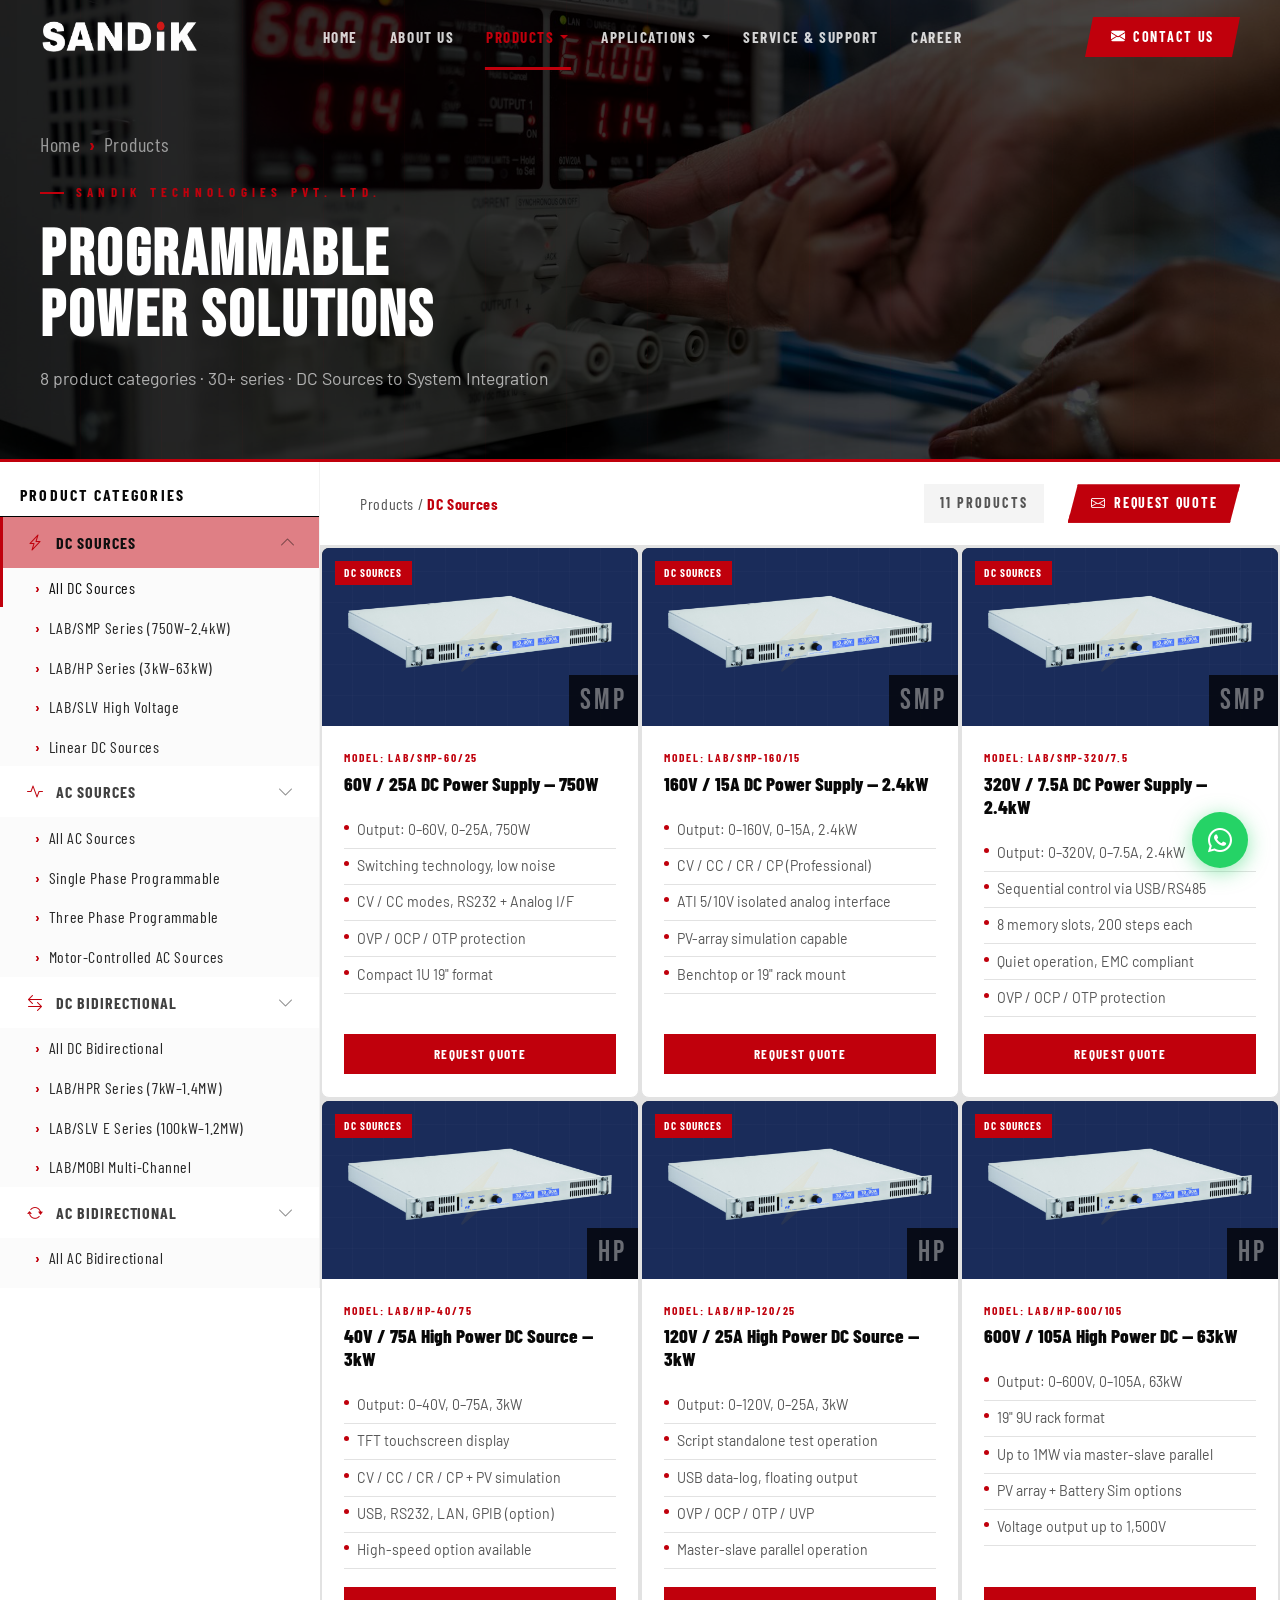
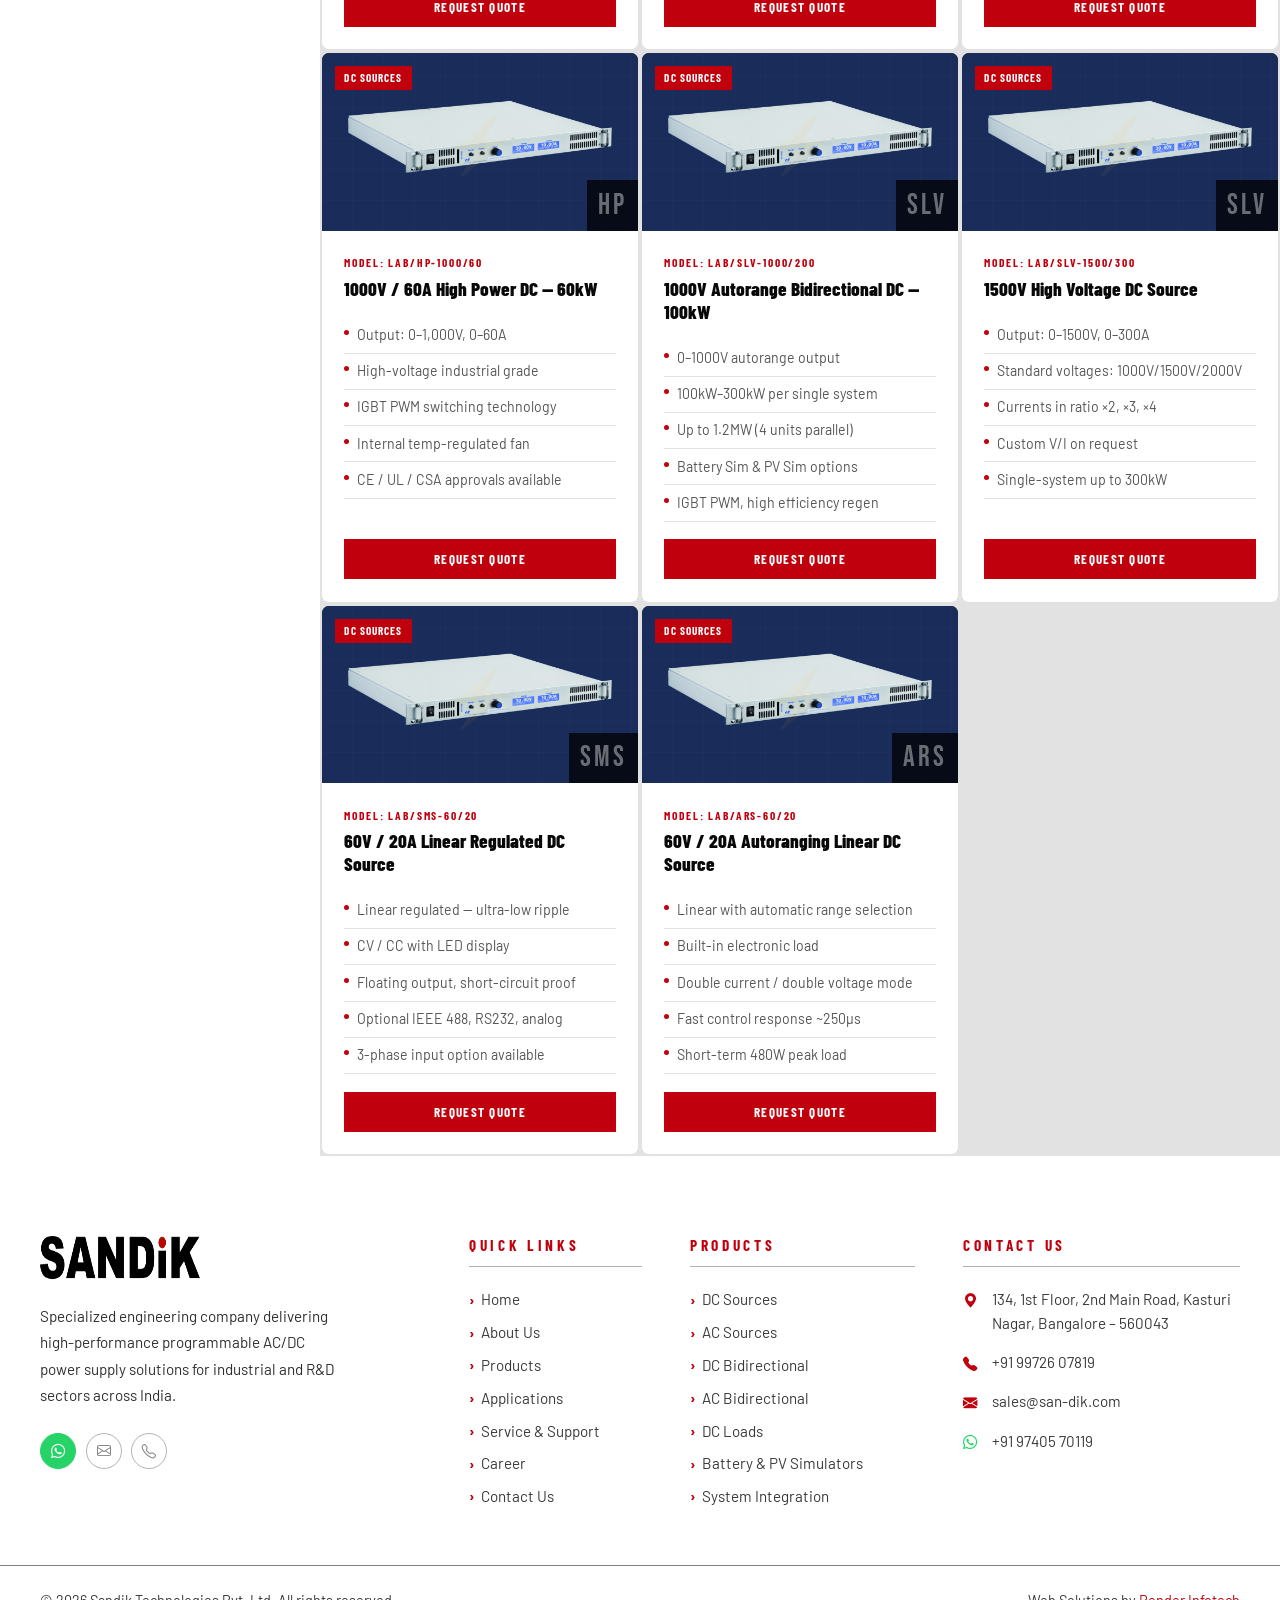
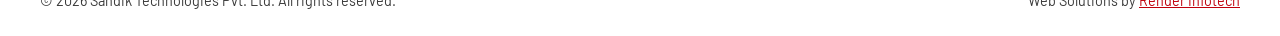
<file: products.html>
<!doctype html>
<html lang="en">
  <head>
    <meta charset="UTF-8" />
    <meta name="viewport" content="width=device-width, initial-scale=1.0" />
    <meta
      name="description"
      content="Sandik Technologies Products — Programmable DC Sources, AC Sources, Bidirectional units, Electronic Loads, Battery Simulators and System Solutions."
    />
    <title>Products | Sandik Technologies Pvt. Ltd.</title>
    <link rel="icon" href="../assets/images/favicon-logo.jpg" />
    <link rel="preconnect" href="https://fonts.googleapis.com" />
    <link
      href="https://fonts.googleapis.com/css2?family=Bebas+Neue&family=Barlow+Condensed:wght@300;400;600;700;800&family=Barlow:wght@300;400;500;600&display=swap"
      rel="stylesheet"
    />
    <link
      rel="stylesheet"
      href="https://cdn.jsdelivr.net/npm/bootstrap-icons@1.11.3/font/bootstrap-icons.css"
    />
    <link rel="stylesheet" href="../css/main.css" />
    <link rel="stylesheet" href="../css/components.css" />
    <link rel="stylesheet" href="../css/animations.css" />
    <link rel="stylesheet" href="../css/responsive.css" />
  </head>
  <body>
    <div class="toast" id="toast" role="alert"></div>

    <!-- HEADER (same as index) -->
    <header id="site-header">
      <div class="header-inner">
        <a href="index.html" class="logo"
          ><img
            id="site-logo"
            src="../assets/images/logo-new.png"
            alt="Sandik Technologies"
            width="160"
            height="42"
        /></a>
        <nav class="main-nav">
          <div class="nav-item">
            <a href="index.html" class="nav-link">Home</a>
          </div>
          <div class="nav-item">
            <a href="about.html" class="nav-link">About Us</a>
          </div>
          <div class="nav-item">
            <a href="products.html" class="nav-link active"
              >Products <svg viewBox="0 0 10 6"><path d="M1 1l4 4 4-4" /></svg
            ></a>
            <div class="mega-dropdown">
              <div class="mega-col">
                <div class="mega-col-title">DC Power</div>
                <a
                  href="products.html?cat=dc-sources&sub=lab-smp"
                  class="mega-link"
                  ><div>
                    <div class="mega-link-title">DC Sources — LAB/SMP</div>
                    <div class="mega-link-desc">Switching, 750W–2.4kW</div>
                  </div></a
                >
                <a
                  href="products.html?cat=dc-sources&sub=lab-hp"
                  class="mega-link"
                  ><div>
                    <div class="mega-link-title">DC Sources — LAB/HP</div>
                    <div class="mega-link-desc">High Power, 3kW–63kW</div>
                  </div></a
                >
                <a
                  href="products.html?cat=dc-sources&sub=lab-slv"
                  class="mega-link"
                  ><div>
                    <div class="mega-link-title">DC Sources — LAB/SLV</div>
                    <div class="mega-link-desc">High Voltage, up to 2000V</div>
                  </div></a
                >
                <a
                  href="products.html?cat=dc-sources&sub=lab-linear"
                  class="mega-link"
                  ><div>
                    <div class="mega-link-title">Linear DC Sources</div>
                    <div class="mega-link-desc">
                      Ultra-low ripple, regulated
                    </div>
                  </div></a
                >
              </div>
              <div class="mega-col">
                <div class="mega-col-title">AC Power</div>
                <a href="products.html?cat=ac-sources&sub=1ph" class="mega-link"
                  ><div>
                    <div class="mega-link-title">AC Sources — Single Phase</div>
                    <div class="mega-link-desc">Programmable, 45Hz–1000Hz</div>
                  </div></a
                >
                <a href="products.html?cat=ac-sources&sub=3ph" class="mega-link"
                  ><div>
                    <div class="mega-link-title">AC Sources — Three Phase</div>
                    <div class="mega-link-desc">Up to 2000kVA</div>
                  </div></a
                >
                <a
                  href="products.html?cat=dc-bidir&sub=lab-hpr"
                  class="mega-link"
                  ><div>
                    <div class="mega-link-title">
                      DC Bidirectional — LAB/HPR
                    </div>
                    <div class="mega-link-desc">Regenerative, 7kW–1.4MW</div>
                  </div></a
                >
                <a href="products.html?cat=ac-bidir" class="mega-link"
                  ><div>
                    <div class="mega-link-title">AC Bidirectional</div>
                    <div class="mega-link-desc">Single &amp; Three Phase</div>
                  </div></a
                >
              </div>
              <div class="mega-col">
                <div class="mega-col-title">Loads &amp; Simulators</div>
                <a
                  href="products.html?cat=dc-loads&sub=elp-dcw"
                  class="mega-link"
                  ><div>
                    <div class="mega-link-title">DC Loads — ELP/DCW</div>
                    <div class="mega-link-desc">High Speed, µs transients</div>
                  </div></a
                >
                <a href="products.html?cat=dc-loads&sub=nxi" class="mega-link"
                  ><div>
                    <div class="mega-link-title">
                      DC Loads — NXI Multi-Channel
                    </div>
                    <div class="mega-link-desc">Up to 16 channels</div>
                  </div></a
                >
                <a
                  href="products.html?cat=battery-pv-sim&sub=bat-sim"
                  class="mega-link"
                  ><div>
                    <div class="mega-link-title">Battery Simulators</div>
                    <div class="mega-link-desc">Li-Ion, LFP, NMC, CAN BMS</div>
                  </div></a
                >
                <a href="products.html?cat=system-solutions" class="mega-link"
                  ><div>
                    <div class="mega-link-title">System Integration</div>
                    <div class="mega-link-desc">Turnkey, HIL, Battery Test</div>
                  </div></a
                >
              </div>
            </div>
          </div>
          <div class="nav-item">
            <a href="applications.html" class="nav-link"
              >Applications
              <svg viewBox="0 0 10 6"><path d="M1 1l4 4 4-4" /></svg
            ></a>
            <div class="mega-dropdown">
              <div class="mega-col">
                <!-- <div class="mega-col-title">DC Power</div> -->
                <a href="applications.html?cat=ev" class="mega-link">
                  <div>
                    <div class="mega-link-title">
                      Electric Vehicles & eMobility
                    </div>
                    <div class="mega-link-desc">
                      Battery pack cycling, motor drive testing, OBC validation,
                      BMS
                    </div>
                  </div>
                </a>
                <a
                  href="applications.html?cat=renewable-energy"
                  class="mega-link"
                >
                  <div>
                    <div class="mega-link-title">
                      Renewable Energy &amp; Grid
                    </div>
                    <div class="mega-link-desc">
                      Solar inverter MPPT, wind converter, ESS testing, grid
                      code compliance.
                    </div>
                  </div>
                </a>
                <a
                  href="applications.html?cat=aerospace-defence"
                  class="mega-link"
                >
                  <div>
                    <div class="mega-link-title">Aerospace &amp; Defence</div>
                    <div class="mega-link-desc">
                      MIL-STD-704, DO-160, avionics power, satellite subsystem
                      validation.
                    </div>
                  </div>
                </a>
              </div>
              <div class="mega-col">
                <!-- <div class="mega-col-title">AC Power</div> -->
                <a href="applications.html?cat=rd" class="mega-link">
                  <div>
                    <div class="mega-link-title">R&amp;D Laboratories</div>
                    <div class="mega-link-desc">
                      Prototype characterization, converter topology research,
                      EMC pre-compliance.
                    </div>
                  </div>
                </a>
                <a
                  href="applications.html?cat=industrial-automation"
                  class="mega-link"
                >
                  <div>
                    <div class="mega-link-title">Industrial Automation</div>
                    <div class="mega-link-desc">
                      VSD/servo drive testing, UPS validation, industrial
                      electronics characterization.
                    </div>
                  </div>
                </a>
                <a
                  href="applications.html?cat=consumer-electronics"
                  class="mega-link"
                >
                  <div>
                    <div class="mega-link-title">Consumer Electronics</div>
                    <div class="mega-link-desc">
                      USB-PD, SMPS efficiency, IEC 62368 safety, LED driver
                      testing.
                    </div>
                  </div>
                </a>
              </div>
            </div>
          </div>
          <div class="nav-item">
            <a href="service-support.html" class="nav-link"
              >Service &amp; Support</a
            >
          </div>
          <div class="nav-item">
            <a href="career.html" class="nav-link">Career</a>
          </div>
        </nav>
        <a href="contact.html" class="header-cta"
          ><i class="bi bi-envelope-fill"></i> Contact Us</a
        >
        <button class="hamburger" id="hamburger" aria-expanded="false">
          <span></span><span></span><span></span>
        </button>
      </div>
      <nav class="mobile-menu" id="mobileMenu">
        <a href="index.html" class="mob-link">Home</a>
        <a href="about.html" class="mob-link">About Us</a>
        <a href="products.html" class="mob-link">Products</a>
        <a href="products.html?cat=dc-sources" class="mob-sub">→ DC Sources</a>
        <a href="products.html?cat=ac-sources" class="mob-sub">→ AC Sources</a>
        <a href="products.html?cat=dc-bidir" class="mob-sub"
          >→ DC Bidirectional</a
        >
        <a href="products.html?cat=dc-loads" class="mob-sub"
          >→ DC Electronic Loads</a
        >
        <a href="products.html?cat=battery-pv-sim" class="mob-sub"
          >→ Battery &amp; PV Simulators</a
        >
        <a href="products.html?cat=system-solutions" class="mob-sub"
          >→ System Solutions</a
        >
        <a href="applications.html" class="mob-link">Applications</a>
        <a href="service-support.html" class="mob-link"
          >Service &amp; Support</a
        >
        <a href="career.html" class="mob-link">Career</a>
        <a href="contact.html" class="mob-link">Contact Us</a>
      </nav>
    </header>

    <!-- PAGE HERO -->
    <div class="page-hero">
      <img src="./assets/images/hero-banner.jpg" alt="products-banner" />
      <div class="container phero-inner">
        <nav class="breadcrumb" aria-label="Breadcrumb">
          <a
            href="index.html"
            style="font-size: 20px; color: rgba(255, 255, 255, 0.55)"
            >Home</a
          >
          <span style="font-size: 20px" class="breadcrumb-sep">›</span>
          <span style="font-size: 20px; color: rgba(255, 255, 255, 0.55)"
            >Products</span
          >
        </nav>
        <div class="page-hero-eyebrow">
          <!-- ET System Electronic GmbH — India Representative -->
          Sandik Technologies Pvt. Ltd.
        </div>
        <h1>Programmable<br />Power Solutions</h1>
        <p>
          8 product categories · 30+ series · DC Sources to System Integration
        </p>
      </div>
    </div>

    <!-- PRODUCTS LAYOUT -->
    <div class="products-layout">
      <!-- Sidebar -->
      <div class="products-sidebar" id="productsSidebar">
        <!-- Built by products.js -->
      </div>

      <!-- Main area -->
      <div class="products-main">
        <!-- Topbar -->
        <div class="products-topbar">
          <div class="products-breadcrumb" id="productsBreadcrumb">
            Products / <span>DC Sources</span>
          </div>
          <div class="flex gap-3 flex-wrap" style="align-items: center">
            <div class="products-count" id="productsCount">0 Products</div>
            <a href="contact.html" class="btn btn-red btn-sm"
              ><i class="bi bi-envelope"></i> Request Quote</a
            >
          </div>
        </div>

        <!-- Grid -->
        <div class="products-grid" id="productsGrid"></div>

        <!-- No products message -->
        <div class="no-products-msg" id="noProductsMsg" style="display: none">
          <i class="bi bi-search"></i>
          No products found. Please select a subcategory or
          <a href="contact.html" style="color: var(--red)">contact us</a> for
          custom requirements.
        </div>

        <!-- Footer note -->
        <!-- <div
          style="
            padding: 2rem;
            background: var(--dark-2);
            border-top: 1px solid rgba(255, 255, 255, 0.05);
            margin-top: 1px;
          "
        >
          <div class="flex flex-between flex-wrap gap-3">
            <div>
              <div
                style="
                  font-family: var(--font-heading);
                  font-weight: 700;
                  font-size: 1rem;
                  letter-spacing: 0.16em;
                  text-transform: uppercase;
                  color: var(--red);
                  margin-bottom: 0.4rem;
                "
              >
                Technology Partner
              </div>
              <p
                style="
                  color: rgba(255, 255, 255, 0.65);
                  font-size: 0.9rem;
                  margin: 0;
                "
              >
                Product specifications based on ET System Electronic GmbH,
                Germany catalog. For complete details, visit ET System or
                contact our sales team.
              </p>
            </div>
            <a
              href="https://www.et-system.de/en/"
              target="_blank"
              rel="noopener"
              class="btn btn-red btn-sm"
              style="white-space: nowrap; align-self: center"
              ><i class="bi bi-box-arrow-up-right"></i> ET System Website</a
            >
          </div>
        </div> -->
      </div>
    </div>

    <!-- FOOTER -->
    <footer class="site-footer">
      <div class="footer-main">
        <div class="container">
          <div class="footer-grid">
            <div>
              <div class="footer-brand">
                <img
                  src="../assets/images/logo-bgremoved.png"
                  alt="Sandik Technologies"
                  width="160"
                  height="44"
                />
              </div>
              <p class="footer-tagline">
                Specialized engineering company delivering high-performance
                programmable AC/DC power supply solutions for industrial and R&D
                sectors across India.
              </p>
              <div class="footer-socials">
                <a
                  href="https://wa.me/919740570119"
                  target="_blank"
                  class="social-btn"
                  style="
                    background: #25d366;
                    border-color: #25d366;
                    color: white;
                  "
                  ><i class="bi bi-whatsapp"></i
                ></a>
                <a href="mailto:sales@san-dik.com" class="social-btn"
                  ><i class="bi bi-envelope"></i
                ></a>
                <a href="tel:+919972607819" class="social-btn"
                  ><i class="bi bi-telephone"></i
                ></a>
              </div>
            </div>
            <div>
              <div class="footer-heading">Quick Links</div>
              <nav class="footer-links">
                <a href="index.html" class="footer-link">Home</a>
                <a href="about.html" class="footer-link">About Us</a>
                <a href="products.html" class="footer-link">Products</a>
                <a href="applications.html" class="footer-link">Applications</a>
                <a href="service-support.html" class="footer-link"
                  >Service &amp; Support</a
                >
                <a href="career.html" class="footer-link">Career</a>
                <a href="contact.html" class="footer-link">Contact Us</a>
              </nav>
            </div>
            <div>
              <div class="footer-heading">Products</div>
              <nav class="footer-links">
                <a href="products.html?cat=dc-sources" class="footer-link"
                  >DC Sources</a
                >
                <a href="products.html?cat=ac-sources" class="footer-link"
                  >AC Sources</a
                >
                <a href="products.html?cat=dc-bidir" class="footer-link"
                  >DC Bidirectional</a
                >
                <a href="products.html?cat=ac-bidir" class="footer-link"
                  >AC Bidirectional</a
                >
                <a href="products.html?cat=dc-loads" class="footer-link"
                  >DC Loads</a
                >
                <a href="products.html?cat=battery-pv-sim" class="footer-link"
                  >Battery &amp; PV Simulators</a
                >
                <a href="products.html?cat=system-solutions" class="footer-link"
                  >System Integration</a
                >
              </nav>
            </div>
            <div>
              <div class="footer-heading">Contact Us</div>
              <div class="footer-contact-item">
                <i class="bi bi-geo-alt-fill"></i
                ><span
                  >134, 1st Floor, 2nd Main Road, Kasturi Nagar, Bangalore –
                  560043</span
                >
              </div>
              <div class="footer-contact-item">
                <i class="bi bi-telephone-fill"></i
                ><a href="tel:+919972607819">+91 99726 07819</a>
              </div>
              <div class="footer-contact-item">
                <i class="bi bi-envelope-fill"></i
                ><a href="mailto:sales@san-dik.com">sales@san-dik.com</a>
              </div>
              <div class="footer-contact-item">
                <i class="bi bi-whatsapp" style="color: #25d366"></i
                ><a href="https://wa.me/919740570119" target="_blank"
                  >+91 97405 70119</a
                >
              </div>
            </div>
          </div>
        </div>
      </div>
      <div class="footer-bottom">
        <div class="container flex flex-between flex-wrap gap-2">
          <span
            >&copy; <span class="current-year"></span> Sandik Technologies Pvt.
            Ltd. All rights reserved.</span
          >
          <!-- <span
            >In technical collaboration with
            <a href="https://www.et-system.de/en/" target="_blank"
              >ET System Electronic GmbH, Germany</a
            ></span
          > -->
          <span
            >Web Solutions by
            <a
              href="https://www.renderinfotech.com/"
              target="_blank"
              rel="noopener"
              >Render Infotech</a
            ></span
          >
        </div>
      </div>
    </footer>

    <a href="https://wa.me/919740570119" target="_blank" class="wa-fab"
      ><i class="bi bi-whatsapp"></i
    ></a>
    <button class="scroll-top" id="scrollTopBtn">
      <i class="bi bi-arrow-up"></i>
    </button>

    <script src="../js/main.js"></script>
    <script src="../js/products.js"></script>
  </body>
</html>
</file>
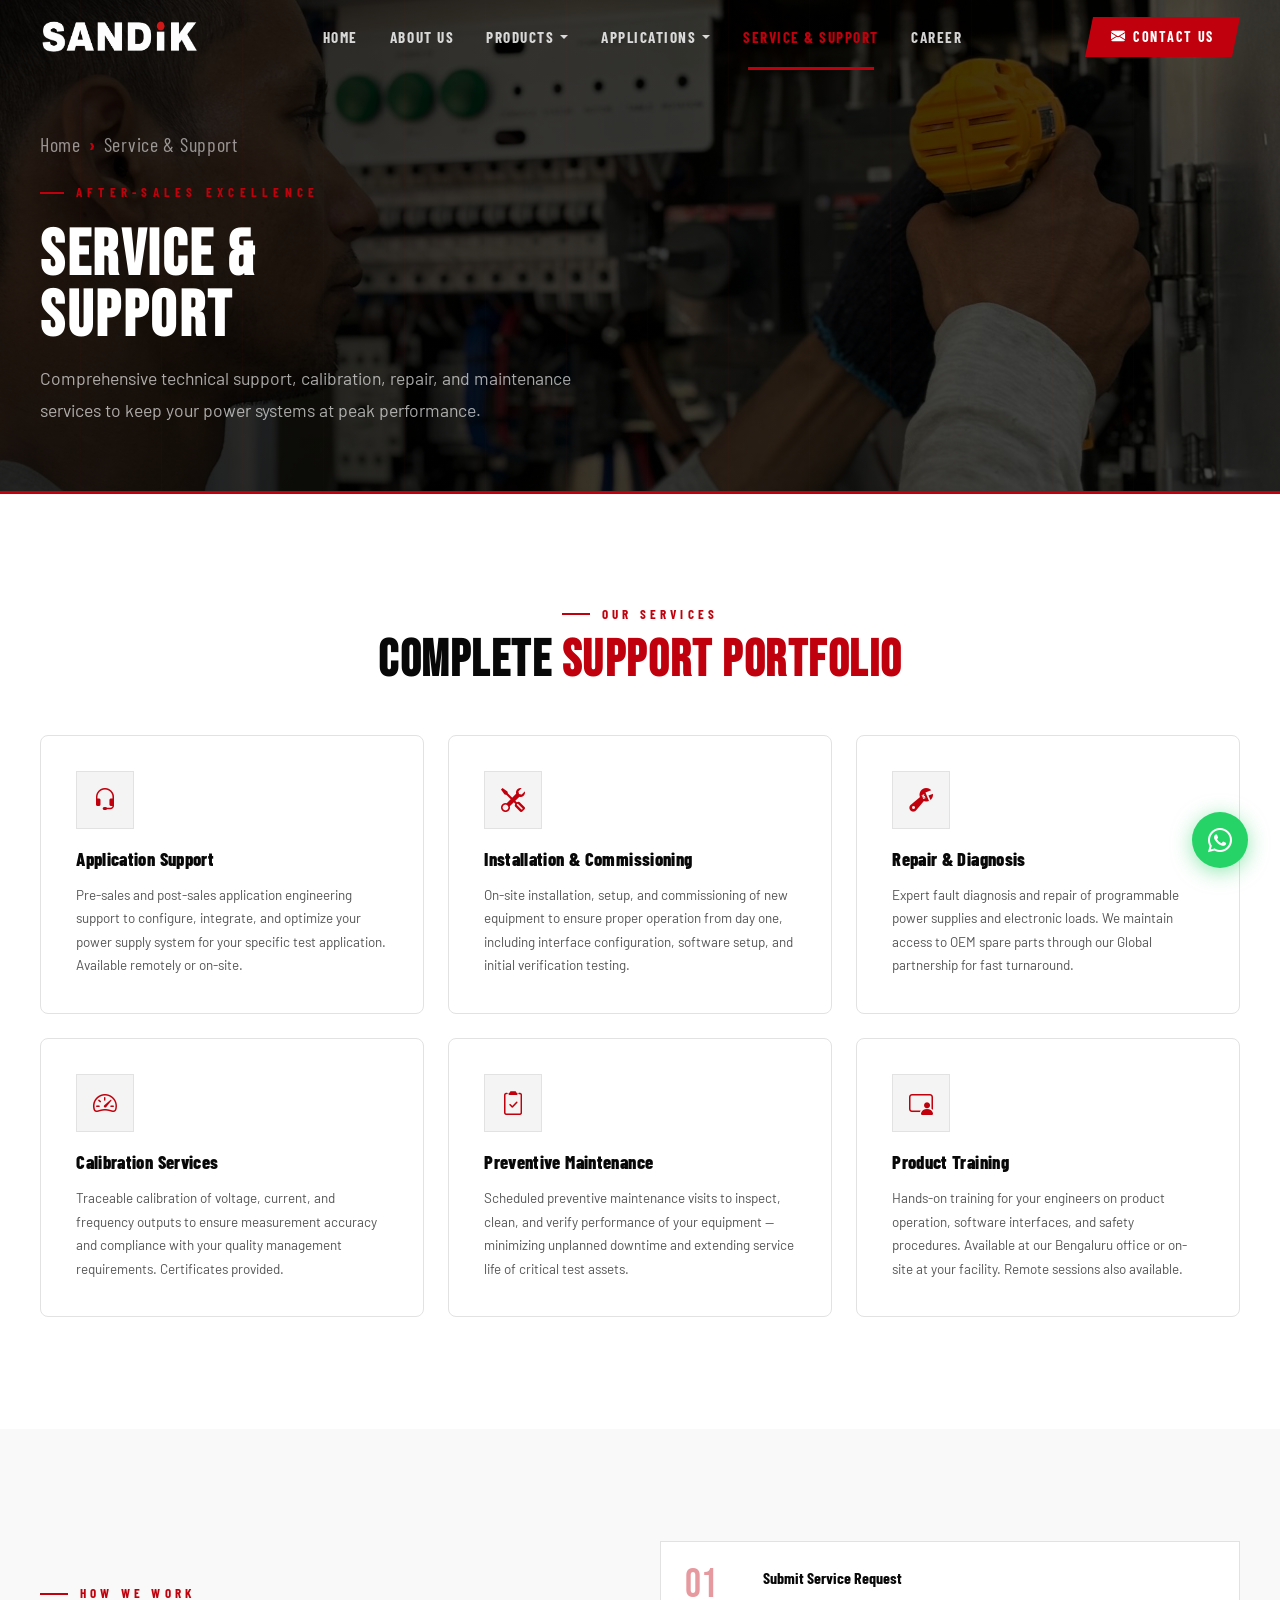
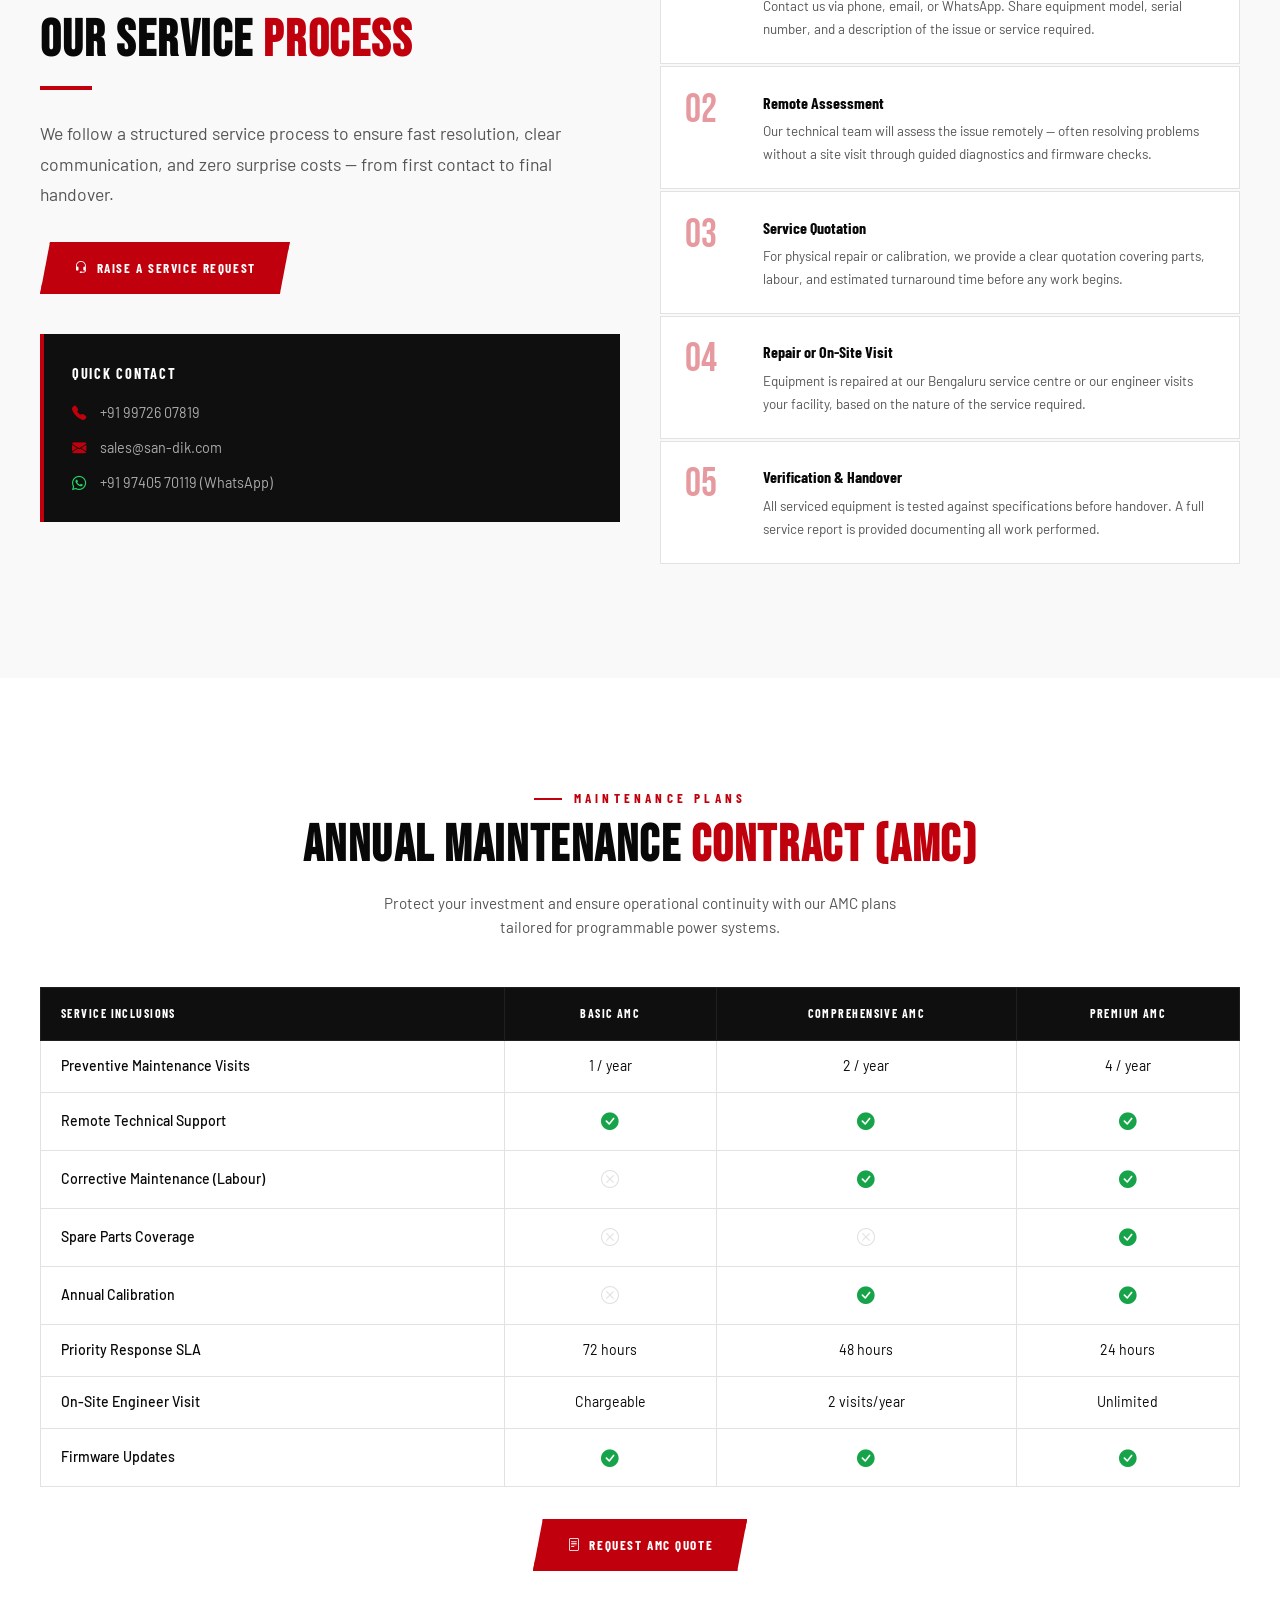
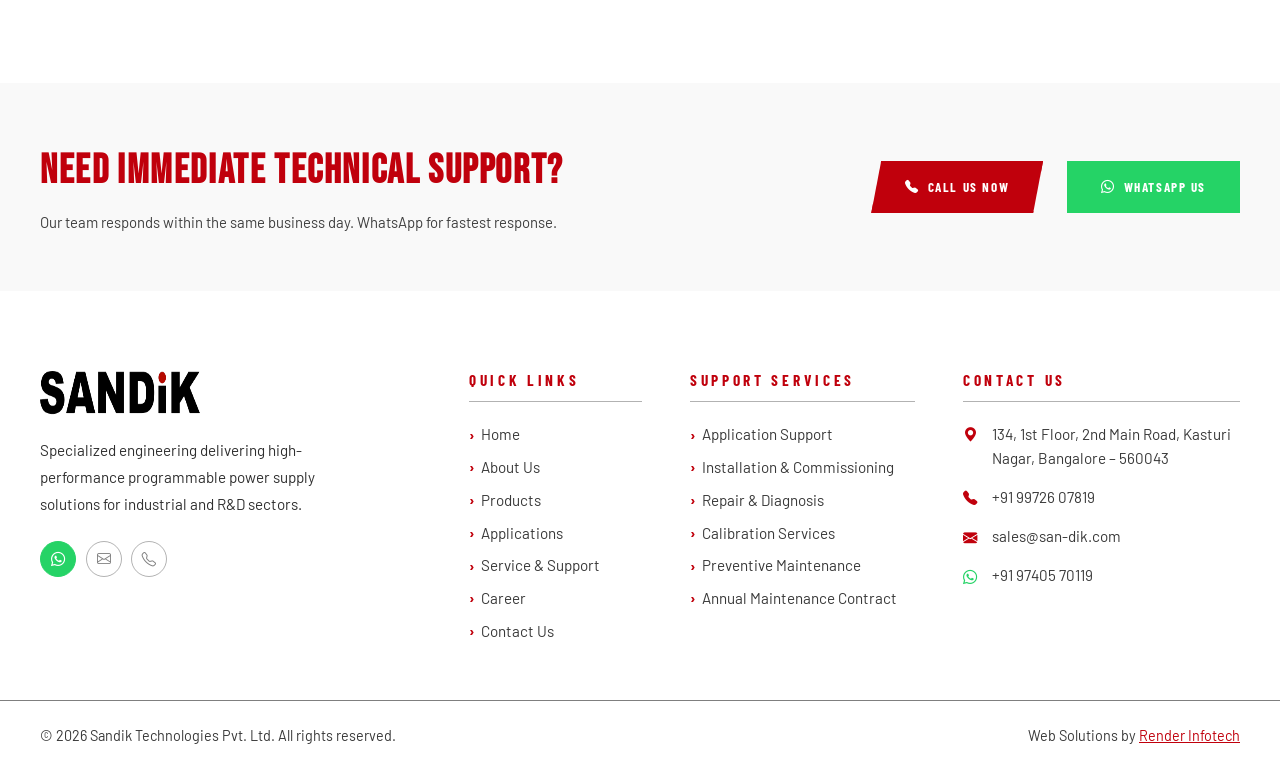
<file: service-support.html>
<!doctype html>
<html lang="en">
  <head>
    <meta charset="UTF-8" />
    <meta name="viewport" content="width=device-width, initial-scale=1.0" />
    <meta
      name="description"
      content="Service & Support — Sandik Technologies offers comprehensive after-sales service, calibration, repair, and AMC for programmable power supplies."
    />
    <title>Service &amp; Support | Sandik Technologies Pvt. Ltd.</title>
    <link rel="icon" href="../assets/images/favicon-logo.jpg" />
    <link rel="preconnect" href="https://fonts.googleapis.com" />
    <link
      href="https://fonts.googleapis.com/css2?family=Bebas+Neue&family=Barlow+Condensed:wght@300;400;600;700;800&family=Barlow:wght@300;400;500;600&display=swap"
      rel="stylesheet"
    />
    <link
      rel="stylesheet"
      href="https://cdn.jsdelivr.net/npm/bootstrap-icons@1.11.3/font/bootstrap-icons.css"
    />
    <link rel="stylesheet" href="../css/main.css" />
    <link rel="stylesheet" href="../css/components.css" />
    <link rel="stylesheet" href="../css/animations.css" />
    <link rel="stylesheet" href="../css/responsive.css" />
  </head>
  <body>
    <div class="toast" id="toast"></div>

    <!-- HEADER -->
    <header id="site-header">
      <div class="header-inner">
        <a href="index.html" class="logo"
          ><img
            id="site-logo"
            src="../assets/images/logo-new.png"
            alt="Sandik Technologies"
            width="160"
            height="42"
        /></a>
        <nav class="main-nav">
          <div class="nav-item">
            <a href="index.html" class="nav-link">Home</a>
          </div>
          <div class="nav-item">
            <a href="about.html" class="nav-link">About Us</a>
          </div>
          <div class="nav-item">
            <a href="products.html" class="nav-link"
              >Products <svg viewBox="0 0 10 6"><path d="M1 1l4 4 4-4" /></svg
            ></a>
            <div class="mega-dropdown">
              <div class="mega-col">
                <div class="mega-col-title">DC Power</div>
                <a
                  href="products.html?cat=dc-sources&sub=lab-smp"
                  class="mega-link"
                >
                  <div>
                    <div class="mega-link-title">DC Sources — LAB/SMP</div>
                    <div class="mega-link-desc">Switching, 750W–2.4kW</div>
                  </div>
                </a>
                <a
                  href="products.html?cat=dc-sources&sub=lab-hp"
                  class="mega-link"
                >
                  <div>
                    <div class="mega-link-title">DC Sources — LAB/HP</div>
                    <div class="mega-link-desc">High Power, 3kW–63kW</div>
                  </div>
                </a>
                <a
                  href="products.html?cat=dc-sources&sub=lab-slv"
                  class="mega-link"
                >
                  <div>
                    <div class="mega-link-title">DC Sources — LAB/SLV</div>
                    <div class="mega-link-desc">High Voltage, up to 2000V</div>
                  </div>
                </a>
                <a
                  href="products.html?cat=dc-sources&sub=lab-linear"
                  class="mega-link"
                >
                  <div>
                    <div class="mega-link-title">Linear DC Sources</div>
                    <div class="mega-link-desc">
                      Ultra-low ripple, regulated
                    </div>
                  </div>
                </a>
              </div>
              <div class="mega-col">
                <div class="mega-col-title">AC Power</div>
                <a
                  href="products.html?cat=ac-sources&sub=1ph"
                  class="mega-link"
                >
                  <div>
                    <div class="mega-link-title">AC Sources — Single Phase</div>
                    <div class="mega-link-desc">Programmable, 45Hz–1000Hz</div>
                  </div>
                </a>
                <a
                  href="products.html?cat=ac-sources&sub=3ph"
                  class="mega-link"
                >
                  <div>
                    <div class="mega-link-title">AC Sources — Three Phase</div>
                    <div class="mega-link-desc">
                      Up to 2000kVA, worldwide grids
                    </div>
                  </div>
                </a>
                <a
                  href="products.html?cat=dc-bidir&sub=lab-hpr"
                  class="mega-link"
                >
                  <div>
                    <div class="mega-link-title">
                      DC Bidirectional — LAB/HPR
                    </div>
                    <div class="mega-link-desc">Regenerative, 7kW–1.4MW</div>
                  </div>
                </a>
                <a href="products.html?cat=ac-bidir" class="mega-link">
                  <div>
                    <div class="mega-link-title">AC Bidirectional</div>
                    <div class="mega-link-desc">Single & Three Phase</div>
                  </div>
                </a>
              </div>
              <div class="mega-col">
                <div class="mega-col-title">Loads & Simulators</div>
                <a
                  href="products.html?cat=dc-loads&sub=elp-dcw"
                  class="mega-link"
                >
                  <div>
                    <div class="mega-link-title">DC Loads — ELP/DCW</div>
                    <div class="mega-link-desc">High Speed, µs transients</div>
                  </div>
                </a>
                <a href="products.html?cat=dc-loads&sub=nxi" class="mega-link">
                  <div>
                    <div class="mega-link-title">
                      DC Loads — NXI Multi-Channel
                    </div>
                    <div class="mega-link-desc">Up to 16 channels per unit</div>
                  </div>
                </a>
                <a
                  href="products.html?cat=battery-pv-sim&sub=bat-sim"
                  class="mega-link"
                >
                  <div>
                    <div class="mega-link-title">Battery Simulators</div>
                    <div class="mega-link-desc">Li-Ion, LFP, NMC, CAN BMS</div>
                  </div>
                </a>
                <a href="products.html?cat=system-solutions" class="mega-link">
                  <div>
                    <div class="mega-link-title">System Integration</div>
                    <div class="mega-link-desc">Turnkey, HIL, Battery Test</div>
                  </div>
                </a>
              </div>
            </div>
          </div>
          <div class="nav-item">
            <a href="applications.html" class="nav-link"
              >Applications
              <svg viewBox="0 0 10 6"><path d="M1 1l4 4 4-4" /></svg
            ></a>
            <div class="mega-dropdown">
              <div class="mega-col">
                <!-- <div class="mega-col-title">DC Power</div> -->
                <a href="applications.html?cat=ev" class="mega-link">
                  <div>
                    <div class="mega-link-title">
                      Electric Vehicles & eMobility
                    </div>
                    <div class="mega-link-desc">
                      Battery pack cycling, motor drive testing, OBC validation,
                      BMS
                    </div>
                  </div>
                </a>
                <a
                  href="applications.html?cat=renewable-energy"
                  class="mega-link"
                >
                  <div>
                    <div class="mega-link-title">
                      Renewable Energy &amp; Grid
                    </div>
                    <div class="mega-link-desc">
                      Solar inverter MPPT, wind converter, ESS testing, grid
                      code compliance.
                    </div>
                  </div>
                </a>
                <a
                  href="applications.html?cat=aerospace-defence"
                  class="mega-link"
                >
                  <div>
                    <div class="mega-link-title">Aerospace &amp; Defence</div>
                    <div class="mega-link-desc">
                      MIL-STD-704, DO-160, avionics power, satellite subsystem
                      validation.
                    </div>
                  </div>
                </a>
              </div>
              <div class="mega-col">
                <!-- <div class="mega-col-title">AC Power</div> -->
                <a href="applications.html?cat=rd" class="mega-link">
                  <div>
                    <div class="mega-link-title">R&amp;D Laboratories</div>
                    <div class="mega-link-desc">
                      Prototype characterization, converter topology research,
                      EMC pre-compliance.
                    </div>
                  </div>
                </a>
                <a
                  href="applications.html?cat=industrial-automation"
                  class="mega-link"
                >
                  <div>
                    <div class="mega-link-title">Industrial Automation</div>
                    <div class="mega-link-desc">
                      VSD/servo drive testing, UPS validation, industrial
                      electronics characterization.
                    </div>
                  </div>
                </a>
                <a
                  href="applications.html?cat=consumer-electronics"
                  class="mega-link"
                >
                  <div>
                    <div class="mega-link-title">Consumer Electronics</div>
                    <div class="mega-link-desc">
                      USB-PD, SMPS efficiency, IEC 62368 safety, LED driver
                      testing.
                    </div>
                  </div>
                </a>
              </div>
            </div>
          </div>
          <div class="nav-item">
            <a href="service-support.html" class="nav-link active"
              >Service &amp; Support</a
            >
          </div>
          <div class="nav-item">
            <a href="career.html" class="nav-link">Career</a>
          </div>
        </nav>
        <a href="contact.html" class="header-cta"
          ><i class="bi bi-envelope-fill"></i> Contact Us</a
        >
        <button class="hamburger" id="hamburger" aria-expanded="false">
          <span></span><span></span><span></span>
        </button>
      </div>
      <nav class="mobile-menu" id="mobileMenu">
        <a href="index.html" class="mob-link">Home</a>
        <a href="about.html" class="mob-link">About Us</a>
        <a href="products.html" class="mob-link">Products</a>
        <a href="applications.html" class="mob-link">Applications</a>
        <a href="service-support.html" class="mob-link"
          >Service &amp; Support</a
        >
        <a href="career.html" class="mob-link">Career</a>
        <a href="contact.html" class="mob-link">Contact Us</a>
      </nav>
    </header>

    <!-- PAGE HERO -->
    <div class="page-hero">
      <img
        src="./assets/images/service-support-banner.jpg"
        alt="service-support-banner"
      />
      <div class="container">
        <nav class="breadcrumb">
          <a
            href="index.html"
            style="font-size: 20px; color: rgba(255, 255, 255, 0.55)"
            >Home</a
          ><span style="font-size: 20px" class="breadcrumb-sep">›</span
          ><span style="font-size: 20px; color: rgba(255, 255, 255, 0.55)"
            >Service &amp; Support</span
          >
        </nav>
        <div class="page-hero-eyebrow">After-Sales Excellence</div>
        <h1>Service &amp;<br />Support</h1>
        <p>
          Comprehensive technical support, calibration, repair, and maintenance
          services to keep your power systems at peak performance.
        </p>
      </div>
    </div>

    <!-- SERVICE CARDS -->
    <section class="section">
      <div class="container">
        <div class="text-center mb-5 reveal">
          <div class="section-label" style="justify-content: center">
            Our Services
          </div>
          <h2 class="section-title">Complete <span>Support Portfolio</span></h2>
        </div>
        <div class="service-cards-grid">
          <div class="service-card reveal delay-100">
            <div class="service-icon"><i class="bi bi-headset"></i></div>
            <h4>Application Support</h4>
            <p>
              Pre-sales and post-sales application engineering support to
              configure, integrate, and optimize your power supply system for
              your specific test application. Available remotely or on-site.
            </p>
          </div>
          <div class="service-card reveal delay-200">
            <div class="service-icon"><i class="bi bi-tools"></i></div>
            <h4>Installation &amp; Commissioning</h4>
            <p>
              On-site installation, setup, and commissioning of new equipment to
              ensure proper operation from day one, including interface
              configuration, software setup, and initial verification testing.
            </p>
          </div>
          <div class="service-card reveal delay-300">
            <div class="service-icon">
              <i class="bi bi-wrench-adjustable"></i>
            </div>
            <h4>Repair &amp; Diagnosis</h4>
            <p>
              Expert fault diagnosis and repair of programmable power supplies
              and electronic loads. We maintain access to OEM spare parts
              through our Global partnership for fast turnaround.
            </p>
          </div>
          <div class="service-card reveal delay-100">
            <div class="service-icon"><i class="bi bi-speedometer2"></i></div>
            <h4>Calibration Services</h4>
            <p>
              Traceable calibration of voltage, current, and frequency outputs
              to ensure measurement accuracy and compliance with your quality
              management requirements. Certificates provided.
            </p>
          </div>
          <div class="service-card reveal delay-200">
            <div class="service-icon">
              <i class="bi bi-clipboard2-check"></i>
            </div>
            <h4>Preventive Maintenance</h4>
            <p>
              Scheduled preventive maintenance visits to inspect, clean, and
              verify performance of your equipment — minimizing unplanned
              downtime and extending service life of critical test assets.
            </p>
          </div>
          <div class="service-card reveal delay-300">
            <div class="service-icon"><i class="bi bi-person-video3"></i></div>
            <h4>Product Training</h4>
            <p>
              Hands-on training for your engineers on product operation,
              software interfaces, and safety procedures. Available at our
              Bengaluru office or on-site at your facility. Remote sessions also
              available.
            </p>
          </div>
        </div>
      </div>
    </section>

    <!-- PROCESS + STEPS -->
    <section class="section section-alt">
      <div class="container">
        <div class="grid-2">
          <div class="reveal reveal-left">
            <div class="section-label">How We Work</div>
            <h2 class="section-title">Our Service <span>Process</span></h2>
            <div class="red-rule"></div>
            <p class="section-body mb-4">
              We follow a structured service process to ensure fast resolution,
              clear communication, and zero surprise costs — from first contact
              to final handover.
            </p>
            <a href="contact.html" class="btn btn-red"
              ><i class="bi bi-headset"></i> Raise a Service Request</a
            >

            <!-- Quick contact info -->
            <div
              style="
                margin-top: 2.5rem;
                padding: 1.75rem;
                background: var(--dark-1);
                border-left: 4px solid var(--red);
              "
            >
              <div
                style="
                  font-family: var(--font-heading);
                  font-weight: 700;
                  font-size: 0.9rem;
                  letter-spacing: 0.12em;
                  text-transform: uppercase;
                  color: var(--white);
                  margin-bottom: 1rem;
                "
              >
                Quick Contact
              </div>
              <div style="display: flex; flex-direction: column; gap: 0.75rem">
                <a
                  href="tel:+919972607819"
                  style="
                    display: flex;
                    align-items: center;
                    gap: 0.85rem;
                    color: rgba(255, 255, 255, 0.65);
                    text-decoration: none;
                    font-size: 0.9rem;
                  "
                  ><i class="bi bi-telephone-fill" style="color: var(--red)"></i
                  >+91 99726 07819</a
                >
                <a
                  href="mailto:sales@san-dik.com"
                  style="
                    display: flex;
                    align-items: center;
                    gap: 0.85rem;
                    color: rgba(255, 255, 255, 0.65);
                    text-decoration: none;
                    font-size: 0.9rem;
                  "
                  ><i class="bi bi-envelope-fill" style="color: var(--red)"></i
                  >sales@san-dik.com</a
                >
                <a
                  href="https://wa.me/919740570119"
                  target="_blank"
                  style="
                    display: flex;
                    align-items: center;
                    gap: 0.85rem;
                    color: rgba(255, 255, 255, 0.65);
                    text-decoration: none;
                    font-size: 0.9rem;
                  "
                  ><i class="bi bi-whatsapp" style="color: #25d366"></i>+91
                  97405 70119 (WhatsApp)</a
                >
              </div>
            </div>
          </div>
          <div class="reveal reveal-right">
            <div class="process-step">
              <div class="process-step-num">01</div>
              <div>
                <div class="process-step-title">Submit Service Request</div>
                <p class="process-step-desc">
                  Contact us via phone, email, or WhatsApp. Share equipment
                  model, serial number, and a description of the issue or
                  service required.
                </p>
              </div>
            </div>
            <div class="process-step">
              <div class="process-step-num">02</div>
              <div>
                <div class="process-step-title">Remote Assessment</div>
                <p class="process-step-desc">
                  Our technical team will assess the issue remotely — often
                  resolving problems without a site visit through guided
                  diagnostics and firmware checks.
                </p>
              </div>
            </div>
            <div class="process-step">
              <div class="process-step-num">03</div>
              <div>
                <div class="process-step-title">Service Quotation</div>
                <p class="process-step-desc">
                  For physical repair or calibration, we provide a clear
                  quotation covering parts, labour, and estimated turnaround
                  time before any work begins.
                </p>
              </div>
            </div>
            <div class="process-step">
              <div class="process-step-num">04</div>
              <div>
                <div class="process-step-title">Repair or On-Site Visit</div>
                <p class="process-step-desc">
                  Equipment is repaired at our Bengaluru service centre or our
                  engineer visits your facility, based on the nature of the
                  service required.
                </p>
              </div>
            </div>
            <div class="process-step">
              <div class="process-step-num">05</div>
              <div>
                <div class="process-step-title">
                  Verification &amp; Handover
                </div>
                <p class="process-step-desc">
                  All serviced equipment is tested against specifications before
                  handover. A full service report is provided documenting all
                  work performed.
                </p>
              </div>
            </div>
          </div>
        </div>
      </div>
    </section>

    <!-- AMC TABLE -->
    <section class="section">
      <div class="container">
        <div class="text-center mb-5 reveal">
          <div class="section-label" style="justify-content: center">
            Maintenance Plans
          </div>
          <h2 class="section-title">
            Annual Maintenance <span>Contract (AMC)</span>
          </h2>
          <p
            style="
              color: var(--mid);
              font-size: 0.95rem;
              max-width: 560px;
              margin: 0 auto;
            "
          >
            Protect your investment and ensure operational continuity with our
            AMC plans tailored for programmable power systems.
          </p>
        </div>
        <div style="overflow-x: auto" class="reveal">
          <table class="amc-table">
            <thead>
              <tr>
                <th style="text-align: left">Service Inclusions</th>
                <th>Basic AMC</th>
                <th>Comprehensive AMC</th>
                <th>Premium AMC</th>
              </tr>
            </thead>
            <tbody>
              <tr>
                <td>Preventive Maintenance Visits</td>
                <td>1 / year</td>
                <td>2 / year</td>
                <td>4 / year</td>
              </tr>
              <tr>
                <td>Remote Technical Support</td>
                <td><i class="bi bi-check-circle-fill check-yes"></i></td>
                <td><i class="bi bi-check-circle-fill check-yes"></i></td>
                <td><i class="bi bi-check-circle-fill check-yes"></i></td>
              </tr>
              <tr>
                <td>Corrective Maintenance (Labour)</td>
                <td><i class="bi bi-x-circle check-no"></i></td>
                <td><i class="bi bi-check-circle-fill check-yes"></i></td>
                <td><i class="bi bi-check-circle-fill check-yes"></i></td>
              </tr>
              <tr>
                <td>Spare Parts Coverage</td>
                <td><i class="bi bi-x-circle check-no"></i></td>
                <td><i class="bi bi-x-circle check-no"></i></td>
                <td><i class="bi bi-check-circle-fill check-yes"></i></td>
              </tr>
              <tr>
                <td>Annual Calibration</td>
                <td><i class="bi bi-x-circle check-no"></i></td>
                <td><i class="bi bi-check-circle-fill check-yes"></i></td>
                <td><i class="bi bi-check-circle-fill check-yes"></i></td>
              </tr>
              <tr>
                <td>Priority Response SLA</td>
                <td>72 hours</td>
                <td>48 hours</td>
                <td>24 hours</td>
              </tr>
              <tr>
                <td>On-Site Engineer Visit</td>
                <td>Chargeable</td>
                <td>2 visits/year</td>
                <td>Unlimited</td>
              </tr>
              <tr>
                <td>Firmware Updates</td>
                <td><i class="bi bi-check-circle-fill check-yes"></i></td>
                <td><i class="bi bi-check-circle-fill check-yes"></i></td>
                <td><i class="bi bi-check-circle-fill check-yes"></i></td>
              </tr>
              <!-- <tr>
                <td>Loaner Unit (if applicable)</td>
                <td><i class="bi bi-x-circle check-no"></i></td>
                <td><i class="bi bi-x-circle check-no"></i></td>
                <td><i class="bi bi-check-circle-fill check-yes"></i></td>
              </tr> -->
            </tbody>
          </table>
        </div>
        <div class="text-center mt-4 reveal">
          <a href="contact.html" class="btn btn-red"
            ><i class="bi bi-file-text"></i> Request AMC Quote</a
          >
        </div>
      </div>
    </section>

    <!-- EMERGENCY SUPPORT CTA -->
    <section style="padding: 3.5rem 0; background: var(--lighter)">
      <div class="container">
        <div class="flex flex-between flex-wrap gap-4 reveal">
          <div>
            <h3
              style="
                font-family: var(--font-display);
                font-size: 2.5rem;
                color: var(--red);
                letter-spacing: 0.04em;
                margin-bottom: 0.5rem;
              "
            >
              Need Immediate Technical Support?
            </h3>
            <p style="color: rgba(0, 0, 0, 0.75); font-size: 0.93rem">
              Our team responds within the same business day. WhatsApp for
              fastest response.
            </p>
          </div>
          <div class="flex gap-3 flex-wrap" style="align-items: center">
            <a href="tel:+919972607819" class="btn btn-red"
              ><i class="bi bi-telephone-fill"></i> Call Us Now</a
            >
            <a
              href="https://wa.me/919740570119"
              target="_blank"
              class="btn"
              style="
                background: #25d366;
                color: var(--white);
                border-color: #25d366;
                font-family: var(--font-heading);
                font-weight: 700;
                font-size: 0.82rem;
                letter-spacing: 0.12em;
                text-transform: uppercase;
                padding: 0.85rem 2rem;
                display: inline-flex;
                align-items: center;
                gap: 0.5rem;
              "
              ><i class="bi bi-whatsapp"></i> WhatsApp Us</a
            >
          </div>
        </div>
      </div>
    </section>

    <!-- FOOTER -->
    <footer class="site-footer">
      <div class="footer-main">
        <div class="container">
          <div class="footer-grid">
            <div>
              <div class="footer-brand">
                <img
                  src="../assets/images/logo-bgremoved.png"
                  alt="Sandik Technologies"
                  width="160"
                  height="44"
                />
              </div>
              <p class="footer-tagline">
                Specialized engineering delivering high-performance programmable
                power supply solutions for industrial and R&D sectors.
              </p>
              <div class="footer-socials">
                <a
                  href="https://wa.me/919740570119"
                  target="_blank"
                  class="social-btn"
                  style="
                    background: #25d366;
                    border-color: #25d366;
                    color: white;
                  "
                  ><i class="bi bi-whatsapp"></i
                ></a>
                <a href="mailto:sales@san-dik.com" class="social-btn"
                  ><i class="bi bi-envelope"></i
                ></a>
                <a href="tel:+919972607819" class="social-btn"
                  ><i class="bi bi-telephone"></i
                ></a>
              </div>
            </div>
            <div>
              <div class="footer-heading">Quick Links</div>
              <nav class="footer-links">
                <a href="index.html" class="footer-link">Home</a>
                <a href="about.html" class="footer-link">About Us</a>
                <a href="products.html" class="footer-link">Products</a>
                <a href="applications.html" class="footer-link">Applications</a>
                <a href="service-support.html" class="footer-link"
                  >Service &amp; Support</a
                >
                <a href="career.html" class="footer-link">Career</a>
                <a href="contact.html" class="footer-link">Contact Us</a>
              </nav>
            </div>
            <div>
              <div class="footer-heading">Support Services</div>
              <nav class="footer-links">
                <a href="service-support.html" class="footer-link"
                  >Application Support</a
                >
                <a href="service-support.html" class="footer-link"
                  >Installation &amp; Commissioning</a
                >
                <a href="service-support.html" class="footer-link"
                  >Repair &amp; Diagnosis</a
                >
                <a href="service-support.html" class="footer-link"
                  >Calibration Services</a
                >
                <a href="service-support.html" class="footer-link"
                  >Preventive Maintenance</a
                >
                <a href="service-support.html" class="footer-link"
                  >Annual Maintenance Contract</a
                >
              </nav>
            </div>
            <div>
              <div class="footer-heading">Contact Us</div>
              <div class="footer-contact-item">
                <i class="bi bi-geo-alt-fill"></i
                ><span
                  >134, 1st Floor, 2nd Main Road, Kasturi Nagar, Bangalore –
                  560043</span
                >
              </div>
              <div class="footer-contact-item">
                <i class="bi bi-telephone-fill"></i
                ><a href="tel:+919972607819">+91 99726 07819</a>
              </div>
              <div class="footer-contact-item">
                <i class="bi bi-envelope-fill"></i
                ><a href="mailto:sales@san-dik.com">sales@san-dik.com</a>
              </div>
              <div class="footer-contact-item">
                <i class="bi bi-whatsapp" style="color: #25d366"></i
                ><a href="https://wa.me/919740570119" target="_blank"
                  >+91 97405 70119</a
                >
              </div>
            </div>
          </div>
        </div>
      </div>
      <div class="footer-bottom">
        <div class="container flex flex-between flex-wrap gap-2">
          <span
            >&copy; <span class="current-year"></span> Sandik Technologies Pvt.
            Ltd. All rights reserved.</span
          >
          <!-- <span
            >In technical collaboration with
            <a href="https://www.et-system.de/en/" target="_blank"
              >ET System Electronic GmbH, Germany</a
            ></span
          > -->
          <span
            >Web Solutions by
            <a
              href="https://www.renderinfotech.com/"
              target="_blank"
              rel="noopener"
              >Render Infotech</a
            ></span
          >
        </div>
      </div>
    </footer>
    <a href="https://wa.me/919740570119" target="_blank" class="wa-fab"
      ><i class="bi bi-whatsapp"></i
    ></a>
    <button class="scroll-top" id="scrollTopBtn">
      <i class="bi bi-arrow-up"></i>
    </button>
    <script src="../js/main.js"></script>
  </body>
</html>
</file>
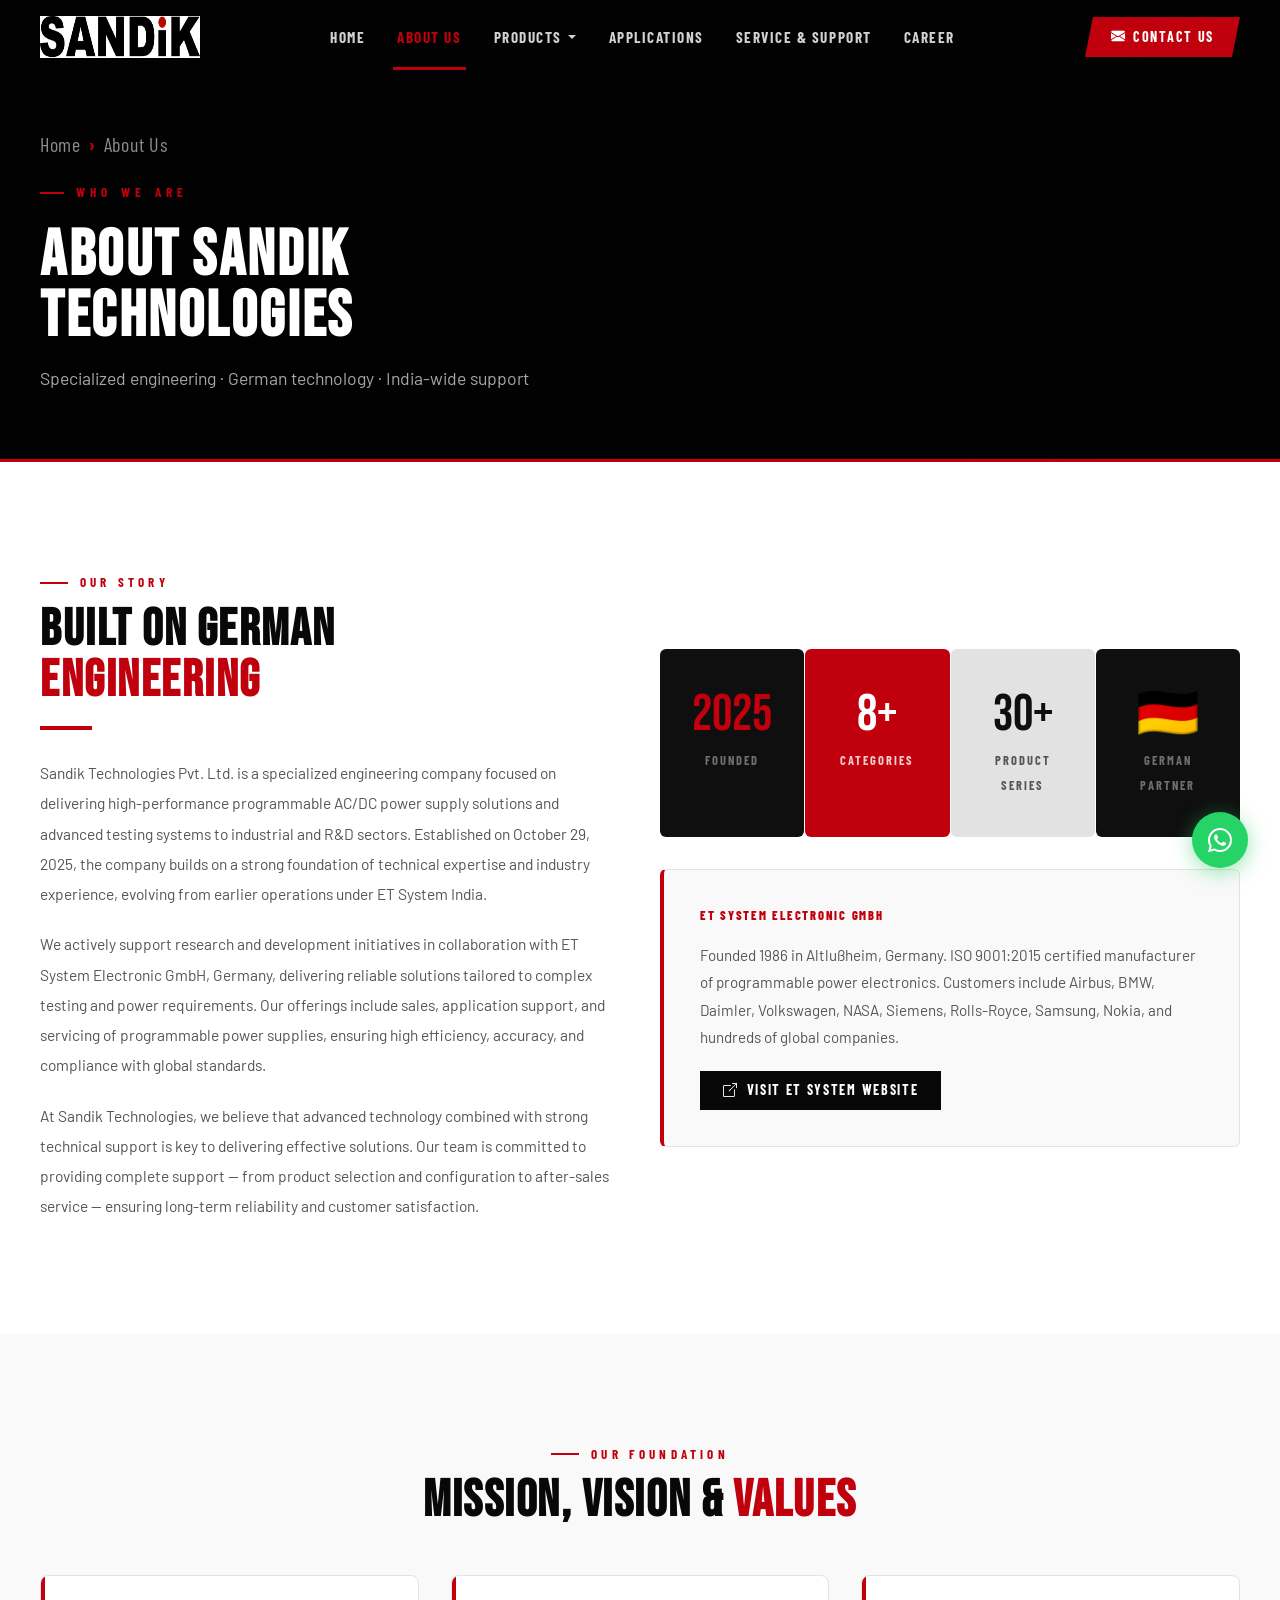
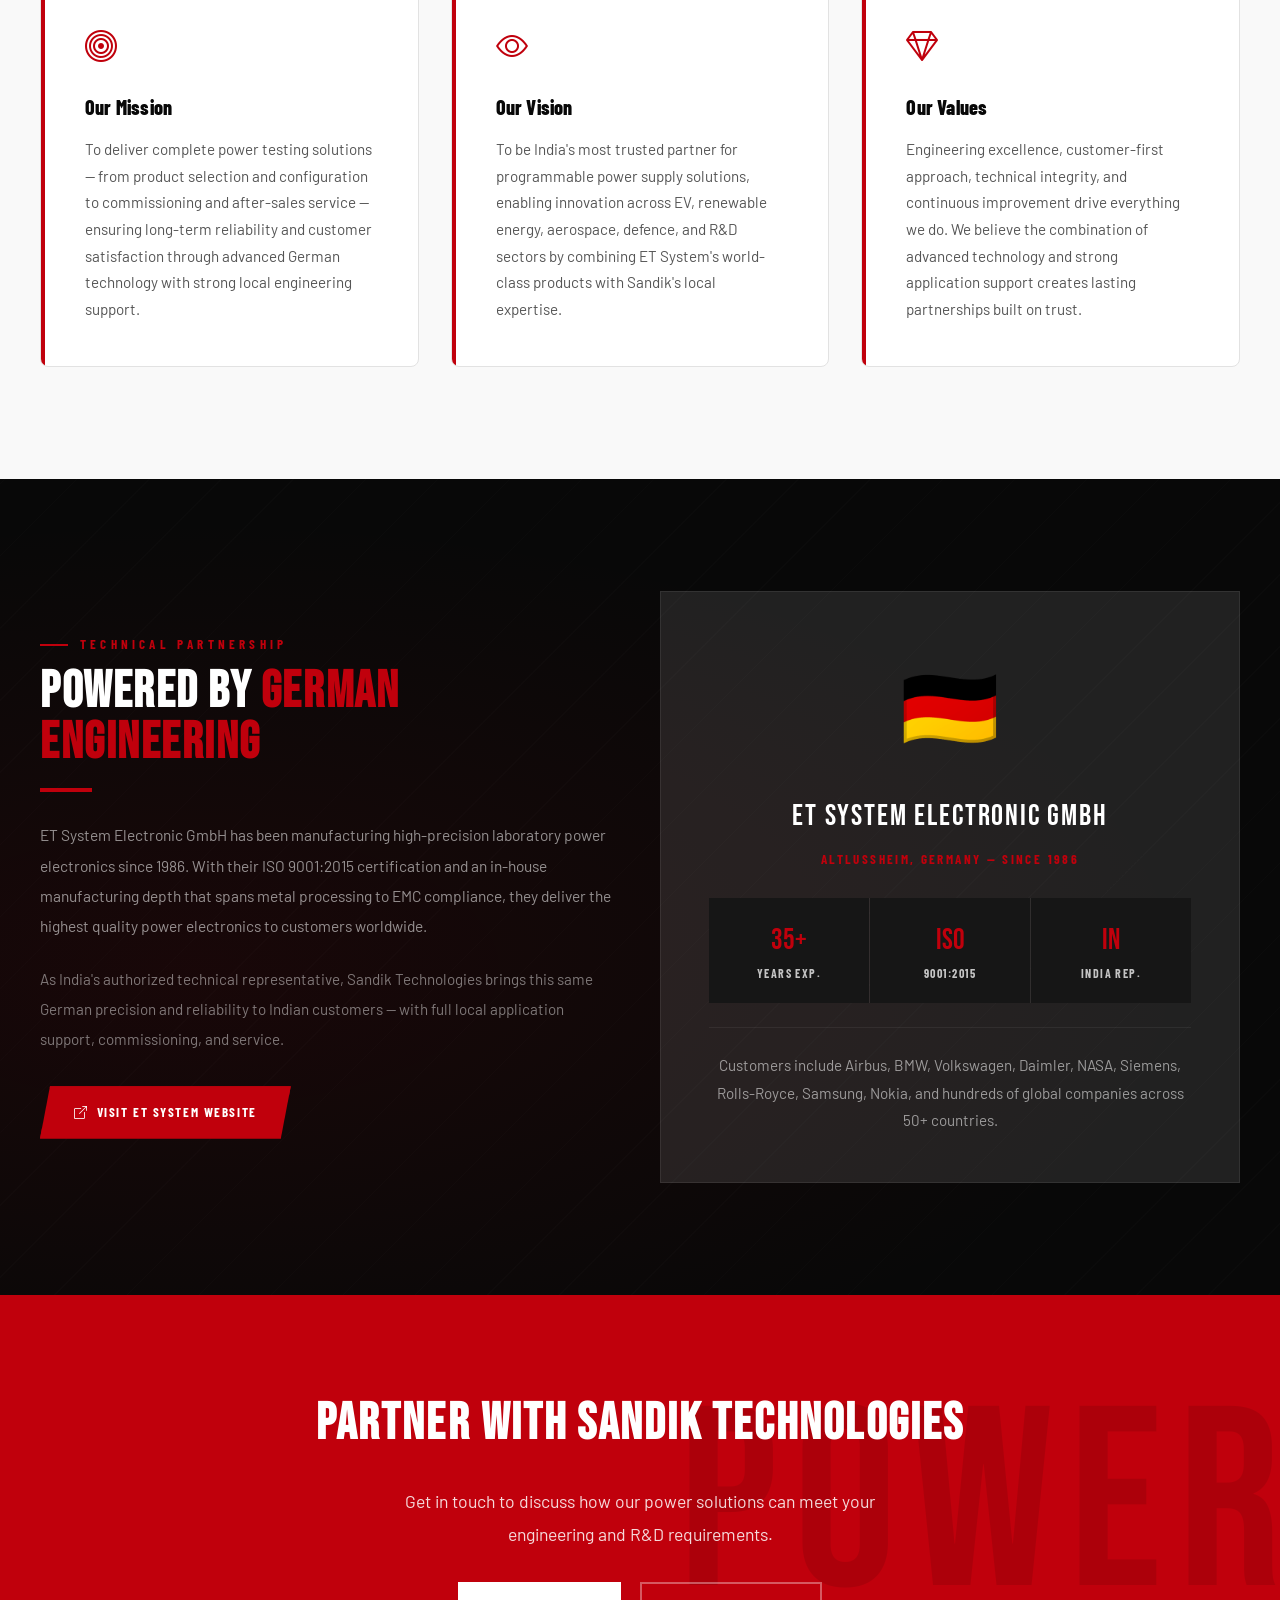
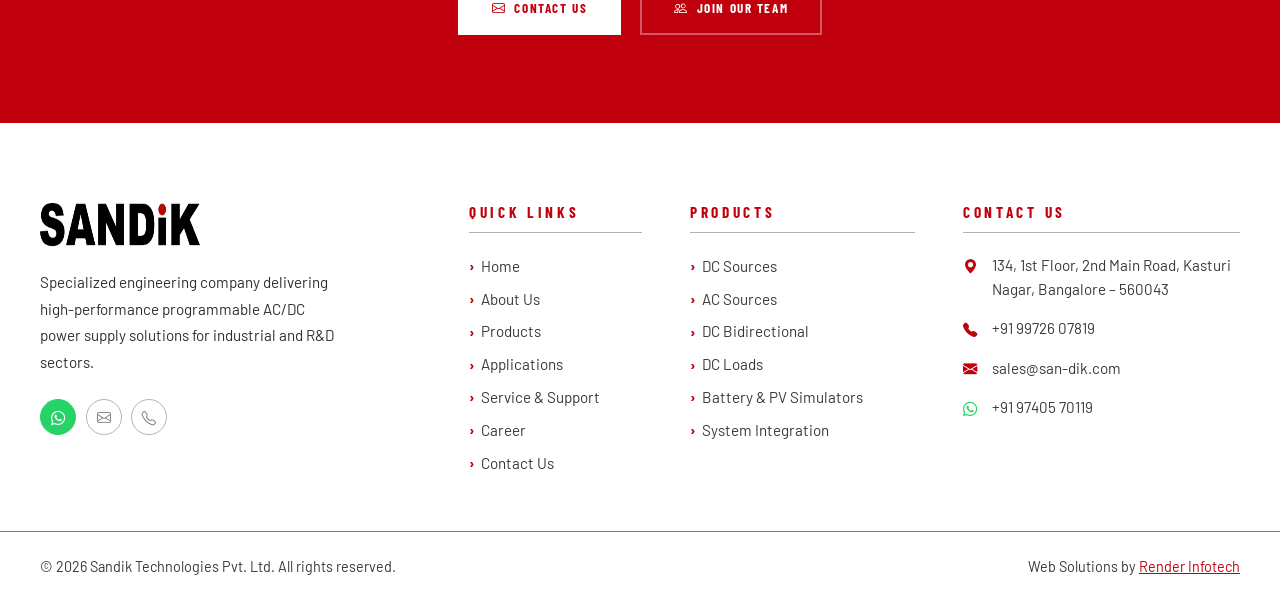
<file: html/about.html>
<!doctype html>
<html lang="en">
  <head>
    <meta charset="UTF-8" />
    <meta name="viewport" content="width=device-width, initial-scale=1.0" />
    <meta
      name="description"
      content="About Sandik Technologies — Specialized in programmable power supply solutions with technical collaboration with ET System Electronic GmbH, Germany."
    />
    <title>About Us | Sandik Technologies Pvt. Ltd.</title>
    <link rel="icon" href="../assets/images/favicon-logo.jpg" />
    <link rel="preconnect" href="https://fonts.googleapis.com" />
    <link
      href="https://fonts.googleapis.com/css2?family=Bebas+Neue&family=Barlow+Condensed:wght@300;400;600;700;800&family=Barlow:wght@300;400;500;600&display=swap"
      rel="stylesheet"
    />
    <link
      rel="stylesheet"
      href="https://cdn.jsdelivr.net/npm/bootstrap-icons@1.11.3/font/bootstrap-icons.css"
    />
    <link rel="stylesheet" href="../css/main.css" />
    <link rel="stylesheet" href="../css/components.css" />
    <link rel="stylesheet" href="../css/animations.css" />
    <link rel="stylesheet" href="../css/responsive.css" />
  </head>
  <body>
    <div class="toast" id="toast"></div>

    <header id="site-header">
      <div class="header-inner">
        <a href="index.html" class="logo"
          ><img
            src="../assets/images/logo.jpeg"
            alt="Sandik Technologies"
            width="160"
            height="42"
        /></a>
        <nav class="main-nav">
          <div class="nav-item">
            <a href="index.html" class="nav-link">Home</a>
          </div>
          <div class="nav-item">
            <a href="about.html" class="nav-link active">About Us</a>
          </div>
          <div class="nav-item">
            <a href="products.html" class="nav-link"
              >Products <svg viewBox="0 0 10 6"><path d="M1 1l4 4 4-4" /></svg
            ></a>
            <div class="mega-dropdown">
              <div class="mega-col">
                <div class="mega-col-title">DC Power</div>
                <a
                  href="products.html?cat=dc-sources&sub=lab-smp"
                  class="mega-link"
                  ><div>
                    <div class="mega-link-title">DC Sources — LAB/SMP</div>
                    <div class="mega-link-desc">Switching, 750W–2.4kW</div>
                  </div></a
                ><a
                  href="products.html?cat=dc-sources&sub=lab-hp"
                  class="mega-link"
                  ><div>
                    <div class="mega-link-title">DC Sources — LAB/HP</div>
                    <div class="mega-link-desc">High Power, 3kW–63kW</div>
                  </div></a
                ><a
                  href="products.html?cat=dc-bidir&sub=lab-hpr"
                  class="mega-link"
                  ><div>
                    <div class="mega-link-title">DC Bidirectional</div>
                    <div class="mega-link-desc">Regenerative, 7kW–1.4MW</div>
                  </div></a
                >
              </div>
              <div class="mega-col">
                <div class="mega-col-title">AC Power</div>
                <a href="products.html?cat=ac-sources&sub=1ph" class="mega-link"
                  ><div>
                    <div class="mega-link-title">AC Sources — Single Phase</div>
                    <div class="mega-link-desc">Programmable, up to 6kVA</div>
                  </div></a
                ><a
                  href="products.html?cat=ac-sources&sub=3ph"
                  class="mega-link"
                  ><div>
                    <div class="mega-link-title">AC Sources — Three Phase</div>
                    <div class="mega-link-desc">Up to 2000kVA</div>
                  </div></a
                ><a href="products.html?cat=ac-bidir" class="mega-link"
                  ><div>
                    <div class="mega-link-title">AC Bidirectional</div>
                    <div class="mega-link-desc">Source &amp; Sink, regen</div>
                  </div></a
                >
              </div>
              <div class="mega-col">
                <div class="mega-col-title">Loads &amp; Simulators</div>
                <a href="products.html?cat=dc-loads" class="mega-link"
                  ><div>
                    <div class="mega-link-title">DC Electronic Loads</div>
                    <div class="mega-link-desc">High Speed, Multi-Channel</div>
                  </div></a
                ><a href="products.html?cat=battery-pv-sim" class="mega-link"
                  ><div>
                    <div class="mega-link-title">
                      Battery &amp; PV Simulators
                    </div>
                    <div class="mega-link-desc">Li-Ion, LFP, PV I-V curve</div>
                  </div></a
                ><a href="products.html?cat=system-solutions" class="mega-link"
                  ><div>
                    <div class="mega-link-title">System Integration</div>
                    <div class="mega-link-desc">Turnkey, HIL, Battery Test</div>
                  </div></a
                >
              </div>
            </div>
          </div>
          <div class="nav-item">
            <a href="applications.html" class="nav-link">Applications</a>
          </div>
          <div class="nav-item">
            <a href="service-support.html" class="nav-link"
              >Service &amp; Support</a
            >
          </div>
          <div class="nav-item">
            <a href="career.html" class="nav-link">Career</a>
          </div>
        </nav>
        <a href="contact.html" class="header-cta"
          ><i class="bi bi-envelope-fill"></i> Contact Us</a
        >
        <button class="hamburger" id="hamburger" aria-expanded="false">
          <span></span><span></span><span></span>
        </button>
      </div>
      <nav class="mobile-menu" id="mobileMenu">
        <a href="index.html" class="mob-link">Home</a>
        <a href="about.html" class="mob-link">About Us</a>
        <a href="products.html" class="mob-link">Products</a>
        <a href="applications.html" class="mob-link">Applications</a>
        <a href="service-support.html" class="mob-link"
          >Service &amp; Support</a
        >
        <a href="career.html" class="mob-link">Career</a>
        <a href="contact.html" class="mob-link">Contact Us</a>
      </nav>
    </header>

    <!-- PAGE HERO -->
    <div class="page-hero">
      <div class="container">
        <nav class="breadcrumb">
          <a
            href="index.html"
            style="font-size: 20px; color: rgba(255, 255, 255, 0.55)"
            >Home</a
          ><span style="font-size: 20px" class="breadcrumb-sep">›</span
          ><span style="font-size: 20px; color: rgba(255, 255, 255, 0.55)"
            >About Us</span
          >
        </nav>
        <div class="page-hero-eyebrow">Who We Are</div>
        <h1>About Sandik<br />Technologies</h1>
        <p>Specialized engineering · German technology · India-wide support</p>
      </div>
    </div>

    <!-- ABOUT MAIN -->
    <section class="section">
      <div class="container">
        <div class="grid-2">
          <div class="reveal reveal-left">
            <div class="section-label">Our Story</div>
            <h2 class="section-title">
              Built on German<br /><span>Engineering</span>
            </h2>
            <div class="red-rule"></div>
            <p
              style="
                font-size: 0.97rem;
                line-height: 1.95;
                color: var(--mid);
                margin-bottom: 1.25rem;
              "
            >
              Sandik Technologies Pvt. Ltd. is a specialized engineering company
              focused on delivering high-performance programmable AC/DC power
              supply solutions and advanced testing systems to industrial and
              R&D sectors. Established on October 29, 2025, the company builds
              on a strong foundation of technical expertise and industry
              experience, evolving from earlier operations under ET System
              India.
            </p>
            <p
              style="
                font-size: 0.97rem;
                line-height: 1.95;
                color: var(--mid);
                margin-bottom: 1.25rem;
              "
            >
              We actively support research and development initiatives in
              collaboration with ET System Electronic GmbH, Germany, delivering
              reliable solutions tailored to complex testing and power
              requirements. Our offerings include sales, application support,
              and servicing of programmable power supplies, ensuring high
              efficiency, accuracy, and compliance with global standards.
            </p>
            <p style="font-size: 0.97rem; line-height: 1.95; color: var(--mid)">
              At Sandik Technologies, we believe that advanced technology
              combined with strong technical support is key to delivering
              effective solutions. Our team is committed to providing complete
              support — from product selection and configuration to after-sales
              service — ensuring long-term reliability and customer
              satisfaction.
            </p>
          </div>
          <div class="reveal reveal-right">
            <div class="about-stats-grid mb-4">
              <div class="about-stat-block" style="background: var(--dark-1)">
                <span class="about-stat-num" style="color: var(--red)"
                  >2025</span
                >
                <span
                  class="about-stat-lbl"
                  style="color: rgba(255, 255, 255, 0.4)"
                  >Founded</span
                >
              </div>
              <div class="about-stat-block" style="background: var(--red)">
                <span class="about-stat-num" style="color: var(--white)"
                  >8+</span
                >
                <span
                  class="about-stat-lbl"
                  style="color: rgba(255, 255, 255, 0.8)"
                  >Categories</span
                >
              </div>
              <div class="about-stat-block">
                <span class="about-stat-num" style="color: var(--dark-1)"
                  >30+</span
                >
                <span class="about-stat-lbl">Product Series</span>
              </div>
              <div class="about-stat-block" style="background: var(--dark-1)">
                <span class="about-stat-num" style="color: var(--white)"
                  >🇩🇪</span
                >
                <span
                  class="about-stat-lbl"
                  style="color: rgba(255, 255, 255, 0.4)"
                  >German Partner</span
                >
              </div>
            </div>
            <!-- ET System Info box -->
            <div
              style="
                padding: 2.25rem;
                background: var(--lighter);
                border: 1px solid var(--border);
                border-left: 4px solid var(--red);
                border-radius: 6px;
              "
            >
              <div
                style="
                  font-family: var(--font-heading);
                  font-weight: 800;
                  font-size: 0.78rem;
                  letter-spacing: 0.14em;
                  text-transform: uppercase;
                  color: var(--red);
                  margin-bottom: 1rem;
                "
              >
                ET System Electronic GmbH
              </div>
              <p
                style="
                  font-size: 0.95rem;
                  line-height: 1.8;
                  color: var(--mid);
                  margin-bottom: 1.25rem;
                "
              >
                Founded 1986 in Altlußheim, Germany. ISO 9001:2015 certified
                manufacturer of programmable power electronics. Customers
                include Airbus, BMW, Daimler, Volkswagen, NASA, Siemens,
                Rolls-Royce, Samsung, Nokia, and hundreds of global companies.
              </p>
              <a
                href="https://www.et-system.de/en/"
                target="_blank"
                rel="noopener"
                class="btn btn-dark btn-sm"
              >
                <i class="bi bi-box-arrow-up-right"></i> Visit ET System Website
              </a>
            </div>
          </div>
        </div>
      </div>
    </section>

    <!-- MISSION VISION VALUES -->
    <section class="section section-alt">
      <div class="container">
        <div class="text-center mb-5 reveal">
          <div class="section-label" style="justify-content: center">
            Our Foundation
          </div>
          <h2 class="section-title">
            Mission, Vision &amp; <span>Values</span>
          </h2>
        </div>
        <div class="mission-grid">
          <div class="mission-card reveal delay-100">
            <i class="mission-card-icon bi bi-bullseye"></i>
            <h4>Our Mission</h4>
            <p>
              To deliver complete power testing solutions — from product
              selection and configuration to commissioning and after-sales
              service — ensuring long-term reliability and customer satisfaction
              through advanced German technology with strong local engineering
              support.
            </p>
          </div>
          <div class="mission-card reveal delay-200">
            <i class="mission-card-icon bi bi-eye"></i>
            <h4>Our Vision</h4>
            <p>
              To be India's most trusted partner for programmable power supply
              solutions, enabling innovation across EV, renewable energy,
              aerospace, defence, and R&D sectors by combining ET System's
              world-class products with Sandik's local expertise.
            </p>
          </div>
          <div class="mission-card reveal delay-300">
            <i class="mission-card-icon bi bi-gem"></i>
            <h4>Our Values</h4>
            <p>
              Engineering excellence, customer-first approach, technical
              integrity, and continuous improvement drive everything we do. We
              believe the combination of advanced technology and strong
              application support creates lasting partnerships built on trust.
            </p>
          </div>
        </div>
      </div>
    </section>

    <!-- GERMAN PARTNERSHIP -->
    <section class="section section-dark">
      <div class="container" style="position: relative; z-index: 1">
        <div class="grid-2">
          <div class="reveal reveal-left">
            <div class="section-label">Technical Partnership</div>
            <h2 class="section-title light">
              Powered by <span>German Engineering</span>
            </h2>
            <div class="red-rule"></div>
            <p
              style="
                color: rgba(255, 255, 255, 0.55);
                font-size: 0.97rem;
                line-height: 1.95;
                margin-bottom: 1.5rem;
              "
            >
              ET System Electronic GmbH has been manufacturing high-precision
              laboratory power electronics since 1986. With their ISO 9001:2015
              certification and an in-house manufacturing depth that spans metal
              processing to EMC compliance, they deliver the highest quality
              power electronics to customers worldwide.
            </p>
            <p
              style="
                color: rgba(255, 255, 255, 0.45);
                font-size: 0.95rem;
                line-height: 1.95;
                margin-bottom: 2rem;
              "
            >
              As India's authorized technical representative, Sandik
              Technologies brings this same German precision and reliability to
              Indian customers — with full local application support,
              commissioning, and service.
            </p>
            <a
              href="https://www.et-system.de/en/"
              target="_blank"
              rel="noopener"
              class="btn btn-red"
            >
              <i class="bi bi-box-arrow-up-right"></i> Visit ET System Website
            </a>
          </div>
          <div class="reveal reveal-right">
            <div
              style="
                padding: 3rem;
                background: rgba(255, 255, 255, 0.10);
                border: 1px solid rgba(255, 255, 255, 0.08);
                text-align: center;
              "
            >
              <div style="font-size: 5rem; margin-bottom: 1.5rem">🇩🇪</div>
              <div
                style="
                  font-family: var(--font-display);
                  font-size: 1.9rem;
                  color: var(--white);
                  letter-spacing: 0.06em;
                  margin-bottom: 0.5rem;
                "
              >
                ET System Electronic GmbH
              </div>
              <div
                style="
                  font-family: var(--font-heading);
                  font-weight: 700;
                  font-size: 0.82rem;
                  letter-spacing: 0.18em;
                  text-transform: uppercase;
                  color: var(--red);
                  margin-bottom: 1.75rem;
                "
              >
                Altlußheim, Germany — Since 1986
              </div>
              <div
                style="
                  display: grid;
                  grid-template-columns: 1fr 1fr 1fr;
                  gap: 1px;
                  background: rgba(255, 255, 255, 0.06);
                "
              >
                <div style="background: var(--dark-2); padding: 1.25rem">
                  <div
                    style="
                      font-family: var(--font-display);
                      font-size: 1.8rem;
                      color: var(--red);
                    "
                  >
                    35+
                  </div>
                  <div
                    style="
                      font-size: 0.75rem;
                      letter-spacing: 0.12em;
                      text-transform: uppercase;
                      color: rgba(255, 255, 255, 0.75);
                      font-family: var(--font-heading);
                      font-weight: 700;
                    "
                  >
                    Years Exp.
                  </div>
                </div>
                <div style="background: var(--dark-2); padding: 1.25rem">
                  <div
                    style="
                      font-family: var(--font-display);
                      font-size: 1.8rem;
                      color: var(--red);
                    "
                  >
                    ISO
                  </div>
                  <div
                    style="
                      font-size: 0.75rem;
                      letter-spacing: 0.12em;
                      text-transform: uppercase;
                      color: rgba(255, 255, 255, 0.75);
                      font-family: var(--font-heading);
                      font-weight: 700;
                    "
                  >
                    9001:2015
                  </div>
                </div>
                <div style="background: var(--dark-2); padding: 1.25rem">
                  <div
                    style="
                      font-family: var(--font-display);
                      font-size: 1.8rem;
                      color: var(--red);
                    "
                  >
                    IN
                  </div>
                  <div
                    style="
                      font-size: 0.75rem;
                      letter-spacing: 0.12em;
                      text-transform: uppercase;
                      color: rgba(255, 255, 255, 0.75);
                      font-family: var(--font-heading);
                      font-weight: 700;
                    "
                  >
                    India Rep.
                  </div>
                </div>
              </div>
              <div
                style="
                  margin-top: 1.5rem;
                  padding-top: 1.5rem;
                  border-top: 1px solid rgba(255, 255, 255, 0.06);
                "
              >
                <p
                  style="
                    color: rgba(255, 255, 255, 0.55);
                    font-size: 0.95rem;
                    line-height: 1.8;
                    margin: 0;
                  "
                >
                  Customers include Airbus, BMW, Volkswagen, Daimler, NASA,
                  Siemens, Rolls-Royce, Samsung, Nokia, and hundreds of global
                  companies across 50+ countries.
                </p>
              </div>
            </div>
          </div>
        </div>
      </div>
    </section>

    <!-- CTA -->
    <section class="cta-section section-red">
      <div
        class="container text-center reveal"
        style="position: relative; z-index: 1"
      >
        <h2
          style="
            font-family: var(--font-display);
            font-size: clamp(2rem, 4vw, 3.2rem);
            color: var(--white);
            letter-spacing: 0.04em;
            margin-bottom: 1.25rem;
          "
        >
          Partner With Sandik Technologies
        </h2>
        <p
          style="
            color: rgba(255, 255, 255, 0.85);
            font-size: 1.1rem;
            margin-bottom: 2rem;
            max-width: 480px;
            margin-left: auto;
            margin-right: auto;
            line-height: 1.85;
          "
        >
          Get in touch to discuss how our power solutions can meet your
          engineering and R&D requirements.
        </p>
        <a href="contact.html" class="btn btn-white" style="margin-right: 1rem"
          ><i class="bi bi-envelope"></i> Contact Us</a
        >
        <a href="career.html" class="btn btn-outline"
          ><i class="bi bi-people"></i> Join Our Team</a
        >
      </div>
    </section>

    <!-- FOOTER -->
    <footer class="site-footer">
      <div class="footer-main">
        <div class="container">
          <div class="footer-grid">
            <div>
              <div class="footer-brand">
                <img
                  src="../assets/images/logo.jpeg"
                  alt="Sandik Technologies"
                  width="160"
                  height="44"
                />
              </div>
              <p class="footer-tagline">
                Specialized engineering company delivering high-performance
                programmable AC/DC power supply solutions for industrial and R&D
                sectors.
              </p>
              <div class="footer-socials">
                <a
                  href="https://wa.me/919740570119"
                  target="_blank"
                  class="social-btn"
                  style="
                    background: #25d366;
                    border-color: #25d366;
                    color: white;
                  "
                  ><i class="bi bi-whatsapp"></i
                ></a>
                <a href="mailto:sales@san-dik.com" class="social-btn"
                  ><i class="bi bi-envelope"></i
                ></a>
                <a href="tel:+919972607819" class="social-btn"
                  ><i class="bi bi-telephone"></i
                ></a>
              </div>
            </div>
            <div>
              <div class="footer-heading">Quick Links</div>
              <nav class="footer-links">
                <a href="index.html" class="footer-link">Home</a>
                <a href="about.html" class="footer-link">About Us</a>
                <a href="products.html" class="footer-link">Products</a>
                <a href="applications.html" class="footer-link">Applications</a>
                <a href="service-support.html" class="footer-link"
                  >Service &amp; Support</a
                >
                <a href="career.html" class="footer-link">Career</a>
                <a href="contact.html" class="footer-link">Contact Us</a>
              </nav>
            </div>
            <div>
              <div class="footer-heading">Products</div>
              <nav class="footer-links">
                <a href="products.html?cat=dc-sources" class="footer-link"
                  >DC Sources</a
                >
                <a href="products.html?cat=ac-sources" class="footer-link"
                  >AC Sources</a
                >
                <a href="products.html?cat=dc-bidir" class="footer-link"
                  >DC Bidirectional</a
                >
                <a href="products.html?cat=dc-loads" class="footer-link"
                  >DC Loads</a
                >
                <a href="products.html?cat=battery-pv-sim" class="footer-link"
                  >Battery &amp; PV Simulators</a
                >
                <a href="products.html?cat=system-solutions" class="footer-link"
                  >System Integration</a
                >
              </nav>
            </div>
            <div>
              <div class="footer-heading">Contact Us</div>
              <div class="footer-contact-item">
                <i class="bi bi-geo-alt-fill"></i
                ><span
                  >134, 1st Floor, 2nd Main Road, Kasturi Nagar, Bangalore –
                  560043</span
                >
              </div>
              <div class="footer-contact-item">
                <i class="bi bi-telephone-fill"></i
                ><a href="tel:+919972607819">+91 99726 07819</a>
              </div>
              <div class="footer-contact-item">
                <i class="bi bi-envelope-fill"></i
                ><a href="mailto:sales@san-dik.com">sales@san-dik.com</a>
              </div>
              <div class="footer-contact-item">
                <i class="bi bi-whatsapp" style="color: #25d366"></i
                ><a href="https://wa.me/919740570119" target="_blank"
                  >+91 97405 70119</a
                >
              </div>
            </div>
          </div>
        </div>
      </div>
      <div class="footer-bottom">
        <div class="container flex flex-between flex-wrap gap-2">
          <span
            >&copy; <span class="current-year"></span> Sandik Technologies Pvt.
            Ltd. All rights reserved.</span
          >
          <!-- <span
            >In technical collaboration with
            <a href="https://www.et-system.de/en/" target="_blank"
              >ET System Electronic GmbH, Germany</a
            ></span
          > -->
          <span
            >Web Solutions by
            <a href="" target="_blank" rel="noopener">Render Infotech</a></span
          >
        </div>
      </div>
    </footer>
    <a href="https://wa.me/919740570119" target="_blank" class="wa-fab"
      ><i class="bi bi-whatsapp"></i
    ></a>
    <button class="scroll-top" id="scrollTopBtn">
      <i class="bi bi-arrow-up"></i>
    </button>
    <script src="../js/main.js"></script>
  </body>
</html>
</file>
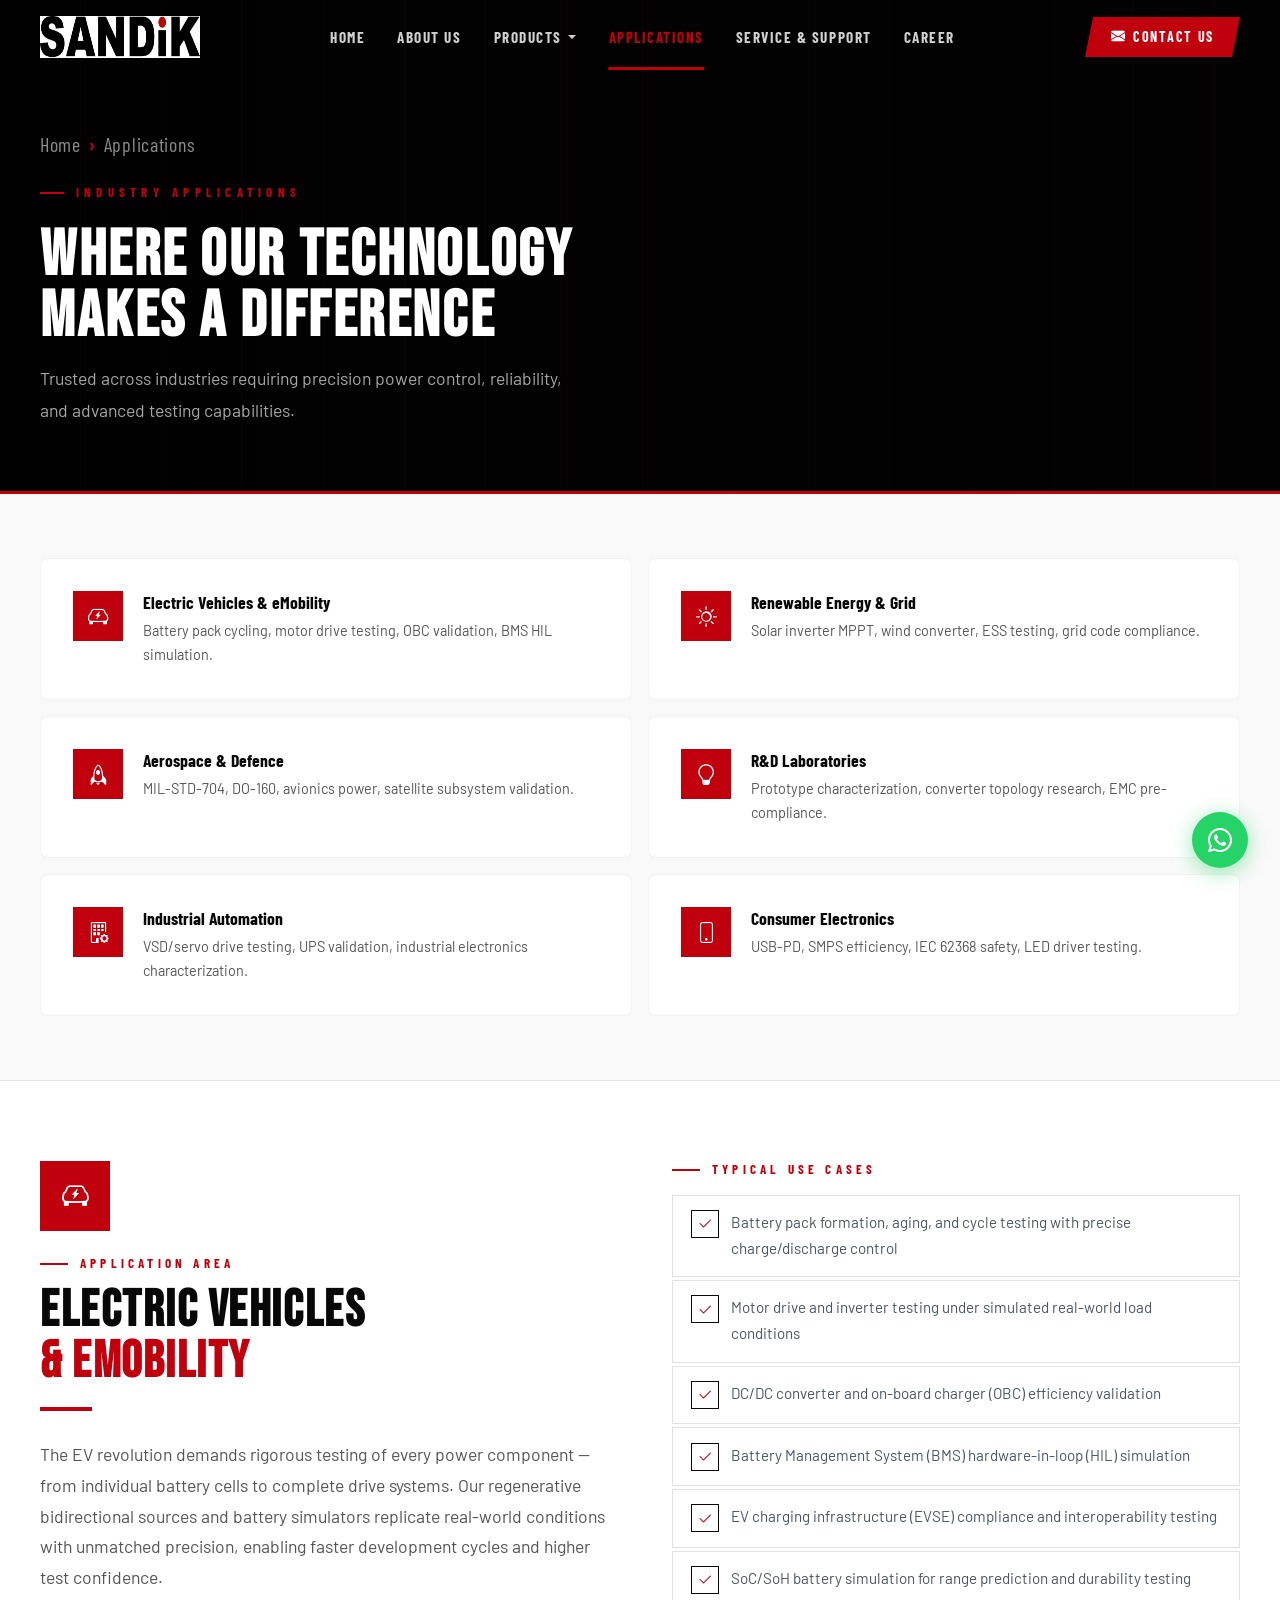
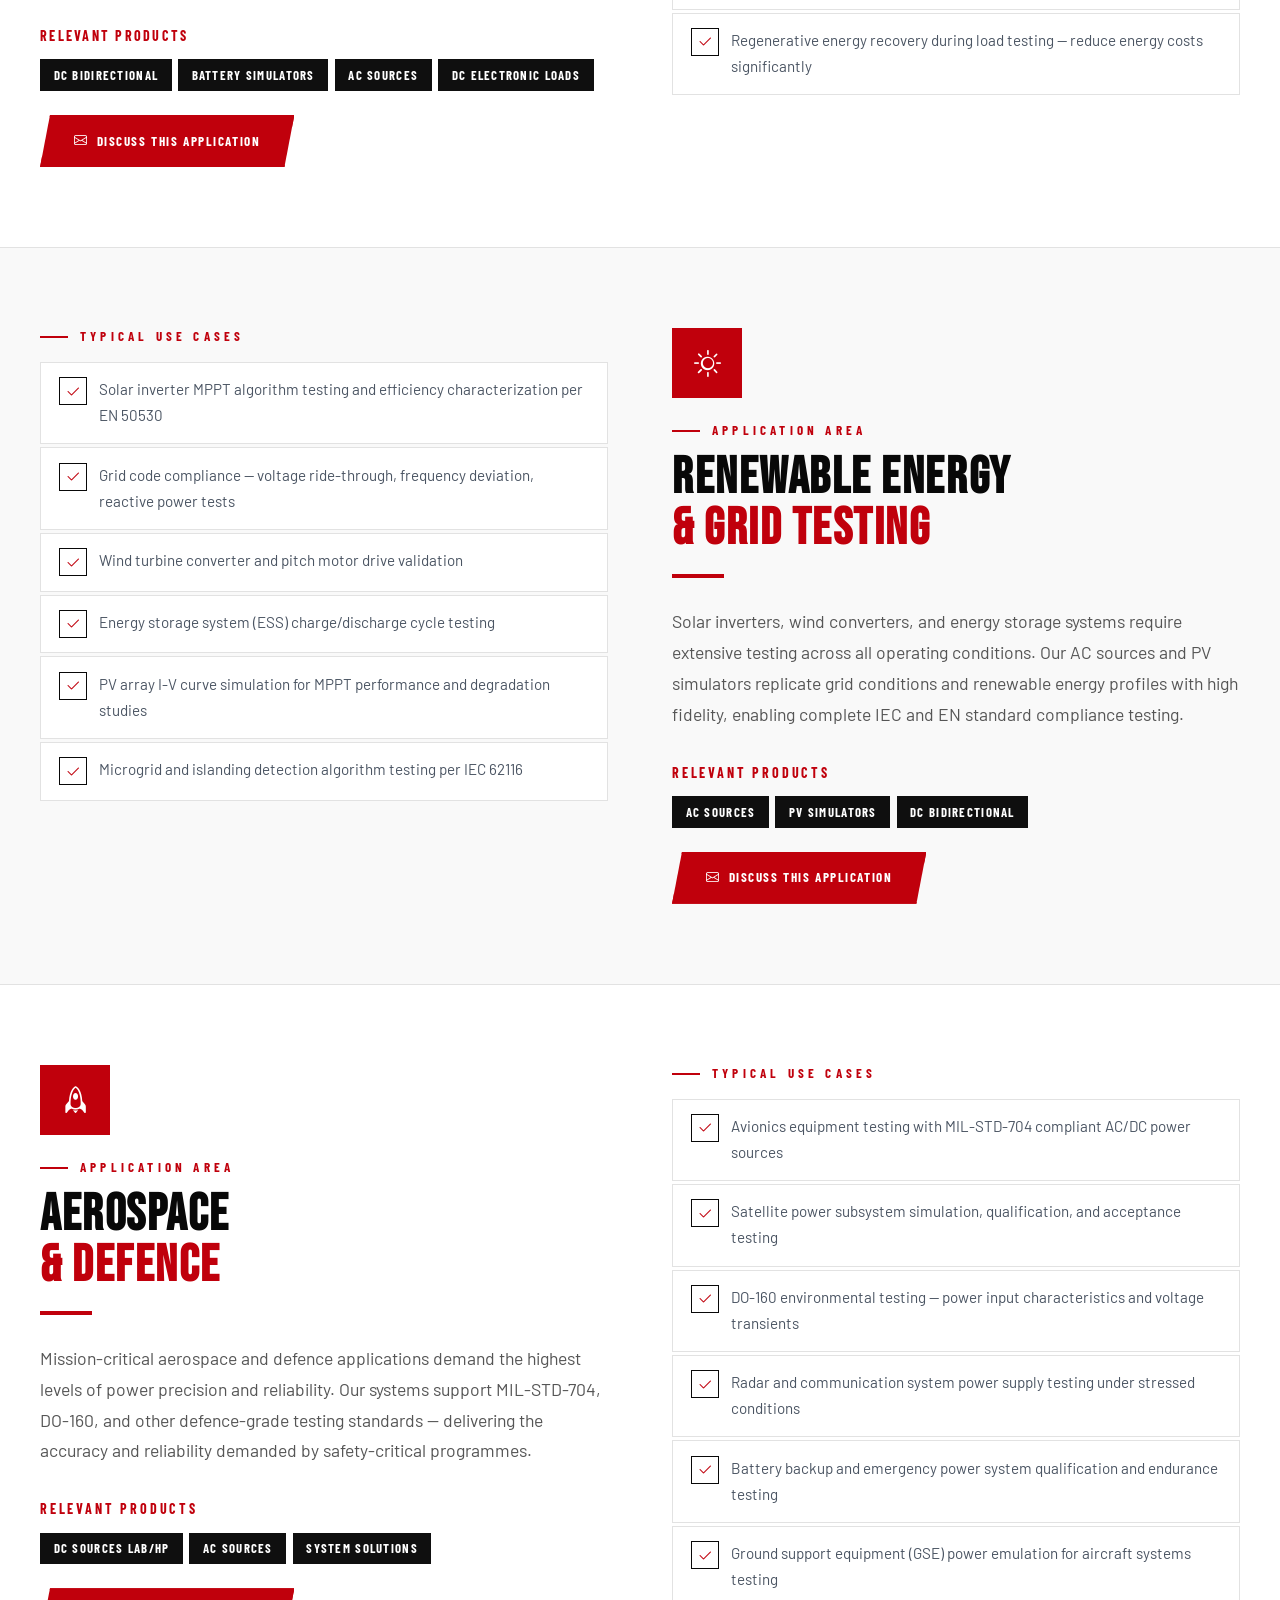
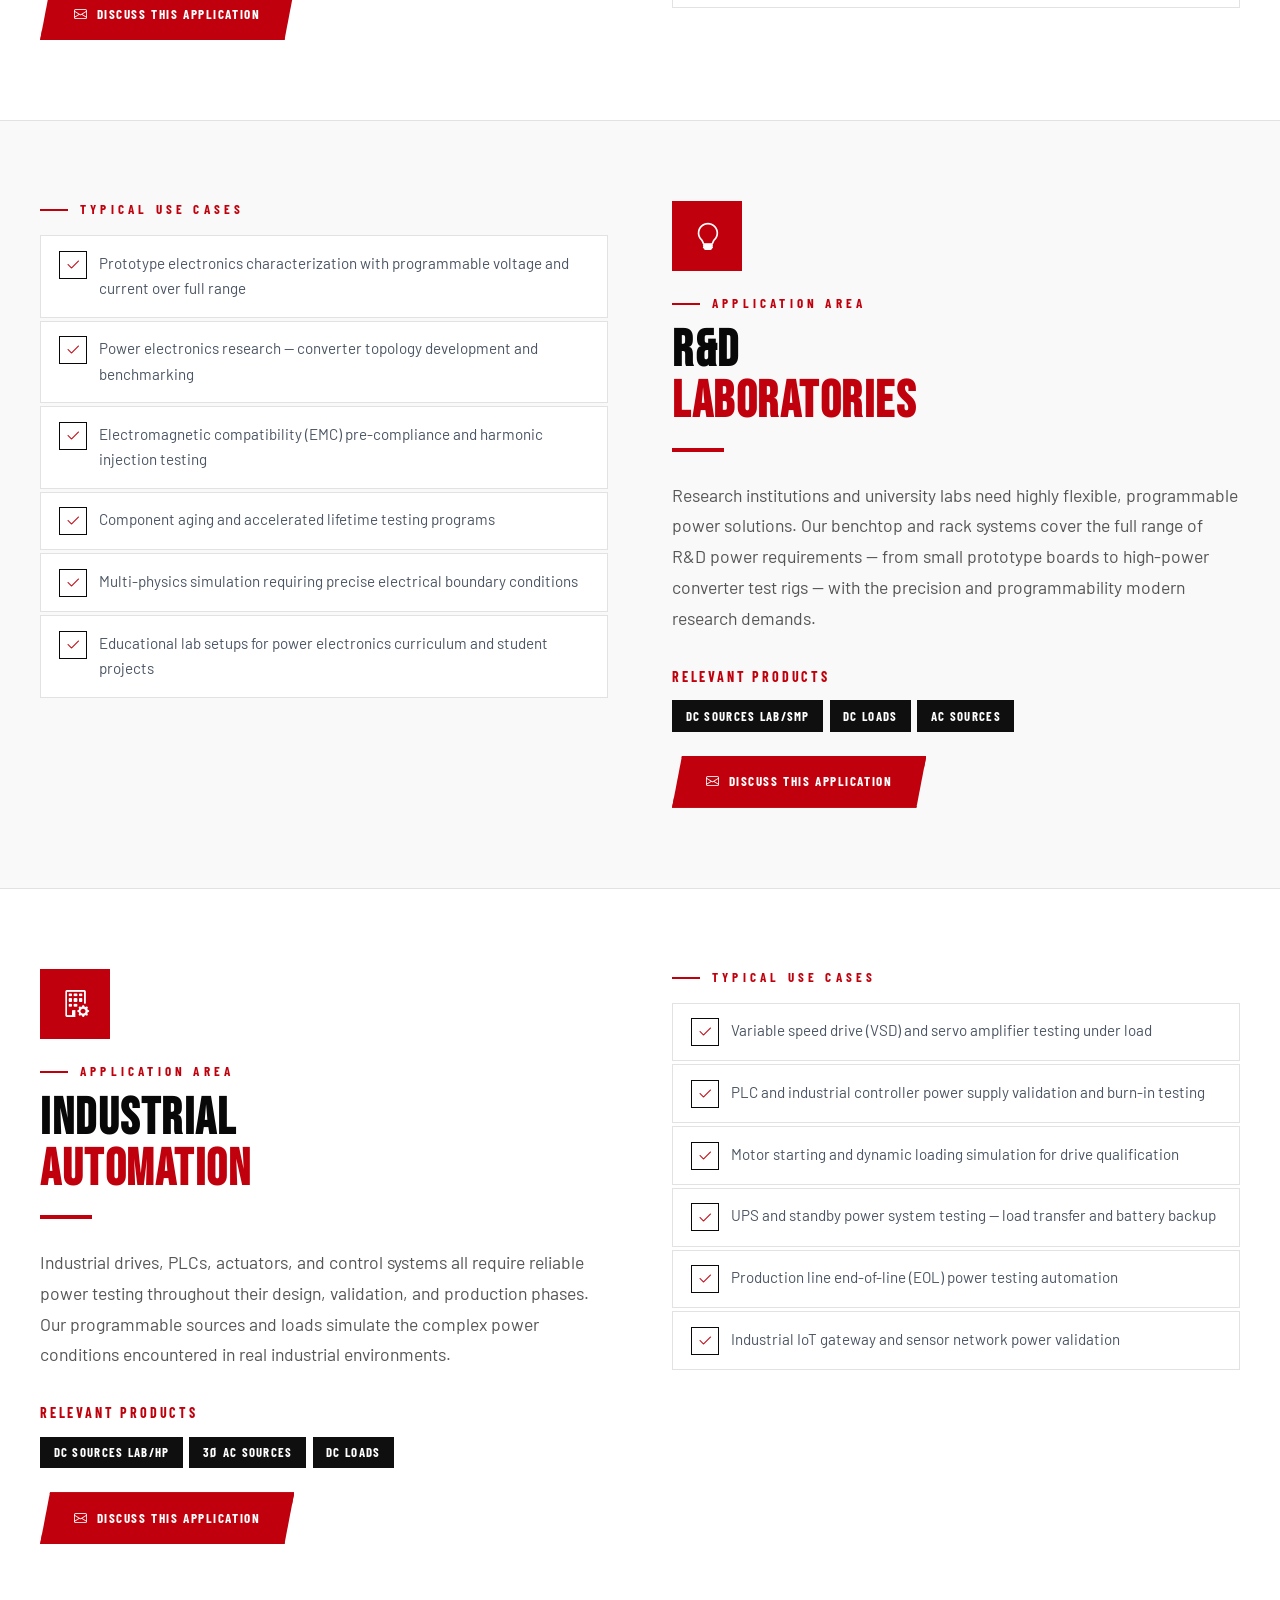
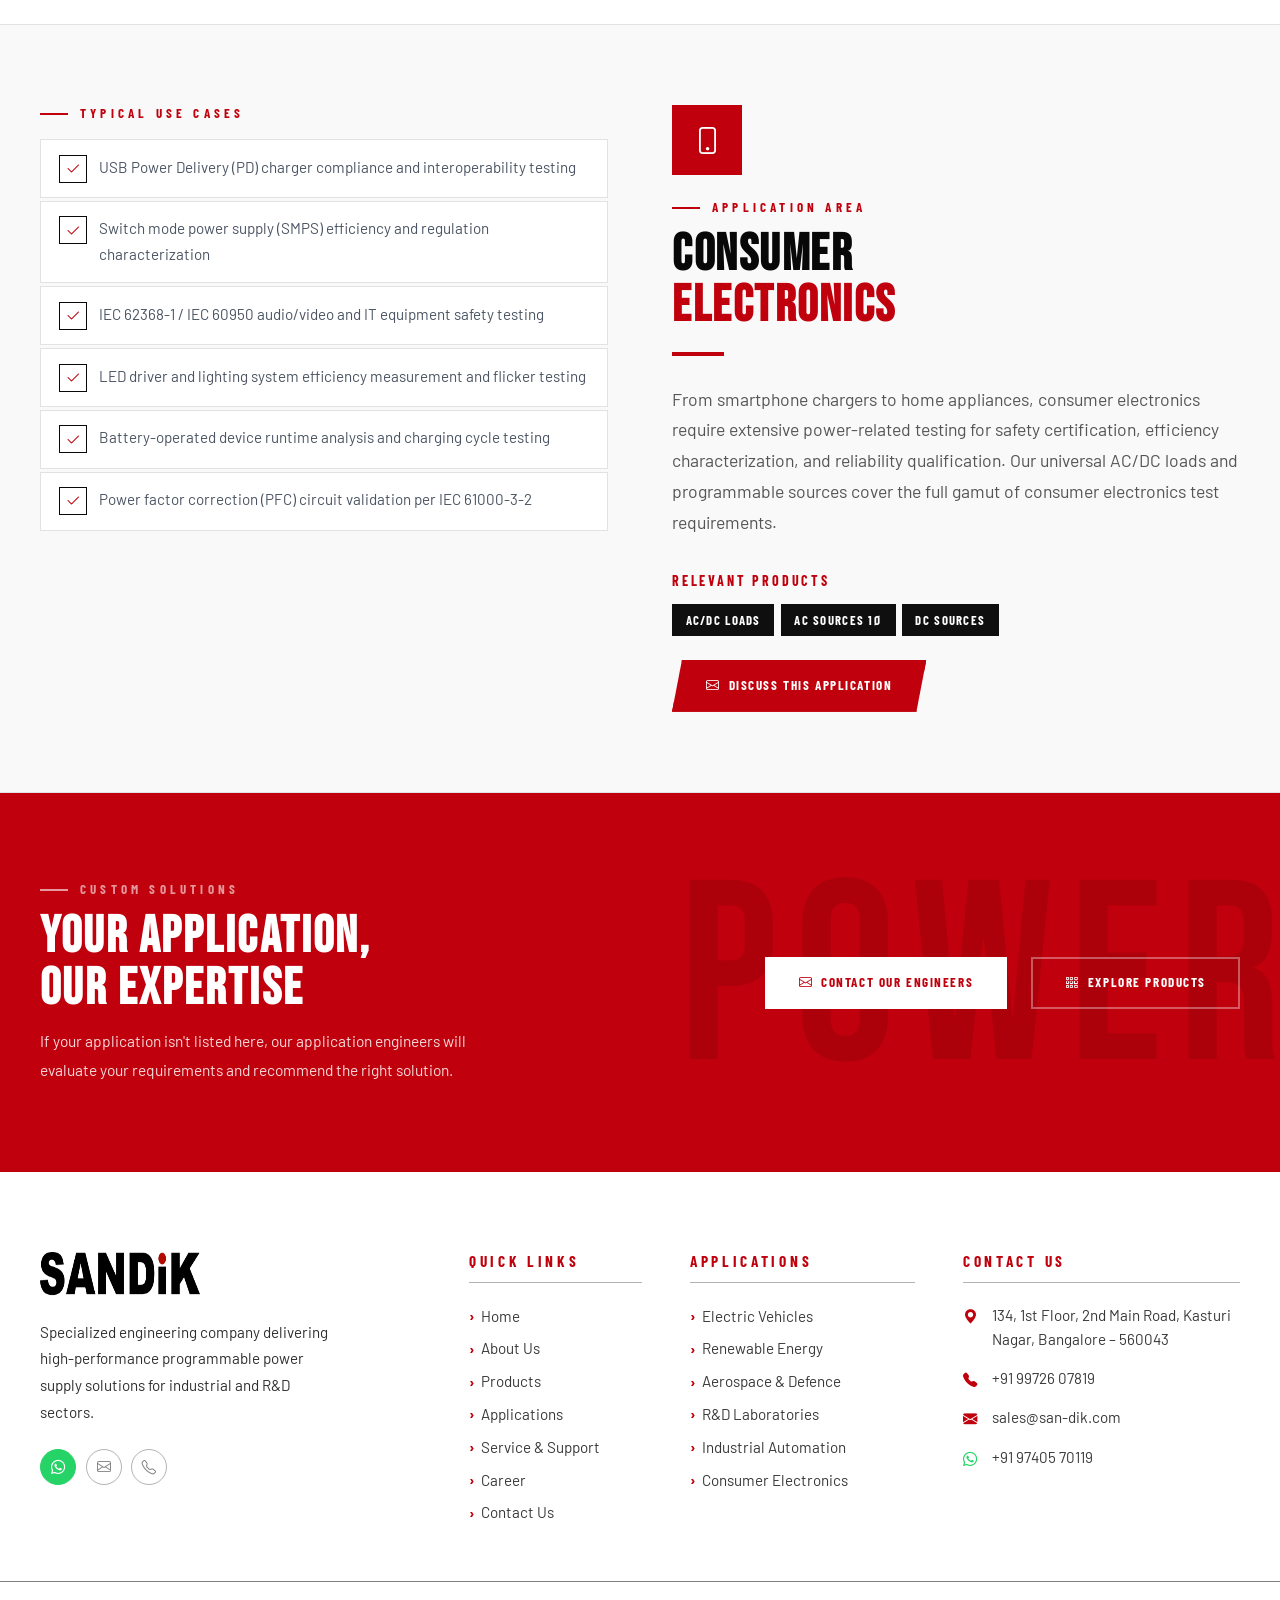
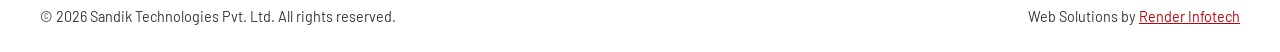
<file: html/applications.html>
<!doctype html>
<html lang="en">
  <head>
    <meta charset="UTF-8" />
    <meta name="viewport" content="width=device-width, initial-scale=1.0" />
    <meta
      name="description"
      content="Applications — Sandik Technologies programmable power solutions for EV, renewable energy, aerospace, defence, R&D, and industrial sectors."
    />
    <title>Applications | Sandik Technologies Pvt. Ltd.</title>
    <link rel="icon" href="../assets/images/favicon-logo.jpg" />
    <link rel="preconnect" href="https://fonts.googleapis.com" />
    <link
      href="https://fonts.googleapis.com/css2?family=Bebas+Neue&family=Barlow+Condensed:wght@300;400;600;700;800&family=Barlow:wght@300;400;500;600&display=swap"
      rel="stylesheet"
    />
    <link
      rel="stylesheet"
      href="https://cdn.jsdelivr.net/npm/bootstrap-icons@1.11.3/font/bootstrap-icons.css"
    />
    <link rel="stylesheet" href="../css/main.css" />
    <link rel="stylesheet" href="../css/components.css" />
    <link rel="stylesheet" href="../css/animations.css" />
    <link rel="stylesheet" href="../css/responsive.css" />
    <style>
      /* Page-specific overrides */
      .app-section-block {
        padding: 5rem 0;
        border-bottom: 1px solid var(--border);
      }
      .app-section-block:nth-child(even) {
        background: var(--lighter);
      }
      .app-section-block:last-child {
        border-bottom: none;
      }
    </style>
  </head>
  <body>
    <div class="toast" id="toast"></div>

    <!-- ── HEADER ─────────────────────────────────── -->
    <header id="site-header">
      <div class="header-inner">
        <a href="index.html" class="logo"
          ><img
            src="../assets/images/logo.jpeg"
            alt="Sandik Technologies"
            width="160"
            height="42"
        /></a>
        <nav class="main-nav">
          <div class="nav-item">
            <a href="index.html" class="nav-link">Home</a>
          </div>
          <div class="nav-item">
            <a href="about.html" class="nav-link">About Us</a>
          </div>
          <div class="nav-item">
            <a href="products.html" class="nav-link"
              >Products <svg viewBox="0 0 10 6"><path d="M1 1l4 4 4-4" /></svg
            ></a>
            <div class="mega-dropdown">
              <div class="mega-col">
                <div class="mega-col-title">DC Power</div>
                <a
                  href="products.html?cat=dc-sources&sub=lab-smp"
                  class="mega-link"
                  ><div>
                    <div class="mega-link-title">DC Sources — LAB/SMP</div>
                    <div class="mega-link-desc">Switching, 750W–2.4kW</div>
                  </div></a
                ><a
                  href="products.html?cat=dc-sources&sub=lab-hp"
                  class="mega-link"
                  ><div>
                    <div class="mega-link-title">DC Sources — LAB/HP</div>
                    <div class="mega-link-desc">High Power, 3kW–63kW</div>
                  </div></a
                ><a
                  href="products.html?cat=dc-bidir&sub=lab-hpr"
                  class="mega-link"
                  ><div>
                    <div class="mega-link-title">DC Bidirectional</div>
                    <div class="mega-link-desc">Regenerative, 7kW–1.4MW</div>
                  </div></a
                >
              </div>
              <div class="mega-col">
                <div class="mega-col-title">AC &amp; Loads</div>
                <a href="products.html?cat=ac-sources" class="mega-link"
                  ><div>
                    <div class="mega-link-title">AC Sources</div>
                    <div class="mega-link-desc">1Ø &amp; 3Ø, up to 2000kVA</div>
                  </div></a
                ><a href="products.html?cat=dc-loads" class="mega-link"
                  ><div>
                    <div class="mega-link-title">DC Electronic Loads</div>
                    <div class="mega-link-desc">High Speed, Multi-Channel</div>
                  </div></a
                ><a href="products.html?cat=battery-pv-sim" class="mega-link"
                  ><div>
                    <div class="mega-link-title">
                      Battery &amp; PV Simulators
                    </div>
                    <div class="mega-link-desc">Li-Ion, LFP, PV I-V curve</div>
                  </div></a
                >
              </div>
              <div class="mega-col">
                <div class="mega-col-title">Systems</div>
                <a href="products.html?cat=ac-bidir" class="mega-link"
                  ><div>
                    <div class="mega-link-title">AC Bidirectional</div>
                    <div class="mega-link-desc">Source &amp; Sink, regen</div>
                  </div></a
                ><a href="products.html?cat=ac-dc-loads" class="mega-link"
                  ><div>
                    <div class="mega-link-title">AC/DC Loads</div>
                    <div class="mega-link-desc">Universal loads</div>
                  </div></a
                ><a href="products.html?cat=system-solutions" class="mega-link"
                  ><div>
                    <div class="mega-link-title">System Integration</div>
                    <div class="mega-link-desc">Turnkey, HIL, Battery Test</div>
                  </div></a
                >
              </div>
            </div>
          </div>
          <div class="nav-item">
            <a href="applications.html" class="nav-link active">Applications</a>
          </div>
          <div class="nav-item">
            <a href="service-support.html" class="nav-link"
              >Service &amp; Support</a
            >
          </div>
          <div class="nav-item">
            <a href="career.html" class="nav-link">Career</a>
          </div>
        </nav>
        <a href="contact.html" class="header-cta"
          ><i class="bi bi-envelope-fill"></i> Contact Us</a
        >
        <button class="hamburger" id="hamburger" aria-expanded="false">
          <span></span><span></span><span></span>
        </button>
      </div>
      <nav class="mobile-menu" id="mobileMenu">
        <a href="index.html" class="mob-link">Home</a>
        <a href="about.html" class="mob-link">About Us</a>
        <a href="products.html" class="mob-link">Products</a>
        <a href="applications.html" class="mob-link">Applications</a>
        <a href="service-support.html" class="mob-link"
          >Service &amp; Support</a
        >
        <a href="career.html" class="mob-link">Career</a>
        <a href="contact.html" class="mob-link">Contact Us</a>
      </nav>
    </header>

    <!-- PAGE HERO -->
    <div class="page-hero">
      <div class="container">
        <nav class="breadcrumb">
          <a
            href="index.html"
            style="font-size: 20px; color: rgba(255, 255, 255, 0.55)"
            >Home</a
          ><span style="font-size: 20px" class="breadcrumb-sep">›</span
          ><span style="font-size: 20px; color: rgba(255, 255, 255, 0.55)"
            >Applications</span
          >
        </nav>
        <div class="page-hero-eyebrow">Industry Applications</div>
        <h1>Where Our Technology<br />Makes a Difference</h1>
        <p>
          Trusted across industries requiring precision power control,
          reliability, and advanced testing capabilities.
        </p>
      </div>
    </div>

    <!-- QUICK OVERVIEW CARDS -->
    <section
      class="section-sm"
      style="background: var(--lighter); border-bottom: 1px solid var(--border)"
    >
      <div class="container">
        <div class="app-cards-grid">
          <a href="#ev" class="app-card-full reveal delay-100">
            <div class="app-card-icon"><i class="bi bi-ev-front"></i></div>
            <div>
              <div class="app-card-title">
                Electric Vehicles &amp; eMobility
              </div>
              <p class="app-card-desc">
                Battery pack cycling, motor drive testing, OBC validation, BMS
                HIL simulation.
              </p>
            </div>
          </a>
          <a href="#renewable" class="app-card-full reveal delay-200">
            <div class="app-card-icon"><i class="bi bi-sun"></i></div>
            <div>
              <div class="app-card-title">Renewable Energy &amp; Grid</div>
              <p class="app-card-desc">
                Solar inverter MPPT, wind converter, ESS testing, grid code
                compliance.
              </p>
            </div>
          </a>
          <a href="#aerospace" class="app-card-full reveal delay-300">
            <div class="app-card-icon"><i class="bi bi-rocket"></i></div>
            <div>
              <div class="app-card-title">Aerospace &amp; Defence</div>
              <p class="app-card-desc">
                MIL-STD-704, DO-160, avionics power, satellite subsystem
                validation.
              </p>
            </div>
          </a>
          <a href="#rd" class="app-card-full reveal delay-400">
            <div class="app-card-icon"><i class="bi bi-lightbulb"></i></div>
            <div>
              <div class="app-card-title">R&amp;D Laboratories</div>
              <p class="app-card-desc">
                Prototype characterization, converter topology research, EMC
                pre-compliance.
              </p>
            </div>
          </a>
          <a href="#industrial" class="app-card-full reveal delay-100">
            <div class="app-card-icon"><i class="bi bi-building-gear"></i></div>
            <div>
              <div class="app-card-title">Industrial Automation</div>
              <p class="app-card-desc">
                VSD/servo drive testing, UPS validation, industrial electronics
                characterization.
              </p>
            </div>
          </a>
          <a href="#consumer" class="app-card-full reveal delay-200">
            <div class="app-card-icon"><i class="bi bi-phone"></i></div>
            <div>
              <div class="app-card-title">Consumer Electronics</div>
              <p class="app-card-desc">
                USB-PD, SMPS efficiency, IEC 62368 safety, LED driver testing.
              </p>
            </div>
          </a>
        </div>
      </div>
    </section>

    <!-- ── EV ─────────────────────────────────────── -->
    <section class="app-section-block" id="ev">
      <div class="container">
        <div class="app-detail-grid">
          <div class="reveal reveal-left">
            <div class="app-detail-block-icon">
              <i class="bi bi-ev-front"></i>
            </div>
            <div class="section-label">Application Area</div>
            <h2 class="section-title">
              Electric Vehicles<br /><span>&amp; eMobility</span>
            </h2>
            <div class="red-rule"></div>
            <p class="section-body mb-4">
              The EV revolution demands rigorous testing of every power
              component — from individual battery cells to complete drive
              systems. Our regenerative bidirectional sources and battery
              simulators replicate real-world conditions with unmatched
              precision, enabling faster development cycles and higher test
              confidence.
            </p>
            <div style="margin-bottom: 1.5rem">
              <div
                style="
                  font-family: var(--font-heading);
                  font-weight: 700;
                  font-size: 0.88rem;
                  letter-spacing: 0.16em;
                  text-transform: uppercase;
                  color: var(--red);
                  margin-bottom: 0.75rem;
                "
              >
                Relevant Products
              </div>
              <div style="display: flex; flex-wrap: wrap; gap: 0.4rem">
                <a
                  href="products.html?cat=dc-bidir&sub=lab-hpr"
                  style="
                    display: inline-block;
                    background: var(--dark-1);
                    color: var(--white);
                    font-family: var(--font-heading);
                    font-weight: 700;
                    font-size: 0.8rem;
                    letter-spacing: 0.1em;
                    text-transform: uppercase;
                    padding: 0.35rem 0.85rem;
                    transition: 0.2s;
                  "
                  onmouseover="this.style.background = 'var(--red)'"
                  onmouseout="this.style.background = 'var(--dark-1)'"
                  >DC Bidirectional</a
                >
                <a
                  href="products.html?cat=battery-pv-sim&sub=bat-sim"
                  style="
                    display: inline-block;
                    background: var(--dark-1);
                    color: var(--white);
                    font-family: var(--font-heading);
                    font-weight: 700;
                    font-size: 0.8rem;
                    letter-spacing: 0.1em;
                    text-transform: uppercase;
                    padding: 0.35rem 0.85rem;
                    transition: 0.2s;
                  "
                  onmouseover="this.style.background = 'var(--red)'"
                  onmouseout="this.style.background = 'var(--dark-1)'"
                  >Battery Simulators</a
                >
                <a
                  href="products.html?cat=ac-sources"
                  style="
                    display: inline-block;
                    background: var(--dark-1);
                    color: var(--white);
                    font-family: var(--font-heading);
                    font-weight: 700;
                    font-size: 0.8rem;
                    letter-spacing: 0.1em;
                    text-transform: uppercase;
                    padding: 0.35rem 0.85rem;
                    transition: 0.2s;
                  "
                  onmouseover="this.style.background = 'var(--red)'"
                  onmouseout="this.style.background = 'var(--dark-1)'"
                  >AC Sources</a
                >
                <a
                  href="products.html?cat=dc-loads"
                  style="
                    display: inline-block;
                    background: var(--dark-1);
                    color: var(--white);
                    font-family: var(--font-heading);
                    font-weight: 700;
                    font-size: 0.8rem;
                    letter-spacing: 0.1em;
                    text-transform: uppercase;
                    padding: 0.35rem 0.85rem;
                    transition: 0.2s;
                  "
                  onmouseover="this.style.background = 'var(--red)'"
                  onmouseout="this.style.background = 'var(--dark-1)'"
                  >DC Electronic Loads</a
                >
              </div>
            </div>
            <a href="contact.html" class="btn btn-red"
              ><i class="bi bi-envelope"></i> Discuss This Application</a
            >
          </div>
          <div class="reveal reveal-right">
            <div class="section-label" style="margin-bottom: 1rem">
              Typical Use Cases
            </div>
            <div class="usecase-item">
              <div class="usecase-dot"><i class="bi bi-check2"></i></div>
              <p class="usecase-text">
                Battery pack formation, aging, and cycle testing with precise
                charge/discharge control
              </p>
            </div>
            <div class="usecase-item">
              <div class="usecase-dot"><i class="bi bi-check2"></i></div>
              <p class="usecase-text">
                Motor drive and inverter testing under simulated real-world load
                conditions
              </p>
            </div>
            <div class="usecase-item">
              <div class="usecase-dot"><i class="bi bi-check2"></i></div>
              <p class="usecase-text">
                DC/DC converter and on-board charger (OBC) efficiency validation
              </p>
            </div>
            <div class="usecase-item">
              <div class="usecase-dot"><i class="bi bi-check2"></i></div>
              <p class="usecase-text">
                Battery Management System (BMS) hardware-in-loop (HIL)
                simulation
              </p>
            </div>
            <div class="usecase-item">
              <div class="usecase-dot"><i class="bi bi-check2"></i></div>
              <p class="usecase-text">
                EV charging infrastructure (EVSE) compliance and
                interoperability testing
              </p>
            </div>
            <div class="usecase-item">
              <div class="usecase-dot"><i class="bi bi-check2"></i></div>
              <p class="usecase-text">
                SoC/SoH battery simulation for range prediction and durability
                testing
              </p>
            </div>
            <div class="usecase-item">
              <div class="usecase-dot"><i class="bi bi-check2"></i></div>
              <p class="usecase-text">
                Regenerative energy recovery during load testing — reduce energy
                costs significantly
              </p>
            </div>
          </div>
        </div>
      </div>
    </section>

    <!-- ── RENEWABLE ──────────────────────────────── -->
    <section class="app-section-block" id="renewable">
      <div class="container">
        <div class="app-detail-grid" style="direction: rtl">
          <div class="reveal reveal-right" style="direction: ltr">
            <div class="app-detail-block-icon"><i class="bi bi-sun"></i></div>
            <div class="section-label">Application Area</div>
            <h2 class="section-title">
              Renewable Energy<br /><span>&amp; Grid Testing</span>
            </h2>
            <div class="red-rule"></div>
            <p class="section-body mb-4">
              Solar inverters, wind converters, and energy storage systems
              require extensive testing across all operating conditions. Our AC
              sources and PV simulators replicate grid conditions and renewable
              energy profiles with high fidelity, enabling complete IEC and EN
              standard compliance testing.
            </p>
            <div style="margin-bottom: 1.5rem">
              <div
                style="
                  font-family: var(--font-heading);
                  font-weight: 700;
                  font-size: 0.88rem;
                  letter-spacing: 0.2em;
                  text-transform: uppercase;
                  color: var(--red);
                  margin-bottom: 0.75rem;
                "
              >
                Relevant Products
              </div>
              <div style="display: flex; flex-wrap: wrap; gap: 0.4rem">
                <a
                  href="products.html?cat=ac-sources"
                  style="
                    display: inline-block;
                    background: var(--dark-1);
                    color: var(--white);
                    font-family: var(--font-heading);
                    font-weight: 700;
                    font-size: 0.8rem;
                    letter-spacing: 0.1em;
                    text-transform: uppercase;
                    padding: 0.35rem 0.85rem;
                    transition: 0.2s;
                  "
                  onmouseover="this.style.background = 'var(--red)'"
                  onmouseout="this.style.background = 'var(--dark-1)'"
                  >AC Sources</a
                >
                <a
                  href="products.html?cat=battery-pv-sim&sub=pv-sim"
                  style="
                    display: inline-block;
                    background: var(--dark-1);
                    color: var(--white);
                    font-family: var(--font-heading);
                    font-weight: 700;
                    font-size: 0.8rem;
                    letter-spacing: 0.1em;
                    text-transform: uppercase;
                    padding: 0.35rem 0.85rem;
                    transition: 0.2s;
                  "
                  onmouseover="this.style.background = 'var(--red)'"
                  onmouseout="this.style.background = 'var(--dark-1)'"
                  >PV Simulators</a
                >
                <a
                  href="products.html?cat=dc-bidir"
                  style="
                    display: inline-block;
                    background: var(--dark-1);
                    color: var(--white);
                    font-family: var(--font-heading);
                    font-weight: 700;
                    font-size: 0.8rem;
                    letter-spacing: 0.1em;
                    text-transform: uppercase;
                    padding: 0.35rem 0.85rem;
                    transition: 0.2s;
                  "
                  onmouseover="this.style.background = 'var(--red)'"
                  onmouseout="this.style.background = 'var(--dark-1)'"
                  >DC Bidirectional</a
                >
              </div>
            </div>
            <a href="contact.html" class="btn btn-red"
              ><i class="bi bi-envelope"></i> Discuss This Application</a
            >
          </div>
          <div class="reveal reveal-left" style="direction: ltr">
            <div class="section-label" style="margin-bottom: 1rem">
              Typical Use Cases
            </div>
            <div class="usecase-item">
              <div class="usecase-dot"><i class="bi bi-check2"></i></div>
              <p class="usecase-text">
                Solar inverter MPPT algorithm testing and efficiency
                characterization per EN 50530
              </p>
            </div>
            <div class="usecase-item">
              <div class="usecase-dot"><i class="bi bi-check2"></i></div>
              <p class="usecase-text">
                Grid code compliance — voltage ride-through, frequency
                deviation, reactive power tests
              </p>
            </div>
            <div class="usecase-item">
              <div class="usecase-dot"><i class="bi bi-check2"></i></div>
              <p class="usecase-text">
                Wind turbine converter and pitch motor drive validation
              </p>
            </div>
            <div class="usecase-item">
              <div class="usecase-dot"><i class="bi bi-check2"></i></div>
              <p class="usecase-text">
                Energy storage system (ESS) charge/discharge cycle testing
              </p>
            </div>
            <div class="usecase-item">
              <div class="usecase-dot"><i class="bi bi-check2"></i></div>
              <p class="usecase-text">
                PV array I-V curve simulation for MPPT performance and
                degradation studies
              </p>
            </div>
            <div class="usecase-item">
              <div class="usecase-dot"><i class="bi bi-check2"></i></div>
              <p class="usecase-text">
                Microgrid and islanding detection algorithm testing per IEC
                62116
              </p>
            </div>
          </div>
        </div>
      </div>
    </section>

    <!-- ── AEROSPACE ──────────────────────────────── -->
    <section class="app-section-block" id="aerospace">
      <div class="container">
        <div class="app-detail-grid">
          <div class="reveal reveal-left">
            <div class="app-detail-block-icon">
              <i class="bi bi-rocket"></i>
            </div>
            <div class="section-label">Application Area</div>
            <h2 class="section-title">
              Aerospace<br /><span>&amp; Defence</span>
            </h2>
            <div class="red-rule"></div>
            <p class="section-body mb-4">
              Mission-critical aerospace and defence applications demand the
              highest levels of power precision and reliability. Our systems
              support MIL-STD-704, DO-160, and other defence-grade testing
              standards — delivering the accuracy and reliability demanded by
              safety-critical programmes.
            </p>
            <div style="margin-bottom: 1.5rem">
              <div
                style="
                  font-family: var(--font-heading);
                  font-weight: 700;
                  font-size: 0.88rem;
                  letter-spacing: 0.2em;
                  text-transform: uppercase;
                  color: var(--red);
                  margin-bottom: 0.75rem;
                "
              >
                Relevant Products
              </div>
              <div style="display: flex; flex-wrap: wrap; gap: 0.4rem">
                <a
                  href="products.html?cat=dc-sources&sub=lab-hp"
                  style="
                    display: inline-block;
                    background: var(--dark-1);
                    color: var(--white);
                    font-family: var(--font-heading);
                    font-weight: 700;
                    font-size: 0.8rem;
                    letter-spacing: 0.1em;
                    text-transform: uppercase;
                    padding: 0.35rem 0.85rem;
                    transition: 0.2s;
                  "
                  onmouseover="this.style.background = 'var(--red)'"
                  onmouseout="this.style.background = 'var(--dark-1)'"
                  >DC Sources LAB/HP</a
                >
                <a
                  href="products.html?cat=ac-sources&sub=1ph"
                  style="
                    display: inline-block;
                    background: var(--dark-1);
                    color: var(--white);
                    font-family: var(--font-heading);
                    font-weight: 700;
                    font-size: 0.8rem;
                    letter-spacing: 0.1em;
                    text-transform: uppercase;
                    padding: 0.35rem 0.85rem;
                    transition: 0.2s;
                  "
                  onmouseover="this.style.background = 'var(--red)'"
                  onmouseout="this.style.background = 'var(--dark-1)'"
                  >AC Sources</a
                >
                <a
                  href="products.html?cat=system-solutions"
                  style="
                    display: inline-block;
                    background: var(--dark-1);
                    color: var(--white);
                    font-family: var(--font-heading);
                    font-weight: 700;
                    font-size: 0.8rem;
                    letter-spacing: 0.1em;
                    text-transform: uppercase;
                    padding: 0.35rem 0.85rem;
                    transition: 0.2s;
                  "
                  onmouseover="this.style.background = 'var(--red)'"
                  onmouseout="this.style.background = 'var(--dark-1)'"
                  >System Solutions</a
                >
              </div>
            </div>
            <a href="contact.html" class="btn btn-red"
              ><i class="bi bi-envelope"></i> Discuss This Application</a
            >
          </div>
          <div class="reveal reveal-right">
            <div class="section-label" style="margin-bottom: 1rem">
              Typical Use Cases
            </div>
            <div class="usecase-item">
              <div class="usecase-dot"><i class="bi bi-check2"></i></div>
              <p class="usecase-text">
                Avionics equipment testing with MIL-STD-704 compliant AC/DC
                power sources
              </p>
            </div>
            <div class="usecase-item">
              <div class="usecase-dot"><i class="bi bi-check2"></i></div>
              <p class="usecase-text">
                Satellite power subsystem simulation, qualification, and
                acceptance testing
              </p>
            </div>
            <div class="usecase-item">
              <div class="usecase-dot"><i class="bi bi-check2"></i></div>
              <p class="usecase-text">
                DO-160 environmental testing — power input characteristics and
                voltage transients
              </p>
            </div>
            <div class="usecase-item">
              <div class="usecase-dot"><i class="bi bi-check2"></i></div>
              <p class="usecase-text">
                Radar and communication system power supply testing under
                stressed conditions
              </p>
            </div>
            <div class="usecase-item">
              <div class="usecase-dot"><i class="bi bi-check2"></i></div>
              <p class="usecase-text">
                Battery backup and emergency power system qualification and
                endurance testing
              </p>
            </div>
            <div class="usecase-item">
              <div class="usecase-dot"><i class="bi bi-check2"></i></div>
              <p class="usecase-text">
                Ground support equipment (GSE) power emulation for aircraft
                systems testing
              </p>
            </div>
          </div>
        </div>
      </div>
    </section>

    <!-- ── R&D ────────────────────────────────────── -->
    <section class="app-section-block" id="rd">
      <div class="container">
        <div class="app-detail-grid" style="direction: rtl">
          <div class="reveal reveal-right" style="direction: ltr">
            <div class="app-detail-block-icon">
              <i class="bi bi-lightbulb"></i>
            </div>
            <div class="section-label">Application Area</div>
            <h2 class="section-title">
              R&amp;D<br /><span>Laboratories</span>
            </h2>
            <div class="red-rule"></div>
            <p class="section-body mb-4">
              Research institutions and university labs need highly flexible,
              programmable power solutions. Our benchtop and rack systems cover
              the full range of R&D power requirements — from small prototype
              boards to high-power converter test rigs — with the precision and
              programmability modern research demands.
            </p>
            <div style="margin-bottom: 1.5rem">
              <div
                style="
                  font-family: var(--font-heading);
                  font-weight: 700;
                  font-size: 0.88rem;
                  letter-spacing: 0.2em;
                  text-transform: uppercase;
                  color: var(--red);
                  margin-bottom: 0.75rem;
                "
              >
                Relevant Products
              </div>
              <div style="display: flex; flex-wrap: wrap; gap: 0.4rem">
                <a
                  href="products.html?cat=dc-sources&sub=lab-smp"
                  style="
                    display: inline-block;
                    background: var(--dark-1);
                    color: var(--white);
                    font-family: var(--font-heading);
                    font-weight: 700;
                    font-size: 0.8rem;
                    letter-spacing: 0.1em;
                    text-transform: uppercase;
                    padding: 0.35rem 0.85rem;
                    transition: 0.2s;
                  "
                  onmouseover="this.style.background = 'var(--red)'"
                  onmouseout="this.style.background = 'var(--dark-1)'"
                  >DC Sources LAB/SMP</a
                >
                <a
                  href="products.html?cat=dc-loads"
                  style="
                    display: inline-block;
                    background: var(--dark-1);
                    color: var(--white);
                    font-family: var(--font-heading);
                    font-weight: 700;
                    font-size: 0.8rem;
                    letter-spacing: 0.1em;
                    text-transform: uppercase;
                    padding: 0.35rem 0.85rem;
                    transition: 0.2s;
                  "
                  onmouseover="this.style.background = 'var(--red)'"
                  onmouseout="this.style.background = 'var(--dark-1)'"
                  >DC Loads</a
                >
                <a
                  href="products.html?cat=ac-sources"
                  style="
                    display: inline-block;
                    background: var(--dark-1);
                    color: var(--white);
                    font-family: var(--font-heading);
                    font-weight: 700;
                    font-size: 0.8rem;
                    letter-spacing: 0.1em;
                    text-transform: uppercase;
                    padding: 0.35rem 0.85rem;
                    transition: 0.2s;
                  "
                  onmouseover="this.style.background = 'var(--red)'"
                  onmouseout="this.style.background = 'var(--dark-1)'"
                  >AC Sources</a
                >
              </div>
            </div>
            <a href="contact.html" class="btn btn-red"
              ><i class="bi bi-envelope"></i> Discuss This Application</a
            >
          </div>
          <div class="reveal reveal-left" style="direction: ltr">
            <div class="section-label" style="margin-bottom: 1rem">
              Typical Use Cases
            </div>
            <div class="usecase-item">
              <div class="usecase-dot"><i class="bi bi-check2"></i></div>
              <p class="usecase-text">
                Prototype electronics characterization with programmable voltage
                and current over full range
              </p>
            </div>
            <div class="usecase-item">
              <div class="usecase-dot"><i class="bi bi-check2"></i></div>
              <p class="usecase-text">
                Power electronics research — converter topology development and
                benchmarking
              </p>
            </div>
            <div class="usecase-item">
              <div class="usecase-dot"><i class="bi bi-check2"></i></div>
              <p class="usecase-text">
                Electromagnetic compatibility (EMC) pre-compliance and harmonic
                injection testing
              </p>
            </div>
            <div class="usecase-item">
              <div class="usecase-dot"><i class="bi bi-check2"></i></div>
              <p class="usecase-text">
                Component aging and accelerated lifetime testing programs
              </p>
            </div>
            <div class="usecase-item">
              <div class="usecase-dot"><i class="bi bi-check2"></i></div>
              <p class="usecase-text">
                Multi-physics simulation requiring precise electrical boundary
                conditions
              </p>
            </div>
            <div class="usecase-item">
              <div class="usecase-dot"><i class="bi bi-check2"></i></div>
              <p class="usecase-text">
                Educational lab setups for power electronics curriculum and
                student projects
              </p>
            </div>
          </div>
        </div>
      </div>
    </section>

    <!-- ── INDUSTRIAL ─────────────────────────────── -->
    <section class="app-section-block" id="industrial">
      <div class="container">
        <div class="app-detail-grid">
          <div class="reveal reveal-left">
            <div class="app-detail-block-icon">
              <i class="bi bi-building-gear"></i>
            </div>
            <div class="section-label">Application Area</div>
            <h2 class="section-title">
              Industrial<br /><span>Automation</span>
            </h2>
            <div class="red-rule"></div>
            <p class="section-body mb-4">
              Industrial drives, PLCs, actuators, and control systems all
              require reliable power testing throughout their design,
              validation, and production phases. Our programmable sources and
              loads simulate the complex power conditions encountered in real
              industrial environments.
            </p>
            <div style="margin-bottom: 1.5rem">
              <div
                style="
                  font-family: var(--font-heading);
                  font-weight: 700;
                  font-size: 0.88rem;
                  letter-spacing: 0.2em;
                  text-transform: uppercase;
                  color: var(--red);
                  margin-bottom: 0.75rem;
                "
              >
                Relevant Products
              </div>
              <div style="display: flex; flex-wrap: wrap; gap: 0.4rem">
                <a
                  href="products.html?cat=dc-sources&sub=lab-hp"
                  style="
                    display: inline-block;
                    background: var(--dark-1);
                    color: var(--white);
                    font-family: var(--font-heading);
                    font-weight: 700;
                    font-size: 0.8rem;
                    letter-spacing: 0.1em;
                    text-transform: uppercase;
                    padding: 0.35rem 0.85rem;
                    transition: 0.2s;
                  "
                  onmouseover="this.style.background = 'var(--red)'"
                  onmouseout="this.style.background = 'var(--dark-1)'"
                  >DC Sources LAB/HP</a
                >
                <a
                  href="products.html?cat=ac-sources&sub=3ph"
                  style="
                    display: inline-block;
                    background: var(--dark-1);
                    color: var(--white);
                    font-family: var(--font-heading);
                    font-weight: 700;
                    font-size: 0.8rem;
                    letter-spacing: 0.1em;
                    text-transform: uppercase;
                    padding: 0.35rem 0.85rem;
                    transition: 0.2s;
                  "
                  onmouseover="this.style.background = 'var(--red)'"
                  onmouseout="this.style.background = 'var(--dark-1)'"
                  >3Ø AC Sources</a
                >
                <a
                  href="products.html?cat=dc-loads"
                  style="
                    display: inline-block;
                    background: var(--dark-1);
                    color: var(--white);
                    font-family: var(--font-heading);
                    font-weight: 700;
                    font-size: 0.8rem;
                    letter-spacing: 0.1em;
                    text-transform: uppercase;
                    padding: 0.35rem 0.85rem;
                    transition: 0.2s;
                  "
                  onmouseover="this.style.background = 'var(--red)'"
                  onmouseout="this.style.background = 'var(--dark-1)'"
                  >DC Loads</a
                >
              </div>
            </div>
            <a href="contact.html" class="btn btn-red"
              ><i class="bi bi-envelope"></i> Discuss This Application</a
            >
          </div>
          <div class="reveal reveal-right">
            <div class="section-label" style="margin-bottom: 1rem">
              Typical Use Cases
            </div>
            <div class="usecase-item">
              <div class="usecase-dot"><i class="bi bi-check2"></i></div>
              <p class="usecase-text">
                Variable speed drive (VSD) and servo amplifier testing under
                load
              </p>
            </div>
            <div class="usecase-item">
              <div class="usecase-dot"><i class="bi bi-check2"></i></div>
              <p class="usecase-text">
                PLC and industrial controller power supply validation and
                burn-in testing
              </p>
            </div>
            <div class="usecase-item">
              <div class="usecase-dot"><i class="bi bi-check2"></i></div>
              <p class="usecase-text">
                Motor starting and dynamic loading simulation for drive
                qualification
              </p>
            </div>
            <div class="usecase-item">
              <div class="usecase-dot"><i class="bi bi-check2"></i></div>
              <p class="usecase-text">
                UPS and standby power system testing — load transfer and battery
                backup
              </p>
            </div>
            <div class="usecase-item">
              <div class="usecase-dot"><i class="bi bi-check2"></i></div>
              <p class="usecase-text">
                Production line end-of-line (EOL) power testing automation
              </p>
            </div>
            <div class="usecase-item">
              <div class="usecase-dot"><i class="bi bi-check2"></i></div>
              <p class="usecase-text">
                Industrial IoT gateway and sensor network power validation
              </p>
            </div>
          </div>
        </div>
      </div>
    </section>

    <!-- ── CONSUMER ───────────────────────────────── -->
    <section class="app-section-block" id="consumer">
      <div class="container">
        <div class="app-detail-grid" style="direction: rtl">
          <div class="reveal reveal-right" style="direction: ltr">
            <div class="app-detail-block-icon"><i class="bi bi-phone"></i></div>
            <div class="section-label">Application Area</div>
            <h2 class="section-title">
              Consumer<br /><span>Electronics</span>
            </h2>
            <div class="red-rule"></div>
            <p class="section-body mb-4">
              From smartphone chargers to home appliances, consumer electronics
              require extensive power-related testing for safety certification,
              efficiency characterization, and reliability qualification. Our
              universal AC/DC loads and programmable sources cover the full
              gamut of consumer electronics test requirements.
            </p>
            <div style="margin-bottom: 1.5rem">
              <div
                style="
                  font-family: var(--font-heading);
                  font-weight: 700;
                  font-size: 0.88rem;
                  letter-spacing: 0.2em;
                  text-transform: uppercase;
                  color: var(--red);
                  margin-bottom: 0.75rem;
                "
              >
                Relevant Products
              </div>
              <div style="display: flex; flex-wrap: wrap; gap: 0.4rem">
                <a
                  href="products.html?cat=ac-dc-loads"
                  style="
                    display: inline-block;
                    background: var(--dark-1);
                    color: var(--white);
                    font-family: var(--font-heading);
                    font-weight: 700;
                    font-size: 0.8rem;
                    letter-spacing: 0.1em;
                    text-transform: uppercase;
                    padding: 0.35rem 0.85rem;
                    transition: 0.2s;
                  "
                  onmouseover="this.style.background = 'var(--red)'"
                  onmouseout="this.style.background = 'var(--dark-1)'"
                  >AC/DC Loads</a
                >
                <a
                  href="products.html?cat=ac-sources&sub=1ph"
                  style="
                    display: inline-block;
                    background: var(--dark-1);
                    color: var(--white);
                    font-family: var(--font-heading);
                    font-weight: 700;
                    font-size: 0.8rem;
                    letter-spacing: 0.1em;
                    text-transform: uppercase;
                    padding: 0.35rem 0.85rem;
                    transition: 0.2s;
                  "
                  onmouseover="this.style.background = 'var(--red)'"
                  onmouseout="this.style.background = 'var(--dark-1)'"
                  >AC Sources 1Ø</a
                >
                <a
                  href="products.html?cat=dc-sources&sub=lab-smp"
                  style="
                    display: inline-block;
                    background: var(--dark-1);
                    color: var(--white);
                    font-family: var(--font-heading);
                    font-weight: 700;
                    font-size: 0.8rem;
                    letter-spacing: 0.1em;
                    text-transform: uppercase;
                    padding: 0.35rem 0.85rem;
                    transition: 0.2s;
                  "
                  onmouseover="this.style.background = 'var(--red)'"
                  onmouseout="this.style.background = 'var(--dark-1)'"
                  >DC Sources</a
                >
              </div>
            </div>
            <a href="contact.html" class="btn btn-red"
              ><i class="bi bi-envelope"></i> Discuss This Application</a
            >
          </div>
          <div class="reveal reveal-left" style="direction: ltr">
            <div class="section-label" style="margin-bottom: 1rem">
              Typical Use Cases
            </div>
            <div class="usecase-item">
              <div class="usecase-dot"><i class="bi bi-check2"></i></div>
              <p class="usecase-text">
                USB Power Delivery (PD) charger compliance and interoperability
                testing
              </p>
            </div>
            <div class="usecase-item">
              <div class="usecase-dot"><i class="bi bi-check2"></i></div>
              <p class="usecase-text">
                Switch mode power supply (SMPS) efficiency and regulation
                characterization
              </p>
            </div>
            <div class="usecase-item">
              <div class="usecase-dot"><i class="bi bi-check2"></i></div>
              <p class="usecase-text">
                IEC 62368-1 / IEC 60950 audio/video and IT equipment safety
                testing
              </p>
            </div>
            <div class="usecase-item">
              <div class="usecase-dot"><i class="bi bi-check2"></i></div>
              <p class="usecase-text">
                LED driver and lighting system efficiency measurement and
                flicker testing
              </p>
            </div>
            <div class="usecase-item">
              <div class="usecase-dot"><i class="bi bi-check2"></i></div>
              <p class="usecase-text">
                Battery-operated device runtime analysis and charging cycle
                testing
              </p>
            </div>
            <div class="usecase-item">
              <div class="usecase-dot"><i class="bi bi-check2"></i></div>
              <p class="usecase-text">
                Power factor correction (PFC) circuit validation per IEC
                61000-3-2
              </p>
            </div>
          </div>
        </div>
      </div>
    </section>

    <!-- CTA -->
    <section class="cta-section section-red">
      <div class="container" style="position: relative; z-index: 1">
        <div class="flex flex-between flex-wrap gap-4 reveal">
          <div>
            <div class="section-label" style="--red: rgba(255, 255, 255, 0.6)">
              Custom Solutions
            </div>
            <h2
              style="
                font-family: var(--font-display);
                font-size: clamp(2rem, 4vw, 3.2rem);
                color: var(--white);
                letter-spacing: 0.04em;
                line-height: 1.02;
                margin-bottom: 0.75rem;
              "
            >
              Your Application,<br />Our Expertise
            </h2>
            <p
              style="
                color: rgba(255, 255, 255, 0.85);
                font-size: 0.97rem;
                max-width: 440px;
                line-height: 1.85;
              "
            >
              If your application isn't listed here, our application engineers
              will evaluate your requirements and recommend the right solution.
            </p>
          </div>
          <div class="flex flex-wrap gap-3" style="align-items: center">
            <a href="contact.html" class="btn btn-white"
              ><i class="bi bi-envelope"></i> Contact Our Engineers</a
            >
            <a href="products.html" class="btn btn-outline"
              ><i class="bi bi-grid-3x3-gap"></i> Explore Products</a
            >
          </div>
        </div>
      </div>
    </section>

    <!-- FOOTER -->
    <footer class="site-footer">
      <div class="footer-main">
        <div class="container">
          <div class="footer-grid">
            <div>
              <div class="footer-brand">
                <img
                  src="../assets/images/logo.jpeg"
                  alt="Sandik Technologies"
                  width="160"
                  height="44"
                />
              </div>
              <p class="footer-tagline">
                Specialized engineering company delivering high-performance
                programmable power supply solutions for industrial and R&D
                sectors.
              </p>
              <div class="footer-socials">
                <a
                  href="https://wa.me/919740570119"
                  target="_blank"
                  class="social-btn"
                  style="
                    background: #25d366;
                    border-color: #25d366;
                    color: white;
                  "
                  ><i class="bi bi-whatsapp"></i
                ></a>
                <a href="mailto:sales@san-dik.com" class="social-btn"
                  ><i class="bi bi-envelope"></i
                ></a>
                <a href="tel:+919972607819" class="social-btn"
                  ><i class="bi bi-telephone"></i
                ></a>
              </div>
            </div>
            <div>
              <div class="footer-heading">Quick Links</div>
              <nav class="footer-links">
                <a href="index.html" class="footer-link">Home</a>
                <a href="about.html" class="footer-link">About Us</a>
                <a href="products.html" class="footer-link">Products</a>
                <a href="applications.html" class="footer-link">Applications</a>
                <a href="service-support.html" class="footer-link"
                  >Service &amp; Support</a
                >
                <a href="career.html" class="footer-link">Career</a>
                <a href="contact.html" class="footer-link">Contact Us</a>
              </nav>
            </div>
            <div>
              <div class="footer-heading">Applications</div>
              <nav class="footer-links">
                <a href="#ev" class="footer-link">Electric Vehicles</a>
                <a href="#renewable" class="footer-link">Renewable Energy</a>
                <a href="#aerospace" class="footer-link"
                  >Aerospace &amp; Defence</a
                >
                <a href="#rd" class="footer-link">R&amp;D Laboratories</a>
                <a href="#industrial" class="footer-link"
                  >Industrial Automation</a
                >
                <a href="#consumer" class="footer-link">Consumer Electronics</a>
              </nav>
            </div>
            <div>
              <div class="footer-heading">Contact Us</div>
              <div class="footer-contact-item">
                <i class="bi bi-geo-alt-fill"></i
                ><span
                  >134, 1st Floor, 2nd Main Road, Kasturi Nagar, Bangalore –
                  560043</span
                >
              </div>
              <div class="footer-contact-item">
                <i class="bi bi-telephone-fill"></i
                ><a href="tel:+919972607819">+91 99726 07819</a>
              </div>
              <div class="footer-contact-item">
                <i class="bi bi-envelope-fill"></i
                ><a href="mailto:sales@san-dik.com">sales@san-dik.com</a>
              </div>
              <div class="footer-contact-item">
                <i class="bi bi-whatsapp" style="color: #25d366"></i
                ><a href="https://wa.me/919740570119" target="_blank"
                  >+91 97405 70119</a
                >
              </div>
            </div>
          </div>
        </div>
      </div>
      <div class="footer-bottom">
        <div class="container flex flex-between flex-wrap gap-2">
          <span
            >&copy; <span class="current-year"></span> Sandik Technologies Pvt.
            Ltd. All rights reserved.</span
          >
          <!-- <span
            >In technical collaboration with
            <a href="https://www.et-system.de/en/" target="_blank"
              >ET System Electronic GmbH, Germany</a
            ></span
          > -->
          <span
            >Web Solutions by
            <a href="" target="_blank" rel="noopener">Render Infotech</a></span
          >
        </div>
      </div>
    </footer>
    <a href="https://wa.me/919740570119" target="_blank" class="wa-fab"
      ><i class="bi bi-whatsapp"></i
    ></a>
    <button class="scroll-top" id="scrollTopBtn">
      <i class="bi bi-arrow-up"></i>
    </button>
    <script src="../js/main.js"></script>
  </body>
</html>
</file>
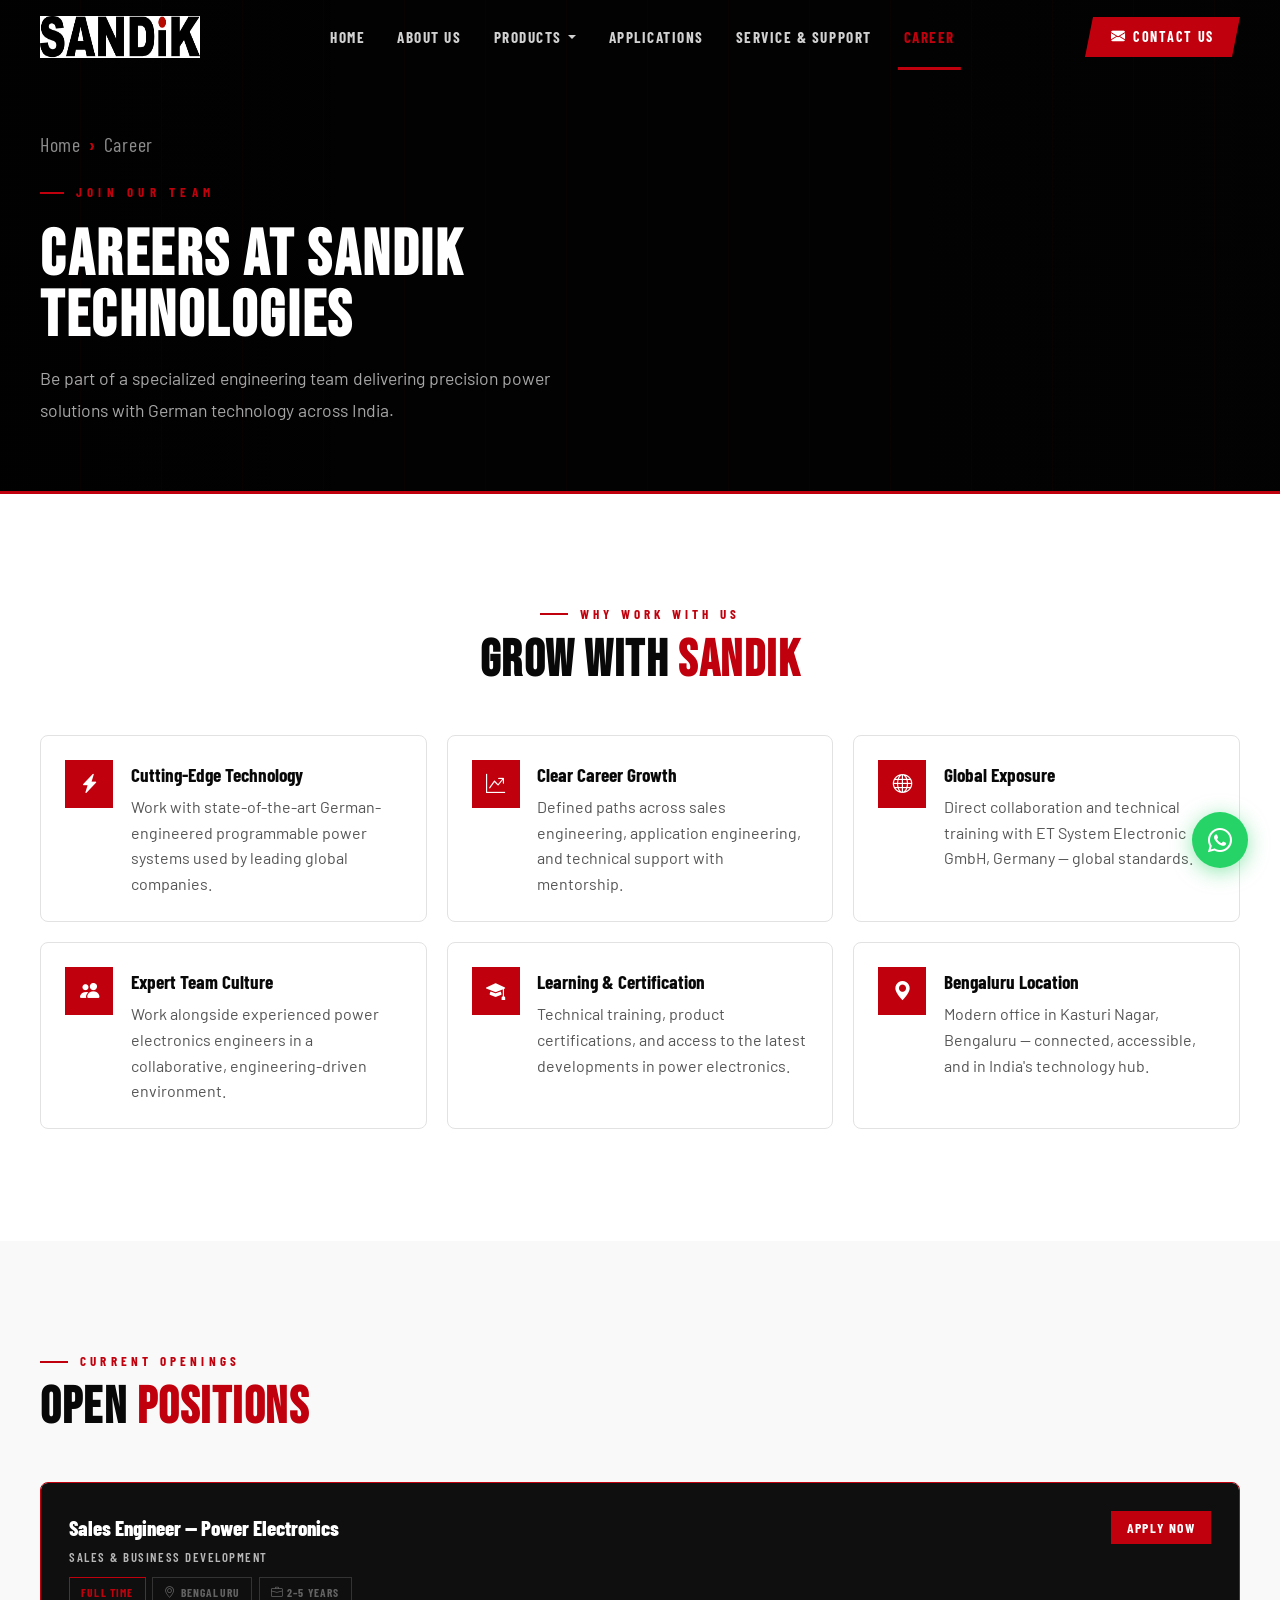
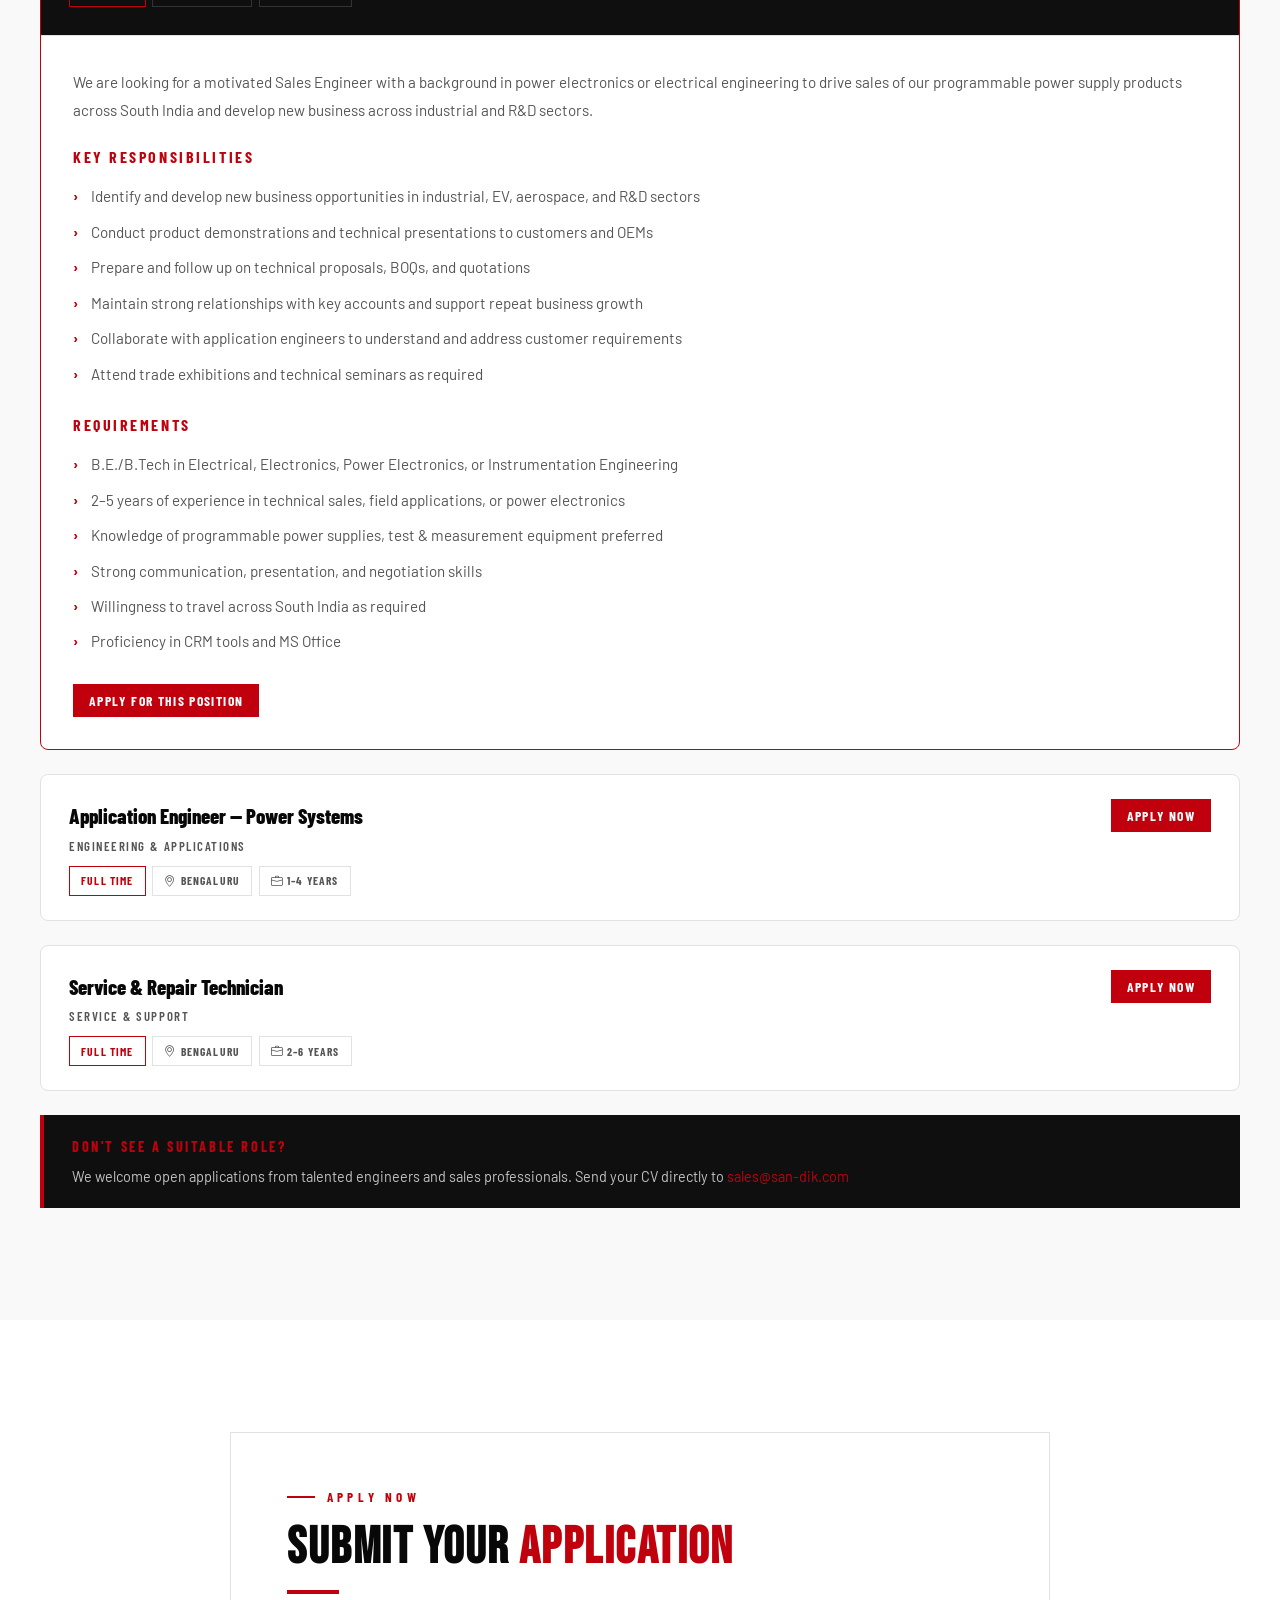
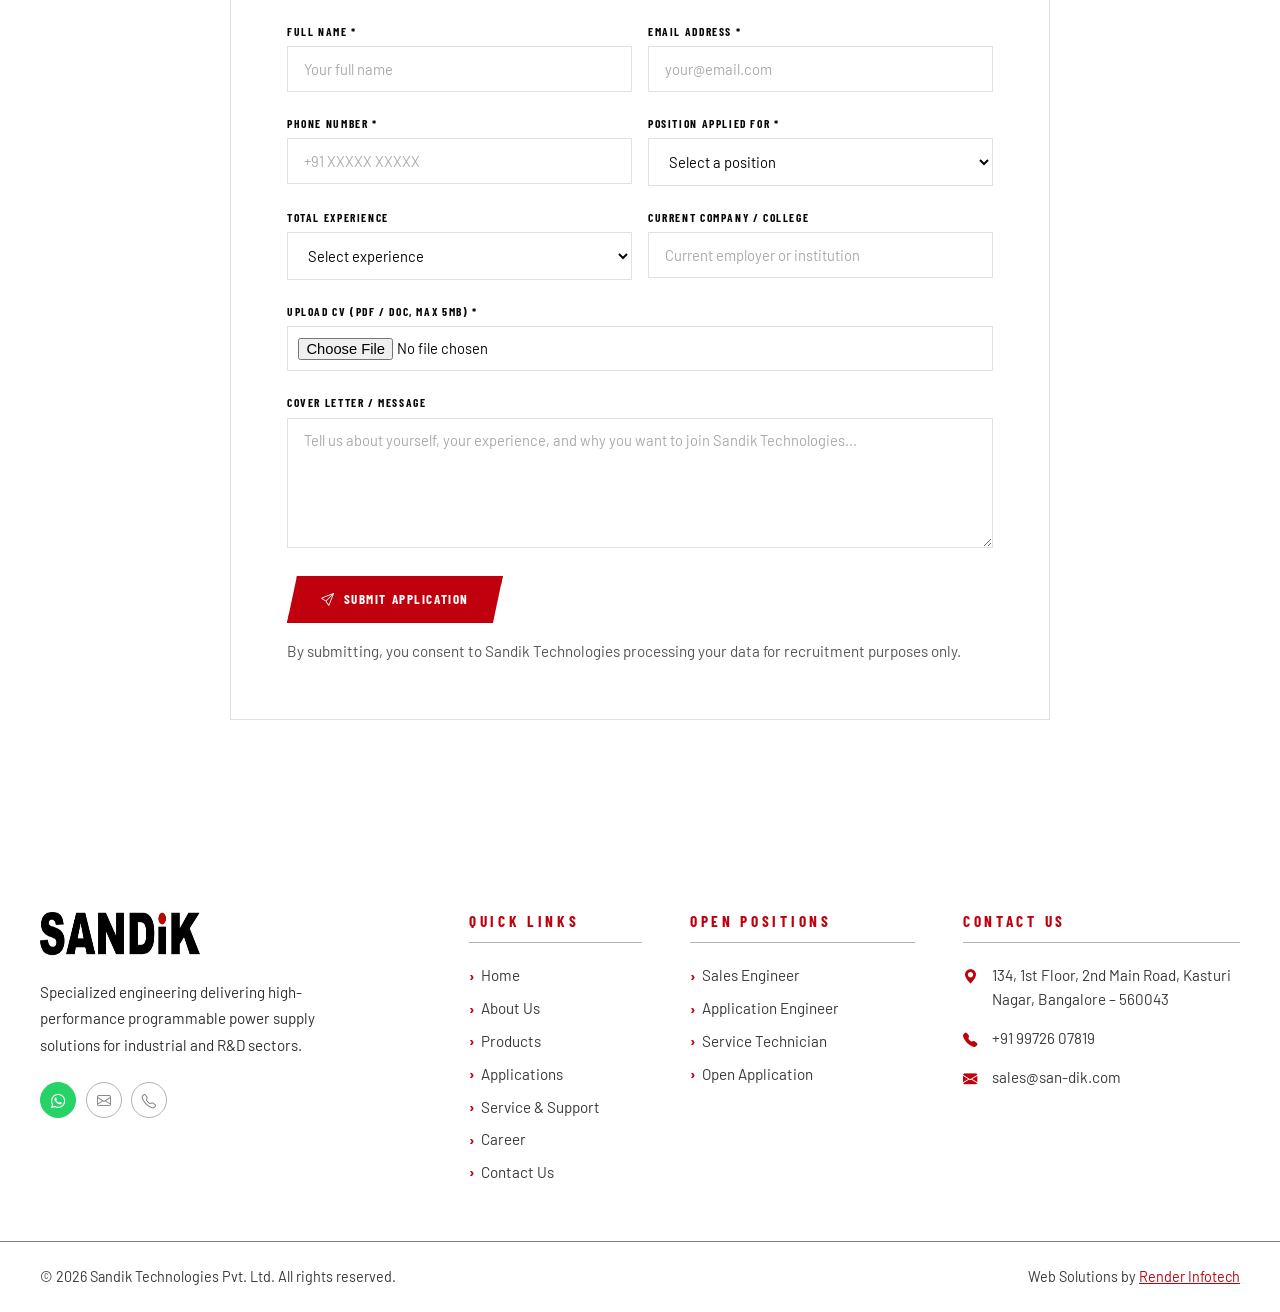
<file: html/career.html>
<!doctype html>
<html lang="en">
  <head>
    <meta charset="UTF-8" />
    <meta name="viewport" content="width=device-width, initial-scale=1.0" />
    <meta
      name="description"
      content="Career opportunities at Sandik Technologies — Sales Engineer, Application Engineer, Service Technician roles in Bengaluru."
    />
    <title>Career | Sandik Technologies Pvt. Ltd.</title>
    <link rel="icon" href="../assets/images/favicon-logo.jpg" />
    <link rel="preconnect" href="https://fonts.googleapis.com" />
    <link
      href="https://fonts.googleapis.com/css2?family=Bebas+Neue&family=Barlow+Condensed:wght@300;400;600;700;800&family=Barlow:wght@300;400;500;600&display=swap"
      rel="stylesheet"
    />
    <link
      rel="stylesheet"
      href="https://cdn.jsdelivr.net/npm/bootstrap-icons@1.11.3/font/bootstrap-icons.css"
    />
    <link rel="stylesheet" href="../css/main.css" />
    <link rel="stylesheet" href="../css/components.css" />
    <link rel="stylesheet" href="../css/animations.css" />
    <link rel="stylesheet" href="../css/responsive.css" />
  </head>
  <body>
    <div class="toast" id="toast"></div>

    <!-- HEADER -->
    <header id="site-header">
      <div class="header-inner">
        <a href="index.html" class="logo"
          ><img
            src="../assets/images/logo.jpeg"
            alt="Sandik Technologies"
            width="160"
            height="42"
        /></a>
        <nav class="main-nav">
          <div class="nav-item">
            <a href="index.html" class="nav-link">Home</a>
          </div>
          <div class="nav-item">
            <a href="about.html" class="nav-link">About Us</a>
          </div>
          <div class="nav-item">
            <a href="products.html" class="nav-link"
              >Products <svg viewBox="0 0 10 6"><path d="M1 1l4 4 4-4" /></svg
            ></a>
            <div class="mega-dropdown">
              <div class="mega-col">
                <div class="mega-col-title">DC Power</div>
                <a
                  href="products.html?cat=dc-sources&sub=lab-smp"
                  class="mega-link"
                >
                  <div>
                    <div class="mega-link-title">DC Sources — LAB/SMP</div>
                    <div class="mega-link-desc">Switching, 750W–2.4kW</div>
                  </div>
                </a>
                <a
                  href="products.html?cat=dc-sources&sub=lab-hp"
                  class="mega-link"
                >
                  <div>
                    <div class="mega-link-title">DC Sources — LAB/HP</div>
                    <div class="mega-link-desc">High Power, 3kW–63kW</div>
                  </div>
                </a>
                <a
                  href="products.html?cat=dc-sources&sub=lab-slv"
                  class="mega-link"
                >
                  <div>
                    <div class="mega-link-title">DC Sources — LAB/SLV</div>
                    <div class="mega-link-desc">High Voltage, up to 2000V</div>
                  </div>
                </a>
                <a
                  href="products.html?cat=dc-sources&sub=lab-linear"
                  class="mega-link"
                >
                  <div>
                    <div class="mega-link-title">Linear DC Sources</div>
                    <div class="mega-link-desc">
                      Ultra-low ripple, regulated
                    </div>
                  </div>
                </a>
              </div>
              <div class="mega-col">
                <div class="mega-col-title">AC Power</div>
                <a
                  href="products.html?cat=ac-sources&sub=1ph"
                  class="mega-link"
                >
                  <div>
                    <div class="mega-link-title">AC Sources — Single Phase</div>
                    <div class="mega-link-desc">Programmable, 45Hz–1000Hz</div>
                  </div>
                </a>
                <a
                  href="products.html?cat=ac-sources&sub=3ph"
                  class="mega-link"
                >
                  <div>
                    <div class="mega-link-title">AC Sources — Three Phase</div>
                    <div class="mega-link-desc">
                      Up to 2000kVA, worldwide grids
                    </div>
                  </div>
                </a>
                <a
                  href="products.html?cat=dc-bidir&sub=lab-hpr"
                  class="mega-link"
                >
                  <div>
                    <div class="mega-link-title">
                      DC Bidirectional — LAB/HPR
                    </div>
                    <div class="mega-link-desc">Regenerative, 7kW–1.4MW</div>
                  </div>
                </a>
                <a href="products.html?cat=ac-bidir" class="mega-link">
                  <div>
                    <div class="mega-link-title">AC Bidirectional</div>
                    <div class="mega-link-desc">Single & Three Phase</div>
                  </div>
                </a>
              </div>
              <div class="mega-col">
                <div class="mega-col-title">Loads & Simulators</div>
                <a
                  href="products.html?cat=dc-loads&sub=elp-dcw"
                  class="mega-link"
                >
                  <div>
                    <div class="mega-link-title">DC Loads — ELP/DCW</div>
                    <div class="mega-link-desc">High Speed, µs transients</div>
                  </div>
                </a>
                <a href="products.html?cat=dc-loads&sub=nxi" class="mega-link">
                  <div>
                    <div class="mega-link-title">
                      DC Loads — NXI Multi-Channel
                    </div>
                    <div class="mega-link-desc">Up to 16 channels per unit</div>
                  </div>
                </a>
                <a
                  href="products.html?cat=battery-pv-sim&sub=bat-sim"
                  class="mega-link"
                >
                  <div>
                    <div class="mega-link-title">Battery Simulators</div>
                    <div class="mega-link-desc">Li-Ion, LFP, NMC, CAN BMS</div>
                  </div>
                </a>
                <a href="products.html?cat=system-solutions" class="mega-link">
                  <div>
                    <div class="mega-link-title">System Integration</div>
                    <div class="mega-link-desc">Turnkey, HIL, Battery Test</div>
                  </div>
                </a>
              </div>
            </div>
          </div>
          <div class="nav-item">
            <a href="applications.html" class="nav-link">Applications</a>
          </div>
          <div class="nav-item">
            <a href="service-support.html" class="nav-link"
              >Service &amp; Support</a
            >
          </div>
          <div class="nav-item">
            <a href="career.html" class="nav-link active">Career</a>
          </div>
        </nav>
        <a href="contact.html" class="header-cta"
          ><i class="bi bi-envelope-fill"></i> Contact Us</a
        >
        <button class="hamburger" id="hamburger" aria-expanded="false">
          <span></span><span></span><span></span>
        </button>
      </div>
      <nav class="mobile-menu" id="mobileMenu">
        <a href="index.html" class="mob-link">Home</a>
        <a href="about.html" class="mob-link">About Us</a>
        <a href="products.html" class="mob-link">Products</a>
        <a href="applications.html" class="mob-link">Applications</a>
        <a href="service-support.html" class="mob-link"
          >Service &amp; Support</a
        >
        <a href="career.html" class="mob-link">Career</a>
        <a href="contact.html" class="mob-link">Contact Us</a>
      </nav>
    </header>

    <!-- PAGE HERO -->
    <div class="page-hero">
      <div class="container">
        <nav class="breadcrumb">
          <a
            href="index.html"
            style="font-size: 20px; color: rgba(255, 255, 255, 0.55)"
            >Home</a
          ><span style="font-size: 20px" class="breadcrumb-sep">›</span
          ><span style="font-size: 20px; color: rgba(255, 255, 255, 0.55)"
            >Career</span
          >
        </nav>
        <div class="page-hero-eyebrow">Join Our Team</div>
        <h1>Careers at Sandik<br />Technologies</h1>
        <p>
          Be part of a specialized engineering team delivering precision power
          solutions with German technology across India.
        </p>
      </div>
    </div>

    <!-- PERKS -->
    <section class="section">
      <div class="container">
        <div class="text-center mb-5 reveal">
          <div class="section-label" style="justify-content: center">
            Why Work With Us
          </div>
          <h2 class="section-title">Grow With <span>Sandik</span></h2>
        </div>
        <div class="perks-grid">
          <div class="perk-card reveal delay-100">
            <div class="perk-icon">
              <i class="bi bi-lightning-charge-fill"></i>
            </div>
            <div>
              <div class="perk-title">Cutting-Edge Technology</div>
              <p class="perk-desc">
                Work with state-of-the-art German-engineered programmable power
                systems used by leading global companies.
              </p>
            </div>
          </div>
          <div class="perk-card reveal delay-200">
            <div class="perk-icon"><i class="bi bi-graph-up-arrow"></i></div>
            <div>
              <div class="perk-title">Clear Career Growth</div>
              <p class="perk-desc">
                Defined paths across sales engineering, application engineering,
                and technical support with mentorship.
              </p>
            </div>
          </div>
          <div class="perk-card reveal delay-300">
            <div class="perk-icon"><i class="bi bi-globe"></i></div>
            <div>
              <div class="perk-title">Global Exposure</div>
              <p class="perk-desc">
                Direct collaboration and technical training with ET System
                Electronic GmbH, Germany — global standards.
              </p>
            </div>
          </div>
          <div class="perk-card reveal delay-400">
            <div class="perk-icon"><i class="bi bi-people-fill"></i></div>
            <div>
              <div class="perk-title">Expert Team Culture</div>
              <p class="perk-desc">
                Work alongside experienced power electronics engineers in a
                collaborative, engineering-driven environment.
              </p>
            </div>
          </div>
          <div class="perk-card reveal delay-100">
            <div class="perk-icon"><i class="bi bi-mortarboard-fill"></i></div>
            <div>
              <div class="perk-title">Learning &amp; Certification</div>
              <p class="perk-desc">
                Technical training, product certifications, and access to the
                latest developments in power electronics.
              </p>
            </div>
          </div>
          <div class="perk-card reveal delay-200">
            <div class="perk-icon"><i class="bi bi-geo-alt-fill"></i></div>
            <div>
              <div class="perk-title">Bengaluru Location</div>
              <p class="perk-desc">
                Modern office in Kasturi Nagar, Bengaluru — connected,
                accessible, and in India's technology hub.
              </p>
            </div>
          </div>
        </div>
      </div>
    </section>

    <!-- CURRENT OPENINGS -->
    <section class="section section-alt">
      <div class="container">
        <div class="mb-5 reveal">
          <div class="section-label">Current Openings</div>
          <h2 class="section-title">Open <span>Positions</span></h2>
        </div>

        <!-- Job 1 -->
        <div class="job-card active reveal" id="job1">
          <div class="job-header" onclick="toggleJobCard('job1')">
            <div>
              <div class="job-title">Sales Engineer — Power Electronics</div>
              <div class="job-dept">Sales &amp; Business Development</div>
              <div class="job-tags">
                <span class="job-tag job-tag-red">Full Time</span>
                <span class="job-tag job-tag-gray"
                  ><i class="bi bi-geo-alt"></i> Bengaluru</span
                >
                <span class="job-tag job-tag-gray"
                  ><i class="bi bi-briefcase"></i> 2–5 Years</span
                >
              </div>
            </div>
            <button
              class="job-apply-btn"
              onclick="
                event.stopPropagation();
                document
                  .getElementById('applySection')
                  .scrollIntoView({ behavior: 'smooth' });
              "
            >
              Apply Now
            </button>
          </div>
          <div class="job-body">
            <p
              style="
                font-size: 0.95rem;
                color: var(--mid);
                line-height: 1.85;
                margin-bottom: 1.25rem;
              "
            >
              We are looking for a motivated Sales Engineer with a background in
              power electronics or electrical engineering to drive sales of our
              programmable power supply products across South India and develop
              new business across industrial and R&D sectors.
            </p>
            <div class="jd-heading">Key Responsibilities</div>
            <ul class="jd-list">
              <li>
                Identify and develop new business opportunities in industrial,
                EV, aerospace, and R&amp;D sectors
              </li>
              <li>
                Conduct product demonstrations and technical presentations to
                customers and OEMs
              </li>
              <li>
                Prepare and follow up on technical proposals, BOQs, and
                quotations
              </li>
              <li>
                Maintain strong relationships with key accounts and support
                repeat business growth
              </li>
              <li>
                Collaborate with application engineers to understand and address
                customer requirements
              </li>
              <li>
                Attend trade exhibitions and technical seminars as required
              </li>
            </ul>
            <div class="jd-heading">Requirements</div>
            <ul class="jd-list">
              <li>
                B.E./B.Tech in Electrical, Electronics, Power Electronics, or
                Instrumentation Engineering
              </li>
              <li>
                2–5 years of experience in technical sales, field applications,
                or power electronics
              </li>
              <li>
                Knowledge of programmable power supplies, test &amp; measurement
                equipment preferred
              </li>
              <li>
                Strong communication, presentation, and negotiation skills
              </li>
              <li>Willingness to travel across South India as required</li>
              <li>Proficiency in CRM tools and MS Office</li>
            </ul>
            <button
              class="job-apply-btn mt-3"
              onclick="
                document
                  .getElementById('applySection')
                  .scrollIntoView({ behavior: 'smooth' })
              "
            >
              Apply for This Position
            </button>
          </div>
        </div>

        <!-- Job 2 -->
        <div class="job-card reveal" id="job2">
          <div class="job-header" onclick="toggleJobCard('job2')">
            <div>
              <div class="job-title">Application Engineer — Power Systems</div>
              <div class="job-dept">Engineering &amp; Applications</div>
              <div class="job-tags">
                <span class="job-tag job-tag-red">Full Time</span>
                <span class="job-tag job-tag-gray"
                  ><i class="bi bi-geo-alt"></i> Bengaluru</span
                >
                <span class="job-tag job-tag-gray"
                  ><i class="bi bi-briefcase"></i> 1–4 Years</span
                >
              </div>
            </div>
            <button
              class="job-apply-btn"
              onclick="
                event.stopPropagation();
                document
                  .getElementById('applySection')
                  .scrollIntoView({ behavior: 'smooth' });
              "
            >
              Apply Now
            </button>
          </div>
          <div class="job-body">
            <p
              style="
                font-size: 0.9rem;
                color: var(--mid);
                line-height: 1.85;
                margin-bottom: 1.25rem;
              "
            >
              We seek an Application Engineer to provide pre-sales and
              post-sales technical support for our complete range of
              programmable AC/DC power supplies, electronic loads, and battery
              simulators.
            </p>
            <div class="jd-heading">Key Responsibilities</div>
            <ul class="jd-list">
              <li>
                Provide application engineering support to customers during
                evaluation, integration, and commissioning
              </li>
              <li>
                Conduct product demonstrations, POC setups, and technical
                training sessions
              </li>
              <li>
                Develop application notes, test procedures, and technical
                documentation
              </li>
              <li>
                Coordinate with ET System Germany for technical escalations and
                product updates
              </li>
              <li>
                Support the sales team with technical specifications and tender
                responses
              </li>
              <li>
                Perform on-site commissioning and troubleshooting at customer
                facilities
              </li>
            </ul>
            <div class="jd-heading">Requirements</div>
            <ul class="jd-list">
              <li>
                B.E./B.Tech in Electrical, Electronics, or Power Electronics
                Engineering
              </li>
              <li>
                1–4 years in power electronics applications, test systems, or
                R&amp;D
              </li>
              <li>
                Hands-on experience with power supplies, oscilloscopes, and test
                benches
              </li>
              <li>
                Familiarity with USB, LAN, CAN, RS232, GPIB communication
                interfaces
              </li>
              <li>
                Good analytical and problem-solving skills; ability to work
                independently
              </li>
            </ul>
            <button
              class="job-apply-btn mt-3"
              onclick="
                document
                  .getElementById('applySection')
                  .scrollIntoView({ behavior: 'smooth' })
              "
            >
              Apply for This Position
            </button>
          </div>
        </div>

        <!-- Job 3 -->
        <div class="job-card reveal" id="job3">
          <div class="job-header" onclick="toggleJobCard('job3')">
            <div>
              <div class="job-title">Service &amp; Repair Technician</div>
              <div class="job-dept">Service &amp; Support</div>
              <div class="job-tags">
                <span class="job-tag job-tag-red">Full Time</span>
                <span class="job-tag job-tag-gray"
                  ><i class="bi bi-geo-alt"></i> Bengaluru</span
                >
                <span class="job-tag job-tag-gray"
                  ><i class="bi bi-briefcase"></i> 2–6 Years</span
                >
              </div>
            </div>
            <button
              class="job-apply-btn"
              onclick="
                event.stopPropagation();
                document
                  .getElementById('applySection')
                  .scrollIntoView({ behavior: 'smooth' });
              "
            >
              Apply Now
            </button>
          </div>
          <div class="job-body">
            <p
              style="
                font-size: 0.9rem;
                color: var(--mid);
                line-height: 1.85;
                margin-bottom: 1.25rem;
              "
            >
              We are hiring a Service Technician to handle in-house and on-site
              repair, calibration, and preventive maintenance of our
              programmable power supply products across customer sites in India.
            </p>
            <div class="jd-heading">Key Responsibilities</div>
            <ul class="jd-list">
              <li>
                Perform diagnosis, repair, and calibration of programmable DC/AC
                sources and electronic loads
              </li>
              <li>
                Execute preventive and corrective maintenance at customer sites
              </li>
              <li>
                Document service reports, fault analysis, and corrective action
                records
              </li>
              <li>
                Manage spare parts inventory and coordinate procurement with our
                Germany partner
              </li>
              <li>
                Support customers with warranty and AMC (Annual Maintenance
                Contract) servicing
              </li>
            </ul>
            <div class="jd-heading">Requirements</div>
            <ul class="jd-list">
              <li>
                Diploma or B.E./B.Tech in Electronics, Electrical, or
                Instrumentation Engineering
              </li>
              <li>
                2–6 years of hands-on experience servicing power electronics or
                laboratory equipment
              </li>
              <li>
                Knowledge of analog and digital circuit troubleshooting,
                PCB-level repair
              </li>
              <li>
                Experience with soldering, component-level repair, and
                electrical safety procedures
              </li>
              <li>
                Valid two-wheeler driving licence preferred for customer site
                visits
              </li>
            </ul>
            <button
              class="job-apply-btn mt-3"
              onclick="
                document
                  .getElementById('applySection')
                  .scrollIntoView({ behavior: 'smooth' })
              "
            >
              Apply for This Position
            </button>
          </div>
        </div>

        <!-- Open application note -->
        <div
          style="
            margin-top: 1.5rem;
            padding: 1.25rem 1.75rem;
            background: var(--dark-1);
            border-left: 4px solid var(--red);
          "
          class="reveal"
        >
          <div
            style="
              font-family: var(--font-heading);
              font-weight: 700;
              font-size: 0.9rem;
              letter-spacing: 0.18em;
              text-transform: uppercase;
              color: var(--red);
              margin-bottom: 0.4rem;
            "
          >
            Don't see a suitable role?
          </div>
          <p
            style="
              color: rgba(255, 255, 255, 0.75);
              font-size: 0.9rem;
              margin: 0;
            "
          >
            We welcome open applications from talented engineers and sales
            professionals. Send your CV directly to
            <a
              href="mailto:sales@san-dik.com"
              style="color: var(--red); font-size: 0.9rem"
              >sales@san-dik.com</a
            >
          </p>
        </div>
      </div>
    </section>

    <!-- APPLICATION FORM -->
    <section class="section" id="applySection">
      <div class="container">
        <div
          style="
            max-width: 820px;
            margin: 0 auto;
            background: var(--white);
            border: 1px solid var(--border);
            padding: 3.5rem;
          "
          class="reveal"
        >
          <div class="section-label mb-2">Apply Now</div>
          <h2 class="section-title mb-2">
            Submit Your <span>Application</span>
          </h2>
          <div class="red-rule"></div>

          <div
            id="careerSuccess"
            style="
              display: none;
              background: #d4edda;
              border: 1px solid #c3e6cb;
              padding: 1rem 1.5rem;
              margin-bottom: 1.5rem;
              font-size: 0.9rem;
              color: #155724;
            "
          >
            <i class="bi bi-check-circle"></i> Your application has been
            submitted successfully. We will be in touch shortly.
          </div>

          <form id="careerForm" novalidate>
            <div class="form-row">
              <div class="form-group">
                <label class="form-label">Full Name *</label>
                <input
                  type="text"
                  class="form-control"
                  name="name"
                  placeholder="Your full name"
                  required
                />
              </div>
              <div class="form-group">
                <label class="form-label">Email Address *</label>
                <input
                  type="email"
                  class="form-control"
                  name="email"
                  placeholder="your@email.com"
                  required
                />
              </div>
            </div>
            <div class="form-row">
              <div class="form-group">
                <label class="form-label">Phone Number *</label>
                <input
                  type="tel"
                  class="form-control"
                  name="phone"
                  placeholder="+91 XXXXX XXXXX"
                  required
                />
              </div>
              <div class="form-group">
                <label class="form-label">Position Applied For *</label>
                <select class="form-control" name="position" required>
                  <option value="">Select a position</option>
                  <option value="Sales Engineer">
                    Sales Engineer — Power Electronics
                  </option>
                  <option value="Application Engineer">
                    Application Engineer — Power Systems
                  </option>
                  <option value="Service Technician">
                    Service &amp; Repair Technician
                  </option>
                  <option value="Open Application">Open Application</option>
                </select>
              </div>
            </div>
            <div class="form-row">
              <div class="form-group">
                <label class="form-label">Total Experience</label>
                <select class="form-control" name="experience">
                  <option value="">Select experience</option>
                  <option>Fresher (0 years)</option>
                  <option>1–2 years</option>
                  <option>2–5 years</option>
                  <option>5–10 years</option>
                  <option>10+ years</option>
                </select>
              </div>
              <div class="form-group">
                <label class="form-label">Current Company / College</label>
                <input
                  type="text"
                  class="form-control"
                  name="company"
                  placeholder="Current employer or institution"
                />
              </div>
            </div>
            <div class="form-group">
              <label class="form-label">Upload CV (PDF / DOC, max 5MB) *</label>
              <input
                type="file"
                class="form-control"
                name="cv"
                accept=".pdf,.doc,.docx"
                style="padding: 0.65rem"
                required
              />
            </div>
            <div class="form-group">
              <label class="form-label">Cover Letter / Message</label>
              <textarea
                class="form-control"
                name="message"
                rows="5"
                placeholder="Tell us about yourself, your experience, and why you want to join Sandik Technologies..."
              ></textarea>
            </div>
            <button type="submit" class="btn btn-red">
              <i class="bi bi-send"></i> Submit Application
            </button>
            <p style="font-size: 0.95rem; color: var(--mid); margin-top: 1rem">
              By submitting, you consent to Sandik Technologies processing your
              data for recruitment purposes only.
            </p>
          </form>
        </div>
      </div>
    </section>

    <!-- FOOTER -->
    <footer class="site-footer">
      <div class="footer-main">
        <div class="container">
          <div class="footer-grid">
            <div>
              <div class="footer-brand">
                <img
                  src="../assets/images/logo.jpeg"
                  alt="Sandik Technologies"
                  width="160"
                  height="44"
                />
              </div>
              <p class="footer-tagline">
                Specialized engineering delivering high-performance programmable
                power supply solutions for industrial and R&D sectors.
              </p>
              <div class="footer-socials">
                <a
                  href="https://wa.me/919740570119"
                  target="_blank"
                  class="social-btn"
                  style="
                    background: #25d366;
                    border-color: #25d366;
                    color: white;
                  "
                  ><i class="bi bi-whatsapp"></i
                ></a>
                <a href="mailto:sales@san-dik.com" class="social-btn"
                  ><i class="bi bi-envelope"></i
                ></a>
                <a href="tel:+919972607819" class="social-btn"
                  ><i class="bi bi-telephone"></i
                ></a>
              </div>
            </div>
            <div>
              <div class="footer-heading">Quick Links</div>
              <nav class="footer-links">
                <a href="index.html" class="footer-link">Home</a>
                <a href="about.html" class="footer-link">About Us</a>
                <a href="products.html" class="footer-link">Products</a>
                <a href="applications.html" class="footer-link">Applications</a>
                <a href="service-support.html" class="footer-link"
                  >Service &amp; Support</a
                >
                <a href="career.html" class="footer-link">Career</a>
                <a href="contact.html" class="footer-link">Contact Us</a>
              </nav>
            </div>
            <div>
              <div class="footer-heading">Open Positions</div>
              <nav class="footer-links">
                <a href="#job1" class="footer-link">Sales Engineer</a>
                <a href="#job2" class="footer-link">Application Engineer</a>
                <a href="#job3" class="footer-link">Service Technician</a>
                <a href="#applySection" class="footer-link">Open Application</a>
              </nav>
            </div>
            <div>
              <div class="footer-heading">Contact Us</div>
              <div class="footer-contact-item">
                <i class="bi bi-geo-alt-fill"></i
                ><span
                  >134, 1st Floor, 2nd Main Road, Kasturi Nagar, Bangalore –
                  560043</span
                >
              </div>
              <div class="footer-contact-item">
                <i class="bi bi-telephone-fill"></i
                ><a href="tel:+919972607819">+91 99726 07819</a>
              </div>
              <div class="footer-contact-item">
                <i class="bi bi-envelope-fill"></i
                ><a href="mailto:sales@san-dik.com">sales@san-dik.com</a>
              </div>
            </div>
          </div>
        </div>
      </div>
      <div class="footer-bottom">
        <div class="container flex flex-between flex-wrap gap-2">
          <span
            >&copy; <span class="current-year"></span> Sandik Technologies Pvt.
            Ltd. All rights reserved.</span
          >
          <!-- <span
            >In technical collaboration with
            <a href="https://www.et-system.de/en/" target="_blank"
              >ET System Electronic GmbH, Germany</a
            ></span
          > -->
          <span
            >Web Solutions by
            <a href="" target="_blank" rel="noopener">Render Infotech</a></span
          >
        </div>
      </div>
    </footer>
    <a href="https://wa.me/919740570119" target="_blank" class="wa-fab"
      ><i class="bi bi-whatsapp"></i
    ></a>
    <button class="scroll-top" id="scrollTopBtn">
      <i class="bi bi-arrow-up"></i>
    </button>
    <script src="../js/main.js"></script>
    <script>
      function toggleJobCard(id) {
        const card = document.getElementById(id);
        const wasActive = card.classList.contains("active");
        document
          .querySelectorAll(".job-card")
          .forEach((c) => c.classList.remove("active"));
        if (!wasActive) card.classList.add("active");
      }
    </script>
  </body>
</html>
</file>
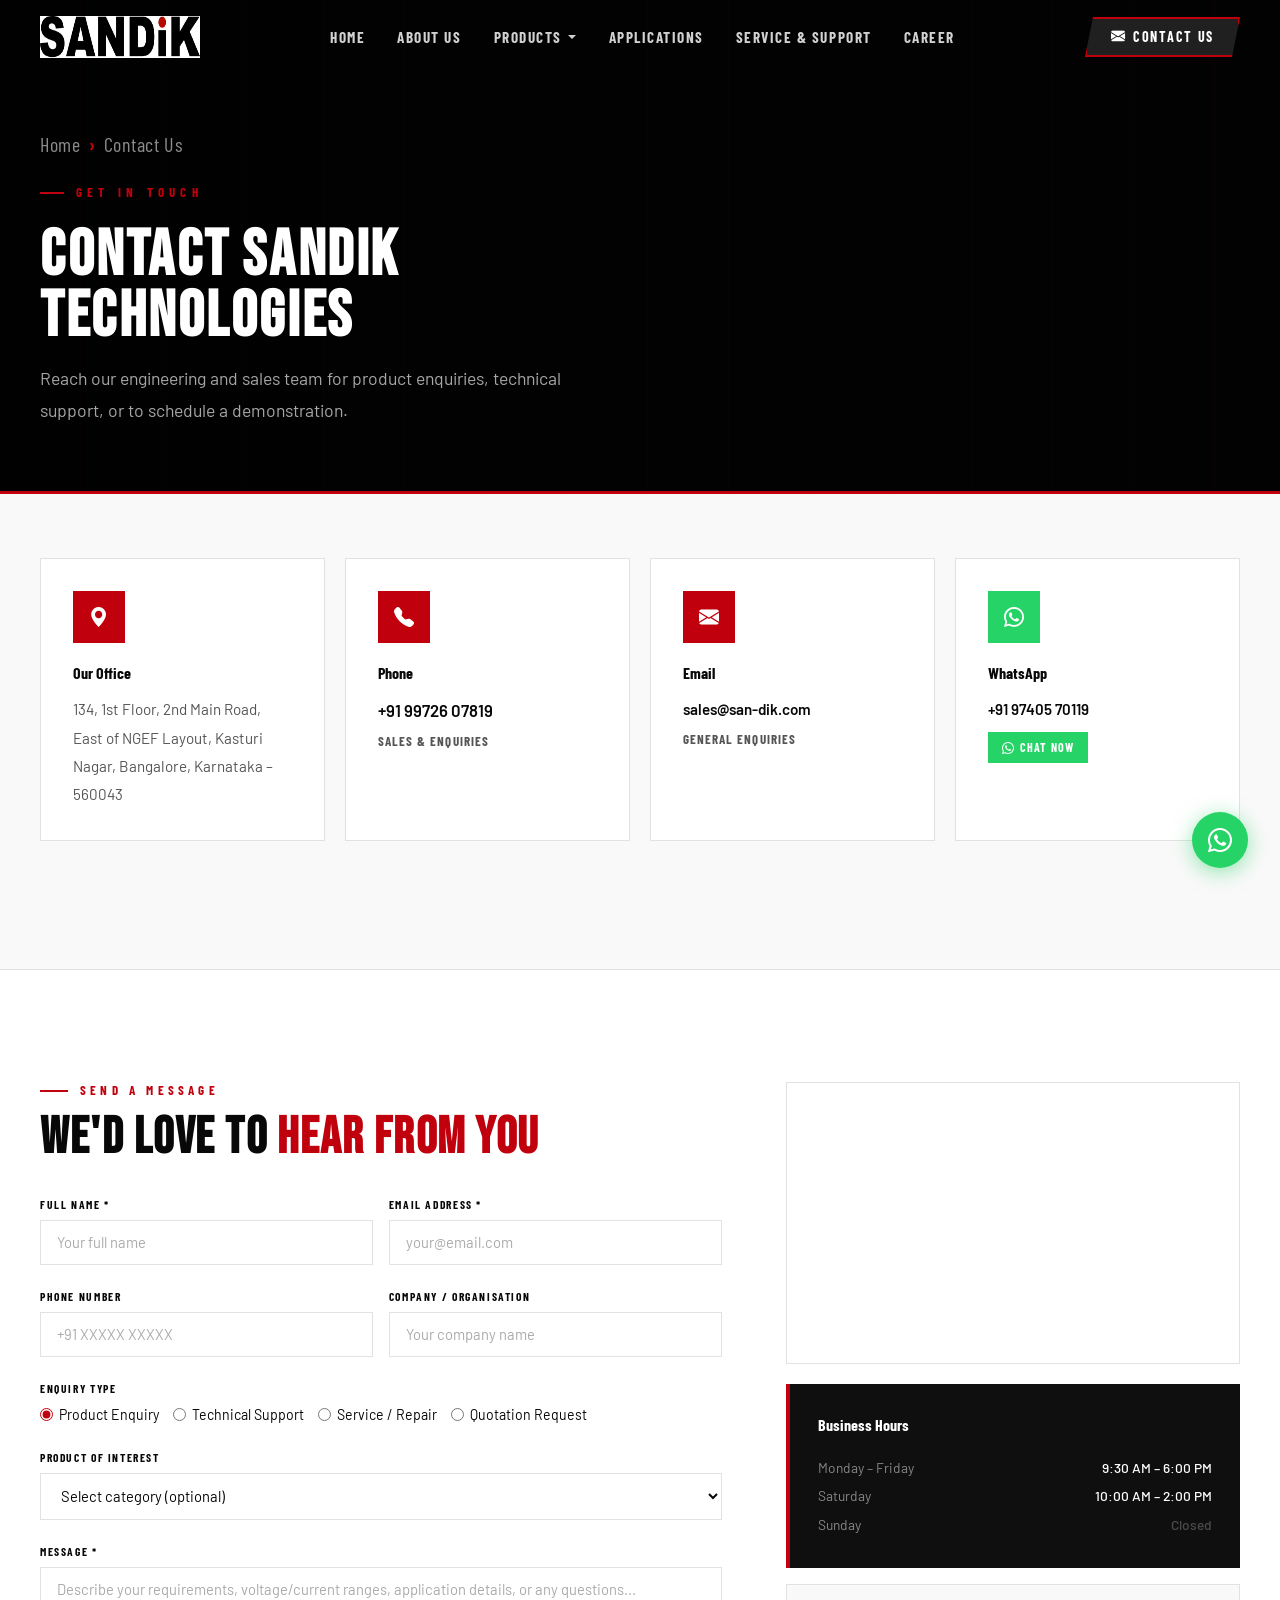
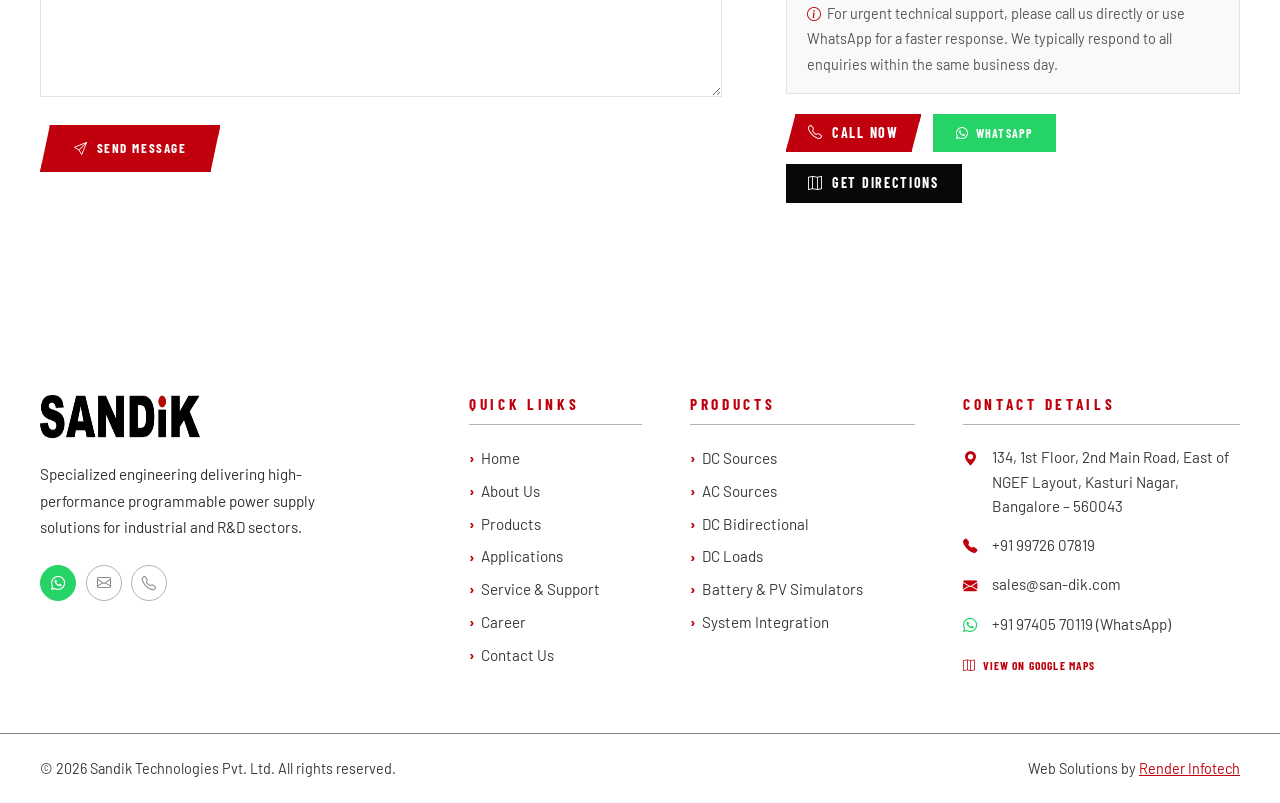
<file: html/contact.html>
<!doctype html>
<html lang="en">
  <head>
    <meta charset="UTF-8" />
    <meta name="viewport" content="width=device-width, initial-scale=1.0" />
    <meta
      name="description"
      content="Contact Sandik Technologies — Reach our engineering and sales team for product enquiries, technical support, or to schedule a demonstration. Bengaluru, India."
    />
    <title>Contact Us | Sandik Technologies Pvt. Ltd.</title>
    <link rel="icon" href="../assets/images/favicon-logo.jpg" />
    <link rel="preconnect" href="https://fonts.googleapis.com" />
    <link
      href="https://fonts.googleapis.com/css2?family=Bebas+Neue&family=Barlow+Condensed:wght@300;400;600;700;800&family=Barlow:wght@300;400;500;600&display=swap"
      rel="stylesheet"
    />
    <link
      rel="stylesheet"
      href="https://cdn.jsdelivr.net/npm/bootstrap-icons@1.11.3/font/bootstrap-icons.css"
    />
    <link rel="stylesheet" href="../css/main.css" />
    <link rel="stylesheet" href="../css/components.css" />
    <link rel="stylesheet" href="../css/animations.css" />
    <link rel="stylesheet" href="../css/responsive.css" />
  </head>
  <body>
    <div class="toast" id="toast"></div>

    <!-- HEADER -->
    <header id="site-header">
      <div class="header-inner">
        <a href="index.html" class="logo"
          ><img
            src="../assets/images/logo.jpeg"
            alt="Sandik Technologies"
            width="160"
            height="42"
        /></a>
        <nav class="main-nav">
          <div class="nav-item">
            <a href="index.html" class="nav-link">Home</a>
          </div>
          <div class="nav-item">
            <a href="about.html" class="nav-link">About Us</a>
          </div>
          <div class="nav-item">
            <a href="products.html" class="nav-link"
              >Products <svg viewBox="0 0 10 6"><path d="M1 1l4 4 4-4" /></svg
            ></a>
            <div class="mega-dropdown">
              <div class="mega-col">
                <div class="mega-col-title">DC Power</div>
                <a
                  href="products.html?cat=dc-sources&sub=lab-smp"
                  class="mega-link"
                >
                  <div>
                    <div class="mega-link-title">DC Sources — LAB/SMP</div>
                    <div class="mega-link-desc">Switching, 750W–2.4kW</div>
                  </div>
                </a>
                <a
                  href="products.html?cat=dc-sources&sub=lab-hp"
                  class="mega-link"
                >
                  <div>
                    <div class="mega-link-title">DC Sources — LAB/HP</div>
                    <div class="mega-link-desc">High Power, 3kW–63kW</div>
                  </div>
                </a>
                <a
                  href="products.html?cat=dc-sources&sub=lab-slv"
                  class="mega-link"
                >
                  <div>
                    <div class="mega-link-title">DC Sources — LAB/SLV</div>
                    <div class="mega-link-desc">High Voltage, up to 2000V</div>
                  </div>
                </a>
                <a
                  href="products.html?cat=dc-sources&sub=lab-linear"
                  class="mega-link"
                >
                  <div>
                    <div class="mega-link-title">Linear DC Sources</div>
                    <div class="mega-link-desc">
                      Ultra-low ripple, regulated
                    </div>
                  </div>
                </a>
              </div>
              <div class="mega-col">
                <div class="mega-col-title">AC Power</div>
                <a
                  href="products.html?cat=ac-sources&sub=1ph"
                  class="mega-link"
                >
                  <div>
                    <div class="mega-link-title">AC Sources — Single Phase</div>
                    <div class="mega-link-desc">Programmable, 45Hz–1000Hz</div>
                  </div>
                </a>
                <a
                  href="products.html?cat=ac-sources&sub=3ph"
                  class="mega-link"
                >
                  <div>
                    <div class="mega-link-title">AC Sources — Three Phase</div>
                    <div class="mega-link-desc">
                      Up to 2000kVA, worldwide grids
                    </div>
                  </div>
                </a>
                <a
                  href="products.html?cat=dc-bidir&sub=lab-hpr"
                  class="mega-link"
                >
                  <div>
                    <div class="mega-link-title">
                      DC Bidirectional — LAB/HPR
                    </div>
                    <div class="mega-link-desc">Regenerative, 7kW–1.4MW</div>
                  </div>
                </a>
                <a href="products.html?cat=ac-bidir" class="mega-link">
                  <div>
                    <div class="mega-link-title">AC Bidirectional</div>
                    <div class="mega-link-desc">Single & Three Phase</div>
                  </div>
                </a>
              </div>
              <div class="mega-col">
                <div class="mega-col-title">Loads & Simulators</div>
                <a
                  href="products.html?cat=dc-loads&sub=elp-dcw"
                  class="mega-link"
                >
                  <div>
                    <div class="mega-link-title">DC Loads — ELP/DCW</div>
                    <div class="mega-link-desc">High Speed, µs transients</div>
                  </div>
                </a>
                <a href="products.html?cat=dc-loads&sub=nxi" class="mega-link">
                  <div>
                    <div class="mega-link-title">
                      DC Loads — NXI Multi-Channel
                    </div>
                    <div class="mega-link-desc">Up to 16 channels per unit</div>
                  </div>
                </a>
                <a
                  href="products.html?cat=battery-pv-sim&sub=bat-sim"
                  class="mega-link"
                >
                  <div>
                    <div class="mega-link-title">Battery Simulators</div>
                    <div class="mega-link-desc">Li-Ion, LFP, NMC, CAN BMS</div>
                  </div>
                </a>
                <a href="products.html?cat=system-solutions" class="mega-link">
                  <div>
                    <div class="mega-link-title">System Integration</div>
                    <div class="mega-link-desc">Turnkey, HIL, Battery Test</div>
                  </div>
                </a>
              </div>
            </div>
          </div>
          <div class="nav-item">
            <a href="applications.html" class="nav-link">Applications</a>
          </div>
          <div class="nav-item">
            <a href="service-support.html" class="nav-link"
              >Service &amp; Support</a
            >
          </div>
          <div class="nav-item">
            <a href="career.html" class="nav-link">Career</a>
          </div>
        </nav>
        <a
          href="contact.html"
          class="header-cta"
          style="background: var(--dark-3); border-color: var(--red)"
          ><i class="bi bi-envelope-fill"></i> Contact Us</a
        >
        <button class="hamburger" id="hamburger" aria-expanded="false">
          <span></span><span></span><span></span>
        </button>
      </div>
      <nav class="mobile-menu" id="mobileMenu">
        <a href="index.html" class="mob-link">Home</a>
        <a href="about.html" class="mob-link">About Us</a>
        <a href="products.html" class="mob-link">Products</a>
        <a href="applications.html" class="mob-link">Applications</a>
        <a href="service-support.html" class="mob-link"
          >Service &amp; Support</a
        >
        <a href="career.html" class="mob-link">Career</a>
        <a href="contact.html" class="mob-link">Contact Us</a>
      </nav>
    </header>

    <!-- PAGE HERO -->
    <div class="page-hero">
      <div class="container">
        <nav class="breadcrumb">
          <a
            href="index.html"
            style="font-size: 20px; color: rgba(255, 255, 255, 0.55)"
            >Home</a
          ><span style="font-size: 20px" class="breadcrumb-sep">›</span
          ><span style="font-size: 20px; color: rgba(255, 255, 255, 0.55)"
            >Contact Us</span
          >
        </nav>
        <div class="page-hero-eyebrow">Get In Touch</div>
        <h1>Contact Sandik<br />Technologies</h1>
        <p>
          Reach our engineering and sales team for product enquiries, technical
          support, or to schedule a demonstration.
        </p>
      </div>
    </div>

    <!-- CONTACT CARDS -->
    <section
      class="section-sm"
      style="background: var(--lighter); border-bottom: 1px solid var(--border)"
    >
      <div class="container">
        <div class="contact-cards-grid">
          <div class="contact-card reveal delay-100">
            <div class="contact-card-icon">
              <i class="bi bi-geo-alt-fill"></i>
            </div>
            <h5>Our Office</h5>
            <p>
              134, 1st Floor, 2nd Main Road, East of NGEF Layout, Kasturi Nagar,
              Bangalore, Karnataka – 560043
            </p>
          </div>
          <div class="contact-card reveal delay-200">
            <div class="contact-card-icon">
              <i class="bi bi-telephone-fill"></i>
            </div>
            <h5>Phone</h5>
            <p>
              <a
                href="tel:+919972607819"
                style="
                  color: var(--black);
                  font-weight: 600;
                  font-size: 1.05rem;
                "
                >+91 99726 07819</a
              ><br /><span
                style="
                  font-size: 0.82rem;
                  letter-spacing: 0.08em;
                  text-transform: uppercase;
                  font-family: var(--font-heading);
                  font-weight: 700;
                "
                >Sales &amp; Enquiries</span
              >
            </p>
          </div>
          <div class="contact-card reveal delay-300">
            <div class="contact-card-icon">
              <i class="bi bi-envelope-fill"></i>
            </div>
            <h5>Email</h5>
            <p>
              <a
                href="mailto:sales@san-dik.com"
                style="color: var(--black); font-weight: 600"
                >sales@san-dik.com</a
              ><br /><span
                style="
                  font-size: 0.82rem;
                  letter-spacing: 0.08em;
                  text-transform: uppercase;
                  font-family: var(--font-heading);
                  font-weight: 700;
                "
                >General Enquiries</span
              >
            </p>
          </div>
          <div class="contact-card reveal delay-400">
            <div class="contact-card-icon" style="background: #25d366">
              <i class="bi bi-whatsapp"></i>
            </div>
            <h5>WhatsApp</h5>
            <p>
              <a
                href="https://wa.me/919740570119"
                target="_blank"
                style="color: var(--black); font-weight: 600"
                >+91 97405 70119</a
              ><br />
              <a
                href="https://wa.me/919740570119"
                target="_blank"
                style="
                  display: inline-flex;
                  align-items: center;
                  gap: 0.3rem;
                  margin-top: 0.5rem;
                  background: #25d366;
                  color: var(--white);
                  font-family: var(--font-heading);
                  font-weight: 700;
                  font-size: 0.75rem;
                  letter-spacing: 0.1em;
                  text-transform: uppercase;
                  padding: 0.3rem 0.85rem;
                  text-decoration: none;
                "
              >
                <i class="bi bi-whatsapp"></i> Chat Now
              </a>
            </p>
          </div>
        </div>
      </div>
    </section>

    <!-- FORM + MAP -->
    <section class="section">
      <div class="container">
        <div class="contact-layout">
          <!-- Form side -->
          <div class="reveal reveal-left">
            <div class="section-label">Send a Message</div>
            <h2 class="section-title mb-4">
              We'd Love to <span>Hear From You</span>
            </h2>

            <div
              id="contactSuccess"
              style="
                display: none;
                background: #d4edda;
                border: 1px solid #c3e6cb;
                padding: 1rem 1.5rem;
                margin-bottom: 1.5rem;
                font-size: 0.9rem;
                color: #155724;
              "
            >
              <i class="bi bi-check-circle"></i> Thank you! Our team will
              respond within one business day.
            </div>

            <form id="contactForm" novalidate>
              <div class="form-row">
                <div class="form-group">
                  <label class="form-label">Full Name *</label>
                  <input
                    type="text"
                    class="form-control"
                    id="ct-name"
                    name="name"
                    placeholder="Your full name"
                    required
                  />
                </div>
                <div class="form-group">
                  <label class="form-label">Email Address *</label>
                  <input
                    type="email"
                    class="form-control"
                    id="ct-email"
                    name="email"
                    placeholder="your@email.com"
                    required
                  />
                </div>
              </div>
              <div class="form-row">
                <div class="form-group">
                  <label class="form-label">Phone Number</label>
                  <input
                    type="tel"
                    class="form-control"
                    name="phone"
                    placeholder="+91 XXXXX XXXXX"
                  />
                </div>
                <div class="form-group">
                  <label class="form-label">Company / Organisation</label>
                  <input
                    type="text"
                    class="form-control"
                    name="company"
                    placeholder="Your company name"
                  />
                </div>
              </div>

              <!-- Enquiry type radio -->
              <div class="form-group">
                <label class="form-label">Enquiry Type</label>
                <div
                  style="
                    display: flex;
                    flex-wrap: wrap;
                    gap: 0.85rem;
                    margin-top: 0.3rem;
                  "
                >
                  <label
                    style="
                      display: flex;
                      align-items: center;
                      gap: 0.4rem;
                      cursor: pointer;
                      font-size: 0.88rem;
                    "
                    ><input
                      type="radio"
                      name="enquiry_type"
                      value="Product Enquiry"
                      checked
                      style="accent-color: var(--red)"
                    />
                    Product Enquiry</label
                  >
                  <label
                    style="
                      display: flex;
                      align-items: center;
                      gap: 0.4rem;
                      cursor: pointer;
                      font-size: 0.88rem;
                    "
                    ><input
                      type="radio"
                      name="enquiry_type"
                      value="Technical Support"
                      style="accent-color: var(--red)"
                    />
                    Technical Support</label
                  >
                  <label
                    style="
                      display: flex;
                      align-items: center;
                      gap: 0.4rem;
                      cursor: pointer;
                      font-size: 0.88rem;
                    "
                    ><input
                      type="radio"
                      name="enquiry_type"
                      value="Service / Repair"
                      style="accent-color: var(--red)"
                    />
                    Service / Repair</label
                  >
                  <label
                    style="
                      display: flex;
                      align-items: center;
                      gap: 0.4rem;
                      cursor: pointer;
                      font-size: 0.88rem;
                    "
                    ><input
                      type="radio"
                      name="enquiry_type"
                      value="Quotation Request"
                      style="accent-color: var(--red)"
                    />
                    Quotation Request</label
                  >
                </div>
              </div>

              <div class="form-group">
                <label class="form-label">Product of Interest</label>
                <select
                  class="form-control"
                  name="product_interest"
                  id="productInterest"
                >
                  <option value="">Select category (optional)</option>
                  <option value="DC Sources (LAB/SMP, LAB/HP, LAB/SLV)">
                    DC Sources (LAB/SMP, LAB/HP, LAB/SLV)
                  </option>
                  <option value="AC Sources (Single Phase / Three Phase)">
                    AC Sources (Single Phase / Three Phase)
                  </option>
                  <option value="DC Bidirectional (LAB/HPR, LAB/SLV E)">
                    DC Bidirectional (LAB/HPR, LAB/SLV E)
                  </option>
                  <option value="AC Bidirectional">AC Bidirectional</option>
                  <option value="DC Electronic Loads (ELP/DCW, ELP/DCM, NXI)">
                    DC Electronic Loads (ELP/DCW, ELP/DCM, NXI)
                  </option>
                  <option value="AC/DC Universal Loads">
                    AC/DC Universal Loads
                  </option>
                  <option value="Battery Simulators">Battery Simulators</option>
                  <option value="PV Array Simulators">
                    PV Array Simulators
                  </option>
                  <option value="System Integration / Turnkey Systems">
                    System Integration / Turnkey Systems
                  </option>
                  <option value="General Enquiry">General Enquiry</option>
                </select>
              </div>

              <div class="form-group">
                <label class="form-label">Message *</label>
                <textarea
                  class="form-control"
                  id="ct-message"
                  name="message"
                  rows="5"
                  placeholder="Describe your requirements, voltage/current ranges, application details, or any questions..."
                  required
                ></textarea>
              </div>

              <button type="submit" class="btn btn-red">
                <i class="bi bi-send"></i> Send Message
              </button>
            </form>
          </div>

          <!-- Map + Info side -->
          <div class="reveal reveal-right">
            <!-- Google Maps Embed -->
            <div class="map-container">
              <iframe
                src="https://www.google.com/maps/embed?pb=!1m18!1m12!1m3!1d491.66607647419!2d77.66145!3d13.00030!2m3!1f0!2f0!3f0!3m2!1i1024!2i768!4f13.1!3m3!1m2!1s0x3bae17003dbb3a51%3A0x86d5432e89481242!2sET%20System%20(India)!5e0!3m2!1sen!2sin!4v1713200000000!5m2!1sen!2sin"
                allowfullscreen=""
                loading="lazy"
                referrerpolicy="no-referrer-when-downgrade"
                title="Sandik Technologies Office Location"
              >
              </iframe>
            </div>

            <!-- Business Hours -->
            <div class="business-hours-card">
              <div class="bh-title">Business Hours</div>
              <div class="bh-row">
                <span>Monday – Friday</span><span>9:30 AM – 6:00 PM</span>
              </div>
              <div class="bh-row">
                <span>Saturday</span><span>10:00 AM – 2:00 PM</span>
              </div>
              <div class="bh-row closed">
                <span>Sunday</span><span>Closed</span>
              </div>
            </div>

            <!-- Info note -->
            <div
              style="
                padding: 1rem 1.25rem;
                background: var(--lighter);
                border: 1px solid var(--border);
              "
            >
              <p
                style="
                  font-size: 0.9rem;
                  color: var(--mid);
                  margin: 0;
                  line-height: 1.75;
                "
              >
                <i class="bi bi-info-circle" style="color: var(--red)"></i
                >&nbsp; For urgent technical support, please call us directly or
                use WhatsApp for a faster response. We typically respond to all
                enquiries within the same business day.
              </p>
            </div>

            <!-- Direct actions -->
            <div
              style="
                margin-top: 1.25rem;
                display: flex;
                gap: 0.75rem;
                flex-wrap: wrap;
              "
            >
              <a href="tel:+919972607819" class="btn btn-red btn-sm"
                ><i class="bi bi-telephone"></i> Call Now</a
              >
              <a
                href="https://wa.me/919740570119"
                target="_blank"
                class="btn btn-sm"
                style="
                  background: #25d366;
                  color: var(--white);
                  border-color: #25d366;
                  font-family: var(--font-heading);
                  font-weight: 700;
                  font-size: 0.75rem;
                  letter-spacing: 0.1em;
                  text-transform: uppercase;
                  padding: 0.55rem 1.3rem;
                  display: inline-flex;
                  align-items: center;
                  gap: 0.4rem;
                "
                ><i class="bi bi-whatsapp"></i> WhatsApp</a
              >
              <a
                href="https://www.google.com/maps/place/ET+System+(India)/@13.0002992,77.6614706"
                target="_blank"
                class="btn btn-sm btn-dark"
                ><i class="bi bi-map"></i> Get Directions</a
              >
            </div>
          </div>
        </div>
      </div>
    </section>

    <!-- FOOTER -->
    <footer class="site-footer">
      <div class="footer-main">
        <div class="container">
          <div class="footer-grid">
            <div>
              <div class="footer-brand">
                <img
                  src="../assets/images/logo.jpeg"
                  alt="Sandik Technologies"
                  width="160"
                  height="44"
                />
              </div>
              <p class="footer-tagline">
                Specialized engineering delivering high-performance programmable
                power supply solutions for industrial and R&D sectors.
              </p>
              <div class="footer-socials">
                <a
                  href="https://wa.me/919740570119"
                  target="_blank"
                  class="social-btn"
                  style="
                    background: #25d366;
                    border-color: #25d366;
                    color: white;
                  "
                  ><i class="bi bi-whatsapp"></i
                ></a>
                <a href="mailto:sales@san-dik.com" class="social-btn"
                  ><i class="bi bi-envelope"></i
                ></a>
                <a href="tel:+919972607819" class="social-btn"
                  ><i class="bi bi-telephone"></i
                ></a>
              </div>
            </div>
            <div>
              <div class="footer-heading">Quick Links</div>
              <nav class="footer-links">
                <a href="index.html" class="footer-link">Home</a>
                <a href="about.html" class="footer-link">About Us</a>
                <a href="products.html" class="footer-link">Products</a>
                <a href="applications.html" class="footer-link">Applications</a>
                <a href="service-support.html" class="footer-link"
                  >Service &amp; Support</a
                >
                <a href="career.html" class="footer-link">Career</a>
                <a href="contact.html" class="footer-link">Contact Us</a>
              </nav>
            </div>
            <div>
              <div class="footer-heading">Products</div>
              <nav class="footer-links">
                <a href="products.html?cat=dc-sources" class="footer-link"
                  >DC Sources</a
                >
                <a href="products.html?cat=ac-sources" class="footer-link"
                  >AC Sources</a
                >
                <a href="products.html?cat=dc-bidir" class="footer-link"
                  >DC Bidirectional</a
                >
                <a href="products.html?cat=dc-loads" class="footer-link"
                  >DC Loads</a
                >
                <a href="products.html?cat=battery-pv-sim" class="footer-link"
                  >Battery &amp; PV Simulators</a
                >
                <a href="products.html?cat=system-solutions" class="footer-link"
                  >System Integration</a
                >
              </nav>
            </div>
            <div>
              <div class="footer-heading">Contact Details</div>
              <div class="footer-contact-item">
                <i class="bi bi-geo-alt-fill"></i
                ><span
                  >134, 1st Floor, 2nd Main Road, East of NGEF Layout, Kasturi
                  Nagar, Bangalore – 560043</span
                >
              </div>
              <div class="footer-contact-item">
                <i class="bi bi-telephone-fill"></i
                ><a href="tel:+919972607819">+91 99726 07819</a>
              </div>
              <div class="footer-contact-item">
                <i class="bi bi-envelope-fill"></i
                ><a href="mailto:sales@san-dik.com">sales@san-dik.com</a>
              </div>
              <div class="footer-contact-item">
                <i class="bi bi-whatsapp" style="color: #25d366"></i
                ><a href="https://wa.me/919740570119" target="_blank"
                  >+91 97405 70119 (WhatsApp)</a
                >
              </div>
              <div style="margin-top: 0.75rem">
                <a
                  href="https://www.google.com/maps/place/ET+System+(India)/@13.0002992,77.6614706"
                  target="_blank"
                  style="
                    display: inline-flex;
                    align-items: center;
                    gap: 0.4rem;
                    color: var(--red);
                    font-family: var(--font-heading);
                    font-weight: 700;
                    font-size: 0.72rem;
                    letter-spacing: 0.1em;
                    text-transform: uppercase;
                  "
                  ><i class="bi bi-map"></i> View on Google Maps</a
                >
              </div>
            </div>
          </div>
        </div>
      </div>
      <div class="footer-bottom">
        <div class="container flex flex-between flex-wrap gap-2">
          <span
            >&copy; <span class="current-year"></span> Sandik Technologies Pvt.
            Ltd. All rights reserved.</span
          >
          <!-- <span
            >In technical collaboration with
            <a href="https://www.et-system.de/en/" target="_blank"
              >ET System Electronic GmbH, Germany</a
            ></span
          > -->
          <span
            >Web Solutions by
            <a href="" target="_blank" rel="noopener">Render Infotech</a></span
          >
        </div>
      </div>
    </footer>
    <a href="https://wa.me/919740570119" target="_blank" class="wa-fab"
      ><i class="bi bi-whatsapp"></i
    ></a>
    <button class="scroll-top" id="scrollTopBtn">
      <i class="bi bi-arrow-up"></i>
    </button>
    <script src="../js/main.js"></script>
  </body>
</html>
</file>
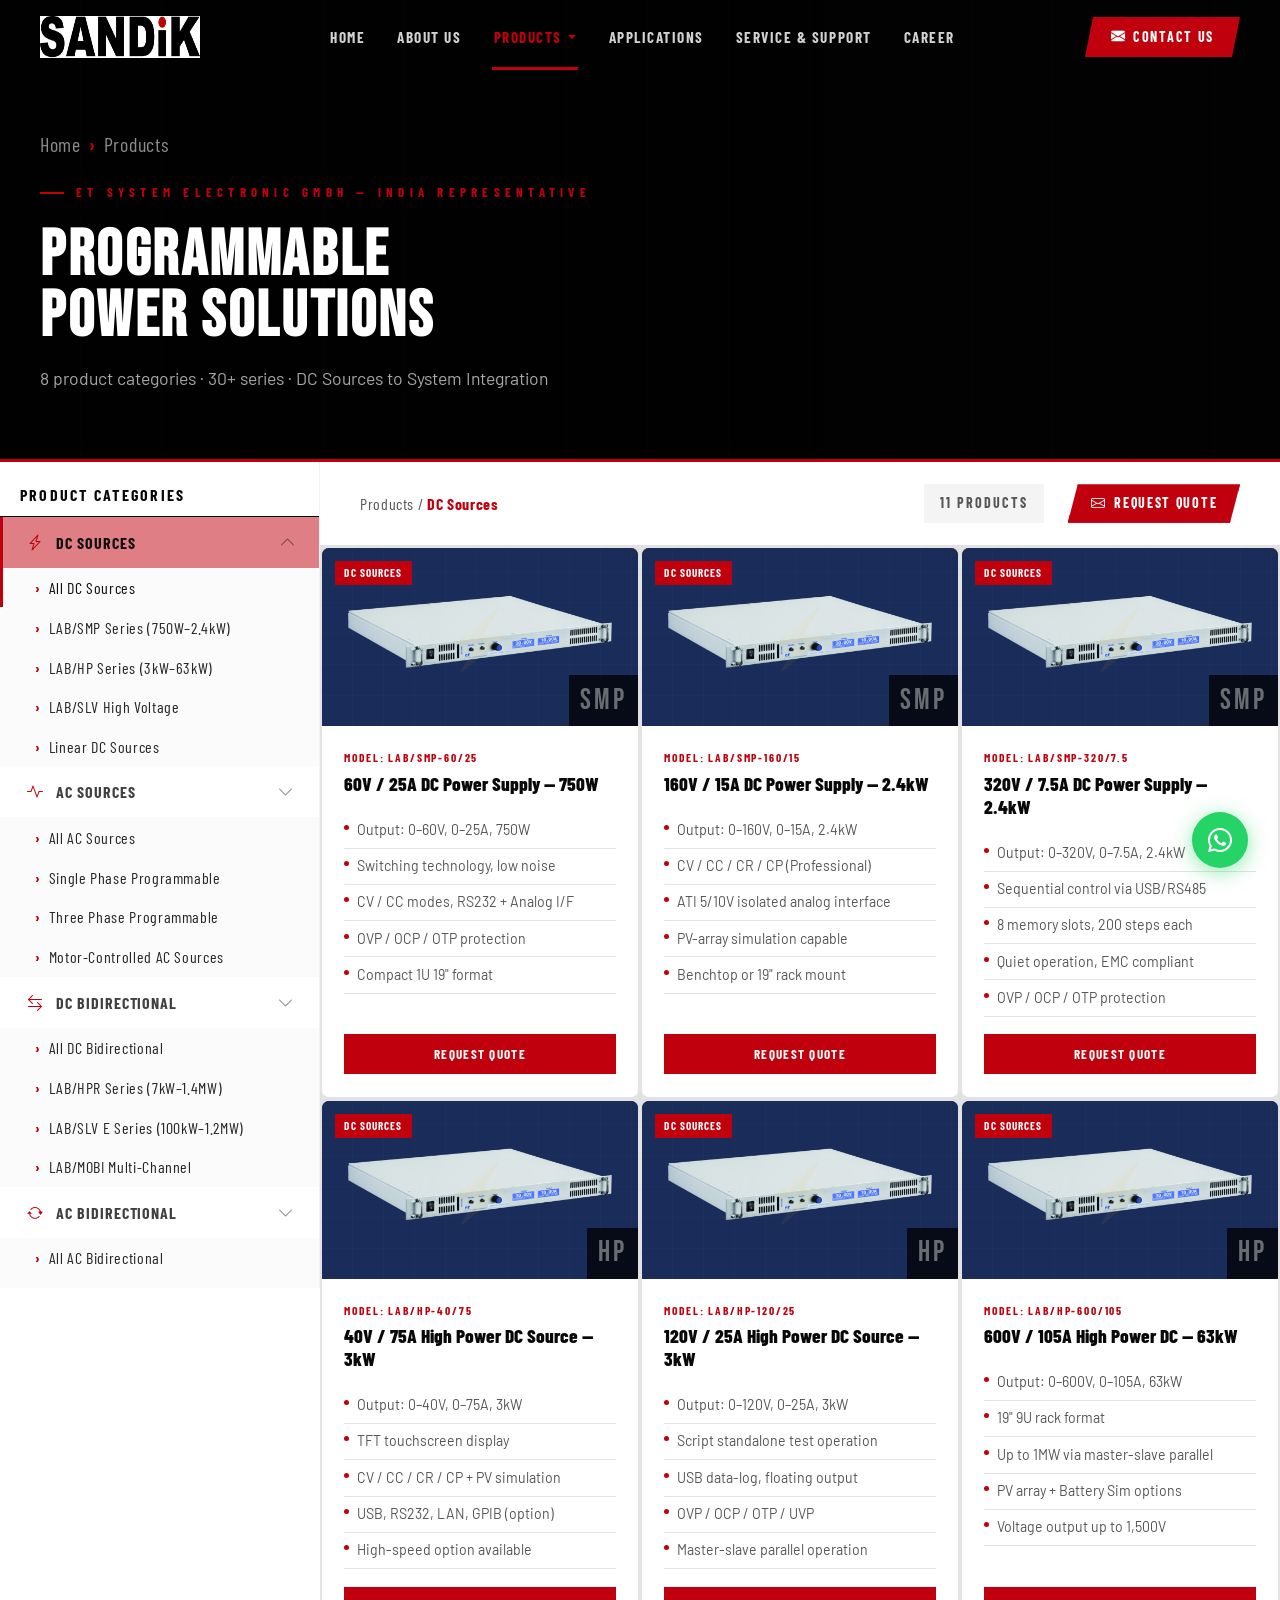
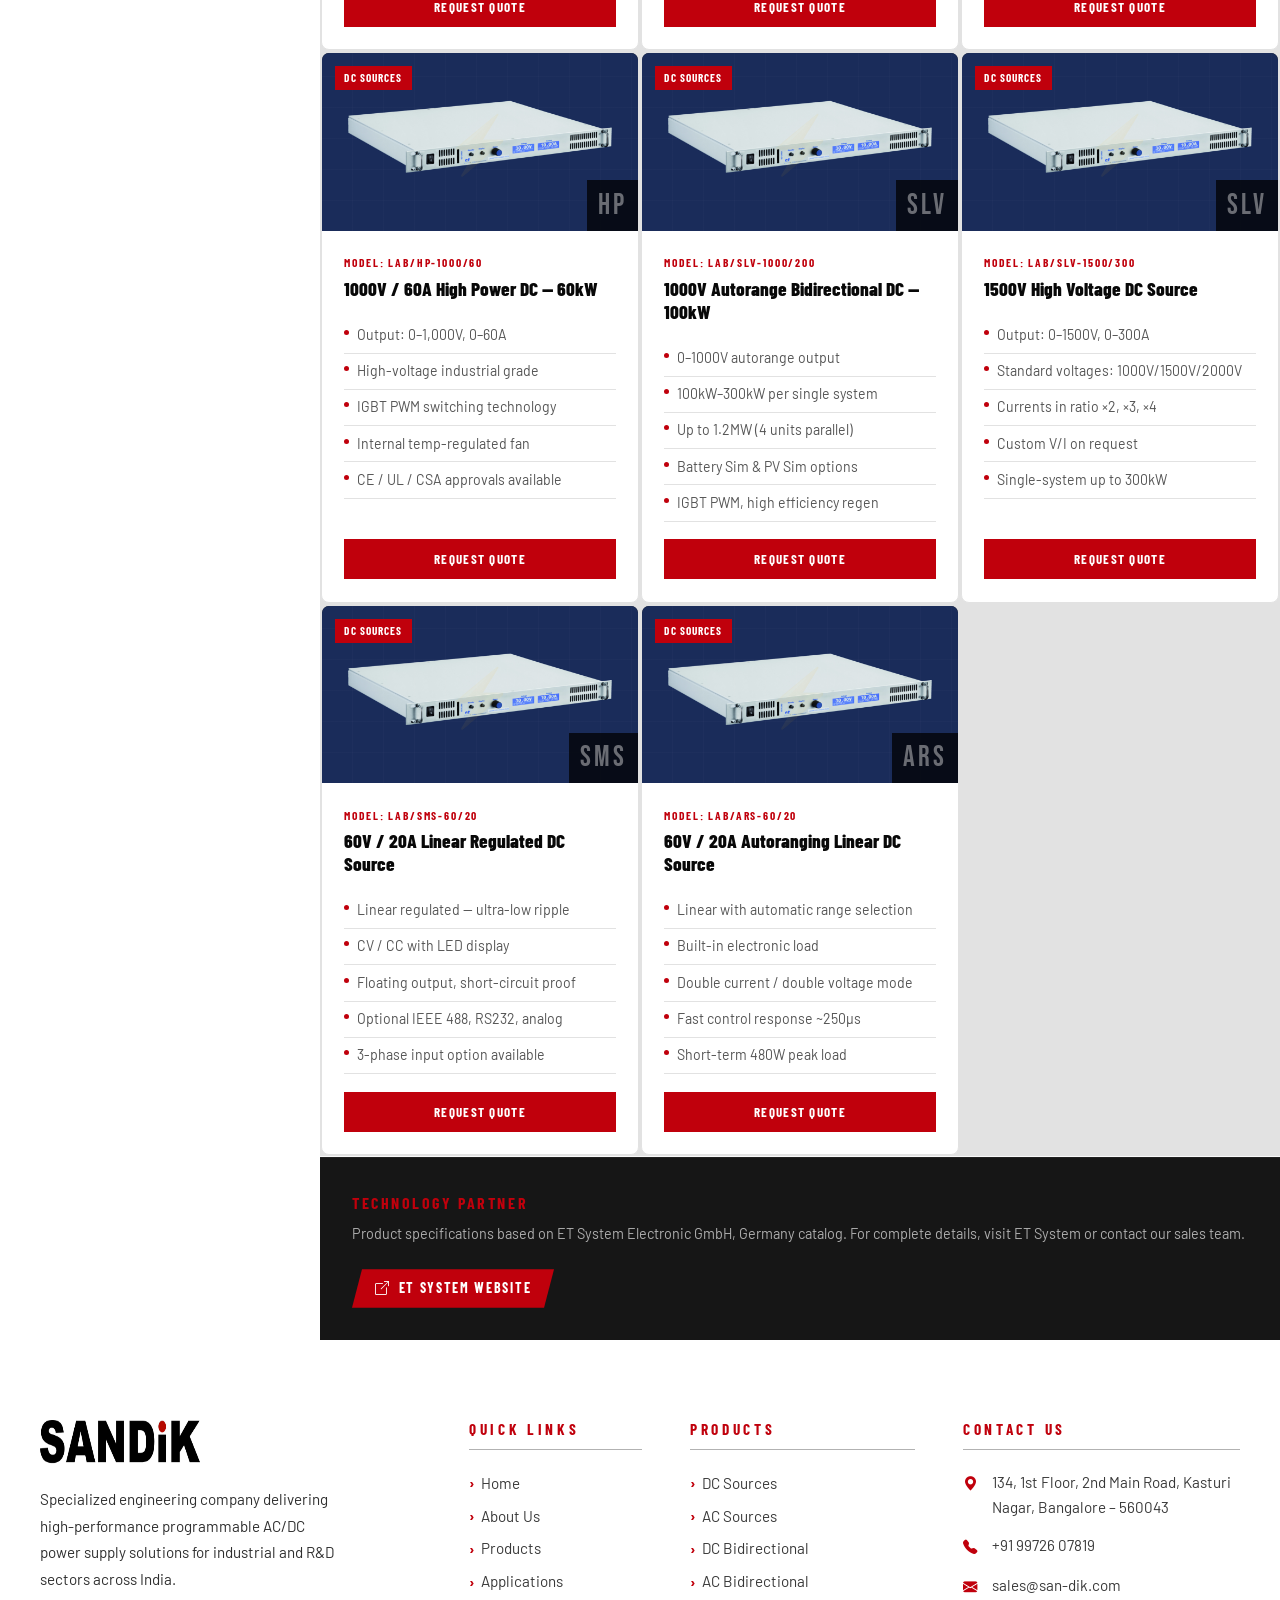
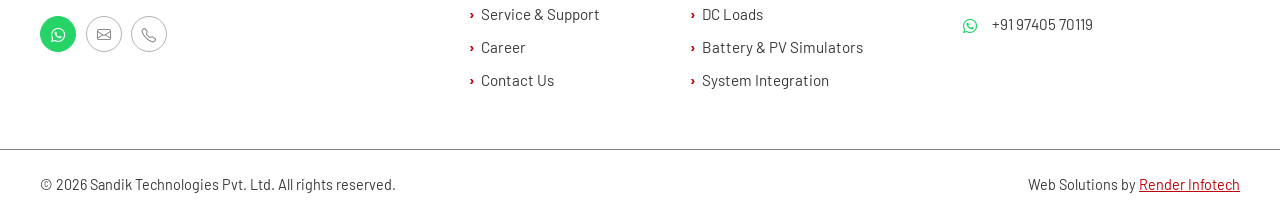
<file: html/products.html>
<!doctype html>
<html lang="en">
  <head>
    <meta charset="UTF-8" />
    <meta name="viewport" content="width=device-width, initial-scale=1.0" />
    <meta
      name="description"
      content="Sandik Technologies Products — Programmable DC Sources, AC Sources, Bidirectional units, Electronic Loads, Battery Simulators and System Solutions."
    />
    <title>Products | Sandik Technologies Pvt. Ltd.</title>
    <link rel="icon" href="../assets/images/favicon-logo.jpg" />
    <link rel="preconnect" href="https://fonts.googleapis.com" />
    <link
      href="https://fonts.googleapis.com/css2?family=Bebas+Neue&family=Barlow+Condensed:wght@300;400;600;700;800&family=Barlow:wght@300;400;500;600&display=swap"
      rel="stylesheet"
    />
    <link
      rel="stylesheet"
      href="https://cdn.jsdelivr.net/npm/bootstrap-icons@1.11.3/font/bootstrap-icons.css"
    />
    <link rel="stylesheet" href="../css/main.css" />
    <link rel="stylesheet" href="../css/components.css" />
    <link rel="stylesheet" href="../css/animations.css" />
    <link rel="stylesheet" href="../css/responsive.css" />
  </head>
  <body>
    <div class="toast" id="toast" role="alert"></div>

    <!-- HEADER (same as index) -->
    <header id="site-header">
      <div class="header-inner">
        <a href="index.html" class="logo"
          ><img
            src="../assets/images/logo.jpeg"
            alt="Sandik Technologies"
            width="160"
            height="42"
        /></a>
        <nav class="main-nav">
          <div class="nav-item">
            <a href="index.html" class="nav-link">Home</a>
          </div>
          <div class="nav-item">
            <a href="about.html" class="nav-link">About Us</a>
          </div>
          <div class="nav-item">
            <a href="products.html" class="nav-link active"
              >Products <svg viewBox="0 0 10 6"><path d="M1 1l4 4 4-4" /></svg
            ></a>
            <div class="mega-dropdown">
              <div class="mega-col">
                <div class="mega-col-title">DC Power</div>
                <a
                  href="products.html?cat=dc-sources&sub=lab-smp"
                  class="mega-link"
                  ><div>
                    <div class="mega-link-title">DC Sources — LAB/SMP</div>
                    <div class="mega-link-desc">Switching, 750W–2.4kW</div>
                  </div></a
                >
                <a
                  href="products.html?cat=dc-sources&sub=lab-hp"
                  class="mega-link"
                  ><div>
                    <div class="mega-link-title">DC Sources — LAB/HP</div>
                    <div class="mega-link-desc">High Power, 3kW–63kW</div>
                  </div></a
                >
                <a
                  href="products.html?cat=dc-sources&sub=lab-slv"
                  class="mega-link"
                  ><div>
                    <div class="mega-link-title">DC Sources — LAB/SLV</div>
                    <div class="mega-link-desc">High Voltage, up to 2000V</div>
                  </div></a
                >
                <a
                  href="products.html?cat=dc-sources&sub=lab-linear"
                  class="mega-link"
                  ><div>
                    <div class="mega-link-title">Linear DC Sources</div>
                    <div class="mega-link-desc">
                      Ultra-low ripple, regulated
                    </div>
                  </div></a
                >
              </div>
              <div class="mega-col">
                <div class="mega-col-title">AC Power</div>
                <a href="products.html?cat=ac-sources&sub=1ph" class="mega-link"
                  ><div>
                    <div class="mega-link-title">AC Sources — Single Phase</div>
                    <div class="mega-link-desc">Programmable, 45Hz–1000Hz</div>
                  </div></a
                >
                <a href="products.html?cat=ac-sources&sub=3ph" class="mega-link"
                  ><div>
                    <div class="mega-link-title">AC Sources — Three Phase</div>
                    <div class="mega-link-desc">Up to 2000kVA</div>
                  </div></a
                >
                <a
                  href="products.html?cat=dc-bidir&sub=lab-hpr"
                  class="mega-link"
                  ><div>
                    <div class="mega-link-title">
                      DC Bidirectional — LAB/HPR
                    </div>
                    <div class="mega-link-desc">Regenerative, 7kW–1.4MW</div>
                  </div></a
                >
                <a href="products.html?cat=ac-bidir" class="mega-link"
                  ><div>
                    <div class="mega-link-title">AC Bidirectional</div>
                    <div class="mega-link-desc">Single &amp; Three Phase</div>
                  </div></a
                >
              </div>
              <div class="mega-col">
                <div class="mega-col-title">Loads &amp; Simulators</div>
                <a
                  href="products.html?cat=dc-loads&sub=elp-dcw"
                  class="mega-link"
                  ><div>
                    <div class="mega-link-title">DC Loads — ELP/DCW</div>
                    <div class="mega-link-desc">High Speed, µs transients</div>
                  </div></a
                >
                <a href="products.html?cat=dc-loads&sub=nxi" class="mega-link"
                  ><div>
                    <div class="mega-link-title">
                      DC Loads — NXI Multi-Channel
                    </div>
                    <div class="mega-link-desc">Up to 16 channels</div>
                  </div></a
                >
                <a
                  href="products.html?cat=battery-pv-sim&sub=bat-sim"
                  class="mega-link"
                  ><div>
                    <div class="mega-link-title">Battery Simulators</div>
                    <div class="mega-link-desc">Li-Ion, LFP, NMC, CAN BMS</div>
                  </div></a
                >
                <a href="products.html?cat=system-solutions" class="mega-link"
                  ><div>
                    <div class="mega-link-title">System Integration</div>
                    <div class="mega-link-desc">Turnkey, HIL, Battery Test</div>
                  </div></a
                >
              </div>
            </div>
          </div>
          <div class="nav-item">
            <a href="applications.html" class="nav-link">Applications</a>
          </div>
          <div class="nav-item">
            <a href="service-support.html" class="nav-link"
              >Service &amp; Support</a
            >
          </div>
          <div class="nav-item">
            <a href="career.html" class="nav-link">Career</a>
          </div>
        </nav>
        <a href="contact.html" class="header-cta"
          ><i class="bi bi-envelope-fill"></i> Contact Us</a
        >
        <button class="hamburger" id="hamburger" aria-expanded="false">
          <span></span><span></span><span></span>
        </button>
      </div>
      <nav class="mobile-menu" id="mobileMenu">
        <a href="index.html" class="mob-link">Home</a>
        <a href="about.html" class="mob-link">About Us</a>
        <a href="products.html" class="mob-link">Products</a>
        <a href="products.html?cat=dc-sources" class="mob-sub">→ DC Sources</a>
        <a href="products.html?cat=ac-sources" class="mob-sub">→ AC Sources</a>
        <a href="products.html?cat=dc-bidir" class="mob-sub"
          >→ DC Bidirectional</a
        >
        <a href="products.html?cat=dc-loads" class="mob-sub"
          >→ DC Electronic Loads</a
        >
        <a href="products.html?cat=battery-pv-sim" class="mob-sub"
          >→ Battery &amp; PV Simulators</a
        >
        <a href="products.html?cat=system-solutions" class="mob-sub"
          >→ System Solutions</a
        >
        <a href="applications.html" class="mob-link">Applications</a>
        <a href="service-support.html" class="mob-link"
          >Service &amp; Support</a
        >
        <a href="career.html" class="mob-link">Career</a>
        <a href="contact.html" class="mob-link">Contact Us</a>
      </nav>
    </header>

    <!-- PAGE HERO -->
    <div class="page-hero">
      <div class="container phero-inner">
        <nav class="breadcrumb" aria-label="Breadcrumb">
          <a
            href="index.html"
            style="font-size: 20px; color: rgba(255, 255, 255, 0.55)"
            >Home</a
          >
          <span style="font-size: 20px" class="breadcrumb-sep">›</span>
          <span style="font-size: 20px; color: rgba(255, 255, 255, 0.55)"
            >Products</span
          >
        </nav>
        <div class="page-hero-eyebrow">
          ET System Electronic GmbH — India Representative
        </div>
        <h1>Programmable<br />Power Solutions</h1>
        <p>
          8 product categories · 30+ series · DC Sources to System Integration
        </p>
      </div>
    </div>

    <!-- PRODUCTS LAYOUT -->
    <div class="products-layout">
      <!-- Sidebar -->
      <div class="products-sidebar" id="productsSidebar">
        <!-- Built by products.js -->
      </div>

      <!-- Main area -->
      <div class="products-main">
        <!-- Topbar -->
        <div class="products-topbar">
          <div class="products-breadcrumb" id="productsBreadcrumb">
            Products / <span>DC Sources</span>
          </div>
          <div class="flex gap-3 flex-wrap" style="align-items: center">
            <div class="products-count" id="productsCount">0 Products</div>
            <a href="contact.html" class="btn btn-red btn-sm"
              ><i class="bi bi-envelope"></i> Request Quote</a
            >
          </div>
        </div>

        <!-- Grid -->
        <div class="products-grid" id="productsGrid"></div>

        <!-- No products message -->
        <div class="no-products-msg" id="noProductsMsg" style="display: none">
          <i class="bi bi-search"></i>
          No products found. Please select a subcategory or
          <a href="contact.html" style="color: var(--red)">contact us</a> for
          custom requirements.
        </div>

        <!-- Footer note -->
        <div
          style="
            padding: 2rem;
            background: var(--dark-2);
            border-top: 1px solid rgba(255, 255, 255, 0.05);
            margin-top: 1px;
          "
        >
          <div class="flex flex-between flex-wrap gap-3">
            <div>
              <div
                style="
                  font-family: var(--font-heading);
                  font-weight: 700;
                  font-size: 1rem;
                  letter-spacing: 0.16em;
                  text-transform: uppercase;
                  color: var(--red);
                  margin-bottom: 0.4rem;
                "
              >
                Technology Partner
              </div>
              <p
                style="
                  color: rgba(255, 255, 255, 0.65);
                  font-size: 0.9rem;
                  margin: 0;
                "
              >
                Product specifications based on ET System Electronic GmbH,
                Germany catalog. For complete details, visit ET System or
                contact our sales team.
              </p>
            </div>
            <a
              href="https://www.et-system.de/en/"
              target="_blank"
              rel="noopener"
              class="btn btn-red btn-sm"
              style="white-space: nowrap; align-self: center"
              ><i class="bi bi-box-arrow-up-right"></i> ET System Website</a
            >
          </div>
        </div>
      </div>
    </div>

    <!-- FOOTER -->
    <footer class="site-footer">
      <div class="footer-main">
        <div class="container">
          <div class="footer-grid">
            <div>
              <div class="footer-brand">
                <img
                  src="../assets/images/logo.jpeg"
                  alt="Sandik Technologies"
                  width="160"
                  height="44"
                />
              </div>
              <p class="footer-tagline">
                Specialized engineering company delivering high-performance
                programmable AC/DC power supply solutions for industrial and R&D
                sectors across India.
              </p>
              <div class="footer-socials">
                <a
                  href="https://wa.me/919740570119"
                  target="_blank"
                  class="social-btn"
                  style="
                    background: #25d366;
                    border-color: #25d366;
                    color: white;
                  "
                  ><i class="bi bi-whatsapp"></i
                ></a>
                <a href="mailto:sales@san-dik.com" class="social-btn"
                  ><i class="bi bi-envelope"></i
                ></a>
                <a href="tel:+919972607819" class="social-btn"
                  ><i class="bi bi-telephone"></i
                ></a>
              </div>
            </div>
            <div>
              <div class="footer-heading">Quick Links</div>
              <nav class="footer-links">
                <a href="index.html" class="footer-link">Home</a>
                <a href="about.html" class="footer-link">About Us</a>
                <a href="products.html" class="footer-link">Products</a>
                <a href="applications.html" class="footer-link">Applications</a>
                <a href="service-support.html" class="footer-link"
                  >Service &amp; Support</a
                >
                <a href="career.html" class="footer-link">Career</a>
                <a href="contact.html" class="footer-link">Contact Us</a>
              </nav>
            </div>
            <div>
              <div class="footer-heading">Products</div>
              <nav class="footer-links">
                <a href="products.html?cat=dc-sources" class="footer-link"
                  >DC Sources</a
                >
                <a href="products.html?cat=ac-sources" class="footer-link"
                  >AC Sources</a
                >
                <a href="products.html?cat=dc-bidir" class="footer-link"
                  >DC Bidirectional</a
                >
                <a href="products.html?cat=ac-bidir" class="footer-link"
                  >AC Bidirectional</a
                >
                <a href="products.html?cat=dc-loads" class="footer-link"
                  >DC Loads</a
                >
                <a href="products.html?cat=battery-pv-sim" class="footer-link"
                  >Battery &amp; PV Simulators</a
                >
                <a href="products.html?cat=system-solutions" class="footer-link"
                  >System Integration</a
                >
              </nav>
            </div>
            <div>
              <div class="footer-heading">Contact Us</div>
              <div class="footer-contact-item">
                <i class="bi bi-geo-alt-fill"></i
                ><span
                  >134, 1st Floor, 2nd Main Road, Kasturi Nagar, Bangalore –
                  560043</span
                >
              </div>
              <div class="footer-contact-item">
                <i class="bi bi-telephone-fill"></i
                ><a href="tel:+919972607819">+91 99726 07819</a>
              </div>
              <div class="footer-contact-item">
                <i class="bi bi-envelope-fill"></i
                ><a href="mailto:sales@san-dik.com">sales@san-dik.com</a>
              </div>
              <div class="footer-contact-item">
                <i class="bi bi-whatsapp" style="color: #25d366"></i
                ><a href="https://wa.me/919740570119" target="_blank"
                  >+91 97405 70119</a
                >
              </div>
            </div>
          </div>
        </div>
      </div>
      <div class="footer-bottom">
        <div class="container flex flex-between flex-wrap gap-2">
          <span
            >&copy; <span class="current-year"></span> Sandik Technologies Pvt.
            Ltd. All rights reserved.</span
          >
          <!-- <span
            >In technical collaboration with
            <a href="https://www.et-system.de/en/" target="_blank"
              >ET System Electronic GmbH, Germany</a
            ></span
          > -->
          <span
            >Web Solutions by
            <a href="" target="_blank" rel="noopener">Render Infotech</a></span
          >
        </div>
      </div>
    </footer>

    <a href="https://wa.me/919740570119" target="_blank" class="wa-fab"
      ><i class="bi bi-whatsapp"></i
    ></a>
    <button class="scroll-top" id="scrollTopBtn">
      <i class="bi bi-arrow-up"></i>
    </button>

    <script src="../js/main.js"></script>
    <script src="../js/products.js"></script>
  </body>
</html>
</file>
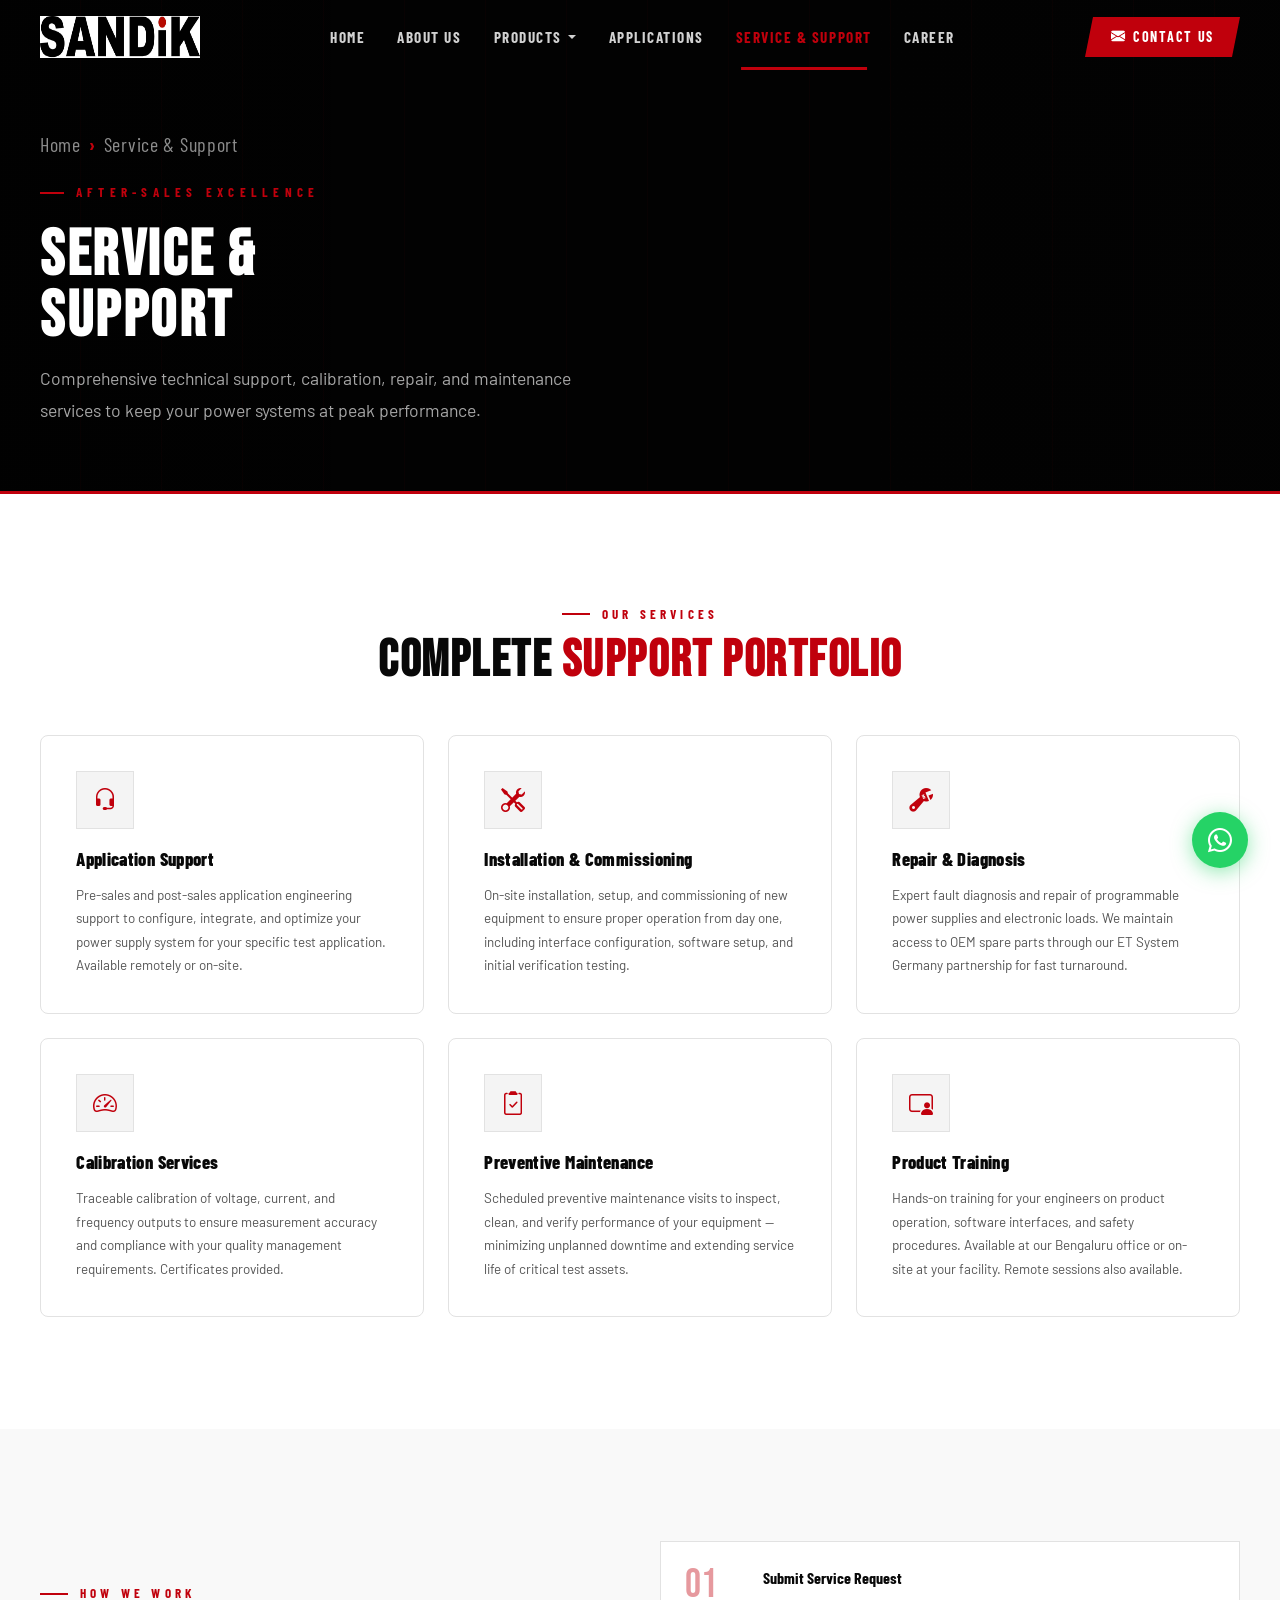
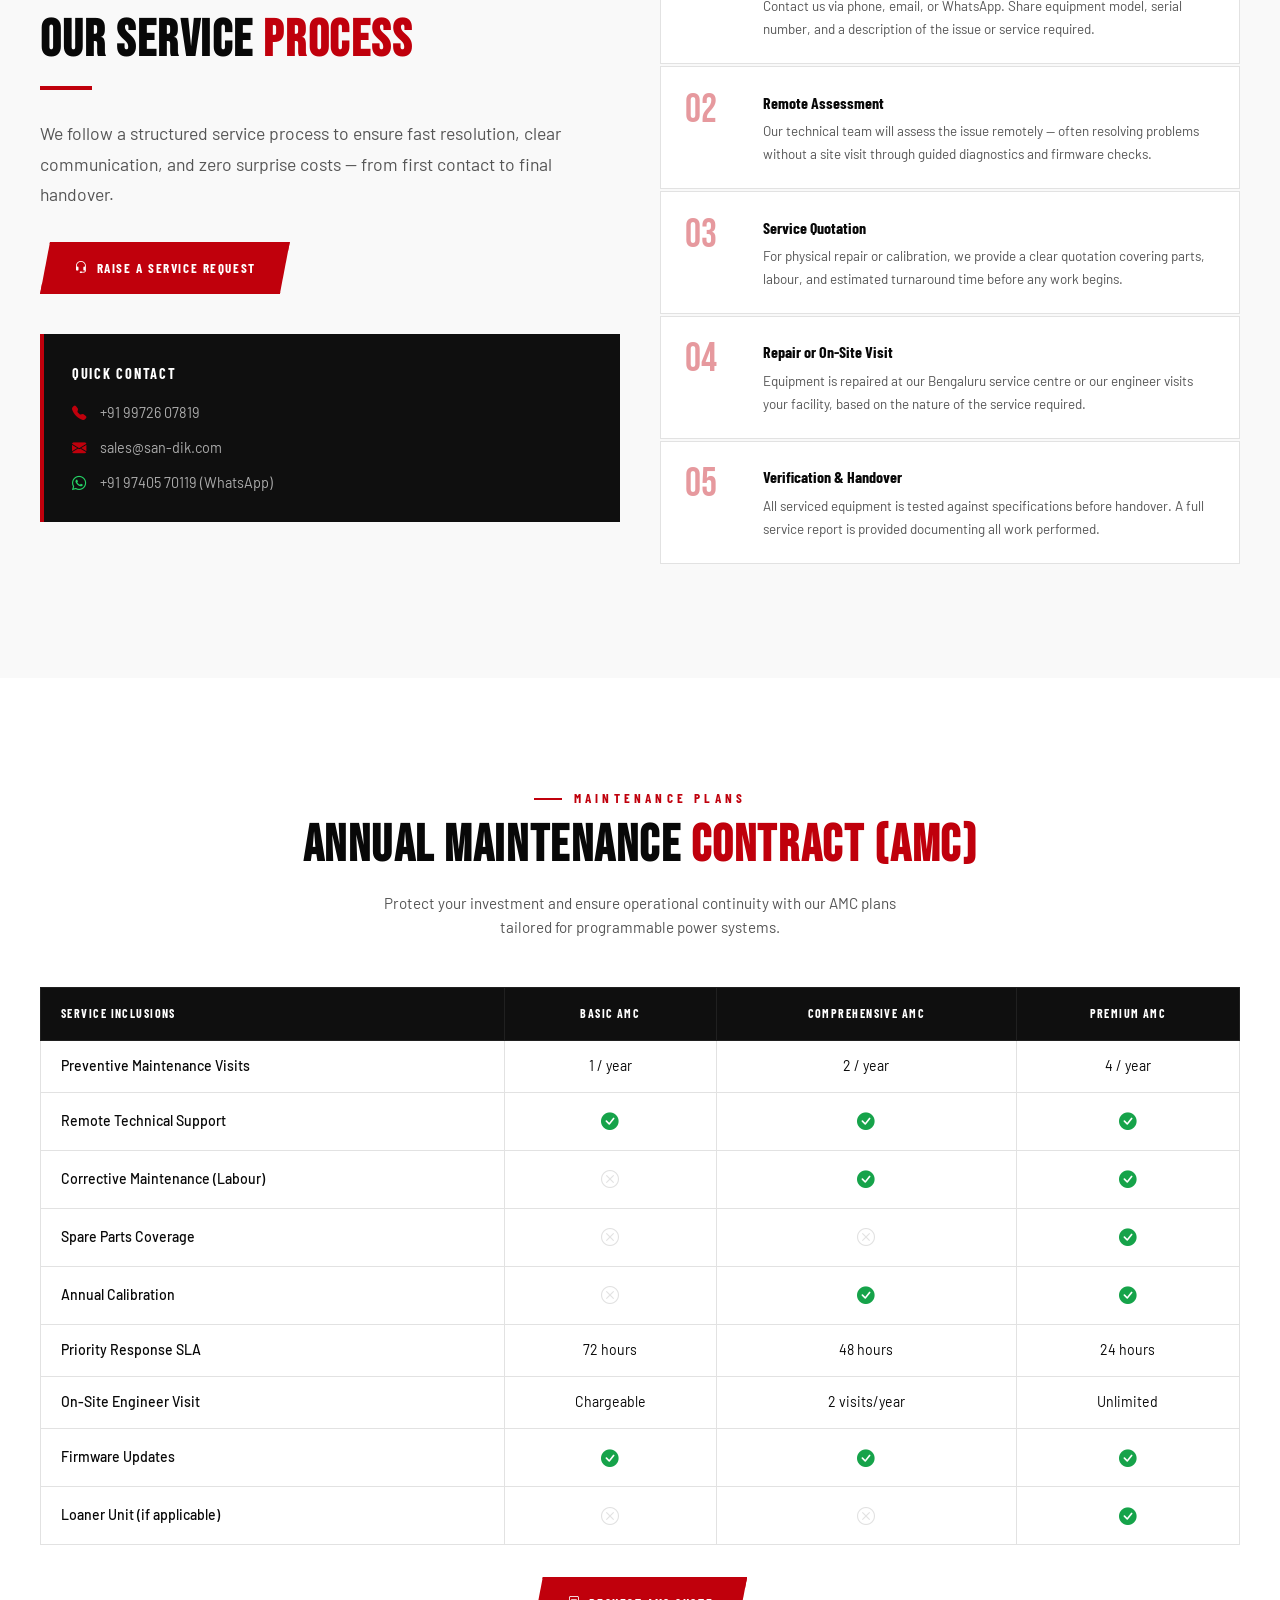
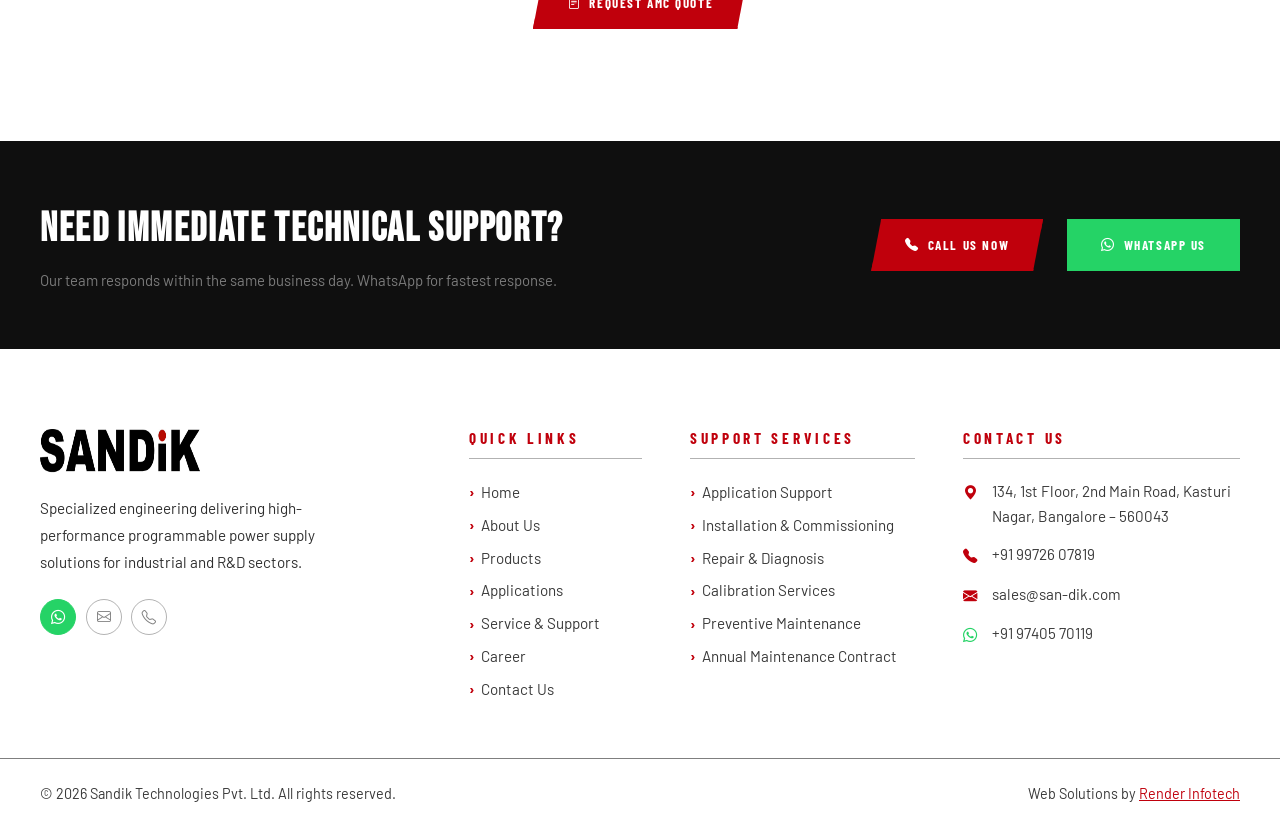
<file: html/service-support.html>
<!doctype html>
<html lang="en">
  <head>
    <meta charset="UTF-8" />
    <meta name="viewport" content="width=device-width, initial-scale=1.0" />
    <meta
      name="description"
      content="Service & Support — Sandik Technologies offers comprehensive after-sales service, calibration, repair, and AMC for programmable power supplies."
    />
    <title>Service &amp; Support | Sandik Technologies Pvt. Ltd.</title>
    <link rel="icon" href="../assets/images/favicon-logo.jpg" />
    <link rel="preconnect" href="https://fonts.googleapis.com" />
    <link
      href="https://fonts.googleapis.com/css2?family=Bebas+Neue&family=Barlow+Condensed:wght@300;400;600;700;800&family=Barlow:wght@300;400;500;600&display=swap"
      rel="stylesheet"
    />
    <link
      rel="stylesheet"
      href="https://cdn.jsdelivr.net/npm/bootstrap-icons@1.11.3/font/bootstrap-icons.css"
    />
    <link rel="stylesheet" href="../css/main.css" />
    <link rel="stylesheet" href="../css/components.css" />
    <link rel="stylesheet" href="../css/animations.css" />
    <link rel="stylesheet" href="../css/responsive.css" />
  </head>
  <body>
    <div class="toast" id="toast"></div>

    <!-- HEADER -->
    <header id="site-header">
      <div class="header-inner">
        <a href="index.html" class="logo"
          ><img
            src="../assets/images/logo.jpeg"
            alt="Sandik Technologies"
            width="160"
            height="42"
        /></a>
        <nav class="main-nav">
          <div class="nav-item">
            <a href="index.html" class="nav-link">Home</a>
          </div>
          <div class="nav-item">
            <a href="about.html" class="nav-link">About Us</a>
          </div>
          <div class="nav-item">
            <a href="products.html" class="nav-link"
              >Products <svg viewBox="0 0 10 6"><path d="M1 1l4 4 4-4" /></svg
            ></a>
            <div class="mega-dropdown">
              <div class="mega-col">
                <div class="mega-col-title">DC Power</div>
                <a
                  href="products.html?cat=dc-sources&sub=lab-smp"
                  class="mega-link"
                >
                  <div>
                    <div class="mega-link-title">DC Sources — LAB/SMP</div>
                    <div class="mega-link-desc">Switching, 750W–2.4kW</div>
                  </div>
                </a>
                <a
                  href="products.html?cat=dc-sources&sub=lab-hp"
                  class="mega-link"
                >
                  <div>
                    <div class="mega-link-title">DC Sources — LAB/HP</div>
                    <div class="mega-link-desc">High Power, 3kW–63kW</div>
                  </div>
                </a>
                <a
                  href="products.html?cat=dc-sources&sub=lab-slv"
                  class="mega-link"
                >
                  <div>
                    <div class="mega-link-title">DC Sources — LAB/SLV</div>
                    <div class="mega-link-desc">High Voltage, up to 2000V</div>
                  </div>
                </a>
                <a
                  href="products.html?cat=dc-sources&sub=lab-linear"
                  class="mega-link"
                >
                  <div>
                    <div class="mega-link-title">Linear DC Sources</div>
                    <div class="mega-link-desc">
                      Ultra-low ripple, regulated
                    </div>
                  </div>
                </a>
              </div>
              <div class="mega-col">
                <div class="mega-col-title">AC Power</div>
                <a
                  href="products.html?cat=ac-sources&sub=1ph"
                  class="mega-link"
                >
                  <div>
                    <div class="mega-link-title">AC Sources — Single Phase</div>
                    <div class="mega-link-desc">Programmable, 45Hz–1000Hz</div>
                  </div>
                </a>
                <a
                  href="products.html?cat=ac-sources&sub=3ph"
                  class="mega-link"
                >
                  <div>
                    <div class="mega-link-title">AC Sources — Three Phase</div>
                    <div class="mega-link-desc">
                      Up to 2000kVA, worldwide grids
                    </div>
                  </div>
                </a>
                <a
                  href="products.html?cat=dc-bidir&sub=lab-hpr"
                  class="mega-link"
                >
                  <div>
                    <div class="mega-link-title">
                      DC Bidirectional — LAB/HPR
                    </div>
                    <div class="mega-link-desc">Regenerative, 7kW–1.4MW</div>
                  </div>
                </a>
                <a href="products.html?cat=ac-bidir" class="mega-link">
                  <div>
                    <div class="mega-link-title">AC Bidirectional</div>
                    <div class="mega-link-desc">Single & Three Phase</div>
                  </div>
                </a>
              </div>
              <div class="mega-col">
                <div class="mega-col-title">Loads & Simulators</div>
                <a
                  href="products.html?cat=dc-loads&sub=elp-dcw"
                  class="mega-link"
                >
                  <div>
                    <div class="mega-link-title">DC Loads — ELP/DCW</div>
                    <div class="mega-link-desc">High Speed, µs transients</div>
                  </div>
                </a>
                <a href="products.html?cat=dc-loads&sub=nxi" class="mega-link">
                  <div>
                    <div class="mega-link-title">
                      DC Loads — NXI Multi-Channel
                    </div>
                    <div class="mega-link-desc">Up to 16 channels per unit</div>
                  </div>
                </a>
                <a
                  href="products.html?cat=battery-pv-sim&sub=bat-sim"
                  class="mega-link"
                >
                  <div>
                    <div class="mega-link-title">Battery Simulators</div>
                    <div class="mega-link-desc">Li-Ion, LFP, NMC, CAN BMS</div>
                  </div>
                </a>
                <a href="products.html?cat=system-solutions" class="mega-link">
                  <div>
                    <div class="mega-link-title">System Integration</div>
                    <div class="mega-link-desc">Turnkey, HIL, Battery Test</div>
                  </div>
                </a>
              </div>
            </div>
          </div>
          <div class="nav-item">
            <a href="applications.html" class="nav-link">Applications</a>
          </div>
          <div class="nav-item">
            <a href="service-support.html" class="nav-link active"
              >Service &amp; Support</a
            >
          </div>
          <div class="nav-item">
            <a href="career.html" class="nav-link">Career</a>
          </div>
        </nav>
        <a href="contact.html" class="header-cta"
          ><i class="bi bi-envelope-fill"></i> Contact Us</a
        >
        <button class="hamburger" id="hamburger" aria-expanded="false">
          <span></span><span></span><span></span>
        </button>
      </div>
      <nav class="mobile-menu" id="mobileMenu">
        <a href="index.html" class="mob-link">Home</a>
        <a href="about.html" class="mob-link">About Us</a>
        <a href="products.html" class="mob-link">Products</a>
        <a href="applications.html" class="mob-link">Applications</a>
        <a href="service-support.html" class="mob-link"
          >Service &amp; Support</a
        >
        <a href="career.html" class="mob-link">Career</a>
        <a href="contact.html" class="mob-link">Contact Us</a>
      </nav>
    </header>

    <!-- PAGE HERO -->
    <div class="page-hero">
      <div class="container">
        <nav class="breadcrumb">
          <a
            href="index.html"
            style="font-size: 20px; color: rgba(255, 255, 255, 0.55)"
            >Home</a
          ><span style="font-size: 20px" class="breadcrumb-sep">›</span
          ><span style="font-size: 20px; color: rgba(255, 255, 255, 0.55)"
            >Service &amp; Support</span
          >
        </nav>
        <div class="page-hero-eyebrow">After-Sales Excellence</div>
        <h1>Service &amp;<br />Support</h1>
        <p>
          Comprehensive technical support, calibration, repair, and maintenance
          services to keep your power systems at peak performance.
        </p>
      </div>
    </div>

    <!-- SERVICE CARDS -->
    <section class="section">
      <div class="container">
        <div class="text-center mb-5 reveal">
          <div class="section-label" style="justify-content: center">
            Our Services
          </div>
          <h2 class="section-title">Complete <span>Support Portfolio</span></h2>
        </div>
        <div class="service-cards-grid">
          <div class="service-card reveal delay-100">
            <div class="service-icon"><i class="bi bi-headset"></i></div>
            <h4>Application Support</h4>
            <p>
              Pre-sales and post-sales application engineering support to
              configure, integrate, and optimize your power supply system for
              your specific test application. Available remotely or on-site.
            </p>
          </div>
          <div class="service-card reveal delay-200">
            <div class="service-icon"><i class="bi bi-tools"></i></div>
            <h4>Installation &amp; Commissioning</h4>
            <p>
              On-site installation, setup, and commissioning of new equipment to
              ensure proper operation from day one, including interface
              configuration, software setup, and initial verification testing.
            </p>
          </div>
          <div class="service-card reveal delay-300">
            <div class="service-icon">
              <i class="bi bi-wrench-adjustable"></i>
            </div>
            <h4>Repair &amp; Diagnosis</h4>
            <p>
              Expert fault diagnosis and repair of programmable power supplies
              and electronic loads. We maintain access to OEM spare parts
              through our ET System Germany partnership for fast turnaround.
            </p>
          </div>
          <div class="service-card reveal delay-100">
            <div class="service-icon"><i class="bi bi-speedometer2"></i></div>
            <h4>Calibration Services</h4>
            <p>
              Traceable calibration of voltage, current, and frequency outputs
              to ensure measurement accuracy and compliance with your quality
              management requirements. Certificates provided.
            </p>
          </div>
          <div class="service-card reveal delay-200">
            <div class="service-icon">
              <i class="bi bi-clipboard2-check"></i>
            </div>
            <h4>Preventive Maintenance</h4>
            <p>
              Scheduled preventive maintenance visits to inspect, clean, and
              verify performance of your equipment — minimizing unplanned
              downtime and extending service life of critical test assets.
            </p>
          </div>
          <div class="service-card reveal delay-300">
            <div class="service-icon"><i class="bi bi-person-video3"></i></div>
            <h4>Product Training</h4>
            <p>
              Hands-on training for your engineers on product operation,
              software interfaces, and safety procedures. Available at our
              Bengaluru office or on-site at your facility. Remote sessions also
              available.
            </p>
          </div>
        </div>
      </div>
    </section>

    <!-- PROCESS + STEPS -->
    <section class="section section-alt">
      <div class="container">
        <div class="grid-2">
          <div class="reveal reveal-left">
            <div class="section-label">How We Work</div>
            <h2 class="section-title">Our Service <span>Process</span></h2>
            <div class="red-rule"></div>
            <p class="section-body mb-4">
              We follow a structured service process to ensure fast resolution,
              clear communication, and zero surprise costs — from first contact
              to final handover.
            </p>
            <a href="contact.html" class="btn btn-red"
              ><i class="bi bi-headset"></i> Raise a Service Request</a
            >

            <!-- Quick contact info -->
            <div
              style="
                margin-top: 2.5rem;
                padding: 1.75rem;
                background: var(--dark-1);
                border-left: 4px solid var(--red);
              "
            >
              <div
                style="
                  font-family: var(--font-heading);
                  font-weight: 700;
                  font-size: 0.9rem;
                  letter-spacing: 0.12em;
                  text-transform: uppercase;
                  color: var(--white);
                  margin-bottom: 1rem;
                "
              >
                Quick Contact
              </div>
              <div style="display: flex; flex-direction: column; gap: 0.75rem">
                <a
                  href="tel:+919972607819"
                  style="
                    display: flex;
                    align-items: center;
                    gap: 0.85rem;
                    color: rgba(255, 255, 255, 0.65);
                    text-decoration: none;
                    font-size: 0.9rem;
                  "
                  ><i class="bi bi-telephone-fill" style="color: var(--red)"></i
                  >+91 99726 07819</a
                >
                <a
                  href="mailto:sales@san-dik.com"
                  style="
                    display: flex;
                    align-items: center;
                    gap: 0.85rem;
                    color: rgba(255, 255, 255, 0.65);
                    text-decoration: none;
                    font-size: 0.9rem;
                  "
                  ><i class="bi bi-envelope-fill" style="color: var(--red)"></i
                  >sales@san-dik.com</a
                >
                <a
                  href="https://wa.me/919740570119"
                  target="_blank"
                  style="
                    display: flex;
                    align-items: center;
                    gap: 0.85rem;
                    color: rgba(255, 255, 255, 0.65);
                    text-decoration: none;
                    font-size: 0.9rem;
                  "
                  ><i class="bi bi-whatsapp" style="color: #25d366"></i>+91
                  97405 70119 (WhatsApp)</a
                >
              </div>
            </div>
          </div>
          <div class="reveal reveal-right">
            <div class="process-step">
              <div class="process-step-num">01</div>
              <div>
                <div class="process-step-title">Submit Service Request</div>
                <p class="process-step-desc">
                  Contact us via phone, email, or WhatsApp. Share equipment
                  model, serial number, and a description of the issue or
                  service required.
                </p>
              </div>
            </div>
            <div class="process-step">
              <div class="process-step-num">02</div>
              <div>
                <div class="process-step-title">Remote Assessment</div>
                <p class="process-step-desc">
                  Our technical team will assess the issue remotely — often
                  resolving problems without a site visit through guided
                  diagnostics and firmware checks.
                </p>
              </div>
            </div>
            <div class="process-step">
              <div class="process-step-num">03</div>
              <div>
                <div class="process-step-title">Service Quotation</div>
                <p class="process-step-desc">
                  For physical repair or calibration, we provide a clear
                  quotation covering parts, labour, and estimated turnaround
                  time before any work begins.
                </p>
              </div>
            </div>
            <div class="process-step">
              <div class="process-step-num">04</div>
              <div>
                <div class="process-step-title">Repair or On-Site Visit</div>
                <p class="process-step-desc">
                  Equipment is repaired at our Bengaluru service centre or our
                  engineer visits your facility, based on the nature of the
                  service required.
                </p>
              </div>
            </div>
            <div class="process-step">
              <div class="process-step-num">05</div>
              <div>
                <div class="process-step-title">
                  Verification &amp; Handover
                </div>
                <p class="process-step-desc">
                  All serviced equipment is tested against specifications before
                  handover. A full service report is provided documenting all
                  work performed.
                </p>
              </div>
            </div>
          </div>
        </div>
      </div>
    </section>

    <!-- AMC TABLE -->
    <section class="section">
      <div class="container">
        <div class="text-center mb-5 reveal">
          <div class="section-label" style="justify-content: center">
            Maintenance Plans
          </div>
          <h2 class="section-title">
            Annual Maintenance <span>Contract (AMC)</span>
          </h2>
          <p
            style="
              color: var(--mid);
              font-size: 0.95rem;
              max-width: 560px;
              margin: 0 auto;
            "
          >
            Protect your investment and ensure operational continuity with our
            AMC plans tailored for programmable power systems.
          </p>
        </div>
        <div style="overflow-x: auto" class="reveal">
          <table class="amc-table">
            <thead>
              <tr>
                <th style="text-align: left">Service Inclusions</th>
                <th>Basic AMC</th>
                <th>Comprehensive AMC</th>
                <th>Premium AMC</th>
              </tr>
            </thead>
            <tbody>
              <tr>
                <td>Preventive Maintenance Visits</td>
                <td>1 / year</td>
                <td>2 / year</td>
                <td>4 / year</td>
              </tr>
              <tr>
                <td>Remote Technical Support</td>
                <td><i class="bi bi-check-circle-fill check-yes"></i></td>
                <td><i class="bi bi-check-circle-fill check-yes"></i></td>
                <td><i class="bi bi-check-circle-fill check-yes"></i></td>
              </tr>
              <tr>
                <td>Corrective Maintenance (Labour)</td>
                <td><i class="bi bi-x-circle check-no"></i></td>
                <td><i class="bi bi-check-circle-fill check-yes"></i></td>
                <td><i class="bi bi-check-circle-fill check-yes"></i></td>
              </tr>
              <tr>
                <td>Spare Parts Coverage</td>
                <td><i class="bi bi-x-circle check-no"></i></td>
                <td><i class="bi bi-x-circle check-no"></i></td>
                <td><i class="bi bi-check-circle-fill check-yes"></i></td>
              </tr>
              <tr>
                <td>Annual Calibration</td>
                <td><i class="bi bi-x-circle check-no"></i></td>
                <td><i class="bi bi-check-circle-fill check-yes"></i></td>
                <td><i class="bi bi-check-circle-fill check-yes"></i></td>
              </tr>
              <tr>
                <td>Priority Response SLA</td>
                <td>72 hours</td>
                <td>48 hours</td>
                <td>24 hours</td>
              </tr>
              <tr>
                <td>On-Site Engineer Visit</td>
                <td>Chargeable</td>
                <td>2 visits/year</td>
                <td>Unlimited</td>
              </tr>
              <tr>
                <td>Firmware Updates</td>
                <td><i class="bi bi-check-circle-fill check-yes"></i></td>
                <td><i class="bi bi-check-circle-fill check-yes"></i></td>
                <td><i class="bi bi-check-circle-fill check-yes"></i></td>
              </tr>
              <tr>
                <td>Loaner Unit (if applicable)</td>
                <td><i class="bi bi-x-circle check-no"></i></td>
                <td><i class="bi bi-x-circle check-no"></i></td>
                <td><i class="bi bi-check-circle-fill check-yes"></i></td>
              </tr>
            </tbody>
          </table>
        </div>
        <div class="text-center mt-4 reveal">
          <a href="contact.html" class="btn btn-red"
            ><i class="bi bi-file-text"></i> Request AMC Quote</a
          >
        </div>
      </div>
    </section>

    <!-- EMERGENCY SUPPORT CTA -->
    <section style="padding: 3.5rem 0; background: var(--dark-1)">
      <div class="container">
        <div class="flex flex-between flex-wrap gap-4 reveal">
          <div>
            <h3
              style="
                font-family: var(--font-display);
                font-size: 2.5rem;
                color: var(--white);
                letter-spacing: 0.04em;
                margin-bottom: 0.5rem;
              "
            >
              Need Immediate Technical Support?
            </h3>
            <p style="color: rgba(255, 255, 255, 0.45); font-size: 0.93rem">
              Our team responds within the same business day. WhatsApp for
              fastest response.
            </p>
          </div>
          <div class="flex gap-3 flex-wrap" style="align-items: center">
            <a href="tel:+919972607819" class="btn btn-red"
              ><i class="bi bi-telephone-fill"></i> Call Us Now</a
            >
            <a
              href="https://wa.me/919740570119"
              target="_blank"
              class="btn"
              style="
                background: #25d366;
                color: var(--white);
                border-color: #25d366;
                font-family: var(--font-heading);
                font-weight: 700;
                font-size: 0.82rem;
                letter-spacing: 0.12em;
                text-transform: uppercase;
                padding: 0.85rem 2rem;
                display: inline-flex;
                align-items: center;
                gap: 0.5rem;
              "
              ><i class="bi bi-whatsapp"></i> WhatsApp Us</a
            >
          </div>
        </div>
      </div>
    </section>

    <!-- FOOTER -->
    <footer class="site-footer">
      <div class="footer-main">
        <div class="container">
          <div class="footer-grid">
            <div>
              <div class="footer-brand">
                <img
                  src="../assets/images/logo.jpeg"
                  alt="Sandik Technologies"
                  width="160"
                  height="44"
                />
              </div>
              <p class="footer-tagline">
                Specialized engineering delivering high-performance programmable
                power supply solutions for industrial and R&D sectors.
              </p>
              <div class="footer-socials">
                <a
                  href="https://wa.me/919740570119"
                  target="_blank"
                  class="social-btn"
                  style="
                    background: #25d366;
                    border-color: #25d366;
                    color: white;
                  "
                  ><i class="bi bi-whatsapp"></i
                ></a>
                <a href="mailto:sales@san-dik.com" class="social-btn"
                  ><i class="bi bi-envelope"></i
                ></a>
                <a href="tel:+919972607819" class="social-btn"
                  ><i class="bi bi-telephone"></i
                ></a>
              </div>
            </div>
            <div>
              <div class="footer-heading">Quick Links</div>
              <nav class="footer-links">
                <a href="index.html" class="footer-link">Home</a>
                <a href="about.html" class="footer-link">About Us</a>
                <a href="products.html" class="footer-link">Products</a>
                <a href="applications.html" class="footer-link">Applications</a>
                <a href="service-support.html" class="footer-link"
                  >Service &amp; Support</a
                >
                <a href="career.html" class="footer-link">Career</a>
                <a href="contact.html" class="footer-link">Contact Us</a>
              </nav>
            </div>
            <div>
              <div class="footer-heading">Support Services</div>
              <nav class="footer-links">
                <a href="service-support.html" class="footer-link"
                  >Application Support</a
                >
                <a href="service-support.html" class="footer-link"
                  >Installation &amp; Commissioning</a
                >
                <a href="service-support.html" class="footer-link"
                  >Repair &amp; Diagnosis</a
                >
                <a href="service-support.html" class="footer-link"
                  >Calibration Services</a
                >
                <a href="service-support.html" class="footer-link"
                  >Preventive Maintenance</a
                >
                <a href="service-support.html" class="footer-link"
                  >Annual Maintenance Contract</a
                >
              </nav>
            </div>
            <div>
              <div class="footer-heading">Contact Us</div>
              <div class="footer-contact-item">
                <i class="bi bi-geo-alt-fill"></i
                ><span
                  >134, 1st Floor, 2nd Main Road, Kasturi Nagar, Bangalore –
                  560043</span
                >
              </div>
              <div class="footer-contact-item">
                <i class="bi bi-telephone-fill"></i
                ><a href="tel:+919972607819">+91 99726 07819</a>
              </div>
              <div class="footer-contact-item">
                <i class="bi bi-envelope-fill"></i
                ><a href="mailto:sales@san-dik.com">sales@san-dik.com</a>
              </div>
              <div class="footer-contact-item">
                <i class="bi bi-whatsapp" style="color: #25d366"></i
                ><a href="https://wa.me/919740570119" target="_blank"
                  >+91 97405 70119</a
                >
              </div>
            </div>
          </div>
        </div>
      </div>
      <div class="footer-bottom">
        <div class="container flex flex-between flex-wrap gap-2">
          <span
            >&copy; <span class="current-year"></span> Sandik Technologies Pvt.
            Ltd. All rights reserved.</span
          >
          <!-- <span
            >In technical collaboration with
            <a href="https://www.et-system.de/en/" target="_blank"
              >ET System Electronic GmbH, Germany</a
            ></span
          > -->
          <span
            >Web Solutions by
            <a href="" target="_blank" rel="noopener">Render Infotech</a></span
          >
        </div>
      </div>
    </footer>
    <a href="https://wa.me/919740570119" target="_blank" class="wa-fab"
      ><i class="bi bi-whatsapp"></i
    ></a>
    <button class="scroll-top" id="scrollTopBtn">
      <i class="bi bi-arrow-up"></i>
    </button>
    <script src="../js/main.js"></script>
  </body>
</html>
</file>
<file: css/main.css>
/* ============================================================
   SANDIK TECHNOLOGIES — MAIN STYLESHEET
   Version: 3.0  |  Design: Industrial Precision
   ============================================================ */

/* ── GOOGLE FONTS ────────────────────────────── */
@import url("https://fonts.googleapis.com/css2?family=Bebas+Neue&family=Barlow+Condensed:wght@300;400;600;700;800&family=Barlow:wght@300;400;500;600&display=swap");

/* ── CSS VARIABLES ───────────────────────────── */
:root {
  /* Brand Colors */
  --red: #c0000c;
  --red-dk: #8b0009;
  --red-lt: rgba(192, 0, 12, 0.12);
  --red-xlt: rgba(192, 0, 12, 0.06);

  /* Neutrals */
  --black: #080808;
  --dark-1: #0f0f0f;
  --dark-2: #161616;
  --dark-3: #202020;
  --dark-4: #2a2a2a;
  --mid: #555555;
  --light: #f4f4f4;
  --nav-bar: #d6caca;
  --lighter: #f9f9f9;
  --border: #e2e2e2;
  --border-dk: rgba(255, 255, 255, 0.07);
  --white: #ffffff;

  /* Typography */
  --font-display: "Bebas Neue", cursive;
  --font-heading: "Barlow Condensed", sans-serif;
  --font-body: "Barlow", sans-serif;

  /* Spacing */
  --space-xs: 0.5rem;
  --space-sm: 1rem;
  --space-md: 2rem;
  --space-lg: 4rem;
  --space-xl: 7rem;

  /* Transitions */
  --t-fast: 0.18s ease;
  --t-med: 0.3s ease;
  --t-slow: 0.5s ease;

  /* Shadows */
  --shadow-sm: 0 2px 12px rgba(0, 0, 0, 0.08);
  --shadow-md: 0 8px 32px rgba(0, 0, 0, 0.12);
  --shadow-lg: 0 20px 60px rgba(0, 0, 0, 0.18);
  --shadow-red: 0 8px 28px rgba(192, 0, 12, 0.35);
}

/* ── RESET & BASE ────────────────────────────── */
*,
*::before,
*::after {
  box-sizing: border-box;
  margin: 0;
  padding: 0;
}

html {
  font-size: 16px;
  scroll-behavior: smooth;
  -webkit-font-smoothing: antialiased;
}

body {
  font-family: var(--font-body);
  font-weight: 400;
  color: var(--black);
  background: var(--white);
  overflow-x: hidden;
  line-height: 1.6;
}

img {
  display: block;
  max-width: 100%;
  height: auto;
}
a {
  color: inherit;
  text-decoration: none;
}
button {
  font-family: inherit;
  cursor: pointer;
  border: none;
  background: none;
}
ul,
ol {
  list-style: none;
}
input,
select,
textarea {
  font-family: inherit;
}

/* ── TYPOGRAPHY ──────────────────────────────── */
.t-display {
  font-family: var(--font-display);
  letter-spacing: 0.04em;
  line-height: 0.95;
}

.t-heading {
  font-family: var(--font-heading);
  font-weight: 700;
  letter-spacing: 0.02em;
}

.section-label {
  font-family: var(--font-heading);
  font-weight: 700;
  font-size: 0.82rem;
  line-height: 1.35;
  letter-spacing: 0.32em;
  text-transform: uppercase;
  color: var(--red);
  display: flex;
  align-items: center;
  gap: 0.75rem;
  margin-bottom: 0.75rem;
}

.section-label::before {
  content: "";
  display: block;
  width: 28px;
  height: 2px;
  background: var(--red);
  flex-shrink: 0;
}

.section-title {
  font-family: var(--font-display);
  font-size: clamp(2.2rem, 4vw, 3.2rem);
  line-height: 1;
  letter-spacing: 0.03em;
  margin-bottom: 1.25rem;
}

.section-title span {
  color: var(--red);
}
.section-title.light {
  color: var(--white);
}
.section-title.dark {
  color: var(--black);
}

.section-body {
  font-size: 1.1rem;
  line-height: 1.75;
  color: var(--mid);
  max-width: 600px;
}

/* ── LAYOUT ──────────────────────────────────── */
.container {
  width: 100%;
  max-width: 1300px;
  margin: 0 auto;
  padding: 0 2.5rem;
}

.container-fluid {
  width: 100%;
  padding: 0 2.5rem;
}

.section {
  padding: var(--space-xl) 0;
}
.home-section {
  padding: var(--space-lg) 0;
}
.section-sm {
  padding: var(--space-lg) 0;
}

.section-alt {
  background: var(--lighter);
}
.section-dark {
  background: var(--black);
  position: relative;
  overflow: hidden;
}
.section-dark::before {
  content: "";
  position: absolute;
  inset: 0;
  background:
    radial-gradient(
      ellipse at 15% 60%,
      rgba(192, 0, 12, 0.09) 0%,
      transparent 65%
    ),
    repeating-linear-gradient(
      -45deg,
      transparent,
      transparent 50px,
      rgba(255, 255, 255, 0.01) 50px,
      rgba(255, 255, 255, 0.01) 51px
    );
  pointer-events: none;
}

.section-red {
  background: var(--red);
  position: relative;
  overflow: hidden;
}

.section-lighter {
  background: var(--lighter);
  position: relative;
  overflow: hidden;
}

/* Grid helpers */
.grid-2 {
  display: grid;
  grid-template-columns: 1fr 1fr;
  gap: 2.5rem;
  align-items: center;
}
.grid-3 {
  display: grid;
  grid-template-columns: repeat(3, 1fr);
  gap: 1.5rem;
}
.grid-4 {
  display: grid;
  grid-template-columns: repeat(4, 1fr);
  gap: 1.5rem;
}

/* Red divider */
.red-rule {
  width: 52px;
  height: 4px;
  background: var(--red);
  margin-bottom: 1.75rem;
}

/* ── HEADER / NAVBAR ─────────────────────────── */
#site-header {
  position: fixed;
  top: 0;
  left: 0;
  right: 0;
  z-index: 1000;
  transition:
    background var(--t-med),
    box-shadow var(--t-med);
}

#site-header.scrolled {
  background: var(--nav-bar);
  backdrop-filter: blur(16px);
  /* box-shadow:
    0 1px 0 rgba(192, 0, 12, 0.6),
    0 4px 32px rgba(0, 0, 0, 0.5); */
  box-shadow: 0 2px 12px rgba(0, 0, 0, 0.08);
}

#site-header.scrolled .nav-link {
  color: var(--black);
}

#site-header.scrolled .nav-link.active {
  color: var(--red);
}

.header-inner {
  display: flex;
  align-items: center;
  justify-content: space-between;
  height: 74px;
  padding: 0 2.5rem;
}

/* Logo */
.logo {
  display: flex;
  align-items: center;
  gap: 0.75rem;
}

.logo img {
  height: 42px;
  /* filter: brightness(0) invert(1); */
  transition: transform var(--t-fast);
}

.logo:hover img {
  transform: scale(1.04);
}

/* Main nav */
.main-nav {
  display: flex;
  align-items: center;
  gap: 0;
}

.nav-item {
  position: relative;
}

.nav-link {
  font-family: var(--font-heading);
  font-weight: 700;
  font-size: 0.95rem;
  line-height: 1.2;
  letter-spacing: 0.1em;
  text-transform: uppercase;
  color: rgba(255, 255, 255, 0.82);
  padding: 1.5rem 1rem;
  display: flex;
  align-items: center;
  gap: 0.3rem;
  position: relative;
  transition: color var(--t-fast);
}

.nav-link::after {
  content: "";
  position: absolute;
  bottom: 0;
  left: 50%;
  transform: translateX(-50%);
  width: 0;
  height: 3px;
  background: var(--red);
  transition: width var(--t-med);
}

.nav-link:hover,
.nav-link.active {
  color: var(--red);
}
.nav-link:hover::after,
.nav-link.active::after {
  width: 75%;
}

.nav-link svg {
  width: 10px;
  height: 10px;
  fill: currentColor;
  transition: transform var(--t-fast);
}

.nav-item:hover .nav-link svg {
  transform: rotate(180deg);
}

/* Dropdown */
.dropdown {
  display: none;
  position: absolute;
  top: 100%;
  left: 0;
  background: var(--dark-2);
  border-top: 2px solid var(--red);
  min-width: 220px;
  box-shadow: 0 16px 48px rgba(0, 0, 0, 0.6);
  z-index: 200;
}

.nav-item:hover .dropdown {
  display: block;
}

.dropdown-item {
  display: block;
  font-family: var(--font-heading);
  font-weight: 700;
  font-size: 0.78rem;
  letter-spacing: 0.07em;
  text-transform: uppercase;
  color: rgba(255, 255, 255, 0.6);
  padding: 0.75rem 1.25rem;
  border-bottom: 1px solid rgba(255, 255, 255, 0.04);
  transition: all var(--t-fast);
}

.dropdown-item:hover {
  color: var(--white);
  background: var(--red-lt);
  padding-left: 1.6rem;
}

/* Mega dropdown */
.mega-dropdown {
  display: none;
  position: absolute;
  top: 100%;
  left: -60px;
  background: var(--dark-2);
  border-top: 3px solid var(--red);
  width: 760px;
  box-shadow: 0 16px 48px rgba(0, 0, 0, 0.6);
  z-index: 200;
}

.nav-item:hover .mega-dropdown {
  display: flex;
}

.mega-col {
  flex: 1;
  padding: 1.5rem;
  border-right: 1px solid rgba(255, 255, 255, 0.06);
}

.mega-col:last-child {
  border-right: none;
}

.mega-col-title {
  font-family: var(--font-heading);
  font-weight: 800;
  font-size: 0.9rem;
  letter-spacing: 0.16em;
  text-transform: uppercase;
  color: var(--red);
  margin-bottom: 1.2rem;
  padding-bottom: 0.6rem;
  border-bottom: 1px solid rgba(255, 255, 255, 0.08);
}

.mega-link {
  display: flex;
  align-items: flex-start;
  gap: 0.6rem;
  padding: 0.5rem 0;
  cursor: pointer;
  transition: all var(--t-fast);
}

.mega-link:hover .mega-link-title {
  color: var(--red);
}

.mega-link-title {
  font-family: var(--font-heading);
  font-weight: 700;
  font-size: 0.9rem;
  color: rgba(255, 255, 255, 0.9);
  transition: color var(--t-fast);
}

.mega-link-desc {
  font-size: 0.85rem;
  color: rgba(255, 255, 255, 0.45);
  line-height: 1.5;
}

/* Header CTA */
.header-cta {
  font-family: var(--font-heading);
  font-weight: 700;
  font-size: 0.88rem;
  line-height: 1.2;
  letter-spacing: 0.12em;
  text-transform: uppercase;
  color: var(--white);
  background: var(--red);
  padding: 0.6rem 1.5rem;
  border: 2px solid var(--red);
  transition: all var(--t-fast);
  clip-path: polygon(8px 0%, 100% 0%, calc(100% - 8px) 100%, 0% 100%);
  display: flex;
  align-items: center;
  gap: 0.4rem;
}

.header-cta:hover {
  background: var(--red-dk);
  border-color: var(--red-dk);
  transform: scaleX(1.03);
}

/* Hamburger */
.hamburger {
  display: none;
  flex-direction: column;
  gap: 5px;
  padding: 0.5rem;
  cursor: pointer;
}

.hamburger span {
  display: block;
  width: 22px;
  height: 2px;
  background: var(--white);
  transition: all var(--t-fast);
}

/* Mobile drawer */
.mobile-menu {
  display: none;
  position: fixed;
  top: 74px;
  left: 0;
  right: 0;
  background: var(--dark-1);
  border-top: 2px solid var(--red);
  z-index: 999;
  max-height: calc(100vh - 74px);
  overflow-y: auto;
  transform: translateY(-10px);
  opacity: 0;
  transition: all var(--t-med);
}

.mobile-menu.open {
  transform: translateY(0);
  opacity: 1;
  display: block;
}

.mob-link {
  display: block;
  font-family: var(--font-heading);
  font-weight: 700;
  font-size: 0.9rem;
  letter-spacing: 0.1em;
  text-transform: uppercase;
  color: rgba(255, 255, 255, 0.7);
  padding: 1rem 2rem;
  border-bottom: 1px solid rgba(255, 255, 255, 0.04);
  transition: all var(--t-fast);
}

.mob-link:hover {
  color: var(--white);
  background: var(--red-lt);
}

.mob-sub {
  display: block;
  font-family: var(--font-heading);
  font-size: 0.78rem;
  letter-spacing: 0.06em;
  color: rgba(255, 255, 255, 0.4);
  padding: 0.65rem 2.5rem;
  border-bottom: 1px solid rgba(255, 255, 255, 0.03);
  transition: all var(--t-fast);
}

.mob-sub:hover {
  color: var(--red);
  background: rgba(255, 255, 255, 0.02);
}

/* ── BUTTONS ─────────────────────────────────── */
.btn {
  display: inline-flex;
  align-items: center;
  gap: 0.5rem;
  font-family: var(--font-heading);
  font-weight: 700;
  font-size: 0.82rem;
  letter-spacing: 0.12em;
  text-transform: uppercase;
  padding: 0.85rem 2rem;
  border: 2px solid transparent;
  transition: all var(--t-fast);
  cursor: pointer;
}

.btn-red {
  background: var(--red);
  color: var(--white);
  border-color: var(--red);
  clip-path: polygon(10px 0%, 100% 0%, calc(100% - 10px) 100%, 0% 100%);
}
.btn-red:hover {
  background: var(--red-dk);
  border-color: var(--red-dk);
  transform: translateY(-2px);
  box-shadow: var(--shadow-red);
}

.btn-outline {
  background: transparent;
  color: var(--white);
  border-color: rgba(255, 255, 255, 0.35);
}
.btn-outline:hover {
  border-color: var(--white);
  background: rgba(255, 255, 255, 0.07);
}

.btn-dark {
  background: var(--black);
  color: var(--white);
  border-color: var(--black);
}
.btn-dark:hover {
  background: var(--red);
  border-color: var(--red);
}

.btn-white {
  background: var(--white);
  color: var(--red);
  border-color: var(--white);
}
.btn-white:hover {
  background: var(--light);
}

.btn-sm {
  font-size: 0.88rem;
  line-height: 1.2;
  padding: 0.55rem 1.3rem;
}

/* ── CARDS ───────────────────────────────────── */
.card {
  background: var(--white);
  border: 1px solid var(--border);
  overflow: hidden;
  transition: all var(--t-med);
}

.card:hover {
  box-shadow: var(--shadow-md);
  transform: translateY(-4px);
}

.card-img {
  width: 100%;
  aspect-ratio: 16/10;
  object-fit: cover;
  background: var(--dark-2);
}

.card-body {
  padding: 1.6rem;
}

/* ── STAT BLOCK ──────────────────────────────── */
.stat-block {
  text-align: center;
  padding: 2rem;
}

.stat-num {
  font-family: var(--font-display);
  font-size: 3.2rem;
  color: var(--red);
  line-height: 1;
  display: block;
}

.stat-label {
  font-family: var(--font-heading);
  font-size: 0.68rem;
  letter-spacing: 0.16em;
  text-transform: uppercase;
  color: rgba(255, 255, 255, 0.4);
  margin-top: 0.3rem;
  display: block;
}

/* ── PAGE HERO (inner pages) ─────────────────── */
.page-hero {
  background: var(--black);
  padding: 8rem 0 4rem;
  border-bottom: 3px solid var(--red);
  position: relative;
  overflow: hidden;
}

.page-hero::after {
  content: "";
  position: absolute;
  inset: 0;
  background: linear-gradient(
    to right,
    rgba(0, 0, 0, 0.85),
    rgba(0, 0, 0, 0.7)
  );
  z-index: 1;
}

.page-hero .container {
  position: relative;
  z-index: 3;
}

.page-hero::before {
  content: "";
  position: absolute;
  inset: 0;
  z-index: 2;
  background: repeating-linear-gradient(
    90deg,
    transparent,
    transparent 80px,
    rgba(192, 0, 12, 0.03) 80px,
    rgba(192, 0, 12, 0.03) 81px
  );
  pointer-events: none;
}

.page-hero-eyebrow {
  font-family: var(--font-heading);
  font-weight: 700;
  font-size: 0.82rem;
  line-height: 1.35;
  letter-spacing: 0.4em;
  text-transform: uppercase;
  color: var(--red);
  margin-bottom: 1.5rem;
  display: flex;
  align-items: center;
  gap: 0.75rem;
}

.page-hero-eyebrow::before {
  content: "";
  width: 24px;
  height: 2px;
  background: var(--red);
}

.page-hero h1 {
  font-family: var(--font-display);
  font-size: clamp(3rem, 5vw, 5rem);
  color: var(--white);
  letter-spacing: 0.04em;
  line-height: 0.95;
  margin-bottom: 1rem;
}

.page-hero p {
  color: rgba(255, 255, 255, 0.65);
  font-size: 1.1rem;
  max-width: 540px;
  line-height: 1.8;
}

.page-hero img {
  position: absolute;
  inset: 0;
  width: 100%;
  height: 100%;
  object-fit: cover;
  object-position: center;
  z-index: 0;
}

/* Breadcrumb */
.breadcrumb {
  display: flex;
  align-items: center;
  gap: 0.5rem;
  font-family: var(--font-heading);
  font-size: 0.75rem;
  letter-spacing: 0.06em;
  color: rgba(255, 255, 255, 0.3);
  margin-bottom: 1.5rem;
}

.breadcrumb a {
  transition: color var(--t-fast);
}
.breadcrumb a:hover {
  color: var(--red);
}
.breadcrumb-sep {
  color: var(--red);
  font-weight: 700;
}

/* ── FORM ELEMENTS ───────────────────────────── */
.form-group {
  margin-bottom: 1.35rem;
}

.form-label {
  display: block;
  font-family: var(--font-heading);
  font-weight: 700;
  font-size: 0.72rem;
  letter-spacing: 0.14em;
  text-transform: uppercase;
  color: var(--black);
  margin-bottom: 0.4rem;
}

.form-control {
  width: 100%;
  padding: 0.8rem 1rem;
  border: 1.5px solid var(--border);
  font-family: var(--font-body);
  font-size: 0.92rem;
  color: var(--black);
  background: var(--white);
  border-radius: 0;
  outline: none;
  transition:
    border-color var(--t-fast),
    box-shadow var(--t-fast);
}

.form-control:focus {
  border-color: var(--red);
  box-shadow: 0 0 0 3px rgba(192, 0, 12, 0.08);
}

.form-control::placeholder {
  color: #aaa;
}

textarea.form-control {
  resize: vertical;
  min-height: 130px;
}

/* ── NOTIFICATION ────────────────────────────── */
.toast {
  position: fixed;
  top: 1.5rem;
  right: 1.5rem;
  background: var(--white);
  border-left: 4px solid var(--red);
  padding: 1rem 1.5rem;
  box-shadow: var(--shadow-lg);
  font-size: 0.9rem;
  z-index: 9999;
  display: none;
  max-width: 340px;
}

.toast.show {
  display: block;
  animation: toastIn 0.3s ease;
}
@keyframes toastIn {
  from {
    opacity: 0;
    transform: translateX(20px);
  }
  to {
    opacity: 1;
    transform: none;
  }
}

/* ── WhatsApp FAB ────────────────────────────── */
.wa-fab {
  position: fixed;
  bottom: 2rem;
  right: 2rem;
  width: 56px;
  height: 56px;
  background: #25d366;
  border-radius: 50%;
  display: flex;
  align-items: center;
  justify-content: center;
  color: var(--white);
  font-size: 1.5rem;
  box-shadow: 0 4px 20px rgba(37, 211, 102, 0.5);
  z-index: 500;
  cursor: pointer;
  text-decoration: none;
  transition: all var(--t-fast);
}

.wa-fab:hover {
  transform: scale(1.12);
  box-shadow: 0 6px 28px rgba(37, 211, 102, 0.65);
}

/* Scroll-to-top */
.scroll-top {
  position: fixed;
  bottom: 6.5rem;
  right: 2rem;
  width: 44px;
  height: 44px;
  background: var(--red);
  color: var(--white);
  border: none;
  display: none;
  align-items: center;
  justify-content: center;
  font-size: 1rem;
  cursor: pointer;
  z-index: 499;
  transition: background var(--t-fast);
}

.scroll-top.visible {
  display: flex;
}
.scroll-top:hover {
  background: var(--red-dk);
}

/* ── FOOTER ──────────────────────────────────── */
.site-footer {
  background: var(--white);
  color: rgba(0, 0, 0, 0.6);
}

.footer-main {
  padding: 5rem 0 3.5rem;
  border-bottom: 1px solid rgba(0, 0, 0, 0.5);
}

.footer-grid {
  display: grid;
  grid-template-columns: 2.2fr 1fr 1.3fr 1.6fr;
  gap: 3rem;
}

.footer-brand img {
  height: 44px;
  /* filter: brightness(0) invert(1); */
  margin-bottom: 1.4rem;
}

.footer-tagline {
  font-size: 0.95rem;
  line-height: 1.75;
  color: rgba(0, 0, 0, 0.82);
  margin-bottom: 1.5rem;
  max-width: 300px;
}

.footer-socials {
  display: flex;
  gap: 0.6rem;
}

.social-btn {
  width: 36px;
  height: 36px;
  border-radius: 50%;
  display: flex;
  align-items: center;
  justify-content: center;
  color: rgba(0, 0, 0, 0.5);
  border: 1px solid rgba(0, 0, 0, 0.3);
  font-size: 0.9rem;
  text-decoration: none;
  transition: all var(--t-fast);
}

.social-btn:hover {
  color: var(--white);
  border-color: var(--red);
  background: rgba(192, 0, 12, 0.15);
}

.footer-heading {
  font-family: var(--font-heading);
  font-weight: 700;
  font-size: 0.96rem;
  line-height: 1.3;
  letter-spacing: 0.24em;
  text-transform: uppercase;
  color: var(--red);
  margin-bottom: 1.25rem;
  padding-bottom: 0.6rem;
  border-bottom: 1px solid rgba(0, 0, 0, 0.3);
}

.footer-links {
  display: flex;
  flex-direction: column;
  gap: 0.45rem;
}

.footer-link {
  font-size: 0.95rem;
  line-height: 1.6;
  color: rgba(0, 0, 0, 0.78);
  text-decoration: none;
  display: flex;
  align-items: center;
  gap: 0.4rem;
  transition: all var(--t-fast);
}

.footer-link::before {
  content: "›";
  color: var(--red);
  font-weight: 700;
  font-size: 1rem;
}

.footer-link:hover {
  color: var(--red);
  padding-left: 4px;
}

.footer-contact-item {
  display: flex;
  gap: 0.95rem;
  align-items: flex-start;
  margin-bottom: 0.9rem;
  font-size: 0.95rem;
  line-height: 1.6;
  color: rgba(0, 0, 0, 0.78);
}

.footer-contact-item i {
  color: var(--red);
  font-size: 0.9rem;
  margin-top: 2px;
  flex-shrink: 0;
}

.footer-contact-item a {
  color: rgba(0, 0, 0, 0.78);
  transition: color var(--t-fast);
}

.footer-contact-item a:hover {
  color: var(--red);
}

.footer-bottom {
  padding: 1.5rem 0;
  display: flex;
  justify-content: space-between;
  align-items: center;
  flex-wrap: wrap;
  gap: 0.5rem;
  font-size: 0.9rem;
  line-height: 1.5;
  color: rgba(0, 0, 0, 0.78);
}

.footer-bottom a {
  color: var(--red);
  transition: color var(--t-fast);
  text-decoration: underline;
}
.footer-bottom a:hover {
  color: rgba(0, 0, 0, 0.7);
}

/* ── UTILITY ─────────────────────────────────── */
.text-red {
  color: var(--red) !important;
}
.text-white {
  color: var(--white) !important;
}
.text-mid {
  color: var(--mid) !important;
}
.text-center {
  text-align: center;
}
.text-right {
  text-align: right;
}

.mt-1 {
  margin-top: 0.5rem;
}
.mt-2 {
  margin-top: 1rem;
}
.mt-3 {
  margin-top: 1.5rem;
}
.mt-4 {
  margin-top: 2rem;
}
.mb-1 {
  margin-bottom: 0.5rem;
}
.mb-2 {
  margin-bottom: 1rem;
}
.mb-3 {
  margin-bottom: 1.5rem;
}
.mb-4 {
  margin-bottom: 2rem;
}
.mb-5 {
  margin-bottom: 3rem;
}

.flex {
  display: flex;
}
.flex-center {
  display: flex;
  align-items: center;
  justify-content: center;
}
.flex-between {
  display: flex;
  align-items: center;
  justify-content: space-between;
}
.flex-wrap {
  flex-wrap: wrap;
}
.gap-1 {
  gap: 0.5rem;
}
.gap-2 {
  gap: 1rem;
}
.gap-3 {
  gap: 1.5rem;
}
.gap-4 {
  gap: 2rem;
}

.w-full {
  width: 100%;
}

/* ── AOS (animate on scroll fallback) ───────── */
[data-aos] {
  opacity: 0;
  transform: translateY(20px);
  transition:
    opacity 0.6s ease,
    transform 0.6s ease;
}

[data-aos].aos-animate {
  opacity: 1;
  transform: none;
}

[data-aos="fade-right"] {
  transform: translateX(-20px);
}
[data-aos="fade-right"].aos-animate {
  transform: none;
}

[data-aos="fade-left"] {
  transform: translateX(20px);
}
[data-aos="fade-left"].aos-animate {
  transform: none;
}

[data-aos="zoom-in"] {
  transform: scale(0.94);
}
[data-aos="zoom-in"].aos-animate {
  transform: scale(1);
}
</file>
<file: css/components.css>
/* ============================================================
   SANDIK TECHNOLOGIES — COMPONENTS STYLESHEET
   Page-specific component styles
   ============================================================ */

/* ══════════════════════════════════════════════
   HOME PAGE
══════════════════════════════════════════════ */

/* Hero */
.hero-wrap {
  min-height: 100vh;
  background: var(--white);
  display: grid;
  grid-template-columns: 1fr 1fr;
  position: relative;
  overflow: hidden;
}

.hero-wrap.hero-split {
}

.hero-left-panel {
  display: flex;
  flex-direction: column;
  justify-content: center;
  padding: 7rem 4rem 7rem 5rem;
  position: relative;
  z-index: 2;
}

.hero-right-panel {
  position: relative;
  overflow: hidden;
  background: var(--lighter);
}

/* Animated grid background */
.hero-grid {
  position: absolute;
  inset: 0;
  /* background-image:
    linear-gradient(rgba(192, 0, 12, 0.07) 1px, transparent 1px),
    linear-gradient(90deg, rgba(192, 0, 12, 0.07) 1px, transparent 1px); */
  background-size: 55px 55px;
  animation: gridShift 18s linear infinite;
}

@keyframes gridShift {
  0% {
    background-position: 0 0;
  }
  100% {
    background-position: 55px 55px;
  }
}

/* Background Image Layer */
.hero-bg-container {
  min-height: 60vh;
  background: var(--black);
  display: grid;
  grid-template-columns: 1fr 1fr;
  position: relative;
  overflow: hidden;

  .hero-bg {
    position: absolute;
    inset: 0;
    z-index: 0;
    overflow: hidden;
    margin-top: 72px;
  }

  .hero-slide {
    position: absolute;
    inset: 0;
    opacity: 0;
    transform: translate3d(1%, 0, 0);
    transition:
      opacity 1.15s cubic-bezier(0.22, 1, 0.36, 1),
      transform 1.6s cubic-bezier(0.22, 1, 0.36, 1);
    will-change: opacity, transform;
    backface-visibility: hidden;
    pointer-events: none;
  }

  .hero-slide.is-active {
    opacity: 1;
    transform: translate3d(0, 0, 0);
  }

  .hero-bg img,
  .hero-bg video {
    width: 100%;
    height: 60vh;
    object-fit: cover;
    transform: scale(1);
    /* filter: blur(6px);
  transform: scale(1.08); */
  }

  .hero-slide.is-active img {
    animation: heroSlideZoomIn 4.8s ease-out both;
  }

  .hero-slider-indicators {
    position: absolute;
    left: 50%;
    bottom: 1.1rem;
    transform: translateX(-50%);
    z-index: 2;
    display: flex;
    gap: 0.55rem;
  }

  .hero-indicator {
    width: 11px;
    height: 11px;
    border-radius: 50%;
    border: 1px solid rgba(255, 255, 255, 0.75);
    background: rgba(255, 255, 255, 0.25);
    cursor: pointer;
    transition:
      transform 0.2s ease,
      background 0.2s ease,
      border-color 0.2s ease;
  }

  .hero-indicator:hover {
    transform: scale(1.12);
    background: rgba(255, 255, 255, 0.45);
  }

  .hero-indicator.is-active {
    background: var(--red);
    border-color: var(--red);
    transform: scale(1.1);
  }
}

@keyframes heroSlideZoomIn {
  from {
    transform: scale(1);
  }
  to {
    transform: scale(1.06);
  }
}

@media (prefers-reduced-motion: reduce) {
  .hero-slide {
    transform: none;
    transition: opacity 0.25s linear;
  }

  .hero-slide.is-active img {
    animation: none;
  }
}

/* Diagonal separator */
.hero-diagonal {
  position: absolute;
  top: 0;
  left: -60px;
  bottom: 0;
  width: 120px;
  background: var(--white);
  clip-path: polygon(0 0, 60px 0, 100% 100%, 0 100%);
  z-index: 3;
}

.hero-eyebrow {
  font-family: var(--font-heading);
  font-weight: 700;
  font-size: 0.82rem;
  line-height: 1.35;
  letter-spacing: 0.4em;
  text-transform: uppercase;
  color: var(--red);
  display: flex;
  align-items: center;
  gap: 0.75rem;
  margin-bottom: 1.5rem;
}
.hero-eyebrow::before {
  content: "";
  width: 36px;
  height: 2px;
  background: var(--red);
}

.hero-title-main {
  font-family: var(--font-display);
  font-size: clamp(4.5rem, 7vw, 7.5rem);
  color: var(--black);
  line-height: 0.9;
  letter-spacing: 0.03em;
  margin-bottom: 1.75rem;
}

.hero-title-main .outline-text {
  color: transparent;
  -webkit-text-stroke: 2px var(--red);
}

.hero-subtitle {
  font-size: 1.08rem;
  color: rgba(0, 0, 0, 0.82);
  line-height: 1.75;
  max-width: 460px;
  margin-bottom: 2.5rem;
}

.hero-subtitle strong {
  color: rgba(0, 0, 0, 0.85);
  font-weight: 500;
}

.hero-actions {
  display: flex;
  gap: 1rem;
  flex-wrap: wrap;
  margin-bottom: 3rem;
}

.hero-stats-row {
  display: flex;
  border: 1px solid rgba(0, 0, 0, 0.07);
  background-color: var(--black);
  max-width: 420px;
}

.hero-stat {
  flex: 1;
  padding: 1rem;
  text-align: center;
  border-right: 1px solid rgba(255, 255, 255, 0.5);
}

.hero-stat:last-child {
  border-right: none;
}

.hero-stat-num {
  font-family: var(--font-display);
  font-size: 2.2rem;
  color: var(--red);
  line-height: 1;
  display: block;
}

.hero-stat-lbl {
  font-family: var(--font-heading);
  font-size: 0.74rem;
  line-height: 1.35;
  letter-spacing: 0.14em;
  text-transform: uppercase;
  color: rgba(255, 255, 255, 0.62);
  margin-top: 0.2rem;
  display: block;
}

/* Hero right product cards */
.hero-products-list {
  position: absolute;
  inset: 0;
  z-index: 2;
  display: flex;
  flex-direction: column;
  justify-content: center;
  gap: 1rem;
  padding: 4rem 3.5rem 4rem 6rem;
}

.hero-product-teaser {
  background: rgba(0, 0, 0, 0.9);
  border: 1px solid rgba(255, 255, 255, 0.5);
  border-left: 3px solid var(--red);
  padding: 1.1rem 1.4rem;
  cursor: pointer;
  transition: all var(--t-fast);
}

.hero-product-teaser:hover {
  background: rgba(192, 0, 12, 0.09);
  transform: translateX(5px);
}

.hpt-cat {
  font-family: var(--font-heading);
  font-weight: 700;
  font-size: 0.75rem;
  letter-spacing: 0.2em;
  text-transform: uppercase;
  color: var(--red);
  margin-bottom: 0.25rem;
}

.hpt-name {
  font-family: var(--font-heading);
  font-weight: 700;
  font-size: 1.1rem;
  color: rgba(255, 255, 255, 0.9);
  margin-bottom: 0.2rem;
}

.hpt-spec {
  font-size: 0.85rem;
  color: rgba(255, 255, 255, 0.65);
}

/* Feature Ribbon */
.feature-ribbon {
  background: var(--white);
  padding: 0;
  overflow: hidden;
  height: 38px;
  display: flex;
  align-items: center;
}

.ribbon-track {
  display: flex;
  gap: 3rem;
  animation: ribbonScroll 28s linear infinite;
  width: max-content;
  align-items: center;
}

.ribbon-track:hover {
  animation-play-state: paused;
}

@keyframes ribbonScroll {
  from {
    transform: translateX(0);
  }
  to {
    transform: translateX(-50%);
  }
}

.ribbon-item {
  display: flex;
  align-items: center;
  gap: 0.55rem;
  white-space: nowrap;
  font-family: var(--font-heading);
  font-weight: 700;
  font-size: 0.72rem;
  letter-spacing: 0.14em;
  text-transform: uppercase;
  /* color: rgba(255, 255, 255, 0.9); */
  color: var(--red);
}

.ribbon-item i {
  font-size: 0.9rem;
}
.ribbon-sep {
  width: 4px;
  height: 4px;
  background: rgba(255, 255, 255, 0.35);
  border-radius: 50%;
  flex-shrink: 0;
}

/* ── PRODUCT CATEGORY CARDS (home) ──── */
.cat-cards-grid {
  display: grid;
  grid-template-columns: repeat(4, 1fr);
  gap: 1.5rem;
  /* background: var(--border); */
  background: transparent;
}

.cat-card {
  background: var(--white);
  /* padding: 2rem 1.75rem; */
  padding: 2.5rem 2rem;
  border: 1px solid rgba(0, 0, 0, 0.04);
  border-radius: 6px;
  cursor: pointer;
  transition: all var(--t-med);
  position: relative;
  overflow: hidden;
  display: flex;
  flex-direction: column;
  min-height: 220px;
}

.cat-card::after {
  content: "";
  position: absolute;
  bottom: 0;
  left: 0;
  width: 100%;
  height: 4px;
  background: var(--red);
  transform: scaleX(0);
  transform-origin: left;
  transition: transform var(--t-med);
}

.cat-card:hover {
  box-shadow: var(--shadow-md);
  transform: translateY(-6px);
  box-shadow: 0 20px 40px rgba(0, 0, 0, 0.08);
  z-index: 2;
}

.cat-card:hover::after {
  transform: scaleX(1);
}

.cat-card-num {
  font-family: var(--font-display);
  font-size: 4rem;
  color: rgba(0, 0, 0, 0.2);
  line-height: 1;
  position: absolute;
  top: 0.5rem;
  right: 1rem;
  transition: color var(--t-med);
}

.cat-card:hover .cat-card-num {
  color: rgba(192, 0, 12, 0.1);
}

.cat-card-icon {
  width: 56px;
  height: 56px;
  border-radius: 8px;
  background: var(--dark-1);
  display: flex;
  align-items: center;
  justify-content: center;
  color: var(--red);
  font-size: 1.4rem;
  margin-bottom: 1.25rem;
  transition: all var(--t-fast);
  position: relative;
  z-index: 1;
}

.cat-card:hover .cat-card-icon {
  background: var(--red);
  color: var(--white);
  transform: scale(1.05);
}

.cat-card-title {
  font-family: var(--font-heading);
  font-weight: 800;
  font-size: 1.2rem;
  line-height: 1.35;
  margin-bottom: 0.5rem;
  position: relative;
  z-index: 1;
}

.cat-card-desc {
  font-size: 0.9rem;
  /* color: var(--mid); */
  color: rgba(0, 0, 0, 0.65);
  font-weight: 500;
  line-height: 1.65;
  flex: 1;
  margin-bottom: 1rem;
  position: relative;
  z-index: 1;
}

.cat-card-subs {
  font-family: var(--font-heading);
  font-weight: 700;
  font-size: 0.85rem;
  letter-spacing: 0.1em;
  text-transform: uppercase;
  color: var(--red);
  position: relative;
  z-index: 1;
  display: flex;
  align-items: center;
  opacity: 0.85;
  gap: 0.5rem;
}

/* ── WHY CARDS ──────────────────────────── */
.why-grid {
  display: grid;
  grid-template-columns: repeat(3, 1fr);
  gap: 1.5rem;
}

/* .why-card {
  padding: 2.2rem;
  background: rgba(255, 255, 255, 0.035);
  border: 1px solid rgba(255, 255, 255, 0.08);
  border-top: 3px solid transparent;
  border-radius: 8px;
  position: relative;
  z-index: 1;
  transition: all var(--t-med);
}

.why-card:hover {
  border-top-color: var(--red);
  background: rgba(255, 255, 255, 0.06);
} */
.why-card {
  padding: 2.2rem;
  background: #fafafa;
  border: 1px solid #e2e2e2;
  border-top: 3px solid transparent;
  border-radius: 8px;
  position: relative;
  z-index: 1;
  transition: all var(--t-med);
  box-shadow: 0 4px 20px rgba(0, 0, 0, 0.04);
}

.why-card:hover {
  border-top-color: var(--red);
  background: #ffffff;
  box-shadow: 0 8px 30px rgba(0, 0, 0, 0.08);
  transform: translateY(-4px);
}

.why-num {
  font-family: var(--font-display);
  font-size: 3.5rem;
  /* color: rgba(192, 0, 12, 0.14); */
  color: var(--red-dk);
  line-height: 1;
  margin-bottom: 0.5rem;
}

.why-icon {
  width: 48px;
  height: 48px;
  border-radius: 8px;
  background: var(--red);
  display: flex;
  align-items: center;
  justify-content: center;
  flex-shrink: 0;
  font-size: 1.5rem;
  color: var(--white);
  margin-bottom: 1rem;
}

.why-title {
  font-family: var(--font-heading);
  font-weight: 800;
  font-size: 1.15rem;
  letter-spacing: 0.02em;
  color: var(--black);
  margin-bottom: 0.6rem;
}

.why-text {
  font-size: 0.84rem;
  color: rgba(0, 0, 0, 0.75);
  line-height: 1.75;
  margin: 0;
}

/* ── APP MINI CARDS ─────────────────────── */
.app-mini-grid {
  display: grid;
  grid-template-columns: repeat(2, 1fr);
  gap: 1rem;
  background: transparent;
}

.app-mini-card {
  /* background: var(--white); */
  background: #fafafa;
  display: flex;
  align-items: flex-start;
  gap: 1.25rem;
  padding: 2rem;
  /* border: 1px solid rgba(0, 0, 0, 0.05); */
  border: 1px solid #e2e2e2;
  border-radius: 8px;
  cursor: pointer;
  transition: all var(--t-med);
}

.app-mini-card:hover {
  /* background: var(--black); */
  background: #111111;
  transform: translateY(-4px);
  box-shadow: 0 20px 40px rgba(0, 0, 0, 0.15);
}

.app-mini-icon {
  width: 50px;
  height: 50px;
  background: var(--red);
  display: flex;
  align-items: center;
  justify-content: center;
  color: var(--white);
  font-size: 1.3rem;
  flex-shrink: 0;
  transition: background var(--t-fast);
}

.app-mini-card:hover .app-mini-icon {
  background: rgba(192, 0, 12, 0.8);
}

.app-mini-title {
  font-family: var(--font-heading);
  font-weight: 700;
  font-size: 1.1rem;
  line-height: 1.35;
  margin-bottom: 0.3rem;
  transition: color var(--t-fast);
}

.app-mini-desc {
  font-size: 0.9rem;
  color: var(--mid);
  line-height: 1.65;
  margin: 0;
  transition: color var(--t-fast);
}

.app-mini-card:hover .app-mini-title {
  color: var(--white);
}
.app-mini-card:hover .app-mini-desc {
  color: rgba(255, 255, 255, 0.74);
}

/* ── BIG CTA ──────────────────────────── */
.cta-section {
  padding: 5.5rem 0;
  position: relative;
  overflow: hidden;
}

.cta-section::before {
  content: "POWER";
  position: absolute;
  right: -1rem;
  top: 50%;
  transform: translateY(-50%);
  font-family: var(--font-display);
  font-size: 16rem;
  color: rgba(0, 0, 0, 0.1);
  line-height: 1;
  pointer-events: none;
  letter-spacing: 0.06em;
}

/* ══════════════════════════════════════════════
   PRODUCTS PAGE
══════════════════════════════════════════════ */
.products-layout {
  display: grid;
  grid-template-columns: 320px 1fr;
  min-height: 85vh;
}

/* Sidebar */
.products-sidebar {
  background: var(--white);
  border-right: 1px solid rgba(0, 0, 0, 0.05);
  position: sticky;
  top: 74px;
  height: calc(100vh - 74px);
  overflow-y: auto;
  scrollbar-width: thin;
  scrollbar-color: var(--red) transparent;
}

.products-sidebar::-webkit-scrollbar {
  width: 4px;
}
.products-sidebar::-webkit-scrollbar-thumb {
  background: var(--red);
}

.sidebar-section-title {
  font-family: var(--font-heading);
  font-weight: 700;
  font-size: 1rem;
  letter-spacing: 0.14em;
  text-transform: uppercase;
  /* color: rgba(0, 0, 0, 0.75); */
  color: var(--black);
  padding: 1.25rem 1.25rem 0.5rem;
  border-bottom: 1px solid rgba(0, 0, 0, 5);
}

.sidebar-cat-btn {
  display: flex;
  align-items: center;
  justify-content: space-between;
  width: 100%;
  padding: 1rem 1.5rem;
  background: none;
  border: none;
  cursor: pointer;
  font-family: var(--font-heading);
  font-weight: 700;
  font-size: 1rem;
  letter-spacing: 0.06em;
  text-transform: uppercase;
  color: rgba(0, 0, 0, 0.75);
  text-align: left;
  border-left: 3px solid transparent;
  transition: all var(--t-fast);
}

.sidebar-cat-btn:hover {
  color: var(--red);
  background: rgba(0, 0, 0, 0.03);
}
.sidebar-cat-btn.active {
  color: var(--dark-1);
  background: rgba(192, 0, 12, 0.5);
  border-left-color: var(--red);
}

.sidebar-cat-btn i {
  font-size: 1rem;
  color: rgba(0, 0, 0, 0.45);
  transition: transform var(--t-fast);
}
.sidebar-cat-btn.open i {
  transform: rotate(180deg);
}

.sidebar-subcats {
  display: none;
  background: rgba(0, 0, 0, 0.015);
}
.sidebar-cat-btn.open ~ .sidebar-subcats {
  display: block;
}

.sidebar-sub-btn {
  display: flex;
  align-items: center;
  gap: 0.5rem;
  width: 100%;
  padding: 0.65rem 1.25rem 0.65rem 2rem;
  background: none;
  border: none;
  border-left: 3px solid transparent;
  cursor: pointer;
  font-family: var(--font-heading);
  font-size: 1rem;
  letter-spacing: 0.04em;
  color: rgba(0, 0, 0, 0.85);
  text-align: left;
  transition: all var(--t-fast);
}

.sidebar-sub-btn::before {
  content: "›";
  color: var(--red);
  font-weight: 700;
  font-size: 1rem;
}
.sidebar-sub-btn:hover {
  color: rgba(0, 0, 0, 0.8);
  background: rgba(0, 0, 0, 0.025);
}
.sidebar-sub-btn.active {
  color: var(--dark-1);
  border-left-color: var(--red);
}

/* Products main area */
.products-main {
  background: var(--lighter);
}

.products-topbar {
  background: var(--white);
  border-bottom: 1px solid var(--border);
  padding: 1.4rem 2.5rem;
  display: flex;
  align-items: center;
  justify-content: space-between;
  gap: 1rem;
  flex-wrap: wrap;
  position: sticky;
  top: 74px;
  z-index: 50;
}

.products-breadcrumb {
  font-family: var(--font-heading);
  font-size: 1rem;
  color: var(--mid);
  letter-spacing: 0.04em;
}

.products-breadcrumb span {
  color: var(--red);
  font-weight: 700;
}

.products-count {
  font-family: var(--font-heading);
  font-weight: 700;
  font-size: 0.88rem;
  letter-spacing: 0.14em;
  text-transform: uppercase;
  color: var(--mid);
  background: var(--light);
  padding: 0.5rem 1rem;
}

/* Product grid */
.products-grid {
  display: grid;
  grid-template-columns: repeat(3, 1fr);
  gap: 2px;
  padding: 2rem;
  background: var(--border);
  padding: 1px;
}

/* Product card */
.product-card {
  background: var(--white);
  border: 1px solid var(--border);
  border-radius: 8px;
  display: flex;
  flex-direction: column;
  transition: all var(--t-med);
  overflow: hidden;
  position: relative;
}

.product-card:hover {
  box-shadow: var(--shadow-md);
  /* transform: scale(1.015); */
  transform: translateY(-6px);
  z-index: 2;
}

.product-card-img {
  background: var(--dark-2);
  aspect-ratio: 16/9;
  display: flex;
  align-items: center;
  justify-content: center;
  position: relative;
  overflow: hidden;
}

.product-card-img-bg {
  position: absolute;
  inset: 0;
  background:
    repeating-linear-gradient(
      90deg,
      transparent,
      transparent 30px,
      rgba(255, 255, 255, 0.015) 30px,
      rgba(255, 255, 255, 0.015) 31px
    ),
    repeating-linear-gradient(
      0deg,
      transparent,
      transparent 30px,
      rgba(255, 255, 255, 0.015) 30px,
      rgba(255, 255, 255, 0.015) 31px
    );
}

.product-card-img-icon {
  font-size: 3.5rem;
  color: rgba(255, 255, 255, 0.06);
  position: relative;
  z-index: 1;
}

.product-card-img img {
  width: 100%;
  height: 100%;
  object-fit: cover;
  position: absolute;
  inset: 0;
}

.product-cat-badge {
  position: absolute;
  top: 0.8rem;
  left: 0.8rem;
  background: var(--red);
  color: var(--white);
  font-family: var(--font-heading);
  font-weight: 700;
  font-size: 0.7rem;
  letter-spacing: 0.1em;
  text-transform: uppercase;
  padding: 0.2rem 0.6rem;
  z-index: 2;
}

.product-series-tag {
  position: absolute;
  bottom: 0;
  right: 0;
  background: rgba(0, 0, 0, 0.75);
  color: rgba(255, 255, 255, 0.4);
  font-family: var(--font-display);
  font-size: 1.8rem;
  letter-spacing: 0.1em;
  padding: 0.15rem 0.7rem;
  z-index: 2;
}

.product-card-body {
  padding: 1.4rem;
  flex: 1;
  display: flex;
  flex-direction: column;
}

.product-model {
  font-family: var(--font-heading);
  font-weight: 700;
  font-size: 0.72rem;
  letter-spacing: 0.16em;
  text-transform: uppercase;
  color: var(--red);
  margin-bottom: 0.3rem;
}

.product-name {
  font-family: var(--font-heading);
  font-weight: 800;
  font-size: 1.2rem;
  line-height: 1.2;
  margin-bottom: 1.1rem;
}

.product-specs {
  list-style: none;
  padding: 0;
  margin-bottom: 1.1rem;
}

.product-specs li {
  font-size: 0.88rem;
  color: var(--mid);
  padding: 0.4rem 0;
  border-bottom: 1px solid var(--border);
  display: flex;
  align-items: flex-start;
  gap: 0.5rem;
}

.product-specs li::before {
  content: "";
  width: 5px;
  height: 5px;
  background: var(--red);
  border-radius: 50%;
  flex-shrink: 0;
  margin-top: 6px;
}

.product-actions {
  display: flex;
  gap: 0.5rem;
  margin-top: auto;
}

.btn-enquire {
  flex: 1;
  background: var(--red);
  color: var(--white);
  font-family: var(--font-heading);
  font-weight: 700;
  font-size: 0.82rem;
  letter-spacing: 0.1em;
  text-transform: uppercase;
  padding: 0.75rem 1rem;
  border: none;
  cursor: pointer;
  transition: background var(--t-fast);
}

.btn-enquire:hover {
  background: var(--red-dk);
}

.btn-ref {
  background: var(--dark-1);
  color: var(--white);
  font-family: var(--font-heading);
  font-weight: 700;
  font-size: 0.82rem;
  letter-spacing: 0.08em;
  text-transform: uppercase;
  padding: 0.75rem 0.9rem;
  border: none;
  cursor: pointer;
  display: flex;
  align-items: center;
  gap: 0.3rem;
  transition: background var(--t-fast);
}

.btn-ref:hover {
  background: var(--dark-3);
}

/* No products */
.no-products-msg {
  padding: 5rem 2rem;
  text-align: center;
  color: var(--mid);
}

.no-products-msg i {
  font-size: 3rem;
  opacity: 0.15;
  display: block;
  margin-bottom: 1rem;
}

/* ══════════════════════════════════════════════
   APPLICATIONS PAGE
══════════════════════════════════════════════ */

.app-cards-grid {
  display: grid;
  grid-template-columns: repeat(2, 1fr);
  gap: 1rem;
  /* background: var(--border); */
  background: transparent;
}

.app-card-full {
  background: var(--white);
  padding: 2rem;
  border: 1px solid rgba(0, 0, 0, 0.05);
  border-radius: 8px;
  display: flex;
  gap: 1.25rem;
  align-items: flex-start;
  cursor: pointer;
  transition: all var(--t-med);
}

.app-card-full:hover {
  /* background: var(--dark-1); */
  background: #111111;
  transform: translateY(-4px);
  box-shadow: 0 20px 40px rgba(0, 0, 0, 0.15);
}

.app-card-icon {
  width: 50px;
  height: 50px;
  background: var(--red);
  display: flex;
  align-items: center;
  justify-content: center;
  color: var(--white);
  font-size: 1.3rem;
  flex-shrink: 0;
  transition: background var(--t-fast);
}

.app-card-full:hover .app-card-icon {
  background: rgba(192, 0, 12, 0.8);
}

.app-card-title {
  font-family: var(--font-heading);
  font-weight: 700;
  font-size: 1.1rem;
  line-height: 1.35;
  margin-bottom: 0.3rem;
  transition: color var(--t-fast);
}

.app-card-desc {
  font-size: 0.9rem;
  color: var(--mid);
  line-height: 1.65;
  margin: 0;
  transition: color var(--t-fast);
}

.app-card-full:hover .app-card-title {
  color: var(--white);
}
.app-card-full:hover .app-card-desc {
  color: rgba(255, 255, 255, 0.74);
}

/* App detail section */
.app-detail-grid {
  display: grid;
  grid-template-columns: 1fr 1fr;
  gap: 4rem;
  align-items: start;
}

.app-detail-block-icon {
  width: 70px;
  height: 70px;
  background: var(--red);
  display: flex;
  align-items: center;
  justify-content: center;
  color: var(--white);
  font-size: 1.7rem;
  margin-bottom: 1.5rem;
}

.usecase-item {
  display: flex;
  align-items: flex-start;
  gap: 0.75rem;
  padding: 0.9rem 1.1rem;
  border: 1px solid var(--border);
  margin-bottom: 3px;
  background: var(--white);
  transition: border-color var(--t-fast);
}

.usecase-item:hover {
  border-color: var(--red);
}

.usecase-dot {
  width: 28px;
  height: 28px;
  /* background: var(--dark-1); */
  background: var(--white);
  border: 1px solid var(--black);
  display: flex;
  align-items: center;
  justify-content: center;
  color: var(--red);
  font-size: 1rem;
  flex-shrink: 0;
}

.usecase-text {
  font-size: 0.95rem;
  /* color: var(--mid); */
  color: #4b5563;
  margin: 0;
  line-height: 1.7;
}

/* ══════════════════════════════════════════════
   SERVICE & SUPPORT PAGE
══════════════════════════════════════════════ */

.service-cards-grid {
  display: grid;
  grid-template-columns: repeat(3, 1fr);
  gap: 1.5rem;
}

.service-card {
  padding: 2.2rem;
  background: var(--white);
  border: 1px solid var(--border);
  border-radius: 8px;
  position: relative;
  overflow: hidden;
  transition: all var(--t-med);
}

.service-card::before {
  content: "";
  position: absolute;
  left: 0;
  top: 0;
  width: 0;
  height: 100%;
  background: var(--red);
  transition: width var(--t-med);
}

.service-card:hover::before {
  width: 4px;
}
.service-card:hover {
  transform: translateX(5px);
  box-shadow: var(--shadow-sm);
}

.service-icon {
  width: 58px;
  height: 58px;
  background: var(--light);
  border: 1px solid var(--border);
  display: flex;
  align-items: center;
  justify-content: center;
  color: var(--red);
  font-size: 1.5rem;
  margin-bottom: 1rem;
  transition: all var(--t-fast);
}

.service-card:hover .service-icon {
  background: var(--red);
  color: var(--white);
  border-color: var(--red);
}
.service-card h4 {
  font-family: var(--font-heading);
  font-weight: 800;
  font-size: 1.15rem;
  letter-spacing: 0.02em;
  margin-bottom: 0.6rem;
}
.service-card p {
  font-size: 0.84rem;
  color: var(--mid);
  line-height: 1.75;
  margin: 0;
}

/* Process steps */
.process-step {
  display: flex;
  gap: 1.5rem;
  align-items: flex-start;
  padding: 1.4rem 1.5rem;
  background: var(--white);
  border: 1px solid var(--border);
  margin-bottom: 2px;
  transition: border-color var(--t-fast);
}

.process-step:hover {
  border-color: var(--red);
}

.process-step-num {
  font-family: var(--font-display);
  font-size: 2.5rem;
  color: rgba(192, 0, 12, 0.4);
  line-height: 1;
  min-width: 54px;
  flex-shrink: 0;
}

.process-step-title {
  font-family: var(--font-heading);
  font-weight: 700;
  font-size: 1rem;
  margin-bottom: 0.3rem;
}
.process-step-desc {
  font-size: 0.84rem;
  color: var(--mid);
  line-height: 1.7;
  margin: 0;
}

/* AMC table */
.amc-table {
  width: 100%;
  border-collapse: collapse;
}

.amc-table th {
  font-family: var(--font-heading);
  font-weight: 700;
  font-size: 0.75rem;
  letter-spacing: 0.12em;
  text-transform: uppercase;
  background: var(--dark-1);
  color: var(--white);
  border: 1px solid var(--dark-3);
  padding: 1rem 1.25rem;
  text-align: center;
}

.amc-table th:first-child {
  text-align: left;
}

.amc-table td {
  font-size: 0.88rem;
  border: 1px solid var(--border);
  padding: 0.9rem 1.25rem;
  text-align: center;
  vertical-align: middle;
}

.amc-table td:first-child {
  text-align: left;
  font-weight: 500;
}
.amc-table tr:hover td {
  background: var(--lighter);
}
.check-yes {
  color: #16a34a;
  font-size: 1.1rem;
}
.check-no {
  color: var(--border);
  font-size: 1.1rem;
}

/* ══════════════════════════════════════════════
   CAREER PAGE
══════════════════════════════════════════════ */

.perks-grid {
  display: grid;
  grid-template-columns: repeat(3, 1fr);
  gap: 1.25rem;
}

.perk-card {
  display: flex;
  gap: 1.1rem;
  padding: 1.5rem;
  border: 1px solid var(--border);
  border-radius: 8px;
  background: var(--white);
  transition: all var(--t-fast);
}

.perk-card:hover {
  border-color: var(--red);
  box-shadow: var(--shadow-sm);
}

.perk-icon {
  width: 48px;
  height: 48px;
  background: var(--red);
  display: flex;
  align-items: center;
  justify-content: center;
  color: var(--white);
  font-size: 1.2rem;
  flex-shrink: 0;
}

.perk-title {
  font-family: var(--font-heading);
  font-weight: 700;
  font-size: 1.2rem;
  margin-bottom: 0.25rem;
}
.perk-desc {
  font-size: 1rem;
  color: var(--mid);
  margin: 0;
  line-height: 1.6;
}

/* Job cards */
.job-card {
  border: 1px solid var(--border);
  background: var(--white);
  overflow: hidden;
  margin-bottom: 1.5rem;
  border-radius: 8px;
  transition: border-color var(--t-fast);
}

.job-card.active {
  border-color: var(--red);
}

.job-header {
  display: flex;
  justify-content: space-between;
  align-items: flex-start;
  gap: 1rem;
  padding: 1.5rem 1.75rem;
  cursor: pointer;
  transition: background var(--t-fast);
}

.job-card.active .job-header {
  background: var(--dark-1);
  padding: 1.75rem 1.75rem;
}

.job-title {
  font-family: var(--font-heading);
  font-weight: 800;
  font-size: 1.3rem;
  margin-bottom: 0.2rem;
  transition: color var(--t-fast);
}

.job-card.active .job-title {
  color: var(--white);
}

.job-dept {
  font-size: 0.8rem;
  letter-spacing: 0.12em;
  text-transform: uppercase;
  color: var(--mid);
  font-family: var(--font-heading);
  font-weight: 600;
}

.job-card.active .job-dept {
  color: rgba(255, 255, 255, 0.7);
}

.job-tags {
  display: flex;
  gap: 0.4rem;
  flex-wrap: wrap;
  margin-top: 0.6rem;
}

.job-tag {
  font-family: var(--font-heading);
  font-weight: 700;
  font-size: 0.72rem;
  letter-spacing: 0.1em;
  text-transform: uppercase;
  padding: 0.3rem 0.7rem;
  border: 1px solid;
}

.job-tag-red {
  border-color: var(--red);
  color: var(--red);
}
.job-tag-gray {
  border-color: var(--border);
  color: var(--mid);
}
.job-card.active .job-tag-gray {
  border-color: rgba(255, 255, 255, 0.15);
  color: rgba(255, 255, 255, 0.35);
}

.job-apply-btn {
  background: var(--red);
  color: var(--white);
  font-family: var(--font-heading);
  font-weight: 700;
  font-size: 0.85rem;
  letter-spacing: 0.1em;
  text-transform: uppercase;
  padding: 0.5rem 1rem;
  border: none;
  cursor: pointer;
  white-space: nowrap;
  flex-shrink: 0;
  transition: background var(--t-fast);
}

.job-apply-btn:hover {
  background: var(--red-dk);
}

.job-body {
  display: none;
  padding: 2rem;
  border-top: 1px solid var(--border);
}
.job-card.active .job-body {
  display: block;
}

.jd-heading {
  font-family: var(--font-heading);
  font-weight: 700;
  font-size: 1rem;
  letter-spacing: 0.16em;
  text-transform: uppercase;
  color: var(--red);
  margin-top: 1.25rem;
  margin-bottom: 0.6rem;
}

.jd-heading:first-child {
  margin-top: 0;
}

.jd-list {
  list-style: none;
  padding: 0;
}

.jd-list li {
  font-size: 0.95rem;
  color: var(--mid);
  padding: 0.3rem 0 0.3rem 1.1rem;
  position: relative;
  line-height: 1.7;
}

.jd-list li::before {
  content: "›";
  position: absolute;
  left: 0;
  color: var(--red);
  font-weight: 700;
}

/* ══════════════════════════════════════════════
   ABOUT PAGE
══════════════════════════════════════════════ */

.about-stats-grid {
  display: grid;
  grid-template-columns: repeat(4, 1fr);
  gap: 1px;
  background: transparent;
}

.about-stat-block {
  padding: 2.5rem 2rem;
  text-align: center;
  background: var(--border);
  transition: background var(--t-fast);
  border-radius: 6px;
}

.about-stat-block:hover {
  background: var(--lighter);
}

.about-stat-num {
  font-family: var(--font-display);
  font-size: 3.2rem;
  line-height: 1;
  display: block;
  margin-bottom: 0.35rem;
}

.about-stat-lbl {
  font-family: var(--font-heading);
  font-weight: 700;
  font-size: 0.78rem;
  line-height: 1.35;
  letter-spacing: 0.16em;
  text-transform: uppercase;
  color: var(--mid);
}

.mission-grid {
  display: grid;
  grid-template-columns: repeat(3, 1fr);
  gap: 2rem;
}

.mission-card {
  padding: 2.75rem;
  border: 1px solid var(--border);
  border-radius: 8px;
  background: var(--white);
  position: relative;
  overflow: hidden;
  transition: all var(--t-med);
}

.mission-card::before {
  content: "";
  position: absolute;
  top: 0;
  left: 0;
  width: 4px;
  height: 100%;
  background: var(--red);
}

.mission-card:hover {
  box-shadow: var(--shadow-md);
  transform: translateY(-3px);
}
.mission-card-icon {
  font-size: 2rem;
  color: var(--red);
  margin-bottom: 1.25rem;
  display: block;
}
.mission-card h4 {
  font-family: var(--font-heading);
  font-weight: 800;
  font-size: 1.25rem;
  margin-bottom: 0.85rem;
  letter-spacing: 0.01em;
}
.mission-card p {
  font-size: 0.95rem;
  color: var(--mid);
  line-height: 1.75;
  margin: 0;
}

/* About pillar */
.about-pillar {
  display: flex;
  gap: 1.25rem;
  padding: 1.6rem 0;
  border-bottom: 1px solid var(--border);
}
.about-pillar:last-child {
  border-bottom: none;
}

.about-pillar-icon {
  width: 48px;
  height: 48px;
  border-radius: 8px;
  background: var(--red);
  display: flex;
  align-items: center;
  justify-content: center;
  color: var(--white);
  font-size: 1.2rem;
  flex-shrink: 0;
}

.about-pillar-title {
  font-family: var(--font-heading);
  font-weight: 800;
  font-size: 1.15rem;
  margin-bottom: 0.35rem;
  letter-spacing: 0.02em;
}
.about-pillar-desc {
  font-size: 0.95rem;
  color: var(--mid);
  margin: 0;
  line-height: 1.65;
}

/* ══════════════════════════════════════════════
   CONTACT PAGE
══════════════════════════════════════════════ */

.contact-cards-grid {
  display: grid;
  grid-template-columns: repeat(4, 1fr);
  gap: 1.25rem;
  margin-bottom: 4rem;
}

.contact-card {
  padding: 2rem;
  border: 1px solid var(--border);
  background: var(--white);
  position: relative;
  overflow: hidden;
  transition: all var(--t-med);
}

.contact-card::after {
  content: "";
  position: absolute;
  left: 0;
  bottom: 0;
  width: 4px;
  height: 0;
  background: var(--red);
  transition: height var(--t-med);
}

.contact-card:hover::after {
  height: 100%;
}
.contact-card:hover {
  box-shadow: var(--shadow-sm);
}

.contact-card-icon {
  width: 52px;
  height: 52px;
  background: var(--red);
  display: flex;
  align-items: center;
  justify-content: center;
  color: var(--white);
  font-size: 1.25rem;
  margin-bottom: 1.1rem;
}

.contact-card h5 {
  font-family: var(--font-heading);
  font-weight: 700;
  font-size: 1rem;
  margin-bottom: 0.6rem;
}
.contact-card p {
  font-size: 0.95rem;
  color: var(--mid);
  line-height: 1.85;
  margin: 0;
}

.contact-layout {
  display: grid;
  grid-template-columns: 1.5fr 1fr;
  gap: 4rem;
  align-items: start;
}

.form-row {
  display: grid;
  grid-template-columns: 1fr 1fr;
  gap: 1rem;
}

/* Map */
.map-container {
  border: 1px solid var(--border);
  overflow: hidden;
  margin-bottom: 1.25rem;
}

.map-container iframe {
  display: block;
  width: 100%;
  height: 280px;
  border: 0;
  filter: grayscale(15%);
}

.business-hours-card {
  padding: 1.75rem;
  background: var(--dark-1);
  border-left: 4px solid var(--red);
  margin-bottom: 1rem;
}

.bh-title {
  font-family: var(--font-heading);
  font-weight: 700;
  font-size: 1rem;
  color: var(--white);
  margin-bottom: 1rem;
}

.bh-row {
  display: flex;
  justify-content: space-between;
  font-size: 0.86rem;
  color: rgba(255, 255, 255, 0.5);
  line-height: 2.1;
}

.bh-row span:last-child {
  color: var(--white);
  font-weight: 500;
}
.bh-row.closed span:last-child {
  color: rgba(255, 255, 255, 0.25);
}

/* Applications css starts */
.app-row {
  display: grid;
  grid-template-columns: 1fr 1fr;
  gap: 3rem;
  align-items: center;
  margin-bottom: 4rem;
}

.app-row.reverse {
  direction: rtl;
}

.app-row.reverse .app-content {
  direction: ltr;
}

.app-image img {
  width: 100%;
  border-radius: 8px;
}

.app-content h3 {
  margin-bottom: 1rem;
}

.app-content ul {
  padding-left: 1rem;
}

.app-content li {
  margin-bottom: 0.5rem;
}
</file>
<file: css/animations.css>
/* ============================================================
   SANDIK TECHNOLOGIES — ANIMATIONS
   ============================================================ */

/* Fade in up */
@keyframes fadeInUp {
  from { opacity: 0; transform: translateY(24px); }
  to   { opacity: 1; transform: translateY(0); }
}

/* Fade in */
@keyframes fadeIn {
  from { opacity: 0; }
  to   { opacity: 1; }
}

/* Slide in left */
@keyframes slideInLeft {
  from { opacity: 0; transform: translateX(-30px); }
  to   { opacity: 1; transform: translateX(0); }
}

/* Slide in right */
@keyframes slideInRight {
  from { opacity: 0; transform: translateX(30px); }
  to   { opacity: 1; transform: translateX(0); }
}

/* Scale in */
@keyframes scaleIn {
  from { opacity: 0; transform: scale(0.93); }
  to   { opacity: 1; transform: scale(1); }
}

/* Pulse */
@keyframes pulse {
  0%, 100% { transform: scale(1); }
  50%       { transform: scale(1.04); }
}

/* Spin */
@keyframes spin {
  from { transform: rotate(0deg); }
  to   { transform: rotate(360deg); }
}

/* Red line grow */
@keyframes lineGrow {
  from { transform: scaleX(0); }
  to   { transform: scaleX(1); }
}

/* Hero text stagger */
.hero-eyebrow    { animation: fadeInUp 0.6s ease both; animation-delay: 0.1s; }
.hero-title-main { animation: fadeInUp 0.7s ease both; animation-delay: 0.25s; }
.hero-subtitle   { animation: fadeInUp 0.7s ease both; animation-delay: 0.4s; }
.hero-actions    { animation: fadeInUp 0.7s ease both; animation-delay: 0.55s; }
.hero-stats-row  { animation: fadeInUp 0.7s ease both; animation-delay: 0.7s; }
.hero-products-list { animation: fadeIn 0.8s ease both; animation-delay: 0.5s; }

/* Stagger helpers */
.stagger-1 { animation-delay: 0.1s !important; }
.stagger-2 { animation-delay: 0.2s !important; }
.stagger-3 { animation-delay: 0.3s !important; }
.stagger-4 { animation-delay: 0.4s !important; }
.stagger-5 { animation-delay: 0.5s !important; }
.stagger-6 { animation-delay: 0.6s !important; }

/* Page transition */
.page-enter {
  animation: fadeInUp 0.5s ease both;
}

/* Hover lift */
.hover-lift { transition: transform var(--t-fast), box-shadow var(--t-fast); }
.hover-lift:hover { transform: translateY(-4px); box-shadow: 0 12px 36px rgba(0,0,0,0.12); }

/* Hover glow red */
.hover-red-glow:hover { box-shadow: 0 0 0 3px rgba(192,0,12,0.25); }

/* Loading spinner */
.spinner {
  width: 24px; height: 24px;
  border: 2px solid rgba(255,255,255,0.2);
  border-top-color: var(--white);
  border-radius: 50%;
  animation: spin 0.8s linear infinite;
  display: inline-block;
}

/* Red underline animated */
.animated-underline {
  position: relative;
}

.animated-underline::after {
  content: '';
  position: absolute;
  left: 0; bottom: -2px;
  width: 100%; height: 2px;
  background: var(--red);
  transform: scaleX(0);
  transform-origin: left;
  transition: transform 0.3s ease;
}

.animated-underline:hover::after { transform: scaleX(1); }

/* Counter animation (JS triggered) */
.count-up { transition: all 1s ease; }

/* Typing cursor */
@keyframes blink {
  0%, 100% { opacity: 1; }
  50%       { opacity: 0; }
}

.typing-cursor::after {
  content: '|';
  color: var(--red);
  animation: blink 1s step-end infinite;
}

/* Scroll reveal initial state */
.reveal {
  opacity: 0;
  transform: translateY(28px);
  transition: opacity 0.65s ease, transform 0.65s ease;
}

.reveal.revealed {
  opacity: 1;
  transform: translateY(0);
}

.reveal-left {
  opacity: 0;
  transform: translateX(-28px);
  transition: opacity 0.65s ease, transform 0.65s ease;
}

.reveal-left.revealed { opacity: 1; transform: translateX(0); }

.reveal-right {
  opacity: 0;
  transform: translateX(28px);
  transition: opacity 0.65s ease, transform 0.65s ease;
}

.reveal-right.revealed { opacity: 1; transform: translateX(0); }

/* Delay classes for reveals */
.delay-100 { transition-delay: 0.1s !important; }
.delay-200 { transition-delay: 0.2s !important; }
.delay-300 { transition-delay: 0.3s !important; }
.delay-400 { transition-delay: 0.4s !important; }
.delay-500 { transition-delay: 0.5s !important; }

/* Ribbon paused on hover */
.ribbon-track { will-change: transform; }
</file>
<file: css/responsive.css>
/* ============================================================
   SANDIK TECHNOLOGIES — RESPONSIVE STYLESHEET
   ============================================================ */

/* ── TABLET (≤1100px) ──────────────────────── */
@media (max-width: 1100px) {
  .container { padding: 0 2rem; }
  .grid-4 { grid-template-columns: repeat(2, 1fr); }
  .footer-grid { grid-template-columns: 1fr 1fr; gap: 2.5rem; }
  .mega-dropdown { width: 580px; }
}

/* ── TABLET / LAPTOP TRANSITION (≤1024px) ───── */
@media (max-width: 1024px) {
  .hero-left-panel { padding: 6rem 2.5rem 4rem; }

  .cat-cards-grid,
  .why-grid,
  .service-cards-grid,
  .perks-grid,
  .mission-grid,
  .contact-cards-grid {
    grid-template-columns: repeat(2, minmax(0, 1fr));
  }

  .products-layout { grid-template-columns: 280px 1fr; }
  .products-grid { grid-template-columns: repeat(2, minmax(0, 1fr)); }
}

/* ── SMALL TABLET (≤900px) ─────────────────── */
@media (max-width: 900px) {
  .main-nav, .header-cta { display: none; }
  .hamburger { display: flex; }

  .grid-2, .grid-3 { grid-template-columns: 1fr; }
  .grid-4 { grid-template-columns: repeat(2, 1fr); }

  .section { padding: 4rem 0; }
  .section-sm { padding: 3rem 0; }

  .section-title { font-size: 2.2rem; }

  /* Hero adjustments */
  .page-hero { padding: 7rem 0 3rem; }
  .page-hero h1 { font-size: 2.8rem; }

  /* Inner page readability */
  .page-hero p { font-size: 1rem; }
  .breadcrumb { font-size: 0.7rem; letter-spacing: 0.04em; }

  /* Component grids */
  .cat-cards-grid,
  .why-grid,
  .service-cards-grid,
  .perks-grid,
  .mission-grid,
  .app-mini-grid,
  .app-cards-grid,
  .about-stats-grid,
  .contact-cards-grid {
    grid-template-columns: repeat(2, minmax(0, 1fr));
  }

  .app-detail-grid { gap: 2rem; }

  /* Products page */
  .products-topbar { padding: 1rem 1.25rem; }
  .products-breadcrumb { font-size: 0.88rem; }
  .products-count { font-size: 0.75rem; }
}

/* ── MOBILE (≤600px) ──────────────────────── */
@media (max-width: 600px) {
  .container, .container-fluid { padding: 0 1.25rem; }

  .grid-4 { grid-template-columns: 1fr; }

  .section-title { font-size: 1.85rem; }

  .page-hero h1 { font-size: 2.2rem; }
  .page-hero { padding: 6.5rem 0 2.5rem; }
  .page-hero p { font-size: 0.95rem; line-height: 1.7; }
  .breadcrumb { flex-wrap: wrap; gap: 0.35rem; }

  .btn { padding: 0.75rem 1.5rem; font-size: 0.75rem; }

  .grid-2,
  .grid-3,
  .grid-4,
  .cat-cards-grid,
  .why-grid,
  .service-cards-grid,
  .perks-grid,
  .mission-grid,
  .app-mini-grid,
  .app-cards-grid,
  .about-stats-grid,
  .contact-cards-grid {
    grid-template-columns: 1fr;
  }

  .cat-card,
  .why-card,
  .service-card,
  .app-mini-card,
  .app-card-full,
  .mission-card,
  .contact-card {
    padding: 1.4rem;
  }

  .process-step {
    flex-direction: column;
    gap: 0.75rem;
    padding: 1.1rem;
  }

  .amc-table {
    display: block;
    overflow-x: auto;
    white-space: nowrap;
  }

  .footer-grid { grid-template-columns: 1fr; }
  .footer-main { padding: 3.5rem 0 2.5rem; }

  .wa-fab { bottom: 1.25rem; right: 1.25rem; width: 48px; height: 48px; font-size: 1.3rem; }
  .scroll-top { bottom: 5.5rem; right: 1.25rem; }
}

/* ── HOME HERO RESPONSIVE ─────────────────── */
@media (max-width: 900px) {
  .hero-wrap,
  .hero-split { grid-template-columns: 1fr; }
  .hero-left-panel { padding: 6rem 2rem 4rem; }

  /* Keep right panel content visible on mobile as stacked cards */
  .hero-right-panel {
    display: block;
    background: transparent;
    overflow: visible;
    padding: 0 2rem 2.5rem;
  }

  .hero-right-panel > .hero-grid,
  .hero-diagonal {
    display: none;
  }

  .hero-products-list {
    position: static;
    inset: auto;
    padding: 0;
    gap: 0.75rem;
  }

  .hero-product-teaser {
    padding: 0.9rem 1rem;
  }
}

@media (max-width: 600px) {
  .hero-left-panel { padding: 5.5rem 1.25rem 3rem; }
  .hero-right-panel { padding: 0 1.25rem 2rem; }

  .hero-title-main { font-size: 4rem; }
  .hero-stats-row { flex-direction: column; gap: 0; }
  .hero-stat { border-right: none; border-bottom: 1px solid rgba(255,255,255,0.07); }

  .hpt-name { font-size: 0.98rem; }
  .hpt-spec { font-size: 0.8rem; }
}

/* ── PRODUCTS PAGE RESPONSIVE ─────────────── */
@media (max-width: 900px) {
  .products-layout { grid-template-columns: 1fr; }
  .products-sidebar {
    position: relative;
    top: auto;
    max-height: none;
    display: flex;
    flex-wrap: wrap;
    gap: 4px;
    padding: 1rem;
    background: #111;
    border-bottom: 2px solid var(--red);
  }
  .sidebar-cat-btn {
    flex: none;
    width: auto;
    padding: 0.55rem 0.9rem;
    font-size: 0.72rem;
    letter-spacing: 0.06em;
    border-left: none;
    border-bottom: 2px solid transparent;
  }
  .sidebar-cat-btn.active { border-bottom-color: var(--red); }
  .sidebar-subcats { display: none !important; }
  .products-grid { grid-template-columns: 1fr 1fr; }
}

@media (max-width: 600px) {
  .products-grid { grid-template-columns: 1fr; }
}

/* ── CAREER RESPONSIVE ────────────────────── */
@media (max-width: 700px) {
  .job-header { flex-direction: column; gap: 1rem; }
  .perks-grid { grid-template-columns: 1fr; }
  .job-apply-btn { width: 100%; justify-content: center; }
}

/* ── CONTACT RESPONSIVE ───────────────────── */
@media (max-width: 900px) {
  .contact-layout { grid-template-columns: 1fr; }
  .contact-cards-grid { grid-template-columns: 1fr 1fr; }
}

@media (max-width: 500px) {
  .contact-cards-grid { grid-template-columns: 1fr; }
  .form-row { grid-template-columns: 1fr; }
}

/* ── SERVICE RESPONSIVE ───────────────────── */
@media (max-width: 900px) {
  .service-process-grid { grid-template-columns: 1fr; }
}

/* ── ABOUT RESPONSIVE ─────────────────────── */
@media (max-width: 900px) {
  .about-stats-grid { grid-template-columns: repeat(2, 1fr); }
  .mission-grid { grid-template-columns: 1fr; }
}

/* ── APPLICATIONS RESPONSIVE ──────────────── */
@media (max-width: 900px) {
  .app-detail-grid { grid-template-columns: 1fr; }
  .app-cards-grid { grid-template-columns: 1fr; }
}

/* ── EXTRA SMALL DEVICES (≤480px) ───────────── */
@media (max-width: 480px) {
  .header-inner { padding: 0 1rem; }
  .hero-left-panel { padding: 5.5rem 1rem 3rem; }
  .hero-title-main { font-size: clamp(2.6rem, 14vw, 3.2rem); }
  .hero-subtitle { font-size: 0.95rem; line-height: 1.65; }

  .products-topbar { padding: 0.9rem 1rem; }
  .products-breadcrumb { font-size: 0.78rem; }
  .products-count {
    width: 100%;
    text-align: center;
    font-size: 0.7rem;
    letter-spacing: 0.1em;
  }

  .product-card-body { padding: 1rem; }
  .btn-enquire,
  .btn-ref { font-size: 0.72rem; padding: 0.65rem 0.75rem; }
}
</file>
